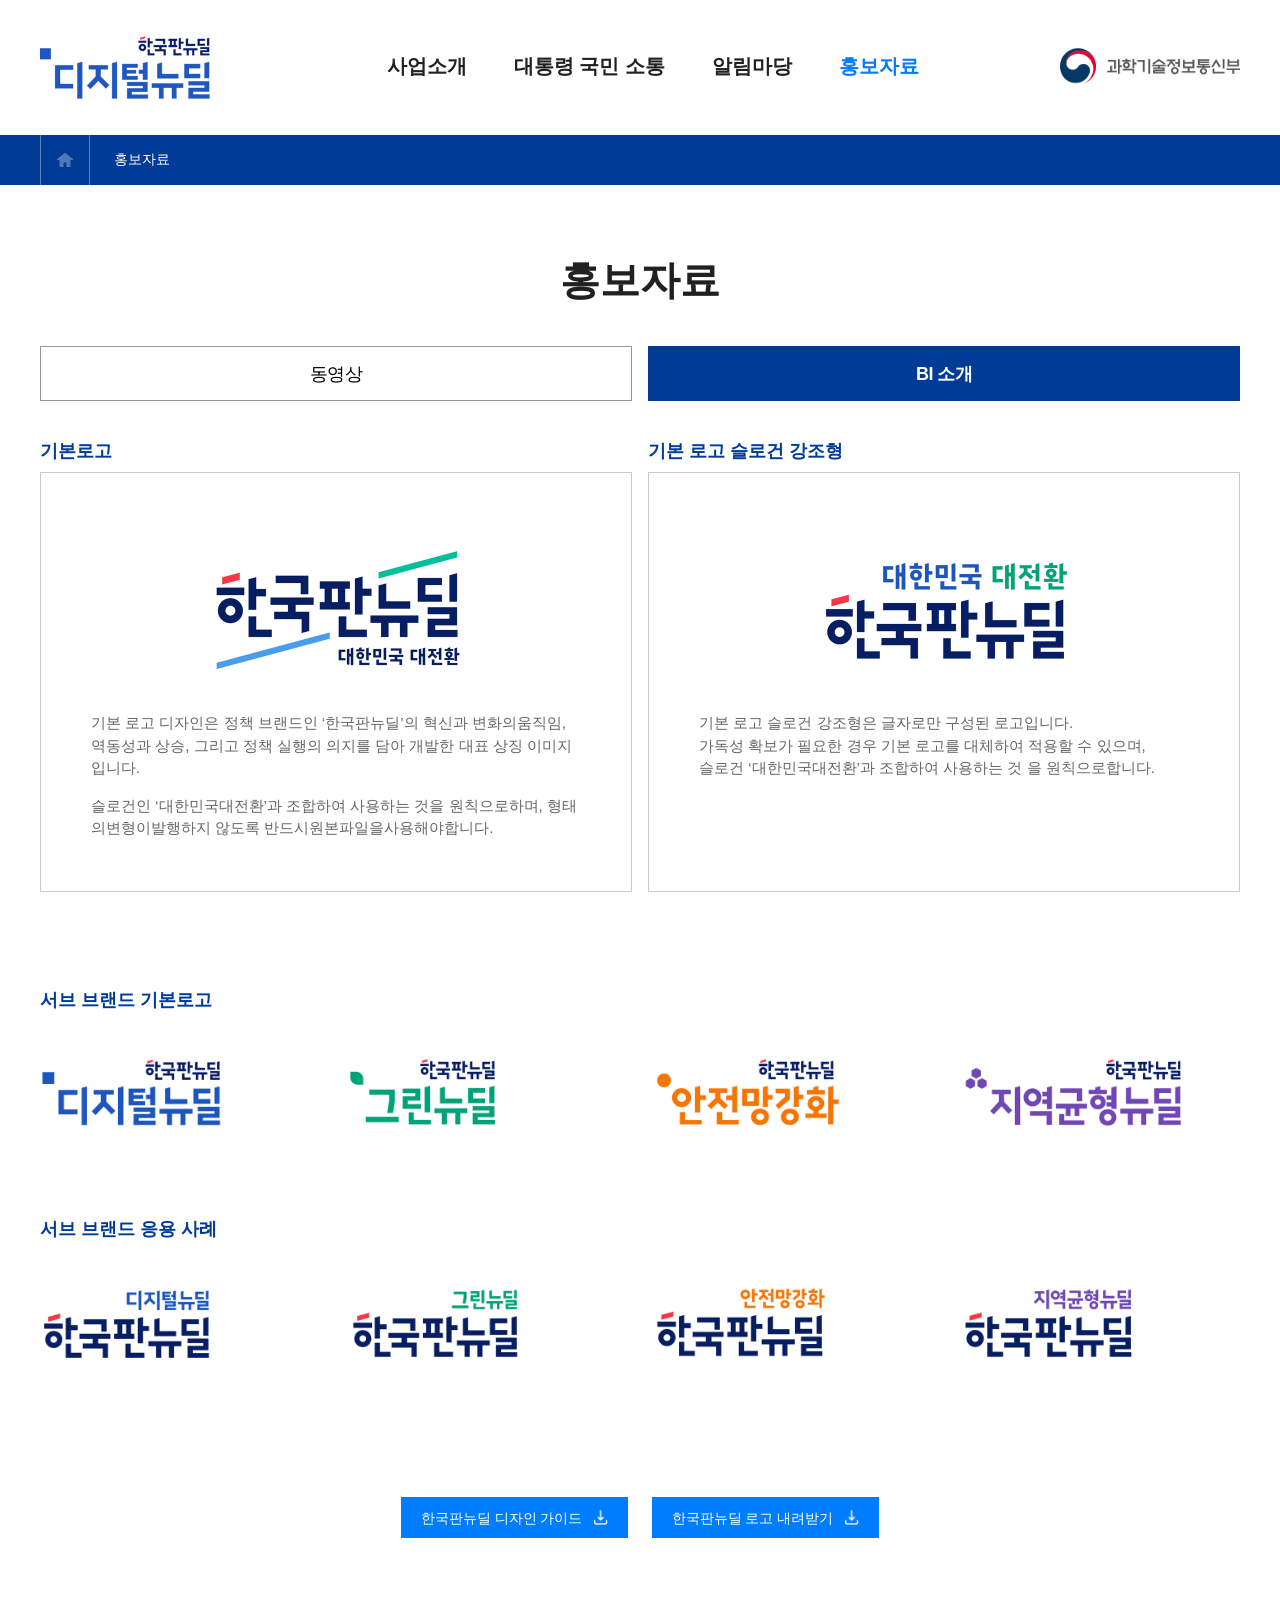
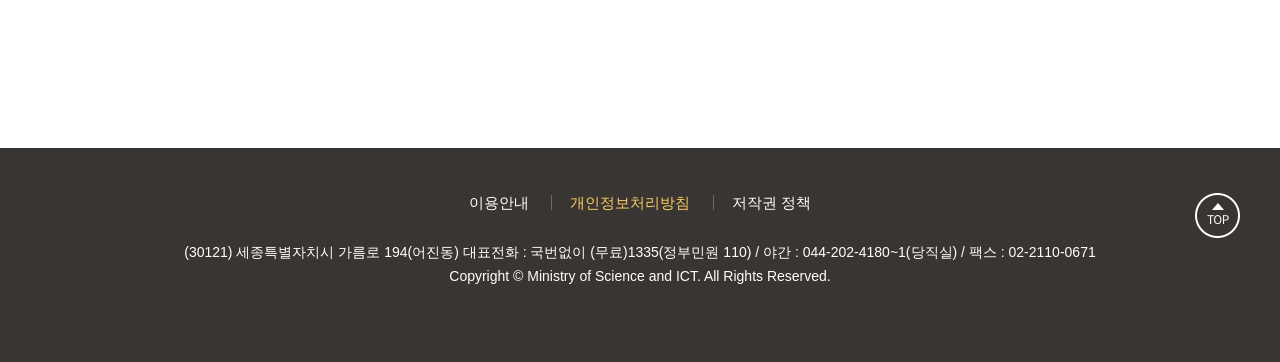
<file: bi.html>
<!doctype html>
<html lang="ko">
<head>
    <meta charset="UTF-8">
    <meta name="viewport" content="width=device-width, user-scalable=no, initial-scale=1.0, maximum-scale=1.0, minimum-scale=1.0">
    <meta http-equiv="X-UA-Compatible" content="ie=edge">
    <title>BI소개 - 디지털 뉴딜</title>
    <link rel="stylesheet" type="text/css" href="./asset/css/bootstrap.min.css">
    <link rel="stylesheet" type="text/css" href="./asset/css/style.css">
    <link rel="shortcut icon" type="image/x-icon" href="/favicon.ico?3">
    <script src="./asset/js/jquery-2.2.4.min.js"></script>
    <script src="./asset/js/ui.js"></script>
    <!-- Global site tag (gtag.js) - Google Analytics -->
    <script async src="https://www.googletagmanager.com/gtag/js?id=G-2LGJS4L4Q6"></script>
    <script>
        window.dataLayer = window.dataLayer || [];
        function gtag(){dataLayer.push(arguments);}
        gtag('js', new Date());
        gtag('config', 'G-2LGJS4L4Q6');
    </script>
</head>
<body>
<header id="header">
    <div class="wrap_center area_gnb">
        <h1>
            <a href=""><!-- [D] 홈으로 -->
                <img src="./asset/images/img_logo_v202012.png" alt="한국판뉴딜 디지털뉴딜 로고">
            </a>
        </h1>
        <button type="button" class="btn_drawer" aria-label="메뉴"></button>
        <nav id="nav">
            <button type="button" class="close" aria-label="닫기"></button>
            <a href="" class="logo"><!-- [D] 홈으로 -->
                <img src="./asset/images/img_logo_v202012.png" width="70" alt="한국판뉴딜 디지털뉴딜 로고">
            </a>
            <a href="" class="link">사업소개</a>
            <a href="" class="link">대통령 국민 소통</a>
            <a href="" class="link">알림마당</a>
            <a href="" class="link _active">홍보자료</a><!-- [D] 해당 페이지에서 _active 클래스 추가 -->
            <div class="relate">
                <a href="https://www.msit.go.kr/" target="_blank"><img src="./asset/images/img_logo_msit.png" class="msit" width="110" alt="과학기술정보통신부"></a>
            </div>
        </nav>
        <div class="area_relate">
            <a href="https://www.msit.go.kr/" target="_blank">
                <img src="./asset/images/img_logo_msit.png" class="msit" alt="과학기술정보통신부">
            </a>
        </div>
    </div>
</header>
<!-- // #header -->

<div id="content" tabindex="-1">
    <div class="location">
        <div class="wrap_center">
            <a href="javascript:;" class="home" aria-label="home"><span class="blind">홈</span></a><!-- [D] 메인페이지로 이동 -->
            <span class="text">홍보자료</span>
        </div>
    </div>
    <div class="wrap_center">
        <h2 class="tit_content">홍보자료</h2>

        <ul class="nav nav-tabs nav-space2" role="tablist">
            <li class="nav-item nav-half">
                <a class="nav-link" href="" role="tab" aria-selected="true">동영상</a>
            </li>
            <li class="nav-item nav-half">
                <a class="nav-link active" href="" role="tab" aria-selected="false">BI 소개<span class="blind">선택됨</span></a>
            </li>
        </ul>

        <div class="row row_16">
            <div class="col-sm">
                <h3 class="tit_h3">기본로고</h3>
                <div class="box_bi">
                    <div class="area_logo">
                        <img src="./asset/images/img_bi_1.png" class="img_1" alt="" />
                    </div>
                    <p class="txt">
                        기본 로고 디자인은 정책 브랜드인 ‘한국판뉴딜’의 혁신과 변화의움직임,<br />
                        역동성과 상승, 그리고 정책 실행의 의지를 담아 개발한 대표 상징 이미지입니다.
                    </p>
                    <p class="txt">
                        슬로건인 ‘대한민국대전환’과 조합하여 사용하는 것을 원칙으로하며,
                        형태의변형이발행하지 않도록 반드시원본파일을사용해야합니다.
                    </p>
                </div>
            </div>
            <div class="col-sm">
                <h3 class="tit_h3">기본 로고 슬로건 강조형</h3>
                <div class="box_bi">
                    <div class="area_logo">
                        <img src="./asset/images/img_bi_2.png" class="img_2" alt="" />
                    </div>
                    <p class="txt">
                        기본 로고 슬로건 강조형은 글자로만 구성된 로고입니다.<br />
                        가독성 확보가 필요한 경우 기본 로고를 대체하여 적용할 수 있으며,<br />
                        슬로건 ‘대한민국대전환’과 조합하여 사용하는 것 을 원칙으로합니다.
                    </p>
                </div>
            </div>
        </div><!-- // .row -->

        <h3 class="tit_h3 margin">서브 브랜드 기본로고</h3>
        <div class="row row_sub">
            <div class="col-sm">
                <div class="row area_sublogo">
                    <div class="col-sm">
                        <img src="./asset/images/img_bi_3.png" class="img_3" alt="" />
                    </div>
                    <div class="col-sm">
                        <img src="./asset/images/img_bi_4.png" class="img_4" alt="" />
                    </div>
                </div>
            </div>
            <div class="col-sm">
                <div class="row area_sublogo">
                    <div class="col-sm">
                        <img src="./asset/images/img_bi_5.png" class="img_5" alt="" />
                    </div>
                    <div class="col-sm">
                        <img src="./asset/images/img_bi_6.png" class="img_6" alt="" />
                    </div>
                </div>
            </div>
        </div><!-- // .row -->

        <h3 class="tit_h3 margin">서브 브랜드 응용 사례</h3>
        <div class="row row_sub">
            <div class="col-sm">
                <div class="row area_sublogo">
                    <div class="col-sm">
                        <img src="./asset/images/img_bi_7.png" class="img_7" alt="" />
                    </div>
                    <div class="col-sm">
                        <img src="./asset/images/img_bi_8.png" class="img_8" alt="" />
                    </div>
                </div>
            </div>
            <div class="col-sm">
                <div class="row area_sublogo">
                    <div class="col-sm">
                        <img src="./asset/images/img_bi_9.png" class="img_9" alt="" />
                    </div>
                    <div class="col-sm">
                        <img src="./asset/images/img_bi_10.png" class="img_10" alt="" />
                    </div>
                </div>
            </div>
        </div><!-- // .row -->

        <div class="area_download_button">
            <a href="" class="btn_m_blue_download">한국판뉴딜 디자인 가이드<i class="icon_downlad"></i></a>
            <a href="" class="btn_m_blue_download">한국판뉴딜 로고 내려받기<i class="icon_downlad"></i></a>
        </div>


    </div>
</div>
<!-- // #content -->

<footer id="footer">
    <div class="wrap_center">
        <button type="button" class="btn_top" aria-label="TOP"><span class="blind">맨위로 이동</span></button>
        <div class="area_list">
            <ul>
                <li><a href="https://www.msit.go.kr/web/msipContents/contents.do?mId=MTA3Mw==" target="_blank">이용안내</a></li>
                <li><a href="https://www.msit.go.kr/web/msipContents/contents.do?mId=MTA3NA==" class="yellow" target="_blank">개인정보처리방침</a></li>
                <li><a href="https://www.msit.go.kr/web/msipContents/contents.do?mId=MTA4NA==" target="_blank">저작권 정책</a></li>
            </ul>
        </div>
        <div class="area_address">
            <ul>
                <li>(30121) 세종특별자치시 가름로 194(어진동) 대표전화 : 국번없이 (무료)1335(정부민원 110)</li>
                <li>/ 야간 : 044-202-4180~1(당직실)</li>
                <li>/ 팩스 : 02-2110-0671</li>
                <li class="copyright">Copyright © Ministry of Science and ICT. All Rights Reserved.</li>
            </ul>
        </div>
    </div>
</footer>

<script>
    $(function() {
        $('.area_content a[target="_self"]').addClass('link').attr('target','_blank');
    });
</script>
</body>
</html>
</file>
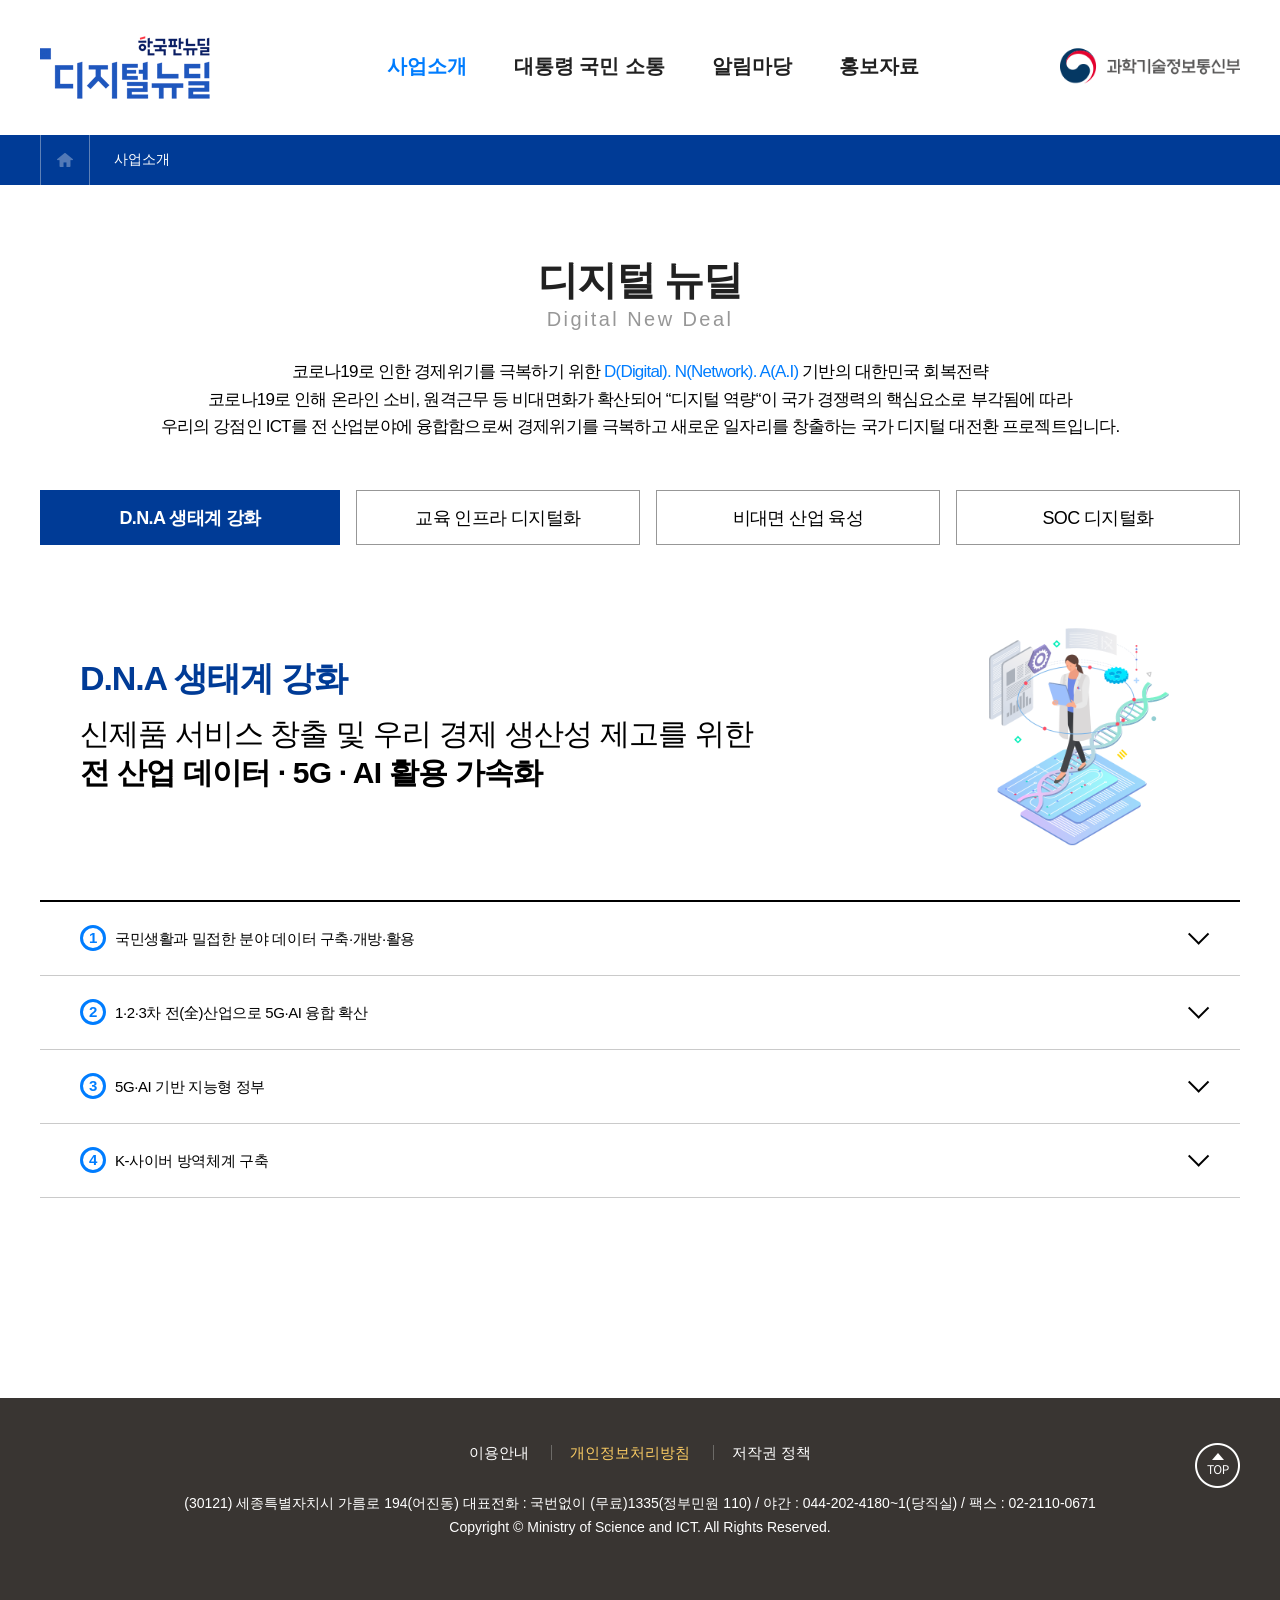
<file: introduce.html>
<!doctype html>
<html lang="ko">
<head>
    <meta charset="UTF-8">
    <meta name="viewport" content="width=device-width, user-scalable=no, initial-scale=1.0, maximum-scale=1.0, minimum-scale=1.0">
    <meta http-equiv="X-UA-Compatible" content="ie=edge">
    <title>사업소개 - 디지털 뉴딜</title>
    <link rel="stylesheet" type="text/css" href="./asset/css/bootstrap.min.css">
    <link rel="stylesheet" type="text/css" href="./asset/css/style.css">
    <link rel="shortcut icon" type="image/x-icon" href="/favicon.ico?3">
    <script src="./asset/js/jquery-2.2.4.min.js"></script>
    <script src="./asset/js/popper.min.js"></script>
    <script src="./asset/js/bootstrap.min.js"></script>
    <script src="./asset/js/ui.js"></script>
    <!-- Global site tag (gtag.js) - Google Analytics -->
    <script async src="https://www.googletagmanager.com/gtag/js?id=G-2LGJS4L4Q6"></script>
    <script>
        window.dataLayer = window.dataLayer || [];
        function gtag(){dataLayer.push(arguments);}
        gtag('js', new Date());
        gtag('config', 'G-2LGJS4L4Q6');
    </script>
</head>
<body>
<div id="skipnavigation">
    <ul>
        <li><a href="#content">본문 바로가기</a></li>
    </ul>
</div>
<header id="header">
    <div class="wrap_center area_gnb">
        <h1>
            <a href=""><!-- [D] 홈으로 -->
                <img src="./asset/images/img_logo_v202012.png" alt="한국판뉴딜 디지털뉴딜 로고">
            </a>
        </h1>
        <button type="button" class="btn_drawer" aria-label="메뉴"></button>
        <nav id="nav">
            <button type="button" class="close" aria-label="닫기"></button>
            <a href="" class="logo"><!-- [D] 홈으로 -->
                <img src="./asset/images/img_logo_v202012.png" width="70" alt="한국판뉴딜 디지털뉴딜 로고">
            </a>
            <a href="" class="link _active">사업소개</a><!-- [D] 해당 페이지에서 _active 클래스 추가 -->
            <a href="" class="link">대통령 국민 소통</a>
            <a href="" class="link">알림마당</a>
            <a href="" class="link">홍보자료</a>
            <div class="relate">
                <a href="https://www.msit.go.kr/" target="_blank"><img src="./asset/images/img_logo_msit.png" class="msit" width="110" alt="과학기술정보통신부"></a>
            </div>
        </nav>
        <div class="area_relate">
            <a href="https://www.msit.go.kr/" target="_blank">
                <img src="./asset/images/img_logo_msit.png" class="msit" alt="과학기술정보통신부">
            </a>
        </div>
    </div>
</header>
<!-- // #header -->

<div id="content" tabindex="-1">
    <div class="location">
        <div class="wrap_center">
            <a href="javascript:;" class="home" aria-label="home"><span class="blind">홈</span></a><!-- [D] 메인페이지로 이동 -->
            <span class="text">사업소개</span>
        </div>
    </div>
    <div class="wrap_center">
        <div class="area_tit">
            <h2 class="tit">디지털 뉴딜</h2>
            <p class="tit_sub">Digital New Deal</p>
            <p class="txt break">
                코로나19로 인한 경제위기를 극복하기 위한 <span class="font_blue">D(Digital). N(Network). A(A.I)</span> 기반의 대한민국 회복전략<br>
                코로나19로 인해 온라인 소비, 원격근무 등 비대면화가 확산되어 “디지털 역량“이 국가 경쟁력의 핵심요소로 부각됨에 따라<br>
                우리의 강점인 ICT를 전 산업분야에 융합함으로써 경제위기를 극복하고 새로운 일자리를 창출하는 국가 디지털 대전환 프로젝트입니다.
            </p>
        </div>

        <ul class="nav nav-tabs" id="myTab" role="tablist">
            <li class="nav-item nav-item-01">
                <a class="nav-link active" data-toggle="tab" href="#tab_1" role="tab" aria-selected="true">D.N.A 생태계 강화<span class="blind">선택됨</span></a>
            </li>
            <li class="nav-item nav-item-02">
                <a class="nav-link" data-toggle="tab" href="#tab_2" role="tab" aria-selected="false">교육 인프라 디지털화</a>
            </li>
            <li class="nav-item nav-item-03">
                <a class="nav-link" data-toggle="tab" href="#tab_3" role="tab" aria-selected="false">비대면 산업 육성</a>
            </li>
            <li class="nav-item nav-item-04">
                <a class="nav-link" data-toggle="tab" href="#tab_4" role="tab" aria-selected="false">SOC 디지털화</a>
            </li>
        </ul>
        <div class="tab-content">
            <div class="tab-pane fade show active" id="tab_1" role="tabpanel">
                <div class="box_intro slider_l slider_long box_l">
                    <div class="bg1">
                        <div class="inner">
                            <h3>D.N.A 생태계 강화</h3>
                            <p class="txt" style="display: none">
                                디지털 신제품 서비스 창출 및 우리경제의 생산성 제고를 위해<br />
                                전 산업의 데이터 5G, AI 융합을 가속화
                            </p>
                            <p class="txt">
                                신제품 서비스 창출 및 우리 경제 생산성 제고를 위한<br />
                                <strong>전 산업 데이터 &middot; 5G &middot; AI 활용 가속화</strong>
                            </p>
                        </div>
                    </div>
                </div><!-- // .box_intro -->

                <div class="accordion" id="accordion_1">
                    <div>
                        <button type="button" class="btn_num no1" data-toggle="collapse" data-target="#collapseOne" aria-expanded="false">국민생활과 밀접한 분야 데이터 구축&middot;개방&middot;활용</button>
                        <div id="collapseOne" class="collapse" data-parent="#accordion_1">
                            <div class="box_list">
                                <ul class="list_dash">
                                    <li><a href="#" data-toggle="modal" data-target="#modal_1">공공데이터 개방, 공동 빅데이터 분석 시스템 구축</a></li>
                                    <li><a href="#" data-toggle="modal" data-target="#modal_2">제조 데이터 수집·분석, AI 전문인력 네트워크 지원</a></li>
                                    <li><a href="#" data-toggle="modal" data-target="#modal_3">소재 연구데이터 플랫폼 구축</a></li>
                                    <li><a href="#" data-toggle="modal" data-target="#modal_4">바이오 빅데이터 조기 구축</a></li>
                                    <li><a href="#" data-toggle="modal" data-target="#modal_5">공공기관 의료데이터 활용 개방형 플랫폼 확대 개편</a></li>
                                    <li><a href="#" data-toggle="modal" data-target="#modal_6">바이오 연구데이터 수집·제공, 바이오 데이터 관리 인력 양성</a></li>
                                    <li><a href="#" data-toggle="modal" data-target="#modal_7">한국어-외국어·점자 말뭉치 빅데이터 구축</a></li>
                                    <li><a href="#" data-toggle="modal" data-target="#modal_8">관광 빅데이터 구축·분석</a></li>
                                    <li><a href="#" data-toggle="modal" data-target="#modal_9">축산업 정보 연계·통합관리 플랫폼 구축</a></li>
                                    <li><a href="#" data-toggle="modal" data-target="#modal_10">119빅데이터 운영·분석</a></li>
                                    <li><a href="#" data-toggle="modal" data-target="#modal_11">데이터 경제 활성화를 위한 법적 기반 마련 및 제도 개선 I</a></li>
                                    <li><a href="#" data-toggle="modal" data-target="#modal_11_1">데이터 경제 활성화를 위한 법적 기반 마련 및 제도 개선 II</a></li>
                                    <li><a href="#" data-toggle="modal" data-target="#modal_12">마이데이터 활용 활성화</a></li>
                                    <li><a href="#" data-toggle="modal" data-target="#modal_13">빅데이터 플랫폼 추가 구축</a></li>
                                    <li><a href="#" data-toggle="modal" data-target="#modal_14">바우처 제공 등 데이터 거래·유통 활성화</a></li>
                                    <li><a href="#" data-toggle="modal" data-target="#modal_15">데이터 플랫폼 연계, 데이터 거래 가이드라인 마련</a></li>
                                    <li><a href="#" data-toggle="modal" data-target="#modal_16">AI 학습용 데이터 구축</a></li>
                                    <li><a href="#" data-toggle="modal" data-target="#modal_17">AI 학습용 데이터 가공 바우처 제공</a></li>
                                    <li><a href="#" data-toggle="modal" data-target="#modal_18">디지털집현전 통합 플랫폼 구축</a></li>
                                </ul>
                            </div><!--// .box_list -->
                        </div><!--// .collapse -->
                    </div>

                    <div>
                        <button type="button" class="btn_num no2" data-toggle="collapse" data-target="#collapseTwo" aria-expanded="false">1&middot;2&middot;3차 전(全)산업으로 5G&middot;AI 융합 확산</button>
                        <div id="collapseTwo" class="collapse" data-parent="#accordion_1">
                            <div class="box_list">
                                <ul class="list_dash">
                                    <li><a href="#" data-toggle="modal" data-target="#modal_19">공연·관광 등 실감콘텐츠 제작 및‘XR 융합 프로젝트’추진</a></li>
                                    <li><a href="#" data-toggle="modal" data-target="#modal_20">스마트 박물관·미술관 구축, 예술·음악 등 융합서비스 개발지원</a></li>
                                    <li><a href="#" data-toggle="modal" data-target="#modal_21">자율주행기술 개발, 테스트베드 고도화, 모빌리티서비스 실증 I</a></li>
                                    <li><a href="#" data-toggle="modal" data-target="#modal_21_1">자율주행기술 개발, 테스트베드 고도화, 모빌리티서비스 실증 II</a></li>
                                    <li><a href="#" data-toggle="modal" data-target="#modal_22">자율운항선박 핵심기술 개발·검증·실증 추진</a></li>
                                    <li><a href="#" data-toggle="modal" data-target="#modal_23">5G 비대면 융합서비스 모델 개발 및 공공선도 적용</a></li>
                                    <li><a href="#" data-toggle="modal" data-target="#modal_24">스마트공장 보급 및 로봇설비 구축지원</a></li>
                                    <li><a href="#" data-toggle="modal" data-target="#modal_25">스마트공장 도입 자금·보증</a></li>
                                    <li><a href="#" data-toggle="modal" data-target="#modal_26">지능형 건축설계</a></li>
                                    <li><a href="#" data-toggle="modal" data-target="#modal_27">스마트건설기술 개발</a></li>
                                    <li><a href="#" data-toggle="modal" data-target="#modal_28">AI 홈서비스 보급</a></li>
                                    <li><a href="#" data-toggle="modal" data-target="#modal_29">첨단제조로봇 실증장비 구축, 수요 맞춤형 AI로봇 개발·보급</a></li>
                                    <li><a href="#" data-toggle="modal" data-target="#modal_30">AI 기반 중환자 모니터링시스템 구축</a></li>
                                    <li><a href="#" data-toggle="modal" data-target="#modal_31">스포츠 AI코칭서비스 개발 및 온라인 미디어 예술활동 지원 등</a></li>
                                    <li><a href="#" data-toggle="modal" data-target="#modal_32">농업현장 실증 고도화, 차세대 융합·원천기술 개발, 첨단 무인자동화 농업시범단지 조성</a></li>
                                    <li><a href="#" data-toggle="modal" data-target="#modal_33">양식클러스터 조성, 혁신기술 개발 및 청정어장 재생</a></li>
                                    <li><a href="#" data-toggle="modal" data-target="#modal_34">‘AI+X 7대 프로젝트’추진</a></li>
                                    <li><a href="#" data-toggle="modal" data-target="#modal_35">ICT 기반 환경영향평가 기술개발사업</a></li>
                                    <li><a href="#" data-toggle="modal" data-target="#modal_36">실전형 과학화훈련장 구축 및 가상 교육·훈련체계로 전환</a></li>
                                    <li><a href="#" data-toggle="modal" data-target="#modal_37">AI 윤리기준 수립, 포괄적 네거티브 규제 로드맵 마련 및 법제 정비</a></li>
                                    <li><a href="#" data-toggle="modal" data-target="#modal_38">비대면 스타트업·벤처 발굴·지원 디지털 혁신기업 육성 추진</a></li>
                                    <li><a href="#" data-toggle="modal" data-target="#modal_39">스마트 대한민국 펀드 조성</a></li>
                                    <li><a href="#" data-toggle="modal" data-target="#modal_40">비대면 제품·서비스, 디지털 인프라 분야 우대보증</a></li>
                                    <li><a href="#" data-toggle="modal" data-target="#modal_41">데이터 기반 혁신창업 및 스타트업 맞춤형 지원 강화</a></li>
                                    <li><a href="#" data-toggle="modal" data-target="#modal_42">6G 통신 핵심기술 개발 지원</a></li>
                                    <li><a href="#" data-toggle="modal" data-target="#modal_43">차세대 AI 등 AI 핵심원천 기술개발</a></li>
                                    <li><a href="#" data-toggle="modal" data-target="#modal_44">차세대 지능형 반도체 기술개발</a></li>
                                    <li><a href="#" data-toggle="modal" data-target="#modal_45">홀로그램 기술개발</a></li>
                                    <li><a href="#" data-toggle="modal" data-target="#modal_46">비대면 및 MEC 기술개발</a></li>
                                    <li><a href="#" data-toggle="modal" data-target="#modal_47">AI 솔루션 구매 바우처 제공</a></li>
                                    <li><a href="#" data-toggle="modal" data-target="#modal_48">데이터·AI 기반 R&D 지원</a></li>
                                    <li><a href="#" data-toggle="modal" data-target="#modal_49">스마트서비스 솔루션 구축</a></li>
                                    <li><a href="#" data-toggle="modal" data-target="#modal_50">중소기업 혁신기술 개발 지원</a></li>
                                    <li><a href="#" data-toggle="modal" data-target="#modal_51">디지털 금융산업 및 혁신사업자 육성</a></li>
                                    <li><a href="#" data-toggle="modal" data-target="#modal_52">디지털금융 이용자 보호체계 확립</a></li>
                                    <li><a href="#" data-toggle="modal" data-target="#modal_53">디지털금융거래 인프라 구축</a></li>
                                    <li><a href="#" data-toggle="modal" data-target="#modal_54">디지털 금융보안 강화</a></li>
                                </ul>
                            </div>
                        </div>
                    </div>

                    <div>
                        <button type="button" class="btn_num no3" data-toggle="collapse" data-target="#collapseThree" aria-expanded="false">5G&middot;AI 기반 지능형 정부</button>
                        <div id="collapseThree" class="collapse" data-parent="#accordion_1">
                            <div class="box_list">
                                <ul class="list_dash">
                                    <li><a href="#" data-toggle="modal" data-target="#modal_55">모바일 신분증 등 All-Digital 민원처리 구현</a></li>
                                    <li><a href="#" data-toggle="modal" data-target="#modal_56">부동산 종합공부시스템, 건축물 생애이력 관리</a></li>
                                    <li><a href="#" data-toggle="modal" data-target="#modal_57">국가보조금 맞춤형 안내, 지능형 연금복지 통합 플랫폼 등 시스템 구축·고도화</a></li>
                                    <li><a href="#" data-toggle="modal" data-target="#modal_58">차세대자동차관리정보시스템 구축, 국토교통 데이터 활용 기반 마련, 교통안전정보관리시스템 고도화</a></li>
                                    <li><a href="#" data-toggle="modal" data-target="#modal_59">국가 지진정보 통합관리를 통한 지진조기경보체계 개선 및 기상빅데이터 기반 기상융합서비스 개발</a></li>
                                    <li><a href="#" data-toggle="modal" data-target="#modal_60">블록체인 시범사업 추진</a></li>
                                    <li><a href="#" data-toggle="modal" data-target="#modal_61">블록체인 확산사업 추진</a></li>
                                    <li><a href="#" data-toggle="modal" data-target="#modal_62">5G기반 정부업무망 고도화</a></li>
                                    <li><a href="#" data-toggle="modal" data-target="#modal_63">5G 인프라 민간투자 확대 인센티브 마련</a></li>
                                    <li><a href="#" data-toggle="modal" data-target="#modal_64">행정‧공공기관 정보시스템 클라우드 전면 전환</a></li>
                                    <li><a href="#" data-toggle="modal" data-target="#modal_65">클라우드 서비스 개발 지원</a></li>
                                    <li><a href="#" data-toggle="modal" data-target="#modal_66">중소기업에 클라우드 바우처 제공</a></li>
                                    <li><a href="#" data-toggle="modal" data-target="#modal_67">국립중앙도서관 소장물 디지털 DB 구축</a></li>
                                    <li><a href="#" data-toggle="modal" data-target="#modal_68">국제 학술저널 구독 확대</a></li>
                                    <li><a href="#" data-toggle="modal" data-target="#modal_69">디지털서비스 전문계약 제도 도입</a></li>
                                </ul>
                            </div>
                        </div>
                    </div>

                    <div>
                        <button type="button" class="btn_num no4" data-toggle="collapse" data-target="#collapseFour" aria-expanded="false">K-사이버 방역체계 구축</button>
                        <div id="collapseFour" class="collapse" data-parent="#accordion_1">
                            <div class="box_list">
                                <ul class="list_dash">
                                    <li><a href="#" data-toggle="modal" data-target="#modal_70">중소기업 보안 컨설팅 및 보안 제품·서비스 지원</a></li>
                                    <li><a href="#" data-toggle="modal" data-target="#modal_71">보안 위협정보 탐지 및 빅데이터 분석 시스템 구축·운영</a></li>
                                    <li><a href="#" data-toggle="modal" data-target="#modal_72">정보보호 관리체계(ISMS) 인증제 운영 내실화</a></li>
                                    <li><a href="#" data-toggle="modal" data-target="#modal_73">중소기업 서비스(웹사이트) SW 보안진단 및 기술지원</a></li>
                                    <li><a href="#" data-toggle="modal" data-target="#modal_74">개방형 보안취약점 분석플랫폼 구축</a></li>
                                    <li><a href="#" data-toggle="modal" data-target="#modal_75">민간 전문가 활용 SW보안 취약점 발굴·신고 체계 활성화</a></li>
                                    <li><a href="#" data-toggle="modal" data-target="#modal_76">개인용 PC의 보안진단·점검 지원</a></li>
                                    <li><a href="#" data-toggle="modal" data-target="#modal_77">공공·민간서비스 시스템(SW) 선제 점검</a></li>
                                    <li><a href="#" data-toggle="modal" data-target="#modal_78">주요 웹사이트 심층 보안모니터링 실시</a></li>
                                    <li><a href="#" data-toggle="modal" data-target="#modal_79">4대 분야 보안기술 적용 시범사업 추진</a></li>
                                    <li><a href="#" data-toggle="modal" data-target="#modal_80">AI 보안 유망기업 발굴 및 사업화 지원</a></li>
                                    <li><a href="#" data-toggle="modal" data-target="#modal_81">5대 분야별 보안모델 현장 배포 및 ‘보안리빙랩’ 운영 고도화</a></li>
                                    <li><a href="#" data-toggle="modal" data-target="#modal_82">양자암호통신 인프라 구축</a></li>
                                    <li><a href="#" data-toggle="modal" data-target="#modal_83">IoT 제품 공공구매 촉진 및 보안인증 취득 지원</a></li>
                                </ul>
                            </div>
                        </div>
                    </div>
                </div><!-- // .accordion -->
            </div><!-- // .tab-pane -->

            <div class="tab-pane fade" id="tab_2" role="tabpanel">
                <div class="box_intro slider_l slider_long box_l">
                    <div class="bg2">
                        <div class="inner">
                            <h3>교육 인프라 디지털화</h3>
                            <p class="txt" style="display: none">
                                전국 초중고 &middot; 대학 &middot; 직업훈련기관의 온/온프라인<br />
                                융합학습 환경조성을 위해<br />디지털 인프라 기반 구축 및<br />
                                교육콘텐츠 확충 추진
                            </p>
                            <p class="txt">
                                전국 초중고 &middot; 대학 &middot; 직업훈련기관의<br />
                                온-오프라인 융합학습 환경조성을 위해<br />
                                <strong>디지털 인프라 기반 구축 및 교육콘텐츠 확충 추진</strong>
                            </p>
                        </div>
                    </div>
                </div><!-- // .box_intro -->

                <div class="accordion" id="accordion_2">
                    <div>
                        <button type="button" class="btn_num no5" data-toggle="collapse" data-target="#collapseFive" aria-expanded="false">모든 초중고에 디지털 기반 교육 인프라 조성</button>
                        <div id="collapseFive" class="collapse" data-parent="#accordion_2">
                            <div class="box_list">
                                <ul class="list_dash">
                                    <li><a href="#" data-toggle="modal" data-target="#modal_84">초중교 교실 고성능 WiFi 구축</a></li>
                                    <li><a href="#" data-toggle="modal" data-target="#modal_85">교원 노후 PC 교체</a></li>
                                    <li><a href="#" data-toggle="modal" data-target="#modal_86">온라인 교과서 시범사업 운영(교육용 태블릿 PC 지원)</a></li>
                                    <li><a href="#" data-toggle="modal" data-target="#modal_87">자율적 온라인 교과서 채택 단계적 허용</a></li>
                                    <li><a href="#" data-toggle="modal" data-target="#modal_88">K-에듀 통합 플랫폼 구축</a></li>
                                    <li><a href="#" data-toggle="modal" data-target="#modal_89">공공 온라인학습관리시스템(LMS) 고도화</a></li>
                                    <li><a href="#" data-toggle="modal" data-target="#modal_90">초중등 원격수업의 정규수업 인정 근거 강화</a></li>
                                    <li><a href="#" data-toggle="modal" data-target="#modal_91">원격수업 운영제도 기반 마련</a></li>
                                    <li><a href="#" data-toggle="modal" data-target="#modal_92">(가칭) 원격교육기본법 제정 추진</a></li>
                                    <li><a href="#" data-toggle="modal" data-target="#modal_93">학교의 저작물 이용범위 확대 기반 마련</a></li>
                                    <li><a href="#" data-toggle="modal" data-target="#modal_94">학교 간 온라인 공동교육과정 활성화</a></li>
                                    <li><a href="#" data-toggle="modal" data-target="#modal_95">‘학교복합시설 운영·관리 가이드라인’ 마련</a></li>
                                </ul>
                            </div><!--// .box_list -->
                        </div><!--// .collapse -->
                    </div>

                    <div>
                        <button type="button" class="btn_num no6" data-toggle="collapse" data-target="#collapseSix" aria-expanded="false">전국 대학 &middot; 직업훈련기관 온라인 교육 강화</button>
                        <div id="collapseSix" class="collapse" data-parent="#accordion_2">
                            <div class="box_list">
                                <ul class="list_dash">
                                    <li><a href="#" data-toggle="modal" data-target="#modal_96">국립대학 정보통신(ICT) 고도화</a></li>
                                    <li><a href="#" data-toggle="modal" data-target="#modal_97">대학 원격교육지원센터 지정·운영</a></li>
                                    <li><a href="#" data-toggle="modal" data-target="#modal_98">국․공립 교원양성대학 미래교육센터 설치</a></li>
                                    <li><a href="#" data-toggle="modal" data-target="#modal_99">대학의 원격수업 제한 비율 폐지 및 이수학점 상한 완화</a></li>
                                    <li><a href="#" data-toggle="modal" data-target="#modal_100">한국형 온라인 공개강좌(K-MOOC) 우수콘텐츠 확대 및 운영체계 혁신 K-MOOC 플랫폼 강좌 유료서비스 도입</a></li>
                                    <li><a href="#" data-toggle="modal" data-target="#modal_101">공공 스마트 직업훈련 플랫폼(STEP) 고도화 및 콘텐츠 확대</a></li>
                                    <li><a href="#" data-toggle="modal" data-target="#modal_102">민간 직업훈련기관 교육과정 온라인 전환 촉진</a></li>
                                    <li><a href="#" data-toggle="modal" data-target="#modal_103">온라인교육 매치업(Match業) 교육과정 확대</a></li>
                                </ul>
                            </div><!--// .box_list -->
                        </div><!--// .collapse -->
                    </div>
                </div><!--// .accordion -->
            </div>

            <div class="tab-pane fade" id="tab_3" role="tabpanel">
                <div class="box_intro slider_l slider_long box_l">
                    <div class="bg3">
                        <div class="inner">
                            <h3>비대면 산업 육성</h3>
                            <p class="txt" style="display: none">
                                의료 &middot; 근무 &middot; 비즈니스 등 국민생활과 밀접한 분야의 비대면 인프라<br />
                                구축을 통해 비대면 산업이 성장할 수 있는 토대 마련
                            </p>
                            <p class="txt">
                                안전하고 편리한 국민생활을 위한<br />
                                <strong>SOC 핵심 인프라 디지털화, 도시 &middot; 산단 &middot; 물류 등 스마트화</strong>
                            </p>
                        </div>
                    </div>
                </div><!-- // .box_intro -->

                <div class="accordion" id="accordion_3">
                    <div>
                        <button type="button" class="btn_num no7" data-toggle="collapse" data-target="#collapseSeven" aria-expanded="false">스마트 의료 및 돌봄 인프라 구축</button>
                        <div id="collapseSeven" class="collapse" data-parent="#accordion_3">
                            <div class="box_list">
                                <ul class="list_dash">
                                    <li><a href="#" data-toggle="modal" data-target="#modal_104">디지털 기반 스마트 의료 인프라 구축(스마트병원)</a></li>
                                    <li><a href="#" data-toggle="modal" data-target="#modal_105">호흡기전담클리닉 설치 및 화상진료장비 지원</a></li>
                                    <li><a href="#" data-toggle="modal" data-target="#modal_106">AI 정밀진단 SW 개발·실증</a></li>
                                    <li><a href="#" data-toggle="modal" data-target="#modal_107">전자의무기록(EMR) 프로그램 표준화 지원</a></li>
                                    <li><a href="#" data-toggle="modal" data-target="#modal_108">맞춤형 건강관리서비스 제공 보건소 모바일 헬스케어 확대</a></li>
                                    <li><a href="#" data-toggle="modal" data-target="#modal_109">경증만성질환자 대상 웨어러블기기 보급 및 질환관리</a></li>
                                    <li><a href="#" data-toggle="modal" data-target="#modal_110">건강취약계층 IoT ·AI 활용 디지털 돌봄 시범사업 추진</a></li>
                                    <li><a href="#" data-toggle="modal" data-target="#modal_111">어르신·장애인을 위한 돌봄로봇 4종 개발</a></li>
                                    <li><a href="#" data-toggle="modal" data-target="#modal_112">비대면의료 제도화 추진</a></li>
                                    <li><a href="#" data-toggle="modal" data-target="#modal_113">재택의료 건강보험 수가 시범사업 확대</a></li>
                                    <li><a href="#" data-toggle="modal" data-target="#modal_114">혁신의료기술 평가 대상 확대</a></li>
                                    <li><a href="#" data-toggle="modal" data-target="#modal_115">재외국민 대상 비대면 진료특례 적용</a></li>
                                </ul>
                            </div><!--// .box_list -->
                        </div><!--// .collapse -->
                    </div>

                    <div>
                        <button type="button" class="btn_num no8" data-toggle="collapse" data-target="#collapseEight" aria-expanded="false">중소기업 원격근무 확산</button>
                        <div id="collapseEight" class="collapse" data-parent="#accordion_3">
                            <div class="box_list">
                                <ul class="list_dash">
                                    <li><a href="#" data-toggle="modal" data-target="#modal_116">중소기업 대상 원격근무 솔루션 바우처 지원</a></li>
                                    <li><a href="#" data-toggle="modal" data-target="#modal_117">중소벤처기업 밀집 주요거점에 공동활용 화상회의실 구축</a></li>
                                    <li><a href="#" data-toggle="modal" data-target="#modal_118">(가칭)재택·원격근무 가이드라인 제정</a></li>
                                    <li><a href="#" data-toggle="modal" data-target="#modal_119">공공부문 표준 원격근무 가이드라인 제정</a></li>
                                    <li><a href="#" data-toggle="modal" data-target="#modal_120">디지털 워크 기술개발 지원</a></li>
                                </ul>
                            </div><!--// .box_list -->
                        </div><!--// .collapse -->
                    </div>

                    <div>
                        <button type="button" class="btn_num no8" data-toggle="collapse" data-target="#collapseNine" aria-expanded="false">소상공인 온라인 비즈니스 지원</button>
                        <div id="collapseNine" class="collapse" data-parent="#accordion_3">
                            <div class="box_list">
                                <ul class="list_dash">
                                    <li><a href="#" data-toggle="modal" data-target="#modal_121">소상공인 온라인 시장 진출 지원</a></li>
                                    <li><a href="#" data-toggle="modal" data-target="#modal_122">소상공인 대상 구독경제 시범사업 추진</a></li>
                                    <li><a href="#" data-toggle="modal" data-target="#modal_123">스마트기술 적용 소상공인 상점·공방 구축</a></li>
                                    <li><a href="#" data-toggle="modal" data-target="#modal_124">소상공인 대상 상권정보시스템 고도화</a></li>
                                </ul>
                            </div><!--// .box_list -->
                        </div><!--// .collapse -->
                    </div>
                </div><!--// .accordion -->
            </div>
            <div class="tab-pane fade" id="tab_4" role="tabpanel">
                <div class="box_intro slider_l slider_long box_l">
                    <div class="bg4">
                        <div class="inner">
                            <h3>SOC 디지털화</h3>
                            <p class="txt" style="display:none;">
                                안전하고 편리한 국민생활을 위한 SOC핵심 인프라 디지털화와<br />
                                도시 &middot; 산단 &middot; 물류 등 스마트화로 인한 연관 산업경쟁력 제고
                            </p>
                            <p class="txt">
                                의료 &middot; 근무 &middot; 직업훈련 등 국민생활과 밀접한 분야의<br />
                                비대면 인프라 구축을 통해<br />
                                <strong>비대면 산업이 성장할 수 있는 토대 마련</strong>
                            </p>
                        </div>
                    </div>
                </div><!-- // .box_intro -->

                <div class="accordion" id="accordion_4">
                    <div>
                        <button type="button" class="btn_num no10" data-toggle="collapse" data-target="#collapseTen" aria-expanded="false">스마트 의료 및 돌봄 인프라 구축</button>
                        <div id="collapseTen" class="collapse" data-parent="#accordion_4">
                            <div class="box_list">
                                <ul class="list_dash">
                                    <li><a href="#" data-toggle="modal" data-target="#modal_125">차세대지능형교통시스템(C-ITS) 구축</a></li>
                                    <li><a href="#" data-toggle="modal" data-target="#modal_126">자율차 제작ㆍ성능검증․보험 및 보안체계 마련</a></li>
                                    <li><a href="#" data-toggle="modal" data-target="#modal_127">IoT센서 설치 및 철도무선망 구축, 선로무인검측시스템 도입</a></li>
                                    <li><a href="#" data-toggle="modal" data-target="#modal_128">공항에 비대면 생체인식시스템 조기 구축</a></li>
                                    <li><a href="#" data-toggle="modal" data-target="#modal_129">원거리 도서지역 국가어항에 스마트 기술을 활용한   유지관리 체계 시범 구축·운영</a></li>
                                    <li><a href="#" data-toggle="modal" data-target="#modal_130">수치표고모형 구축 및 고해상도 영상지도 작성</a></li>
                                    <li><a href="#" data-toggle="modal" data-target="#modal_131">차량 자율주행 핵심 인프라인 정밀도로지도 구축</a></li>
                                    <li><a href="#" data-toggle="modal" data-target="#modal_132">지하구조물의 3D 통합지도 마련 등 지능형 관리시스템 구축</a></li>
                                    <li><a href="#" data-toggle="modal" data-target="#modal_133">항만 물류 자동화 테스트베드 등 디지털관리체계 구축</a></li>
                                    <li><a href="#" data-toggle="modal" data-target="#modal_134">정보 활용·보호간 균형잡힌 보안관리기준 마련</a></li>
                                    <li><a href="#" data-toggle="modal" data-target="#modal_135">정밀도로지도 제작용 점군데이터의 온라인 제공 허용</a></li>
                                    <li><a href="#" data-toggle="modal" data-target="#modal_136">국가하천 배수시설 자동․원격제어 시스템 조기구축 및 실시간 모니터링 체계 구축</a></li>
                                    <li><a href="#" data-toggle="modal" data-target="#modal_137">국가관리 저수지 원격 수문제어 시스템 구축 및 계측기 설치</a></li>
                                    <li><a href="#" data-toggle="modal" data-target="#modal_138">국가관리댐 스마트 안전관리체계 구축</a></li>
                                    <li><a href="#" data-toggle="modal" data-target="#modal_139">재해위험지역 조기경보 시스템 구축</a></li>
                                    <li><a href="#" data-toggle="modal" data-target="#modal_140">둔치주차장 차량 침수위험 신속 알림시스템 구축</a></li>
                                    <li><a href="#" data-toggle="modal" data-target="#modal_141">재난관리자원 통합관리시스템 구축</a></li>
                                    <li><a href="#" data-toggle="modal" data-target="#modal_142">지능형 산림재해관리시스템 구축</a></li>
                                    <li><a href="#" data-toggle="modal" data-target="#modal_143">「재난 및 안전관리 기본법」 등 관련법령 제‧개정</a></li>
                                </ul>
                            </div><!--// .box_list -->
                        </div><!--// .collapse -->
                    </div>

                    <div>
                        <button type="button" class="btn_num no11" data-toggle="collapse" data-target="#collapseEleven" aria-expanded="false">도시 &middot; 산단의 공간 디지털 혁신</button>
                        <div id="collapseEleven" class="collapse" data-parent="#accordion_4">
                            <div class="box_list">
                                <ul class="list_dash">
                                    <li><a href="#" data-toggle="modal" data-target="#modal_144">스마트시티 통합플랫폼 기반구축</a></li>
                                    <li><a href="#" data-toggle="modal" data-target="#modal_145">스마트시티 솔루션 확산</a></li>
                                    <li><a href="#" data-toggle="modal" data-target="#modal_146">스마트시티 국가시범도시 구축 지원</a></li>
                                    <li><a href="#" data-toggle="modal" data-target="#modal_147">통합관제센터, 물류자원공유 플랫폼 확충</a></li>
                                    <li><a href="#" data-toggle="modal" data-target="#modal_148">시뮬레이션센터 및 표준제조혁신공정모듈 구축</a></li>
                                    <li><a href="#" data-toggle="modal" data-target="#modal_149">설비관리·품질예측 등 솔루션 제공 혁신데이터센터 구축</a></li>
                                    <li><a href="#" data-toggle="modal" data-target="#modal_150">스마트제조 혁신인력 양성사업 추진</a></li>
                                    <li><a href="#" data-toggle="modal" data-target="#modal_151">노후산단 유해화학물질 유·누출 원격 모니터링</a></li>
                                </ul>
                            </div><!--// .box_list -->
                        </div><!--// .collapse -->
                    </div>

                    <div>
                        <button type="button" class="btn_num no12" data-toggle="collapse" data-target="#collapseTwelve" aria-expanded="false">스마트 물류체계 구축</button>
                        <div id="collapseTwelve" class="collapse" data-parent="#accordion_4">
                            <div class="box_list">
                                <ul class="list_dash">
                                    <li><a href="#" data-toggle="modal" data-target="#modal_152">중소기업 공동 활용 스마트 공동 물류센터 조성</a></li>
                                    <li><a href="#" data-toggle="modal" data-target="#modal_153">E-Commerce 스마트 물류단지 조성 및 노후 물류기지 디지털화</a></li>
                                    <li><a href="#" data-toggle="modal" data-target="#modal_154">스마트 물류센터 인증제 도입 및 정책금융 프로그램 지원</a></li>
                                    <li><a href="#" data-toggle="modal" data-target="#modal_155">항만 배후단지 스마트 공동물류센터 조성</a></li>
                                    <li><a href="#" data-toggle="modal" data-target="#modal_156">항만 통합 블록체인 플랫폼 표준화 및 주요항만 확산</a></li>
                                    <li><a href="#" data-toggle="modal" data-target="#modal_157">스마트항만 운용을 위한 재직자 교육 및 신규인력 양성체계 구축</a></li>
                                    <li><a href="#" data-toggle="modal" data-target="#modal_158">물류센터·항만·세관 등 공공·민간데이터 통합관리 및 수출입 물류 통합 디지털 플랫폼 구축 검토</a></li>
                                    <li><a href="#" data-toggle="modal" data-target="#modal_159">농산물 등 소비촉진을 위한 공공급식 통합플랫폼 구축</a></li>
                                    <li><a href="#" data-toggle="modal" data-target="#modal_160">축산물 온라인 경매 플랫폼 구축</a></li>
                                    <li><a href="#" data-toggle="modal" data-target="#modal_161">로봇, IoT 활용 스마트 물류기술 R&D 추진</a></li>
                                    <li><a href="#" data-toggle="modal" data-target="#modal_162">디지털 물류시범도시 조성 및 디지털 물류서비스 실증</a></li>
                                </ul>
                            </div><!--// .box_list -->
                        </div><!--// .collapse -->
                    </div>
                </div><!--// .accordion -->

            </div>
        </div>
    </div>
</div>
<!-- // #content -->

<footer id="footer">
    <div class="wrap_center">
        <button type="button" class="btn_top" aria-label="TOP"><span class="blind">맨위로 이동</span></button>
        <div class="area_list">
            <ul>
                <li><a href="https://www.msit.go.kr/web/msipContents/contents.do?mId=MTA3Mw==" target="_blank">이용안내</a></li>
                <li><a href="https://www.msit.go.kr/web/msipContents/contents.do?mId=MTA3NA==" class="yellow" target="_blank">개인정보처리방침</a></li>
                <li><a href="https://www.msit.go.kr/web/msipContents/contents.do?mId=MTA4NA==" target="_blank">저작권 정책</a></li>
            </ul>
        </div>
        <div class="area_address">
            <ul>
                <li>(30121) 세종특별자치시 가름로 194(어진동) 대표전화 : 국번없이 (무료)1335(정부민원 110)</li>
                <li>/ 야간 : 044-202-4180~1(당직실)</li>
                <li>/ 팩스 : 02-2110-0671</li>
                <li class="copyright">Copyright © Ministry of Science and ICT. All Rights Reserved.</li>
            </ul>
        </div>
    </div>
</footer>

<!-- 테스트 브라우저 : 크롬, IE11 -->
<!--
    테스트 케이스
    - 팝업이 잘 뜨는가?
    - 팝업이 잘 닫히는가?
    - 깨지는 곳이 있는가?
 -->
<!-- 화면 실시간 반영 : live-server (https://jeffrey-oh.tistory.com/64) -->
<div class="modal fade modal_default" id="modal_1" tabindex="-1" role="dialog" aria-hidden="true">
    <div class="modal-dialog modal-lg modal-dialog-centered" role="document">
        <div class="modal-content">
            <button type="button" class="btn__close" data-dismiss="modal" aria-label="Close"></button>
            <div class="modal-body">
                <strong class="tit">공공데이터 개방, 공동 빅데이터 분석 시스템 구축</strong>
                <strong class="tit2">개요</strong>
                <ul class="list_dot">
                    <li>포스트코로나 시대 공공데이터 개방과 품질개선 가속화를 통해 데이터 경제를 선도하고 데이터 분야 청년일자리를 창출</li>
                    <li>각 기관이 개별 빅데이터시스템을 구축하지 않고도 타 기관 데이터와 연계‧분석할 수 있는 공동 빅데이터 분석 시스템 구축</li>
                </ul>
                <strong class="tit2">주요내용</strong>
                <ul class="list_dot">
                    <li>
                        공공데이터 14.2만개 전면개방 및 품질개선 가속화
                        <ul class="list_dash">
                            <li>중앙‧지방‧공공기관에 ‘공공데이터 청년 인턴’을 배치하여 공공데이터 개방·품질개선·빅데이터 업무를 지원</li>
                        </ul>
                    </li>
                    <li>범정부적으로 공동활용 가능한 빅데이터 분석 시스템 구축
                        <ul class="list_dash">
                            <li>클라우드 기반 구축으로 기관별 빅데이터 분석 인프라를 신속 제공 및 최신 AI분석도구 등 첨단 분석환경을 구축하여 상호 공유</li>
                        </ul>
                    </li>
                </ul>
            </div>
        </div>
    </div>
</div>

<div class="modal fade modal_default" id="modal_2" tabindex="-1" role="dialog" aria-hidden="true">
    <div class="modal-dialog modal-lg modal-dialog-centered" role="document">
        <div class="modal-content">
            <button type="button" class="btn__close" data-dismiss="modal" aria-label="Close"></button>
            <div class="modal-body">
                <strong class="tit">제조 데이터 수집 분석, AI 전문인력 네트워크 지원</strong>
                <strong class="tit2">개요</strong>
                <ul class="list_dot">
                    <li>중소기업의 제조데이터 수집·분석을 통한 공정‧품질 개선과 제품개발을 지원하는 데이터 인프라 구축</li>
                </ul>
                <strong class="tit2">주요내용</strong>
                <ul class="list_dot">
                    <li>
                        전문가, 기업지원 서비스, 인프라를 연결하여 스마트공장의 AI 활용을 가속하는 민간 클라우드 기반의 AI 중소벤처 제조 플랫폼(KAMP*) 구축
                        <p class="txt mt-10">* Korea AI Manufacturing Platform(~‘22년)</p>
                        <ul class="list_dash">
                            <li>
                                (인프라 구축·운영) 민간 클라우드를 활용하여 고성능컴퓨팅 자원 제공 및 창업·벤처기업의 AI 분석·활용을 지원하는 플랫폼 기능개발
                                <p class="txt mt-10">* 민간 클라우드 사업자, SW 개발사업자, 운영기관(KAIST)이 협업하여 플랫폼 구축</p>
                            </li>
                        </ul>
                        <ul class="list_dash">
                            <li>(전문가 네트워크) AI 문제해결 및 제조 노하우 전수를 위해 중소 제조기업에 출연연･대학 등 AI･공정전문가의 컨설팅·멘토링 지원</li>
                        </ul>
                        <ul class="list_dash">
                            <li>(기업지원 서비스) 제조현장 검증·적용을 통해 기업별 최적 AI 솔루션 선별 및 AI 학습에 적합한 고품질 제조 데이터셋 개발·지원</li>
                        </ul>
                    </li>

                </ul>
                <!-- <p class="txt">일반 텍스트</p>-->
                <!-- <p class="txt mt-10">간격이 필요한 경우</p>-->
            </div>
        </div>
    </div>
</div>
<div class="modal fade modal_default" id="modal_3" tabindex="-1" role="dialog" aria-hidden="true">
    <div class="modal-dialog modal-lg modal-dialog-centered" role="document">
        <div class="modal-content">
            <button type="button" class="btn__close" data-dismiss="modal" aria-label="Close"></button>
            <div class="modal-body">
                <strong class="tit">소재 연구데이터 플랫폼 구축</strong>
                <strong class="tit2">개요</strong>
                <ul class="list_dot">
                    <li>소재 개발기간 단축 및 효율성 제고를 위한 소재 연구데이터 수집‧관리‧활용 플랫폼 구축</li>
                </ul>
                <strong class="tit2">주요내용</strong>
                <ul class="list_dot">
                    <li>
                        <p class="txt mt-10">소재 연구데이터가 체계적으로 수집‧관리되고, 全 소재 R&D 영역에 보급‧확산되어 활용되는 소재 연구데이터 플랫폼 구축‧운영</p>
                    </li>
                </ul>
                <ul class="list_dot">
                    <li>
                        <p class="txt mt-10">분석, 예측 및 인공지능 기술 개발</p>
                    </li>
                </ul>
                <ul class="list_dot">
                    <li>
                        <p class="txt mt-10">3대 응용분야별 소재 연구데이터와 인공지능 기술 연계에 의한 데이터 기반 신소재 탐색‧설계 기술 개발</p>
                    </li>
                </ul>
                <ul class="list_dot">
                    <li>
                        <p class="txt mt-10">플랫폼을 중심으로 한 소재연구 생태계 형성을 위한 제도적 지원, 지속발전 동력확보를 위한 인력양성 및 글로벌 네트워크 형성</p>
                    </li>
                </ul>
                <!-- <p class="txt">일반 텍스트</p>-->
                <!-- <p class="txt mt-10">간격이 필요한 경우</p>-->
            </div>
        </div>
    </div>
</div>
<div class="modal fade modal_default" id="modal_4" tabindex="-1" role="dialog" aria-hidden="true">
    <div class="modal-dialog modal-lg modal-dialog-centered" role="document">
        <div class="modal-content">
            <button type="button" class="btn__close" data-dismiss="modal" aria-label="Close"></button>
            <div class="modal-body">
                <strong class="tit">바이오 빅데이터 조기 구축</strong>
                <strong class="tit2">개요</strong>
                <ul class="list_dot">
                    <li>
                        임상정보·유전체 데이터 등 100만명 바이오 빅데이터를 조기 구축*하여, 정밀의료 기반 신약·의료기기 등 관련 연구에 활용
                        <p class="txt mt-10">* 기존 10년 계획(’20∼’29, 2+8년)을 앞당겨 조기 구축 추진</p>
                        <p class="txt mt-10">* (추진원칙) ① 자발적 참여 및 동의 기반의 바이오 빅데이터 구축, ② 안전한 데이터 관리·보안 체계 마련, ③ 유전체 연구 및 맞춤 의료기술 연구 활성화 </p>
                    </li>
                </ul>
                <strong class="tit2">주요내용</strong>
                <ul class="list_dot">
                    <li>
                        <p class="txt mt-10">(대상자 구성) 환자 40만명(희귀질환, 암 및 중증난치질환) 및 일반인 60만명(건강인, 만성질환 포함)으로 총 100만명급 규모</p>
                    </li>
                </ul>
                <ul class="list_dot">
                    <li>
                        <p class="txt mt-10">수집대상 정보) 임상정보, 유전체 데이터, 생체시료(혈액, 소변 등)</p>
                        <p class="txt mt-10">※ 대상 질환, 환자 규모, 분석방법, 분석비용, 활용체계, 모집 시기 등에 대하여 의료계·학계·산업계 등 의견 수렴과 심층 논의 과정을 통해 결정 예정 </p>
                    </li>
                </ul>

                <!-- <p class="txt">일반 텍스트</p>-->
                <!-- <p class="txt mt-10">간격이 필요한 경우</p>-->
            </div>
        </div>
    </div>
</div>
<div class="modal fade modal_default" id="modal_5" tabindex="-1" role="dialog" aria-hidden="true">
    <div class="modal-dialog modal-lg modal-dialog-centered" role="document">
        <div class="modal-content">
            <button type="button" class="btn__close" data-dismiss="modal" aria-label="Close"></button>
            <div class="modal-body">
                <strong class="tit">공공기관 의료데이터 활용 개방형 플랫폼 확대 개편</strong>
                <strong class="tit2">개요</strong>
                <ul class="list_dot">
                    <li>
                        공공기관*에서 분절적으로 보유한 보건의료 빅데이터를 연계·가명처리하여 보건의료정책 개선 등 공익적 연구 지원하는 개방형 플랫폼 구축·운영(’18~)
                        <p class="txt mt-10">* (연계기관) 국민건강보험공단, 건강보험심사평가원, 질병관리본부, 국립암센터 총 4곳</p>
                        <ul class="list_dash">
                            <li>
                                개인정보 보호법 개정(8.5. 시행)에 따라, 통계 작성, 과학적 연구 및 공익적 기록보존 등으로 활용범위 확대 및 연계기관 추가 추진
                            </li>
                        </ul>
                    </li>
                </ul>
                <strong class="tit2">주요내용</strong>
                <ul class="list_dot">
                    <li>
                        공공기관* 보유 데이터를 내부망(행정망)을 통해 안전하게 연계 및 결합, 가명처리 지원
                        <p class="txt mt-10">* 시범사업계획에 따라 4개 공공기관만 연계하였으나, 법 개정에 따라 기관 확대 추진</p>
                        <ul class="list_dash">
                            <li>
                                외부환경과 분리된 폐쇄환경 분석공간(건보공단·심평원 소재)을 통해 연구자의 데이터 분석 지원(시범사업 중에는 분석 결과만 반출 가능)
                            </li>
                        </ul>
                    </li>
                </ul>
            </div>
        </div>
    </div>
</div>
<div class="modal fade modal_default" id="modal_6" tabindex="-1" role="dialog" aria-hidden="true">
    <div class="modal-dialog modal-lg modal-dialog-centered" role="document">
        <div class="modal-content">
            <button type="button" class="btn__close" data-dismiss="modal" aria-label="Close"></button>
            <div class="modal-body">
                <strong class="tit">바이오 연구데이터 수집・제공, 바이오 데이터 관리 인력 양성</strong>
                <strong class="tit2">개요</strong>
                <ul class="list_dot">
                    <li>
                        바이오 R&D 혁신 촉진을 통한 국가 경쟁력 제고 및 새로운 일자리 창출을 위하여 바이오 디지털 뉴딜을 추진
                        <ul class="list_dash">
                            <li>
                                바이오 연구데이터의『수집→활용』을 위한 국가 생태계 조성
                            </li>
                        </ul>
                        <ul class="list_dash">
                            <li>
                                기존 데이터 디지털 전환 및 바이오 데이터 엔지니어 양성
                            </li>
                        </ul>
                    </li>
                </ul>
                <strong class="tit2">주요내용</strong>
                <ul class="list_dot">
                    <li>
                        정부 R&D를 통해 생산되는 바이오 연구 데이터*를 범부처적으로 통합 수집‧제공하는 ‘데이터 스테이션’ 조성
                        <p class="txt mt-10">* 생화학분석, 이미지(영상), 임상 및 전임상, 유전체, 분자구조, 표현형 정보, 화학반응 등</p>
                        <ul class="list_dash">
                            <li>
                                연구자들이 정부 R&D를 통해 생산한 데이터(旣보유+신규 데이터)를 ‘데이터 스테이션’에 등록하도록 의무화하고 이행여부를 평가에 반영
                            </li>
                        </ul>
                    </li>
                </ul>
                <ul class="list_dot">
                    <li>
                        <p class="txt mt-10">산재된 데이터 시범 수집 및 데이터 정제・가공・분석 인력양성을 위한 청년 인재 발굴․육성</p>
                        <ul class="list_dash">
                            <li>
                                참여 인력들이 데이터 정제에서 혁신연구 지원 단계까지 경력경로를 개척해 갈 수 있도록 교육 프로그램 신설
                            </li>
                        </ul>
                    </li>
                </ul>
                <!-- <p class="txt">일반 텍스트</p>-->
                <!-- <p class="txt mt-10">간격이 필요한 경우</p>-->
            </div>
        </div>
    </div>
</div>
<div class="modal fade modal_default" id="modal_7" tabindex="-1" role="dialog" aria-hidden="true">
    <div class="modal-dialog modal-lg modal-dialog-centered" role="document">
        <div class="modal-content">
            <button type="button" class="btn__close" data-dismiss="modal" aria-label="Close"></button>
            <div class="modal-body">
                <strong class="tit">한국어-외국어·점자 말뭉치 빅데이터 구축</strong>
                <strong class="tit2">개요</strong>
                <ul class="list_dot">
                    <li>
                        인공지능(AI) 기술 활용할 한국어-외국어·점자 말뭉치 빅데이터 구축을 지원하여 통번역앱 등 개발에 활용하고 관련 언어 산업 진흥 기반 마련
                    </li>
                </ul>
                <strong class="tit2">주요내용</strong>
                <ul class="list_dot">
                    <li>
                        한국어-외국어 말뭉치 빅데이터 구축
                        <ul class="list_dash">
                            <li>
                                한류와 한국 기업 진출이 활성화된 신남방, 신북방 지역의 언어* 빅데이터 구축으로 언어 산업의 신한류 성장 동력 확보
                                <p class="txt mt-10">* 15개 국가: 인도, 인도네시아, 베트남, 필리핀, 태국, 말레이시아, 캄보디아, 미얀마, 브르나이, 라오스, 러시아, 키르키즈스탄, 카자흐스탄, 우즈베키스탄, 투르크메니스탄</p>
                            </li>
                        </ul>
                    </li>
                </ul>
                <ul class="list_dot">
                    <li>
                        <p class="txt mt-10">한국어-점자 말뭉치 빅데이터 구축</p>
                        <ul class="list_dash">
                            <li>
                                인공지능(AI) 기술 활용한 점자의 자동통번역을 지원함으로써 시각장애인과 일반인의 소통을 원활하게 하고 해당 분야 언어 산업 기반 조성
                            </li>
                        </ul>
                    </li>
                </ul>

                <!-- <p class="txt">일반 텍스트</p>-->
                <!-- <p class="txt mt-10">간격이 필요한 경우</p>-->
            </div>
        </div>
    </div>
</div>
<div class="modal fade modal_default" id="modal_8" tabindex="-1" role="dialog" aria-hidden="true">
    <div class="modal-dialog modal-lg modal-dialog-centered" role="document">
        <div class="modal-content">
            <button type="button" class="btn__close" data-dismiss="modal" aria-label="Close"></button>
            <div class="modal-body">
                <strong class="tit">관광 빅데이터 구축·분석</strong>
                <strong class="tit2">개요</strong>
                <ul class="list_dot">
                    <li>
                        민간, 공공, 관광객이 체감할 수 있는 관광 빅데이터 서비스 제공을 통해 관광객 행태를 시의성 있게 파악하고, 민간 관광분야 일자리 창출
                    </li>
                </ul>
                <strong class="tit2">주요내용</strong>
                <ul class="list_dot">
                    <li>
                        (수집) 관광 활동(국내외 여행자의 관광지 이동-체류-소비-체험 활동 등) 및 관광서비스 제공(관광지 제공 콘텐츠, 서비스, 시설, 업체 등)과 관련된 공공 및 민간 데이터
                    </li>
                </ul>
                <ul class="list_dot">
                    <li>
                        (분석) 데이터 수요자별 맞춤형 관광 데이터 분석 및 예측
                    </li>
                </ul>
                <ul class="list_dot">
                    <li>
                        (제공) 데이터 수요자별(관광객, 민간업계, 공공분야) 맞춤형 ‘데이터 기반 관광특화 분석서비스’ 적시 제공
                        <p class="txt mt-10">▴(관광객) 개인 맞춤형 관광지 추천 및 관광 정보 제공(‘여행예보’ 서비스) </p>
                        <p class="txt mt-10">▴(민간업계) 관광기업·예비벤처에 여행자 행태 정보 및 관광지 POI 제공(Tour API 및 웹포털) </p>
                        <p class="txt mt-10">▴(공공분야) 지역별 관광 경쟁력 진단 분석 제공</p>
                    </li>
                </ul>
                <!-- <p class="txt">일반 텍스트</p>-->
                <!-- <p class="txt mt-10">간격이 필요한 경우</p>-->
            </div>
        </div>
    </div>
</div>
<div class="modal fade modal_default" id="modal_9" tabindex="-1" role="dialog" aria-hidden="true">
    <div class="modal-dialog modal-lg modal-dialog-centered" role="document">
        <div class="modal-content">
            <button type="button" class="btn__close" data-dismiss="modal" aria-label="Close"></button>
            <div class="modal-body">
                <strong class="tit">축산업 정보 연계·통합관리 플랫폼 구축</strong>
                <strong class="tit2">개요</strong>
                <ul class="list_dot">
                    <li>
                        기관별로 고유 목적에 따라 별도 관리·운영*중인 축산농장 정보를 연계·통합하여 축산정책, 방역 및 환경관리에 효과적으로 활용
                        <p class="txt mt-10">* 축산물품질평가원(이력관리시스템), 지자체(새올행정시스템), 농림축산검역본부(방역통합시스템), 축산환경관리원(분뇨전자인계시스템) 등</p>
                    </li>
                </ul>
                <strong class="tit2">주요내용</strong>
                <ul class="list_dot">
                    <li>
                        기관별로 분산되어 있는 축산농장 관련 정보를 연계·통합하여 축산정책, 방역, 환경 담당자들이 공유할 수 있도록 포털 서비스를 제공
                    </li>
                </ul>
                <ul class="list_dot">
                    <li>
                        축산농장 관련 통계를 제공하고 연계·통합한 정보를 기반으로 축산정책, 환경관리, 가축방역 등에 필요한 응용 서비스를 개발하여 제공
                    </li>
                </ul>
                <!-- <p class="txt">일반 텍스트</p>-->
                <!-- <p class="txt mt-10">간격이 필요한 경우</p>-->
            </div>
        </div>
    </div>
</div>
<div class="modal fade modal_default" id="modal_10" tabindex="-1" role="dialog" aria-hidden="true">
    <div class="modal-dialog modal-lg modal-dialog-centered" role="document">
        <div class="modal-content">
            <button type="button" class="btn__close" data-dismiss="modal" aria-label="Close"></button>
            <div class="modal-body">
                <strong class="tit">119빅데이터 운영·분석</strong>
                <strong class="tit2">개요</strong>
                <ul class="list_dot">
                    <li>
                        소방빅데이터 시스템‧분석을 기반으로 재난·안전 분야에 적용, 선제적 예방정책 수립과 과학적 현장 대응으로 국민의 삶의 질 향상에 기여
                    </li>
                </ul>
                <strong class="tit2">주요내용</strong>
                <ul class="list_dot">
                    <li>
                        (빅데이터 기반 선제적 소방정책 수립) 건축물의 심층‧고층화 등으로 발생하는 다양한 재난 유형에 대해 빅데이터를 활용한 재난 위험분석과 재난 발생 가능성 등을 사전 분석하여 선제적 소방정책 수립
                    </li>
                </ul>
                <ul class="list_dot">
                    <li>
                        <p class="txt mt-10">(과학적 현장대응을 위한 재난현장 실시간 분석) 재난현장에 대한 신고내용, 주변 환경, 규모, 종류, 유사 사례 등에 대한 분석 및 자료를 실시간 제공으로 재난 현장 대응력 향상 지원</p>
                    </li>
                </ul>

                <!-- <p class="txt">일반 텍스트</p>-->
                <!-- <p class="txt mt-10">간격이 필요한 경우</p>-->
            </div>
        </div>
    </div>
</div>
<div class="modal fade modal_default" id="modal_11" tabindex="-1" role="dialog" aria-hidden="true">
    <div class="modal-dialog modal-lg modal-dialog-centered" role="document">
        <div class="modal-content">
            <button type="button" class="btn__close" data-dismiss="modal" aria-label="Close"></button>
            <div class="modal-body">
                <strong class="tit">데이터 경제 활성화를 위한 법적 기반 마련 및 제도 개선 I</strong>
                <strong class="tit2">개요</strong>
                <ul class="list_dot">
                    <li>
                        데이터 활용 촉진과 개인정보보호 간의 조화라는 데이터 3법 개정취지에 부합하도록 후속 시행령 개정 및 가이드라인 제정
                    </li>
                </ul>
                <strong class="tit2">주요내용</strong>
                <ul class="list_dot">
                    <li>
                        안전하고 효율적인 빅데이터 활용 및 데이터 결합, 데이터 산업 육성을 위한 ｢신용정보의 이용 및 보호에 관한 법률｣ 하위법령 개정
                    </li>
                </ul>
                <ul class="list_dot">
                    <li>
                        <p class="txt mt-10">개정 법령에 따른 데이터 활용에 있어 산업계 등의 혼란을 최소화할 수 있도록 관련 가이드라인 및 해설서 마련·제공</p>
                    </li>
                </ul>

                <!-- <p class="txt">일반 텍스트</p>-->
                <!-- <p class="txt mt-10">간격이 필요한 경우</p>-->
            </div>
        </div>
    </div>
</div>
<div class="modal fade modal_default" id="modal_11_1" tabindex="-1" role="dialog" aria-hidden="true">
    <div class="modal-dialog modal-lg modal-dialog-centered" role="document">
        <div class="modal-content">
            <button type="button" class="btn__close" data-dismiss="modal" aria-label="Close"></button>
            <div class="modal-body">
                <strong class="tit">데이터 경제 활성화를 위한 법적 기반 마련 및 제도 개선 II</strong>
                <strong class="tit2">개요</strong>
                <ul class="list_dot">
                    <li>
                        「개인정보 보호법(이하 개보법)」 개정 취지에 맞게 유관 법령들의 정합성 제고, 입법 미비사항·중장기 과제 등에 대한 추가 연구·검토를 거쳐 “2차 데이터 3법” 제·개정 추진
                    </li>
                </ul>
                <strong class="tit2">주요내용</strong>
                <ul class="list_dot">
                    <li>
                        「개보법」 내용·취지에 맞춰 타부처 소관 법령 개정
                        <ul class="list_dash">
                            <li>
                                「생명윤리법」, 「의료법」, 규제 샌드박스 관련 법령 등 개정된「개보법」과 상이한 용어·절차 등을 가진 법령을 발굴하여 개선
                            </li>
                        </ul>
                    </li>
                </ul>
                <ul class="list_dot">
                    <li>
                        <p class="txt mt-10">’(가칭) 2차 데이터 3법‘ 제개정 추진</p>
                        <ul class="list_dash">
                            <li>
                                (개보법 개정) 현행법상 온·오프라인 규제의 비일관성 개선, 형사벌 중심의 제재방식 개선 및 동의제도 합리화 등 검토
                            </li>
                        </ul>
                        <ul class="list_dash">
                            <li>
                                (위치정보법 개정) 개인위치정보 보호 기능을 방통위에서 개보위로 이관하고 법체계를 정비하여 중복규제 방지, 혼란 해소
                            </li>
                        </ul>
                        <ul class="list_dash">
                            <li>
                                (개인영상정보보호법 제정) 이동형 영상촬영기기 확대 추세 및 영상정보 오남용 우려가 큰 상황을 반영하여 독립된 법률 마련
                            </li>
                        </ul>
                    </li>
                </ul>


            </div>
        </div>
    </div>
</div>

<div class="modal fade modal_default" id="modal_12" tabindex="-1" role="dialog" aria-hidden="true">
    <div class="modal-dialog modal-lg modal-dialog-centered" role="document">
        <div class="modal-content">
            <button type="button" class="btn__close" data-dismiss="modal" aria-label="Close"></button>
            <div class="modal-body">
                <strong class="tit">마이데이터 활용 활성화</strong>
                <strong class="tit2">개요</strong>
                <ul class="list_dot">
                    <li>
                        개인의 자기정보결정권을 통해 정보주체의 동의하에 개인데이터를 안전하게 활용할 수 있는 본인정보 활용지원(MyData) 사업 추진
                    </li>
                </ul>
                <ul class="list_dot">
                    <li>
                        공공부문 마이데이터 추진으로 국민이 공공기관 방문없이 언제어디서나 편리하게 정부서비스를 이용할 수 있는 디지털 기반 비대면 서비스 확대
                        <p class="txt mt-10">※ 본인정보 조회‧다운로드(22년 180종), 활용 API서비스(22년 50개)</p>
                    </li>
                </ul>
                <strong class="tit2">주요내용</strong>
                <ul class="list_dot">
                    <li>
                        (공공부문 마이데이터 포털) 정보주체가 본인정보를 요청하고, 행정․공공기관, 민간 등에 데이터를 안심하고 실시간 제공할 수 있는 정부대표 창구 기능 구현
                        <p class="txt mt-10">* 공공‧민간 서비스 활용을 위한 본인데이터 제공 API* 플랫폼 구축 및 꾸러미 데이터 API 구현(`20 : 24개 → `21 : 35개 → `22 : 50개)</p>
                    </li>
                </ul>
                <ul class="list_dot">
                    <li>
                        <p class="txt mt-10">분산된 개인데이터를 정보주체 중심으로 통합·관리·활용할 수 있는 ‘마이데이터 플랫폼(PDS)’ 중심의 실증서비스 지원</p>
                        <ul class="list_dash">
                            <li>
                                의료, 금융, 교통, 생활, 소상공인 등 다양한 분야의 국민체감형 실증서비스 발굴*을 통해 전 산업의 마이데이터 확산 지원
                                <p class="txt mt-10">* 9개 분야, 17개 실증서비스 발굴(‘19~’20) </p>
                            </li>
                        </ul>
                    </li>
                </ul>
                <ul class="list_dot">
                    <li>
                        공공부문 마이데이터 확대 방안 수립 등 중장기 로드맵 마련
                    </li>
                </ul>

                <!-- <p class="txt">일반 텍스트</p>-->
                <!-- <p class="txt mt-10">간격이 필요한 경우</p>-->
            </div>
        </div>
    </div>
</div>
<div class="modal fade modal_default" id="modal_13" tabindex="-1" role="dialog" aria-hidden="true">
    <div class="modal-dialog modal-lg modal-dialog-centered" role="document">
        <div class="modal-content">
            <button type="button" class="btn__close" data-dismiss="modal" aria-label="Close"></button>
            <div class="modal-body">
                <strong class="tit">빅데이터 플랫폼 추가 구축</strong>
                <strong class="tit2">개요</strong>
                <ul class="list_dot">
                    <li>
                        분야별 빅데이터 플랫폼 구축 및 빅데이터 센터 육성을 통해 데이터 축적·유통을 활성화하고 데이터 거래 기반 마련
                    </li>
                </ul>

                <strong class="tit2">주요내용</strong>
                <ul class="list_dot">
                    <li>
                        ‘20년 추경으로 빅데이터 플랫폼 추가 구축
                        <ul class="list_dash">
                            <li>
                                ’19년에 구축한 10개* 플랫폼과 ‘빅데이터 플랫폼 통합 데이터지도(www.bigdata-map.kr)’를 중심으로 연계
                            </li>
                        </ul>
                        <p class="txt mt-10"> * 금융, 환경, 문화, 교통, 헬스케어, 유통, 통신, 중소기업, 지역경제, 산림 분야</p>
                    </li>
                </ul>
                <ul class="list_dot">
                    <li>
                        <p class="txt mt-10">‘25년까지 빅데이터 플랫폼 30개 구축(누적)</p>
                    </li>
                </ul>

                <!-- <p class="txt">일반 텍스트</p>-->
                <!-- <p class="txt mt-10">간격이 필요한 경우</p>-->
            </div>
        </div>
    </div>
</div>
<div class="modal fade modal_default" id="modal_14" tabindex="-1" role="dialog" aria-hidden="true">
    <div class="modal-dialog modal-lg modal-dialog-centered" role="document">
        <div class="modal-content">
            <button type="button" class="btn__close" data-dismiss="modal" aria-label="Close"></button>
            <div class="modal-body">
                <strong class="tit">빅데이터 플랫폼 추가 구축</strong>
                <strong class="tit2">개요</strong>
                <ul class="list_dot">
                    <li>
                        중소기업, 소상공인 등 데이터 구매‧가공 바우처 지원 및 데이터 가명처리·결합 지원을 통해 데이터 거래·유통 활성화
                    </li>
                </ul>

                <strong class="tit2">주요내용</strong>
                <ul class="list_dot">
                    <li>
                        (데이터 바우처) 데이터 활용이 어려운 중소기업·소상공인·예비창업자 등을 대상으로 구매·가공 서비스를 바우처 형식으로 지원(8,400건, ~‘25년)
                        <ul class="list_dash">
                            <li>
                                부처 및 분야별* 전문기관과 협력을 통해 다양한 산업별로 데이터 활용 수요 발굴 및 각 분야 중소기업의 혁신 지원
                            </li>
                        </ul>
                        <p class="txt mt-10"> * 금융, 환경, 문화, 교통, 헬스, 유통, 통신, 농수산, 제조, 공공, 교육, 보건, 고용 분야 등</p>
                    </li>
                </ul>
                <ul class="list_dot">
                    <li>
                        <p class="txt mt-10">(가명처리·결합) 분야별 데이터 가명 처리 절차를 마련하고 중소기업, 스타트업 등의 데이터 가명 처리, 데이터 결합을 체계적으로 지원</p>
                        <ul class="list_dash">
                            <li>
                                데이터 활용을 위한 사전 컨설팅, 데이터 가공(가명처리 등), 적정성 평가단 운영, 법률 자문, 데이터 결합 수수료 등 지원
                            </li>
                        </ul>
                    </li>
                </ul>
                <!-- <p class="txt">일반 텍스트</p>-->
                <!-- <p class="txt mt-10">간격이 필요한 경우</p>-->
            </div>
        </div>
    </div>
</div>
<div class="modal fade modal_default" id="modal_15" tabindex="-1" role="dialog" aria-hidden="true">
    <div class="modal-dialog modal-lg modal-dialog-centered" role="document">
        <div class="modal-content">
            <button type="button" class="btn__close" data-dismiss="modal" aria-label="Close"></button>
            <div class="modal-body">
                <strong class="tit">데이터 플랫폼 연계, 데이터 거래 가이드라인 마련</strong>
                <strong class="tit2">개요</strong>
                <ul class="list_dot">
                    <li>
                        데이터 거래·활용 활성화를 위해 빅데이터 플랫폼 간 연계를 강화하고, 데이터 거래 지원을 위한 세부 가이드라인 마련 및 통합 데이터 거래소 필요성 등 연구 추진
                    </li>
                </ul>

                <strong class="tit2">주요내용</strong>
                <ul class="list_dot">
                    <li>
                        (데이터지도) 이용자가 한 곳에서 빅데이터 플랫폼 데이터를 통합 검색하고 쉽게 소재를 찾을 수 있도록 통합 데이터지도* 서비스 제공(‘20.3~)
                        <p class="txt mt-10"> * 빅데이터 플랫폼 통합 데이터지도 : www.bigdata-map.kr</p>
                    </li>
                </ul>
                <ul class="list_dot">
                    <li>
                        <p class="txt mt-10">(가이드라인) 데이터 상품 거래 시 활용할 수 있는 거래 지원 세부 가이드라인(가격·품질·법률) 개발*(’20.6~11) 및 통합 데이터거래소 필요성 등에 관한 연구**(’20.8~12) 추진</p>
                        <p class="txt mt-10"> * ‘데이터 거래 지원 가이드라인 개발 및 거래 촉진 방안’ 연구 </p>
                        <p class="txt mt-10"> ** ‘데이터 통합 거래를 위한 환경 분석 및 추진 방안’ 연구  </p>
                    </li>
                </ul>
                <!-- <p class="txt">일반 텍스트</p>-->
                <!-- <p class="txt mt-10">간격이 필요한 경우</p>-->
            </div>
        </div>
    </div>
</div>
<div class="modal fade modal_default" id="modal_16" tabindex="-1" role="dialog" aria-hidden="true">
    <div class="modal-dialog modal-lg modal-dialog-centered" role="document">
        <div class="modal-content">
            <button type="button" class="btn__close" data-dismiss="modal" aria-label="Close"></button>
            <div class="modal-body">
                <strong class="tit">AI 학습용 데이터 구축</strong>
                <strong class="tit2">개요</strong>
                <ul class="list_dot">
                    <li>
                        중소·벤처기업 등의 인공지능(AI) 응용서비스 개발 활성화를 위해 AI 학습용 데이터 대규모 구축·개방
                    </li>
                </ul>

                <strong class="tit2">주요내용</strong>
                <ul class="list_dot">
                    <li>
                        AI 성능 향상 및 지능화 제품ㆍ서비스 개발을 위해서는 기계가 이해할 수 형태로 가공된 대규모 AI 학습용 데이터 필요
                        <ul class="list_dash">
                            <li>
                                특히, 중소·벤처기업 및 스타트업들은 대량의 AI 학습용 데이터를 자체 구축하기에는 많은 인력과 시간이 소요되어 어려움 호소
                            </li>
                        </ul>
                        <p class="txt mt-10">→ 중소·벤처기업 등의 인공지능(AI) 응용서비스 개발 활성화를 위해 AI 학습용 데이터 대규모 구축·개방</p>
                    </li>
                </ul>
                <ul class="list_dot">
                    <li>
                        <p class="txt mt-10">그동안(’17～’19년) 21종 4,650만건을 구축하고 민간에서 활용하도록 ‘AI 허브*’ 개방</p>
                        <p class="txt mt-10"> * AI 학습용 데이터를 포함하여 고성능 컴퓨팅, AI SW 알고리즘 등 AI 개발 핵심 인프라 지원</p>
                        <ul class="list_dash">
                            <li>
                                ’20년에는 예산을 대폭 확대하여 상반기부터 20종을 구축 중이며, 추경(3차) 반영으로 150종 추가 추진 중
                            </li>
                        </ul>
                    </li>
                </ul>
                <ul class="list_dot">
                    <li>
                        <p class="txt mt-10">’25년까지 AI 학습용 데이터 1,300종 구축(누적)</p>
                    </li>
                </ul>
                <!-- <p class="txt">일반 텍스트</p>-->
                <!-- <p class="txt mt-10">간격이 필요한 경우</p>-->
            </div>
        </div>
    </div>
</div>
<div class="modal fade modal_default" id="modal_17" tabindex="-1" role="dialog" aria-hidden="true">
    <div class="modal-dialog modal-lg modal-dialog-centered" role="document">
        <div class="modal-content">
            <button type="button" class="btn__close" data-dismiss="modal" aria-label="Close"></button>
            <div class="modal-body">
                <strong class="tit">AI 학습용 데이터 가공 바우처 제공</strong>
                <strong class="tit2">개요</strong>
                <ul class="list_dot">
                    <li>
                        AI‧데이터 활용 수요 증가에 부응하고, 포스트 코로나 시대 일자리 창출을 위해 중소기업 등을 대상으로 맞춤형 AI데이터 가공 서비스 지원
                    </li>
                </ul>

                <strong class="tit2">주요내용</strong>
                <ul class="list_dot">
                    <li>
                        (AI가공 확대) 중소기업‧스타트업 등 AI 활용률 제고를 위해 AI 가공바우처 지속 확대(‘20년 887개→’25년 1,600개)
                        <p class="txt mt-10">※ 금융, 환경 등 분야별 중앙부처, 전문기관과 협력을 통해 분야별 다양한 수요 발굴</p>
                    </li>
                </ul>
                <ul class="list_dot">
                    <li>
                        <p class="txt mt-10">(일자리창출) 일자리 창출효과가 큰 크라우드 소싱* 방식의 AI데이터 가공서비스(공급기업 매칭) 신청을 유도</p>
                        <p class="txt mt-10">* 누구든지 많은 인력이 참여하여 데이터에 라벨링을 붙여 AI용 데이터를 만드는 가공 방식</p>
                    </li>
                </ul>
                <!-- <p class="txt">일반 텍스트</p>-->
                <!-- <p class="txt mt-10">간격이 필요한 경우</p>-->
            </div>
        </div>
    </div>
</div>
<div class="modal fade modal_default" id="modal_18" tabindex="-1" role="dialog" aria-hidden="true">
    <div class="modal-dialog modal-lg modal-dialog-centered" role="document">
        <div class="modal-content">
            <button type="button" class="btn__close" data-dismiss="modal" aria-label="Close"></button>
            <div class="modal-body">
                <strong class="tit">디지털집현전 통합 플랫폼 구축</strong>
                <strong class="tit2">개요</strong>
                <ul class="list_dot">
                    <li>
                        국가의 모든 지식정보와 교육콘텐츠를 연계ㆍ활용하고, 민간 포털에서 검색이 가능한 통합․개방형 플랫폼(디지털집현전*) 추진
                        <p class="txt mt-10">* 누구나 쉽게 지식정보에 접근할 수 있고, 지식공유·확산이 가능한 온라인 통합 플랫폼(한국판 뉴딜, ‘20.7월)</p>
                    </li>
                </ul>

                <strong class="tit2">주요내용</strong>
                <ul class="list_dot">
                    <li>
                        국가지식정보 검색·활용이 가능한 통합 플랫폼 구축
                        <ul class="list_dash">
                            <li>
                                과학기술, 교육학술, 역사문화, 경제사회 등 주요 분야별로 국가에서 생산·관리 중인 국가지식정보를 연계하여 검색 및 활용
                            </li>
                        </ul>
                        <p class="txt mt-10">※ (Science On)과학기술정보연구원, (RISS)교육학술정보원, (문화포털)문화정보원 등</p>
                    </li>
                </ul>
                <ul class="list_dot">
                    <li> <p class="txt mt-10">비대면 교육 콘텐츠 연계 이용체계 구축</p>
                        <ul class="list_dash">
                            <li>
                                산재되고 분산된 교육콘텐츠를 통합하여 학교에서 평생교육까지 생애 전주기에 걸친 온라인 교육콘텐츠 종합 검색 제공
                            </li>
                        </ul>
                        <p class="txt mt-10">※ K-MOOC 등 국내‧외 대학 및 공공의 온라인 강좌플랫폼 교육 콘텐츠 등 연계</p>
                    </li>
                </ul>
                <ul class="list_dot">
                    <li> <p class="txt mt-10">AI기반 맞춤형 지식 제공 및 교육 콘텐츠 지원</p>
                        <ul class="list_dash">
                            <li>
                                AI, 빅데이터를 활용하여 이용자의 상황과 니즈에 맞는 맞춤형 지식정보 및 교육 콘텐츠 검색·추천 서비스 제공
                            </li>
                        </ul>
                        <p class="txt mt-10">※ 이용자의 검색키워드를 이해하고 필요한 핵심정보와 연관정보를 맞춤형 제공</p>
                    </li>
                </ul>
                <!-- <p class="txt">일반 텍스트</p>-->
                <!-- <p class="txt mt-10">간격이 필요한 경우</p>-->
            </div>
        </div>
    </div>
</div>

<div class="modal fade modal_default" id="modal_19" tabindex="-1" role="dialog" aria-hidden="true">
    <div class="modal-dialog modal-lg modal-dialog-centered" role="document">
        <div class="modal-content">
            <button type="button" class="btn__close" data-dismiss="modal" aria-label="Close"></button>
            <div class="modal-body">
                <strong class="tit">공연·관광 등 실감콘텐츠 제작 및‘XR 융합 프로젝트’추진</strong>
                <strong class="tit2">개요</strong>
                <ul class="list_dot">
                    <li>
                        <p class="txt mt-10">XR(VR‧AR) 적용효과가 큰 공공‧산업 분야를 선정하고, 정부주도의 대규모 선도프로젝트를 통해 산업 생산성 혁신 및 공공서비스 개선</p>
                    </li>
                </ul>
                <ul class="list_dot">
                    <li>
                        <p class="txt mt-10"> (온라인 K-Pop공연) 기존 공연에 5G, 실감 기술 등을 결합하여 차별화된 비대면 공연 제작 지원, 새로운 온라인 비즈니스 모델 모색</p>
                    </li>
                </ul>
                <ul class="list_dot">
                    <li>
                        <p class="txt mt-10"> (실감콘텐츠 제작) 문화(문화유산 포함), 체육, 관광 자원 등을 활용한 고품질 실감콘텐츠를 발굴·육성, 실감콘텐츠 시장 활성화 및 수요 창출 </p>
                    </li>
                </ul>

                <strong class="tit2">주요내용</strong>
                <ul class="list_dot">
                    <li>
                        (XR 융합 프로젝트) 공공·산업 핵심분야 대규모 ‘XR 트랜스포메이션 프로젝트*’ 추진(교육훈련‧의료‧제조 3개 분야)
                        <p class="txt mt-10">
                            * XR 트랜스포메이션 : 범용기술인 VR, AR, MR 등 실감기술(XR)을 공공, 산업에 적용하여 경제, 사회적 가치 창출
                        </p>
                    </li>
                </ul>
                <ul class="list_dot">
                    <li>
                        <p class="txt mt-10">(비대면 실감콘텐츠 제작지원) VR‧AR을 활용한 비대면 핵심분야(원격 회의, 협업, 유통‧전시 등) 실감콘텐츠 제작 지원(26개 과제)</p>
                    </li>
                </ul>
                <ul class="list_dot">
                    <li>
                        <p class="txt mt-10">(온라인 K-Pop공연) ▴온라인 K-Pop 공연 제작·중계 전문 스튜디오 조성(‘21년 1개소), ▴5G, 실감 기술 등을 결합한 온라인 K-Pop 공연 제작 지원(’21년 중소형공연 20회, 대형공연 12회)  </p>
                    </li>
                </ul>
                <ul class="list_dot">
                    <li>
                        (실감콘텐츠 제작) ▴실감콘텐츠 분야 민간업계 대상 실감콘텐츠 제작 지원(‘20년 20여개), ▴국립문화시설* 소장 문화자원 등 활용, 공공향유형 실감콘텐츠 제작 및 보급(‘20년 20여종)
                        <p class="txt mt-10">* 국립박물관, 국립현대미술관, 국립민속박물관, 국립한글박물관, 국립중앙도서관 등 </p>
                    </li>
                </ul>

                <!-- <p class="txt">일반 텍스트</p>-->
                <!-- <p class="txt mt-10">간격이 필요한 경우</p>-->
            </div>
        </div>
    </div>
</div>
<div class="modal fade modal_default" id="modal_20" tabindex="-1" role="dialog" aria-hidden="true">
    <div class="modal-dialog modal-lg modal-dialog-centered" role="document">
        <div class="modal-content">
            <button type="button" class="btn__close" data-dismiss="modal" aria-label="Close"></button>
            <div class="modal-body">
                <strong class="tit">스마트 박물관·미술관 구축, 예술·음악 등 융합서비스 개발지원</strong>
                <strong class="tit2">개요</strong>
                <ul class="list_dot">
                    <li>
                        <p class="txt mt-10">(스마트 뮤지엄) 전시안내서비스 스마트화, 빅데이터를 활용한 관람 행태 분석 고도화</p>
                    </li>
                </ul>
                <ul class="list_dot">
                    <li>
                        <p class="txt mt-10"> (교육용 게임콘텐츠 개발) 교육의 효과를 높이기 위해 게임을 활용한 콘텐츠 개발</p>
                    </li>
                </ul>
                <ul class="list_dot">
                    <li>
                        <p class="txt mt-10"> (ICT-음악 융복합 서비스) 첨단기술을 접목한 음악 융복합 콘텐츠 및 서비스 개발</p>
                    </li>
                </ul>
                <ul class="list_dot">
                    <li>
                        <p class="txt mt-10"> (온라온 동영상 서비스) 영상독립제작사 등을 대상으로 대형 드라마 및 시리즈물 제작 지원</p>
                    </li>
                </ul>

                <strong class="tit2">주요내용</strong>
                <ul class="list_dot">
                    <li>
                        (스마트 뮤지엄) 맞춤형 전시안내서비스 및 빅데이터를 활용한 관람객 분석 고도화
                    </li>
                </ul>
                <ul class="list_dot">
                    <li>
                        <p class="txt mt-10">(교육용 게임콘텐츠 개발) PC, 모바일 등 다양한 플랫폼에서 사용가능하고, 교과과정과 연계한 교육용 게임콘텐츠 개발  </p>
                        <p class="txt mt-10">* 단순한 조작 등으로 수업에 맞게 수정 가능한 형태로 개발</p>
                    </li>
                </ul>
                <ul class="list_dot">
                    <li>
                        <p class="txt mt-10">(ICT-음악 융복합 서비스) ICT 기술을 음악과 접목한 융복합 프로젝트</p>
                    </li>
                </ul>
                <ul class="list_dot">
                    <li>
                        <p class="txt mt-10">외국 대형 OTT에 비해 열악한 국내 OTT 활성화 및 제작사 중심의 방송콘텐츠 생태계 조성을 위한 우수 콘텐츠 발굴 지원</p>
                    </li>
                </ul>
                <!-- <p class="txt">일반 텍스트</p>-->
                <!-- <p class="txt mt-10">간격이 필요한 경우</p>-->
            </div>
        </div>
    </div>
</div>
<div class="modal fade modal_default" id="modal_21" tabindex="-1" role="dialog" aria-hidden="true">
    <div class="modal-dialog modal-lg modal-dialog-centered" role="document">
        <div class="modal-content">
            <button type="button" class="btn__close" data-dismiss="modal" aria-label="Close"></button>
            <div class="modal-body">
                <strong class="tit">자율주행기술 개발, 테스트베드 고도화, 모빌리티서비스 실증 I</strong>
                <strong class="tit2">개요</strong>
                <ul class="list_dot">
                    <li>
                        <p class="txt mt-10">자율주행차 상용화 기반 조성을 위한 테스트베드(K-City) 고도화 및 자율주행 모빌리티서비스 실증 추진</p>
                    </li>
                </ul>
                <ul class="list_dot">
                    <li>
                        <p class="txt mt-10"> 완전자율주행 상용화를 촉진을 위한 국토부·과기정통부·산업부·경찰청 등 범부처* R&D(자율주행 기술개발 혁신사업) 추진</p>
                    </li>
                </ul>

                <strong class="tit2">주요내용</strong>
                <ul class="list_dot">
                    <li>
                        (K-City 고도화) Lv.4 맞춤형 시험시설 구축 등 2단계 고도화(’19~’21)를 거쳐 Lv.4+ 자율차 대비 고속·조향·도로환경 시설 구축 등 고도화 3단계 사업(’22~), 자동차 보안센터·대응체계 구축(’21~) 계획
                    </li>
                </ul>
                <ul class="list_dot">
                    <li>
                        <p class="txt mt-10">(자율주행 모빌리티서비스 시범사업) 자율주행 기업 보조(공모)를 통해 자율주행 차량-인프라 결합형 통합 실증지원 추진</p>
                        <ul class="list_dash">
                            <li>
                                ’25년까지 유·무인 차량 서비스, 대중교통서비스 및 화물군집주행을 포함하여 총 10개소 이상의 서비스 실증지원 계획
                            </li>
                        </ul>
                    </li>
                </ul>
                <ul class="list_dot">
                    <li>
                        <p class="txt mt-10">(자율주행 기술개발 혁신사업) Lv.4 상용화 기반 마련을 위해 다부처 참여형 연구 추진(자동차·ICT·도로교통·제도 등, ’21~’27)</p>
                    </li>
                </ul>
            </div>
        </div>
    </div>
</div>

<div class="modal fade modal_default" id="modal_21_1" tabindex="-1" role="dialog" aria-hidden="true">
    <div class="modal-dialog modal-lg modal-dialog-centered" role="document">
        <div class="modal-content">
            <button type="button" class="btn__close" data-dismiss="modal" aria-label="Close"></button>
            <div class="modal-body">
                <strong class="tit">자율주행기술 개발, 테스트베드 고도화, 모빌리티서비스 실증 II</strong>
                <strong class="tit2">개요</strong>
                <ul class="list_dot">
                    <li>
                        <p class="txt mt-10">글로벌 자율주행 기술 강국으로 진입하기 위한 자율주행 차량융합 기술 개발과 자율주행 생태계 구축 지원</p>
                    </li>
                </ul>

                <strong class="tit2">주요내용</strong>
                <ul class="list_dot">
                    <li>
                        <p class="txt mt-10">사고발생 0% 수준의 레벨4 수준의 자율주행기술 확보를 위해 자율주행 컴퓨팅 기술 등 7대 중점분야 차량융합 신기술 개발 추진</p>
                        <p class="txt mt-10">* 자율주행 차량용 컴퓨팅 기술, 인지예측 센싱기술, 부품 및 시스템 평가 기술, N2N 협력형 제어기술, 자율주행-탑승자 상호작용 기술, 안전 설계 기술, 차량플랫폼 기술</p>
                    </li>
                </ul>
                <ul class="list_dot">
                    <li>
                        <p class="txt mt-10">자율주행 글로벌 기술 선점과 경쟁력 확보를 위한 산업 생태계 구축을 위해 표준 및 시험 체계 개발 지원</p>
                    </li>
                </ul>

                <!-- <p class="txt">일반 텍스트</p>-->
                <!-- <p class="txt mt-10">간격이 필요한 경우</p>-->
            </div>
        </div>
    </div>
</div>

<div class="modal fade modal_default" id="modal_22" tabindex="-1" role="dialog" aria-hidden="true">
    <div class="modal-dialog modal-lg modal-dialog-centered" role="document">
        <div class="modal-content">
            <button type="button" class="btn__close" data-dismiss="modal" aria-label="Close"></button>
            <div class="modal-body">
                <strong class="tit">자율운항선박 핵심기술 개발·검증·실증 추진</strong>
                <strong class="tit2">개요</strong>
                <ul class="list_dot">
                    <li>
                        <p class="txt mt-10">자율운항선박 핵심기술(운항자율+기관자동화, 운항자율+시스템자율)을 개발하고 체계적인 실증을 통한 조기 상용화 기반 마련</p>
                    </li>
                </ul>

                <strong class="tit2">주요내용</strong>
                <ul class="list_dot">
                    <li>
                        (기술개발) 선원에 의해 운항되던 선박에 자율운항 지능형 시스템을 탑재하여 인적과실에 의한 해양사고 저감 및 운항효율 극대화
                        <ul class="list_dash">
                            <li>
                                AI·센싱기술 등을 접목하여 시스템을 통한 자율적인 상황 인지 - 판단 - 조치가 가능한 자율운항선박 관련 기술개발
                            </li>
                        </ul>
                    </li>
                </ul>

                <div class="table-responsive">
                    <table class="table table-bordered">
                        <tbody>
                        <tr>
                            <td>❶ (지능형 항해시스템) 충돌·사고방지, 상황인식, 최적항로 의사결정 등 자율운항 시스템 개발</td>
                        </tr>
                        <tr>
                            <td>❷ (기관 자동화시스템) 핵심 기관 시스템 성능 모니터링 및 고장 예측·진단 기술개발</td>
                        </tr>
                        <tr>
                            <td>❸ (성능실증센터·실증) 자율운항선박 성능실증센터 구축 및 지능형 항해시스템·기관 자동화시스템 등 실증, Track Record 확보</td>
                        </tr>
                        <tr>
                            <td>❹ (운용기술·표준화) 원격관리, 안전운항, 사고대응 등 자율운항선박 운용기술 개발 및 국제 표준화 활동 연계 추진</td>
                        </tr>
                        </tbody>
                    </table>
                </div>

                <ul class="list_dot">
                    <li>
                        <p class="txt mt-10">(실증 및 표준화) 자율운항선박 핵심기술(기관자동, 운항자율) 개발 및 성능실증을 위한 센터 구축, 국제표준 선도 및 상용화 기반 마련</p>
                    </li>
                </ul>

                <!-- <p class="txt">일반 텍스트</p>-->
                <!-- <p class="txt mt-10">간격이 필요한 경우</p>-->
            </div>
        </div>
    </div>
</div>
<div class="modal fade modal_default" id="modal_23" tabindex="-1" role="dialog" aria-hidden="true">
    <div class="modal-dialog modal-lg modal-dialog-centered" role="document">
        <div class="modal-content">
            <button type="button" class="btn__close" data-dismiss="modal" aria-label="Close"></button>
            <div class="modal-body">
                <strong class="tit">5G 비대면 융합서비스 모델 개발 및 공공선도 적용</strong>
                <strong class="tit2">개요</strong>
                <ul class="list_dot">
                    <li>
                        <p class="txt mt-10">5G 융합서비스 도입을 통한 공공부문 디지털 전환 촉진 및 민간 5G 산업 생태계 조기 구축과 관련 일자리 창출</p>
                    </li>
                </ul>

                <strong class="tit2">주요내용</strong>
                <ul class="list_dot">
                    <li>
                        모바일 엣지컴퓨팅 기반의 5G 융합서비스 모델을 발굴하여 주요 공공부문에 선도 적용 및 서비스 제공(’20년 5개 이상)
                        <ul class="list_dash">
                            <li>
                                ➊국민적 관심이 높은 서비스, ➋비대면 지원 서비스, ➌산업적 파급효과가 큰 서비스 분야를 중심으로 5G 융합서비스 모델 발굴
                            </li>
                        </ul>
                        <ul class="list_dash">
                            <li>
                                MEC 컴퓨팅 장비(서버·스토리지 등)·SW 및 관련 디바이스, 5G 네트워크 장비(5G 기지국(스몰셀), 라우터 등) 등 인프라 구축을 병행 추진하여 5G 융합서비스 구현 및 공공 선도 적용
                            </li>
                        </ul>
                    </li>
                </ul>
                <!-- <p class="txt">일반 텍스트</p>-->
                <!-- <p class="txt mt-10">간격이 필요한 경우</p>-->
            </div>
        </div>
    </div>
</div>
<div class="modal fade modal_default" id="modal_24" tabindex="-1" role="dialog" aria-hidden="true">
    <div class="modal-dialog modal-lg modal-dialog-centered" role="document">
        <div class="modal-content">
            <button type="button" class="btn__close" data-dismiss="modal" aria-label="Close"></button>
            <div class="modal-body">
                <strong class="tit">스마트공장 보급 및 로봇설비 구축지원</strong>
                <strong class="tit2">개요</strong>
                <ul class="list_dot">
                    <li>
                        <p class="txt mt-10">중소·중견제조기업의 경쟁력 제고를 위해 스마트공장, 로봇설비 등 도입·구축 지원</p>
                    </li>
                </ul>

                <strong class="tit2">주요내용</strong>
                <ul class="list_dot">
                    <li>
                        (스마트공장 구축 및 고도화) 국내 중소·중견 제조기업에 적합한 다양한 형태의 스마트공장* 도입 및 고도화 등을 지원하여 스마트 생산방식을 확산하고, 한국 제조업의 글로벌 경쟁력 향상
                        <p class="txt mt-10">* 제품기획․설계, 제조․공정, 유통․판매 등 전과정을 ICT로 통합하여 최소 비용·시간으로 고객맞춤형 제품을 생산하는 공장</p>

                        <ul class="list_dash">
                            <li>
                                AI·5G 중심의 고도화된 스마트공장에 정부 재원을 집중 투입하도록 현행 스마트공장 보급사업을 개편하여 지원체계 강화
                            </li>
                        </ul>
                    </li>
                </ul>
                <ul class="list_dot">
                    <li>
                        <p class="txt mt-10">(로봇활용제조혁신) 스마트공장과 함께 생산성을 제고 할 수 있는 협업로봇 등을 연계지원하여 국내 제조 생태계 기반 강화</p>

                        <ul class="list_dash">
                            <li>
                                로봇도입을 통한 공정 자동화로 스마트공장 수준을 고도화하고 비대면경제 활성화 촉진
                            </li>
                        </ul>
                    </li>
                </ul>
                <!-- <p class="txt">일반 텍스트</p>-->
                <!-- <p class="txt mt-10">간격이 필요한 경우</p>-->
            </div>
        </div>
    </div>
</div>
<div class="modal fade modal_default" id="modal_25" tabindex="-1" role="dialog" aria-hidden="true">
    <div class="modal-dialog modal-lg modal-dialog-centered" role="document">
        <div class="modal-content">
            <button type="button" class="btn__close" data-dismiss="modal" aria-label="Close"></button>
            <div class="modal-body">
                <strong class="tit">스마트공장 도입 자금·보증</strong>
                <strong class="tit2">개요</strong>
                <ul class="list_dot">
                    <li>
                        <p class="txt mt-10">스마트공장 구축사업 全과정(신청 및 선정단계)에서 ‘도입기업’과 ‘공급기업’의 자금조달 지원</p>
                    </li>
                </ul>

                <strong class="tit2">주요내용</strong>
                <ul class="list_dot">
                    <li>
                        (보증대상) 스마트공장 도입기업, 공급기업 구분하여 지원
                        <ul class="list_dash">
                            <li>
                                (도입기업) 혁신성장산업을 영위하면서 “❶정부 등의 스마트공장보급사업 참여기업”, “❷정부의 스마트공장구축 확인 기업” 및 “❸자체구축 스마트공장 판별표상 요건 충족 기업”
                            </li>
                        </ul>
                        <ul class="list_dash">
                            <li>
                                (공급기업) 혁신성장산업을 영위하면서 “❶정부 등의 스마트공장보급사업 참여기업” 또는 “❷정부가 공급기업으로 인정하는 기업”
                            </li>
                        </ul>
                    </li>
                </ul>
                <ul class="list_dot">
                    <li>
                        <p class="txt mt-10">(우대사항) 보증비율(90~100%) 및 보증료(최대 0.5%p 감면) 우대</p>
                    </li>
                </ul>
                <!-- <p class="txt">일반 텍스트</p>-->
                <!-- <p class="txt mt-10">간격이 필요한 경우</p>-->
            </div>
        </div>
    </div>
</div>
<div class="modal fade modal_default" id="modal_26" tabindex="-1" role="dialog" aria-hidden="true">
    <div class="modal-dialog modal-lg modal-dialog-centered" role="document">
        <div class="modal-content">
            <button type="button" class="btn__close" data-dismiss="modal" aria-label="Close"></button>
            <div class="modal-body">
                <strong class="tit">지능형 건축설계</strong>
                <strong class="tit2">개요</strong>
                <ul class="list_dot">
                    <li>
                        <p class="txt mt-10">건축설계 산업의 글로벌 경쟁력 향상과 양질의 일자리 창출 및 건축행정 혁신을 위해 AI 기반 지능형 건축설계 기술개발 추진</p>
                    </li>
                </ul>

                <strong class="tit2">주요내용</strong>
                <ul class="list_dot">
                    <li>
                        설계지식 빅데이터 구축, 지능형 계획설계 제안 기술 등 정형 건축물의 계획설계 지원 설계자동화 기술개발
                    </li>
                </ul>
                <ul class="list_dot">
                    <li>
                        <p class="txt mt-10">지능형 상세설계 도구, 설계 최적화, 설계도서 생성자동화 기술 등 설계 생산성 향상을 위한 지능형 상세설계 자동화 기술 개발</p>
                    </li>
                </ul>
                <ul class="list_dot">
                    <li>
                        <p class="txt mt-10">지능형 상세설계 도구, 설계 최적화, 설계도서 생성자동화 기술 등 설계 생산성 향상을 위한 지능형 상세설계 자동화 기술 개발</p>
                    </li>
                </ul>

                <!-- <p class="txt">일반 텍스트</p>-->
                <!-- <p class="txt mt-10">간격이 필요한 경우</p>-->
            </div>
        </div>
    </div>
</div>
<div class="modal fade modal_default" id="modal_27" tabindex="-1" role="dialog" aria-hidden="true">
    <div class="modal-dialog modal-lg modal-dialog-centered" role="document">
        <div class="modal-content">
            <button type="button" class="btn__close" data-dismiss="modal" aria-label="Close"></button>
            <div class="modal-body">
                <strong class="tit">스마트건설기술 개발</strong>
                <strong class="tit2">개요</strong>
                <ul class="list_dot">
                    <li>
                        <p class="txt mt-10">인구감소·고령화에 대비해 건설의 생산성·안전성을 개선하기 위한 스마트건설 핵심기술 개발 추진 필요</p>
                    </li>
                </ul>

                <strong class="tit2">주요내용</strong>
                <ul class="list_dot">
                    <li>
                        3D 디지털 설계모델을 플랫폼으로 활용, 데이터기반 장비 자동화, 현장안전 첨단관리 등 스마트건설 R&D사업
                        <p class="txt mt-10">* 기간 : `20~`25년 / 수행 : 한국도로공사 외 125개 기업</p>
                    </li>
                </ul>


                <!-- <p class="txt">일반 텍스트</p>-->
                <!-- <p class="txt mt-10">간격이 필요한 경우</p>-->
            </div>
        </div>
    </div>
</div>
<div class="modal fade modal_default" id="modal_28" tabindex="-1" role="dialog" aria-hidden="true">
    <div class="modal-dialog modal-lg modal-dialog-centered" role="document">
        <div class="modal-content">
            <button type="button" class="btn__close" data-dismiss="modal" aria-label="Close"></button>
            <div class="modal-body">
                <strong class="tit">AI 홈서비스 보급</strong>
                <strong class="tit2">개요</strong>
                <ul class="list_dot">
                    <li>
                        <p class="txt mt-10">스마트시티 주거공간에 적용하기 위한 지능을 갖춘 스마트하우징(AI홈) 플랫폼과 융합서비스를 개발(스마트시티 실증 포함) </p>
                    </li>
                </ul>

                <strong class="tit2">주요내용</strong>
                <ul class="list_dot">
                    <li>
                        스마트시티 주거공간에 적용하기 위한 지능을 갖춘 스마트하우징(AI홈) 플랫폼과 융합서비스를 개발 및 실증
                        <ul class="list_dash">
                            <li>
                                (실증확대) 생활데이터 기반의 다양한 AI홈서비스(예 : 수면ㆍ건강ㆍ무인배송 등)를 발굴, 스마트시티 대규모 실증을 통해 개방형 생태계 구축
                            </li>
                        </ul>
                        <ul class="list_dash">
                            <li>
                                (서비스융합) 주거안전, 쾌적, 편리 등 스마트홈 서비스가 상호 결합되어 실행될 수 있는 온디맨드형 AI홈 플랫폼 개발 및 확산 지원
                            </li>
                        </ul>
                    </li>
                </ul>


                <!-- <p class="txt">일반 텍스트</p>-->
                <!-- <p class="txt mt-10">간격이 필요한 경우</p>-->
            </div>
        </div>
    </div>
</div>
<div class="modal fade modal_default" id="modal_29" tabindex="-1" role="dialog" aria-hidden="true">
    <div class="modal-dialog modal-lg modal-dialog-centered" role="document">
        <div class="modal-content">
            <button type="button" class="btn__close" data-dismiss="modal" aria-label="Close"></button>
            <div class="modal-body">
                <strong class="tit">첨단제조로봇 실증장비 구축, 수요 맞춤형 AI로봇 개발·보급</strong>
                <strong class="tit2">개요</strong>
                <ul class="list_dot">
                    <li>
                        <p class="txt mt-10">(첨단제조로봇 실증장비 구축) 첨단제조로봇의 5G기술 호환성 및  S/W 안전성 평가 체계 구축을 통한 제조업 경쟁력 강화 </p>
                    </li>
                </ul>
                <ul class="list_dot">
                    <li>
                        <p class="txt mt-10">(수요 맞춤형 AI로봇 개발·보급) 문제해결형 솔루션 중심 서비스 로봇 활용모델과 제조업종 표준공정모델 개발 및 보급 </p>
                    </li>
                </ul>

                <strong class="tit2">주요내용</strong>
                <ul class="list_dot">
                    <li>
                        (5G 첨단제조로봇) 5G 커넥티드 제조로봇(협동로봇 시스템, 자율주행 모바일로봇, 모바일 매니퓰레이터 등)의 대표공정 실증 평가체계 구축
                    </li>
                </ul>
                <ul class="list_dot">
                    <li>
                        <p class="txt mt-10">(서비스로봇 활용모델) 서비스 분야별(5개) 수요자 중심의 맞춤형 서비스로봇 솔루션 개발과 활용모델(22개)을 개발하고 보급‧실증 </p>
                    </li>
                </ul>
                <ul class="list_dot">
                    <li>
                        <p class="txt mt-10">(제조업종 표준공정모델) 화학(생필품), 의약품(바이오) 등 로봇활용이 저조한 업종을 중심으로 로봇활용 표준공정모델(47개) 개발 및 보급‧실증</p>
                    </li>
                </ul>


                <!-- <p class="txt">일반 텍스트</p>-->
                <!-- <p class="txt mt-10">간격이 필요한 경우</p>-->
            </div>
        </div>
    </div>
</div>
<div class="modal fade modal_default" id="modal_30" tabindex="-1" role="dialog" aria-hidden="true">
    <div class="modal-dialog modal-lg modal-dialog-centered" role="document">
        <div class="modal-content">
            <button type="button" class="btn__close" data-dismiss="modal" aria-label="Close"></button>
            <div class="modal-body">
                <strong class="tit">AI 기반 중환자 모니터링시스템 구축</strong>
                <strong class="tit2">개요</strong>
                <ul class="list_dot">
                    <li>
                        <p class="txt mt-10">다기관 참여의 한국형 중환자 특화 데이터셋(K-MIMIC*)을 구축하고, 이를 활용한 AI 기반 중환자 CDSS 개발 및 실증연구</p>
                        <p class="txt mt-10">* MIMIC(Medical Information Mart for Intensive Care) : 미국 NIH의 후원을 받아 학계, 산업계, 의료계가 협력하여 구축한 미국의 중환자실 데이터셋</p>
                    </li>
                </ul>


                <strong class="tit2">주요내용</strong>
                <ul class="list_dot">
                    <li>
                        한국형 중환자 특화 데이터셋(K-MIMIC) 구축
                        <ul class="list_dash">
                            <li>
                                다기관이 참여하여 중환자 기본 모니터링 및 심장·호흡기 데이터 등을 토대로 한국인 중환자 특화 데이터셋(K-MIMIC) 구축 및 플랫폼* 개발
                                <p class="txt mt-10">* 다기관을 통해 확보된 중환자 데이터를 수집·저장·공유·분석이 가능한 플랫폼</p>
                            </li>
                        </ul>
                    </li>
                </ul>
                <ul class="list_dot">
                    <li>
                        <p class="txt mt-10">AI 기반 중환자 CDSS 개발 및 실증연구</p>
                        <ul class="list_dash">
                            <li>
                                중환자의 예후 예측·중증도 평가·조기경보시스템(early warning system) 등 AI 기반의 CDSS* 개발 및 실증연구
                                <p class="txt mt-10">* 임상 의사 결정 지원시스템(Clinical Decision Support System) : 환자 진료에 있어 진단·치료·처방 등 의사 결정을 지원해주는 의료정보 기술시스템
                                </p>
                            </li>
                        </ul>
                    </li>
                </ul>
                <!-- <p class="txt">일반 텍스트</p>-->
                <!-- <p class="txt mt-10">간격이 필요한 경우</p>-->
            </div>
        </div>
    </div>
</div>
<div class="modal fade modal_default" id="modal_31" tabindex="-1" role="dialog" aria-hidden="true">
    <div class="modal-dialog modal-lg modal-dialog-centered" role="document">
        <div class="modal-content">
            <button type="button" class="btn__close" data-dismiss="modal" aria-label="Close"></button>
            <div class="modal-body">
                <strong class="tit">스포츠 AI코칭서비스 개발 및 온라인 미디어 예술활동 지원 등</strong>
                <strong class="tit2">개요</strong>
                <ul class="list_dot">
                    <li>
                        <p class="txt mt-10">‘디지털 소통’, ‘과학적 운동 관리’ 등의 수요를 기술적 뒷받침, 스포츠 신성장 동력 발굴</p>
                    </li>
                </ul>
                <ul class="list_dot">
                    <li>
                        <p class="txt mt-10">온라인분야 예술작품 창‧제작 활동 지원 및 비대면 향유환경 구축 등</p>
                    </li>
                </ul>


                <strong class="tit2">주요내용</strong>
                <ul class="list_dot">
                    <li>
                        (스포츠산업 혁신기반 조성) AI, 5G 기술 기반 초실감·몰입형 스포츠 관람·참여 서비스 기술 개발(‘21년 신규, 8개 과제)
                    </li>
                </ul>
                <ul class="list_dot">
                    <li>
                        <p class="txt mt-10">(비대면 스포츠 코칭시장 육성) 민간체육시설업자의 비대면 코칭 시장 진입을 위한 B2C 플랫폼, 사업전환 지원, 인력양성</p>
                    </li>
                </ul>
                <ul class="list_dot">
                    <li>
                        <p class="txt mt-10">(온라인 미디어 예술활동) 미디어 활용을 통한 비대면 형태의 예술 창·제작 지원 및 온라인 예술활동을 위한 예술인 역량강화 지원</p>
                    </li>
                </ul>
                <ul class="list_dot">
                    <li>
                        <p class="txt mt-10">(다양한 국내외 전시) 박물관 온라인 전시 콘텐츠 및 문화재 해설 제작</p>
                    </li>
                </ul>

                <!-- <p class="txt">일반 텍스트</p>-->
                <!-- <p class="txt mt-10">간격이 필요한 경우</p>-->
            </div>
        </div>
    </div>
</div>
<div class="modal fade modal_default" id="modal_32" tabindex="-1" role="dialog" aria-hidden="true">
    <div class="modal-dialog modal-lg modal-dialog-centered" role="document">
        <div class="modal-content">
            <button type="button" class="btn__close" data-dismiss="modal" aria-label="Close"></button>
            <div class="modal-body">
                <strong class="tit">농업현장 실증 고도화, 차세대 융합·원천기술 개발, 첨단 무인자동화 농업시범단지 조성</strong>
                <strong class="tit2">개요</strong>
                <ul class="list_dot">
                    <li>
                        <p class="txt mt-10">농업 생산 디지털화를 위해 현장 실증·고도화 및 차세대 융합·원천기술 119개 과제 개발, 첨단 무인 자동화 농업시범단지* 조성</p>
                        <p class="txt mt-10">* 자율주행 무인트랙터, 농업용 드론·로봇 등 첨단 농기계를 이용한 농업생산단지</p>
                    </li>
                </ul>

                <ul class="list_dot">
                    <li>
                        <p class="txt mt-10">첨단 무인자동화 농업생산 시범단지 조성(’20~‘23)</p>
                        <ul class="list_dash">
                            <li>
                                자동 관·배수 시설 및 자율주행 무인 트랙터, 농업용 로봇 등 첨단 농기계를 이용한 무인·자동화 농업생산 시범단지 조성
                            </li>
                        </ul>
                        <p class="txt mt-10">  * 전남농업기술원 시험포(50ha)
                    </li>
                </ul>


                <strong class="tit2">주요내용</strong>
                <ul class="list_dot">
                    <li>
                        <p class="txt mt-10">스마트팜 다부처 혁신기술개발 사업(‘21~’27)</p>
                        <ul class="list_dash">
                            <li>
                                농업분야 2세대 스마트팜의 현장 적용·확산을 위한 기술 고도화 및 현장 실증 연구와 지능형 3세대 스마트팜 구현을 위한 융합·원천 기술 개발 지원
                            </li>
                        </ul>
                        <p class="txt mt-10">* 2개 내역사업, 10개 전략과제, 35개 추진과제, 119개 세부과제로 구성</p>
                    </li>
                </ul>

                <ul class="list_dot">
                    <li>
                        <p class="txt mt-10">첨단 무인자동화 농업생산 시범단지 조성(’20~‘23)</p>
                        <ul class="list_dash">
                            <li>
                                자동 관·배수 시설 및 자율주행 무인 트랙터, 농업용 로봇 등 첨단 농기계를 이용한 무인·자동화 농업생산 시범단지 조성
                            </li>
                        </ul>
                        <p class="txt mt-10">* 전남농업기술원 시험포(50ha)
                    </li>
                </ul>

                <!-- <p class="txt">일반 텍스트</p>-->
                <!-- <p class="txt mt-10">간격이 필요한 경우</p>-->
            </div>
        </div>
    </div>
</div>
<div class="modal fade modal_default" id="modal_33" tabindex="-1" role="dialog" aria-hidden="true">
    <div class="modal-dialog modal-lg modal-dialog-centered" role="document">
        <div class="modal-content">
            <button type="button" class="btn__close" data-dismiss="modal" aria-label="Close"></button>
            <div class="modal-body">
                <strong class="tit">양식클러스터 조성, 혁신기술 개발 및 청정어장 재생</strong>
                <strong class="tit2">개요</strong>
                <ul class="list_dot">
                    <li>
                        <p class="txt mt-10">전통 양식업을 데이터·AI 기술이 융합된 첨단 디지털산업으로 혁신하고, 오염·노후된 양식해역을 청정해역으로 재생 및 지능형 관리시스템 구축</p>
                    </li>
                </ul>
                <strong class="tit2">주요내용</strong>
                <ul class="list_dot">
                    <li>
                        <p class="txt mt-10">(아쿠아팜 4.0) 양식생산과 종자·사료·기자재 제조 등 양식관련 산업을 디지털 데이터로 연계·지능화된 차세대양식시스템 개발</p>
                        <p class="txt mt-10">* 해수·과기·산업부 공동추진(’21~‘27)</p>
                    </li>
                </ul>

                <ul class="list_dot">
                    <li>
                        <p class="txt mt-10">스마트양식 인프라) 스마트양식 기술을 실증할 수 있는 테스트베드와 연관 산업이 집적된 스마트양식 클러스터 조성</p>
                    </li>
                </ul>

                <ul class="list_dot">
                    <li>
                        <p class="txt mt-10">(생산환경 관리) 과밀·노후화된 어장을 스마트기술을 통해 청정어장으로 개선하고, 어장 생산력 유지를 위한 차세대 환경관리시스템 구축</p>
                    </li>
                </ul>

                <!-- <p class="txt">일반 텍스트</p>-->
                <!-- <p class="txt mt-10">간격이 필요한 경우</p>-->
            </div>
        </div>
    </div>
</div>
<div class="modal fade modal_default" id="modal_34" tabindex="-1" role="dialog" aria-hidden="true">
    <div class="modal-dialog modal-lg modal-dialog-centered" role="document">
        <div class="modal-content">
            <button type="button" class="btn__close" data-dismiss="modal" aria-label="Close"></button>
            <div class="modal-body">
                <strong class="tit">‘AI+X 7대 프로젝트’추진</strong>
                <strong class="tit2">개요</strong>
                <ul class="list_dot">
                    <li>
                        <p class="txt mt-10">의료·국방 등의 분야에서 기 구축된 데이터를 안전하게 학습·활용하여 AI를 조기에 개발·도입하는 등 국민체감 성과 창출</p>
                    </li>
                </ul>
                <strong class="tit2">주요내용</strong>
                <ul class="list_dot">
                    <li>
                        <p class="txt mt-10">(전략분야 AI융합) 감염병, 의료, 치안 등 경제적 파급효과와 국민 체감도가 높은 7대 전략 분야 ‘AI+X 프로젝트*’를 추경사업으로 추진</p>
                        <p class="txt mt-10">* ①신종감염병 예후·예측, ②의료영상 판독·진료, ③범죄 예방·대응, ④해안경비·지뢰탐지, ⑤불법복제품 판독, ⑥지역 특화산업 품질관리, ⑦산업단지 에너지효율화</p>
                    </li>
                </ul>

                <ul class="list_dot">
                    <li>
                        <p class="txt mt-10">(국민 체감도 제고) 개인정보 및 민감정보의 안전한 학습 환경(실증랩) 제공 및 경쟁형 사업* 추진하여 성과 극대화</p>
                        <p class="txt mt-10">* 동일한 사업을 다수의 AI기업이 경쟁적으로 수행하고, 결과에 따라 계속·탈락을 결정하는 형태로 추진</p>
                    </li>
                </ul>



                <!-- <p class="txt">일반 텍스트</p>-->
                <!-- <p class="txt mt-10">간격이 필요한 경우</p>-->
            </div>
        </div>
    </div>
</div>
<div class="modal fade modal_default" id="modal_35" tabindex="-1" role="dialog" aria-hidden="true">
    <div class="modal-dialog modal-lg modal-dialog-centered" role="document">
        <div class="modal-content">
            <button type="button" class="btn__close" data-dismiss="modal" aria-label="Close"></button>
            <div class="modal-body">
                <strong class="tit">ICT 기반 환경영향평가 기술개발사업</strong>
                <strong class="tit2">개요</strong>
                <ul class="list_dot">
                    <li>
                        <p class="txt mt-10">데이터·AI 기반의 객관적이고 표준화된 환경영향 예측·평가 및 의사결정 지원 기술개발을 통한 환경영향평가 서비스 고도화</p>
                    </li>
                </ul>
                <strong class="tit2">주요내용</strong>
                <ul class="list_dot">
                    <li>
                        <p class="txt mt-10">환경영향평가 누적 데이터 통합관리 및 예측·평가 기술 개발</p>
                        <ul class="list_dash">
                            <li>
                                그 간의 환경영향평가 자료를 수집·가공하고 사업 전후로 비교 분석하여, 데이터 기반의 환경영향 예측·평가 서비스 개발
                            </li>

                        </ul>
                    </li>
                </ul>

                <ul class="list_dot">
                    <li>
                        <p class="txt mt-10">시·공간 표출 정보에 기반한 환경영향평가 의사결정검토 모델 연구</p>
                        <ul class="list_dash">
                            <li>
                                인공지능과 수치계산 기반으로 구현한 알고리즘과 지리정보 및 건물정보모델링 가시화를 통해, 이해관계자에 최적의 의사결정 지원
                            </li>

                        </ul>
                    </li>
                </ul>



                <!-- <p class="txt">일반 텍스트</p>-->
                <!-- <p class="txt mt-10">간격이 필요한 경우</p>-->
            </div>
        </div>
    </div>
</div>
<div class="modal fade modal_default" id="modal_36" tabindex="-1" role="dialog" aria-hidden="true">
    <div class="modal-dialog modal-lg modal-dialog-centered" role="document">
        <div class="modal-content">
            <button type="button" class="btn__close" data-dismiss="modal" aria-label="Close"></button>
            <div class="modal-body">
                <strong class="tit">실전형 과학화훈련장 구축 및 가상 교육·훈련체계로 전환</strong>
                <strong class="tit2">개요</strong>
                <ul class="list_dot">
                    <li>
                        <p class="txt mt-10">전통적인 군사 훈련방법을 4차산업 기술 등 첨단과학기술을 활용한 과학적 훈련방법으로 전환</p>
                    </li>
                </ul>
                <strong class="tit2">주요내용</strong>
                <ul class="list_dot">
                    <li>
                        <p class="txt mt-10">(모의훈련 과학화) AR·VR에 기반한 가상전장 환경에서 모의훈련을 실시하여 전통적 훈련방식이 갖는 시·공간적 한계 극복</p>
                        <ul class="list_dash">
                            <li>
                                가상공간에서 소부대 단위로 정밀사격/전술/지휘통제훈련이 가능한 ‘소부대 과학화 전술훈련체계’ 구축
                            </li>

                        </ul>
                        <ul class="list_dash">
                            <li>
                                가상공간에서 강하훈련 절차 및 훈련지형, 우발상황 조치요령 등을 숙달할 수 있는 ‘특전사 VR 강하 훈련체계’ 구축 등
                            </li>

                        </ul>
                    </li>
                </ul>

                <ul class="list_dot">
                    <li>
                        <p class="txt mt-10">(실전훈련 과학화) 실전훈련시 훈련통제 및 결과분석이 가능한 과학화 훈련장을 구축하여 기존 훈련 대비 안전성을 보장하고, 정확한 데이터에 기반하여 훈련성과를 분석</p>
                        <ul class="list_dash">
                            <li>
                                GPS 기반 과학화표적 장치를 활용한 실사격 훈련체계 마련
                            </li>

                        </ul>
                        <ul class="list_dash">
                            <li>
                                영상분석장치를 활용한 훈련통제, 전투행동 및 훈련성과 분석 등
                            </li>

                        </ul>
                    </li>
                </ul>



                <!-- <p class="txt">일반 텍스트</p>-->
                <!-- <p class="txt mt-10">간격이 필요한 경우</p>-->
            </div>
        </div>
    </div>
</div>
<div class="modal fade modal_default" id="modal_37" tabindex="-1" role="dialog" aria-hidden="true">
    <div class="modal-dialog modal-lg modal-dialog-centered" role="document">
        <div class="modal-content">
            <button type="button" class="btn__close" data-dismiss="modal" aria-label="Close"></button>
            <div class="modal-body">
                <strong class="tit">AI 윤리기준 수립, 포괄적 네거티브 규제 로드맵 마련 및 법제 정비</strong>
                <strong class="tit2">개요</strong>
                <ul class="list_dot">
                    <li>
                        <p class="txt mt-10">AI 활용 확산에 따른 경제·사회 전반의 패러다임 변화에 대응을 위해 법제도·윤리 기반을 마련하고, 범국가적 정비 방향을 제시</p>
                    </li>
                </ul>
                <strong class="tit2">주요내용</strong>
                <ul class="list_dot">
                    <li>
                        <p class="txt mt-10">(AI 윤리) 주요국 및 국제기구의 AI 윤리규범 비교·분석을 통해 글로벌 기준과 정합성을 갖춘 한국형 AI 윤리 기준 마련 추진</p>
                        <ul class="list_dash">
                            <li>
                                AI 윤리 정책의 수용성·전문성 확보를 위해 학계, 산업계 등 민간전문가로 구성된 AI 윤리 연구반 구성·운영(‘20.4~)
                            </li>
                        </ul>
                    </li>
                </ul>
                <ul class="list_dot">
                    <li>
                        <p class="txt mt-10">(AI 법제 마련) AI 시대를 맞아 지능정보화 촉진을 위한 국가적 대응방향을 제시하는 지능정보화기본법 및 하위법령 마련(’20.12.10 시행)</p>
                        <ul class="list_dash">
                            <li>
                                AI 법제정비단을 구성·운영(‘20.3~)하여 분야별* 선제적 법제정비(안) 마련
                                <p class="txt mt-10">* 권리·책임(데이터, 지식재산권, 책임), 경제·산업(알고리즘 규제와 영업비밀, 금융, 플랫폼사업), 사회·문화(노동, 의료, 복지) </p>
                            </li>
                        </ul>
                    </li>
                </ul>
                <ul class="list_dot">
                    <li>
                        <p class="txt mt-10">(규제 로드맵 마련) AI 기술 및 산업 발전에 대비하여 ‘先허용-後규제’ 원칙하에 규제개선 사항을 발굴하여 이를 바탕으로 로드맵 수립  </p>
                    </li>
                </ul>



                <!-- <p class="txt">일반 텍스트</p>-->
                <!-- <p class="txt mt-10">간격이 필요한 경우</p>-->
            </div>
        </div>
    </div>
</div>
<div class="modal fade modal_default" id="modal_38" tabindex="-1" role="dialog" aria-hidden="true">
    <div class="modal-dialog modal-lg modal-dialog-centered" role="document">
        <div class="modal-content">
            <button type="button" class="btn__close" data-dismiss="modal" aria-label="Close"></button>
            <div class="modal-body">
                <strong class="tit">비대면 스타트업·벤처 발굴·지원 디지털 혁신기업 육성 추진</strong>
                <strong class="tit2">개요</strong>
                <ul class="list_dot">
                    <li>
                        <p class="txt mt-10">코로나19를 계기로 부각된 주요 비대면 분야 중심으로 유망 스타트업을 발굴하여 집중 육성하는 프로그램 신설 추진</p>
                    </li>
                </ul>
                <strong class="tit2">주요내용</strong>
                <ul class="list_dot">
                    <li>
                        <p class="txt mt-10">의료, 교육, 소비·물류 등 코로나19 이후 주목받는 주요 비대면 분야 유망 스타트업을 발굴하여 사업화, 마케팅 등을 패키지 지원</p>
                        <ul class="list_dash">
                            <li>
                                분야별 소관부처의 기술·시장 전문성*과 중기부 창업정책의 전문성 간 시너지 극대화를 위해 부처 협업방식으로 지원
                                <p class="txt mt-10">* 【의료】 식약처, 복지부 【교육】 교육부, 산업부 【소비·물류】 농림부, 국토부, 금융위【기반기술】 특허청, 【지역컨텐츠 ICT】 과기부 등</p>
                            </li>
                        </ul>
                    </li>
                </ul>
                <!-- <p class="txt">일반 텍스트</p>-->
                <!-- <p class="txt mt-10">간격이 필요한 경우</p>-->
            </div>
        </div>
    </div>
</div>
<div class="modal fade modal_default" id="modal_39" tabindex="-1" role="dialog" aria-hidden="true">
    <div class="modal-dialog modal-lg modal-dialog-centered" role="document">
        <div class="modal-content">
            <button type="button" class="btn__close" data-dismiss="modal" aria-label="Close"></button>
            <div class="modal-body">
                <strong class="tit">스마트 대한민국 펀드 조성</strong>
                <strong class="tit2">개요</strong>
                <ul class="list_dot">
                    <li>
                        <p class="txt mt-10">포스트코로나에 대비하여 대한민국의 디지털 경제 전환에 집중 투자하는 대표 펀드를 조성, 일자리창출 및 글로벌시장 선점 뒷받침</p>
                    </li>
                </ul>
                <strong class="tit2">주요내용</strong>
                <ul class="list_dot">
                    <li>
                        <p class="txt mt-10">(조성방안) ’20~’25년 6년간 「스마트대한민국펀드」 6조원 이상 조성</p>
                        <ul class="list_dash">
                            <li>
                                정부 40%, 민간 부문 60% 내외로 매칭하여 펀드 조성
                            </li>
                        </ul>
                    </li>
                </ul>
                <ul class="list_dot">
                    <li>
                        <p class="txt mt-10">(중점 투자분야) 비대면·바이오·그린뉴딜 분야 스타트업·벤처기업</p>
                    </li>
                </ul>
                <div class="table-responsive">
                    <table class="table table-bordered">
                        <tbody>
                        <tr>
                            <td>▸ (비대면) 정보통신기술, 인공지능 또는 빅데이터 기술 등을 활용하여 제품 또는 서비스의 전달을 비대면(非對面)화하여 경영효율화 또는 이용자의 편의성을 제고하는 기업<br />
                                ▸ (바이오) 진단, 백신, 치료제, 의료기기 등 바이오 헬스케어 기업<br />
                                ▸ (그린뉴딜) 그린제품, 대체에너지, 업사이클링 등 그린 벤처기업</td>
                        </tr>
                        </tbody>
                    </table>
                </div>
                <!-- <p class="txt">일반 텍스트</p>-->
                <!-- <p class="txt mt-10">간격이 필요한 경우</p>-->
            </div>
        </div>
    </div>
</div>
<div class="modal fade modal_default" id="modal_40" tabindex="-1" role="dialog" aria-hidden="true">
    <div class="modal-dialog modal-lg modal-dialog-centered" role="document">
        <div class="modal-content">
            <button type="button" class="btn__close" data-dismiss="modal" aria-label="Close"></button>
            <div class="modal-body">
                <strong class="tit">비대면 제품·서비스, 디지털 인프라 분야 우대보증</strong>
                <strong class="tit2">개요</strong>
                <ul class="list_dot">
                    <li>
                        <p class="txt mt-10">Post-코로나 시대 대응을 위해 비대면·디지털 분야 중소벤처기업 집중 육성을 위한 우대지원 프로그램</p>
                    </li>
                </ul>
                <strong class="tit2">주요내용</strong>
                <ul class="list_dot">
                    <li>
                        <p class="txt mt-10">(보증대상) 비대면·디지털 분야 기술을 개발하고 이를 사업화하는 기업</p>
                    </li>
                </ul>
                <ul class="list_dot">
                    <li>
                        <p class="txt mt-10">(우대사항) 비대면 기업 및 디지털 기업을 대상으로, 핵심기업과 일반기업으로 구분하여 우대지원</p>
                    </li>
                </ul>

                <div class="table-responsive">
                    <strong class="tit_table"></strong>
                    <table class="table table-bordered">
                        <caption>비대면 제품·서비스, 디지털 인프라 분야 우대보증  –  구분, Track 1(핵심), Track 2(일반)으로 구성</caption>
                        <thead>
                        <tr>
                            <th scope="col">구분</th>
                            <th scope="col">Track 1(핵심)</th>
                            <th scope="col">Track 2(일반)</th>
                        </tr>
                        </thead>
                        <tbody>
                        <tr>
                            <td>지원대상</td>
                            <td>◊ 비대면 기업<br />
                                ◊ 디지털 기업으로 BBB등급 이상</td>
                            <td>-<br />
                                ◊ 디지털 기업으로 B등급 이상</td>
                        </tr>
                        <tr>
                            <td>우대지원</td>
                            <td>
                                ◊ 보증비율 95% 이내<br />
                                ◊ 보증료율 0.3% 감면<br />
                            </td>
                            <td>
                                ◊ 보증비율 90% 이내<br />
                                ◊ 보증료율 0.2% 감면<br />
                            </td>
                        </tr>
                        <tr>
                            <td>추가 인센티브</td>
                            <td>
                                ◊  운전자금보증금액 사정특례 확대 (1억 → 2억) <br />
                                ◊ 본부장 → 영업점장(저촉보증 제외)<br />
                                ◊ 기술평가등급 CCC등급 같은기업당 1억원이하 영업점장 전결
                            </td>
                            <td>
                                -
                            </td>
                        </tr>
                        </tbody>
                    </table>
                </div>
                <!-- <p class="txt">일반 텍스트</p>-->
                <!-- <p class="txt mt-10">간격이 필요한 경우</p>-->
            </div>
        </div>
    </div>
</div>

<div class="modal fade modal_default" id="modal_41" tabindex="-1" role="dialog" aria-hidden="true">
    <div class="modal-dialog modal-lg modal-dialog-centered" role="document">
        <div class="modal-content">
            <button type="button" class="btn__close" data-dismiss="modal" aria-label="Close"></button>
            <div class="modal-body">
                <strong class="tit">데이터 기반 혁신창업 및 스타트업 맞춤형 지원 강화</strong>
                <strong class="tit2">개요</strong>
                <ul class="list_dot">
                    <li>데이터 기반 혁신창업 및 스타트업에 대한 맞춤형 지원 강화</li>
                </ul>
                <strong class="tit2">주요내용</strong>
                <ul class="list_dot">
                    <li>데이터 분야 혁신창업 아이디어를 보유한 예비창업자에 사업화 자금을 우선 배정(‘21, 50개사)하고, 창업교육, 멘토링 등 초기 창업사업화 단계 지원</li>
                    <li>TIPS운영사(엔젤투자-보육전문회사) 선정 시, 데이터 분야 중점 투자사에 대해 가점 확대 등 우대 지원 추진
                        <ul class="list_dash">
                            <li>데이터 분야 중점 투자사의 TIPS참여를 유도하여, 데이터 분야 기반 우수기술창업의 발굴‧투자‧보육을 지원</li>
                        </ul>
                    </li>
                </ul>
            </div>
        </div>
    </div>
</div>
<div class="modal fade modal_default" id="modal_42" tabindex="-1" role="dialog" aria-hidden="true">
    <div class="modal-dialog modal-lg modal-dialog-centered" role="document">
        <div class="modal-content">
            <button type="button" class="btn__close" data-dismiss="modal" aria-label="Close"></button>
            <div class="modal-body">
                <strong class="tit">6G 통신 핵심기술 개발 지원</strong>
                <strong class="tit2">개요</strong>
                <ul class="list_dot">
                    <li>미래 네트워크 주도권을 선점하고 코로나19 이후 비대면‧디지털화에 대응하기 위해 5G의 한계를 뛰어넘는 6G에 대한 준비를 본격 추진</li>
                </ul>
                <strong class="tit2">주요내용</strong>
                <ul class="list_dot">
                    <li>
                        (6G 핵심기술개발) 5G 대비 50배 빠른 속도 등 도전적‧선도적 수준으로 당장의 민간 투자가 어려운 6G 원천기술 조기 확보(’21~’25년, 6대 분야)
                    </li>
                </ul>

                <div class="table-responsive">
                    <strong class="tit_table">6G R&D 6대 중점분야</strong>
                    <table class="table table-bordered">
                        <caption>6G R&D 6대 중점분야 구분에 따른 핵심기술  –  구분, 초성능, 초대역, 초정밀, 초공간, 초지능, 초신뢰로 구성</caption>
                        <thead>
                        <tr>
                            <th scope="col">구분 </th>
                            <th scope="col">초성능</th>
                            <th scope="col">초대역</th>
                            <th scope="col">초정밀</th>
                            <th scope="col">초공간</th>
                            <th scope="col">초지능</th>
                            <th scope="col">초신뢰</th>
                        </tr>
                        </thead>
                        <tbody>
                        <tr>
                            <td>6G 특징</td>
                            <td>1Tbps급 전송속도(5G대비 50배)</td>
                            <td>100~300㎓ 주파수도 활용(1Tbps급 전송속도실현)</td>
                            <td>5G 대비지연시간을 1/10로 단축</td>
                            <td>지원고도를 지상 10km로 확대 (저궤도위성을 통한 플라잉카, 드론 수용 등)</td>
                            <td>네트워크(NW) 전구간에AI 적용(코어망+무선구간)</td>
                            <td>설계 단계부터 보안기술 내재화(Embedded)</td>
                        </tr>
                        <tr>
                            <td>5G와 비교</td>
                            <td>5G속도는 20Gbps급</td>
                            <td>5G는 100㎓ 이하 주파수만 활용</td>
                            <td>5G 지연시간은  무선 1ms, 유선 수십ms*1ms=1/1000초</td>
                            <td>5G 지원고도는지상 120m 수준</td>
                            <td>5G는 NW일부분에 AI 적용(코어망 일부)</td>
                            <td>5G는 보안기능 선택적 추가(Add-On)</td>
                        </tr>
                        </tbody>
                    </table>

                    <ul class="list_dash">
                        <li>6G 표준화 단계별 전략적 선제연구(IP R&D)를 통해 표준특허를 선점하고, 6G 핵심부품‧장비의 국산화 개발에 활용할 시작품(HW‧SW) 개발</li>
                    </ul>

                </div><!-- // .table-responsive -->

            </div>
        </div>
    </div>
</div>
<div class="modal fade modal_default" id="modal_43" tabindex="-1" role="dialog" aria-hidden="true">
    <div class="modal-dialog modal-lg modal-dialog-centered" role="document">
        <div class="modal-content">
            <button type="button" class="btn__close" data-dismiss="modal" aria-label="Close"></button>
            <div class="modal-body">
                <strong class="tit">차세대 AI 등 AI 핵심원천 기술개발</strong>
                <strong class="tit2">개요</strong>
                <ul class="list_dot">
                    <li>글로벌 AI 시장 선도를 위한 기술적 기반 제공을 위해 차세대 AI 등 AI 핵심원천기술개발 지원</li>
                </ul>
                <strong class="tit2">주요내용</strong>
                <ul class="list_dot">
                    <li>(차세대 인공지능) 現 AI의 한계를 극복할 수 있는 혁신적인 AI 기술을 선점하기 위한 차세대 AI 핵심원천기술개발 추진 중
                        <ul class="list_dash">
                            <li>차세대 AI R&D 예타 사업을 기획하고, 사전 브릿지사업(차세대인공지능핵심원천기술개발사업)을 통해 기술개발 공백 방지</li>
                        </ul>
                    </li>
                    <li>(인공지능산업원천기술개발) 민간의 창의적인 기술적·사회적 문제해결 방법론을 도출하기 위한 AI 챌린지 대회 개최 및 후속연구비 지원</li>

                </ul>
            </div>
        </div>
    </div>
</div>
<div class="modal fade modal_default" id="modal_44" tabindex="-1" role="dialog" aria-hidden="true">
    <div class="modal-dialog modal-lg modal-dialog-centered" role="document">
        <div class="modal-content">
            <button type="button" class="btn__close" data-dismiss="modal" aria-label="Close"></button>
            <div class="modal-body">
                <strong class="tit">차세대 지능형 반도체 기술개발</strong>
                <strong class="tit2">개요</strong>
                <ul class="list_dot">
                    <li>AI·데이터 생태계의 핵심기반인 ‘AI 반도체’ 본격 육성을 통해, ‘AI 강국’ 실현 기반 구축 및 반도체 산업의 새로운 도약 견인</li>
                    <li>AI 생태계의 핵심 경쟁력이 될 차세대 지능형 반도체 선제적 개발</li>
                </ul>
                <strong class="tit2">주요내용</strong>
                <ul class="list_dot">
                    <li> (핵심기술개발) AI 반도체 혁신적 설계, 저전력 신소자 등 핵심 기술 확보 및 연산과 저장 기능을 통합한 신개념 PIM 반도체* 개발 * Processing-In-Memory : CPU 중심 → 뇌구조와 같은 메모리 중심 컴퓨팅 전환

                        <ul class="list_dash">
                            <li>①연산속도 향상을 위한 설계기술,<br /> ②전력소모 감소를 위한 미래소자,<br /> ③미세공정을 위한 장비·공정기술 개발에 집중 투자(‘20-’29)</li>
                        </ul>
                    </li>
                    <li>(혁신기업육성) AI 반도체 시장에 도전하는 유망기업(팹리스, IP)을 초기부터 발굴하여 집중 육성하는 맞춤형 지원체계 구축*<br />* “AI 반도체 혁신기업 집중육성” 신설(’21), “AI 반도체 응용기술개발” 지원 확대 등</li>

                </ul>
            </div>
        </div>
    </div>
</div>
<div class="modal fade modal_default" id="modal_45" tabindex="-1" role="dialog" aria-hidden="true">
    <div class="modal-dialog modal-lg modal-dialog-centered" role="document">
        <div class="modal-content">
            <button type="button" class="btn__close" data-dismiss="modal" aria-label="Close"></button>
            <div class="modal-body">
                <strong class="tit">홀로그램 기술개발</strong>
                <strong class="tit2">개요</strong>
                <ul class="list_dot">
                    <li>홀로그램 콘텐츠 핵심원천기술개발과 사업화 실증을 통한 조기 사업화로 홀로그램 산업 생태계 조성 및 산업화 기반 마련</li>
                </ul>
                <strong class="tit2">주요내용</strong>
                <ul class="list_dot">
                    <li>(핵심기술개발) 홀로그램 콘텐츠 획득, 처리, 가시화와 관련된 생성, 프린팅, 고속렌더링, 광재현 등 5대 핵심기술개발</li>
                    <li>(사업화실증) 문화유산, 상용차, 팩토리 등 홀로그램 핵심기술을 활용한 사업화 실증 추진(’22∼’27년)</li>
                </ul>
            </div>
        </div>
    </div>
</div>
<div class="modal fade modal_default" id="modal_46" tabindex="-1" role="dialog" aria-hidden="true">
    <div class="modal-dialog modal-lg modal-dialog-centered" role="document">
        <div class="modal-content">
            <button type="button" class="btn__close" data-dismiss="modal" aria-label="Close"></button>
            <div class="modal-body">
                <strong class="tit">비대면 및 MEC 기술개발</strong>
                <strong class="tit2">개요</strong>
                <ul class="list_dot">
                    <li>코로나19로 인한 비대면 서비스 확산 및 디지털 전환 가속화 등에 따른 비대면 비즈니스 특화 핵심기술 및 MEC 기술 개발</li>
                </ul>
                <strong class="tit2">주요내용</strong>
                <ul class="list_dot">
                    <li>(비대면) 비대면 비즈니스에 필요한 특화기술 개발 및 사업화 지원
                        <ul class="list_dash">
                            <li>(기술개발) 비대면 비즈니스 특화기술 및 서비스 연계‧응용 기술 개발</li>
                            <li>(R&D 바우처) 비대면 관련 기업의 기술고도화‧사업화 지원 </li>
                        </ul>
                    </li>
                </ul>
                <ul class="list_dot">
                    <li>(MEC) 초저지연 서비스 제공을 위해 산업 현장에 구축되어 데이터 처리 분산화를 지원하는 엣지컴퓨팅 시스템 기술개발
                        <ul class="list_dash">
                            <li>실시간 데이터 처리(컴퓨팅)·저장(스토리지) 및 자원 제어·관리(SW) 등</li>
                        </ul>
                    </li>
                </ul>
            </div>
        </div>
    </div>
</div>
<div class="modal fade modal_default" id="modal_47" tabindex="-1" role="dialog" aria-hidden="true">
    <div class="modal-dialog modal-lg modal-dialog-centered" role="document">
        <div class="modal-content">
            <button type="button" class="btn__close" data-dismiss="modal" aria-label="Close"></button>
            <div class="modal-body">
                <strong class="tit">AI 솔루션 구매 바우처 제공</strong>
                <strong class="tit2">개요</strong>
                <ul class="list_dot">
                    <li>AI 기술 적용이 필요한 수요기업에게 바우처를 발급하고, 바우처를 활용하여 원하는 공급기업을 통해 AI 솔루션을 제공받게 함으로써 AI 활용과 확산 촉진</li>
                </ul>
                <strong class="tit2">주요내용</strong>
                <ul class="list_dot">
                    <li>AI 솔루션을 구매하여 자사 제품·서비스 등에 활용하고자 하는 국내 중소·벤처기업 바우처 지원(최대 3억원)</li>
                    <li>(공모 및 선정) 총 475개 과제가 접수되어 서류평가를 거친 300개를 대상으로 5일간 발표평가를 진행하였고 최종 210개 과제 선정
                        <ul class="list_dash">
                            <li>지원대상 기업 366개(수요기업 210개, 공급기업 156개)</li>
                        </ul>
                    </li>
                </ul>
            </div>
        </div>
    </div>
</div>
<div class="modal fade modal_default" id="modal_48" tabindex="-1" role="dialog" aria-hidden="true">
    <div class="modal-dialog modal-lg modal-dialog-centered" role="document">
        <div class="modal-content">
            <button type="button" class="btn__close" data-dismiss="modal" aria-label="Close"></button>
            <div class="modal-body">
                <strong class="tit">데이터·AI 기반 R&D 지원</strong>
                <strong class="tit2">개요</strong>
                <ul class="list_dot">
                    <li>①업종간·업종내 문제해결형 협업 컨소시엄 구성 및 공동 R&D비용 지원, ②컨소시엄간 연계를 위한 협업지원센터 구축</li>
                </ul>
                <strong class="tit2">주요내용</strong>
                <ul class="list_dot">
                    <li>(컨소시엄 R&D) 밸류체인상 유사문제에 직면한 중소·중견기업대상 협업 컨소시엄 구성 → 데이터·AI기반 공통문제해결을 위한 R&D 비용지원
                        <ul class="mt-10">
                            <li>* (이종 산업 간 협업) 건설기계 제조업, 건설업 간 협업을 통해 건설기계 성능·효율성 제고 및 유지보수를 통한 건설업 생산성 향상</li>
                            <li>* (동종 산업 간 협업) 뿌리산업, 에너지 발전소, LNGC 선박 등 공정 내 다수 기업이 참여하는 협업을 통해 에너지효율 최적화, 생산성 향상, 제품 성능 향상 등 추진</li>
                        </ul>
                    </li>
                    <li>(협업지원센터) 업종·기업간 데이터 매칭 서비스를 통한 연계 및 AI 모듈 개발 등 공통인프라 개발·적용을 통한 컨소시엄 연계·확산</li>
                </ul>
            </div><!-- // .table-responsive -->

        </div>
    </div>
</div>
<div class="modal fade modal_default" id="modal_49" tabindex="-1" role="dialog" aria-hidden="true">
    <div class="modal-dialog modal-lg modal-dialog-centered" role="document">
        <div class="modal-content">
            <button type="button" class="btn__close" data-dismiss="modal" aria-label="Close"></button>
            <div class="modal-body">
                <strong class="tit">스마트서비스 솔루션 구축</strong>
                <strong class="tit2">개요</strong>
                <ul class="list_dot">
                    <li>스마트서비스 솔루션 1,350개사 구축 및 실감콘텐츠, SW 코딩 등 중소기업 혁신기술 170개 과제 개발 지원</li>
                </ul>
                <strong class="tit2">주요내용</strong>
                <ul class="list_dot">
                    <li> (스마트서비스) 디지털·비대면 경제로의 신속한 전환 촉진을 위해 첨단 ICT를 활용한 중소기업 서비스 혁신(스마트서비스化) 지원
                        <ul class="list_dash">
                            <li>디지털·비대면 경제 관련분야를 중심으로 기업혁신, 온라인경제, 공공 분야 솔루션* 구축 지원(50% 이내, 최대 6천만원)<br />* 비대면스마트워크, 로봇자동화, 물류·고객관리, 온라인의료·교육, 업종공통솔루션 등</li>
                        </ul>
                    </li>
                </ul>
            </div>
        </div>
    </div>
</div>
<div class="modal fade modal_default" id="modal_50" tabindex="-1" role="dialog" aria-hidden="true">
    <div class="modal-dialog modal-lg modal-dialog-centered" role="document">
        <div class="modal-content">
            <button type="button" class="btn__close" data-dismiss="modal" aria-label="Close"></button>
            <div class="modal-body">
                <strong class="tit">중소기업 혁신기술 개발 지원</strong>
                <strong class="tit2">개요</strong>
                <ul class="list_dot">
                    <li>디지털 경제로의 전환에 필요한 요소기술 및 방역체계 개선을 위한 유망중소·벤처기업 발굴 및 혁신기술개발 지원</li>
                </ul>
                <strong class="tit2">주요내용</strong>
                <ul class="list_dot">
                    <li> 창업기업 및 중소기업 대상으로 비대면 산업에 대한 선제적 대응을 위해 비대면 품목과 관련한 기술개발 자금 지원
                    </li>
                </ul>
            </div>
        </div>
    </div>
</div>
<div class="modal fade modal_default" id="modal_51" tabindex="-1" role="dialog" aria-hidden="true">
    <div class="modal-dialog modal-lg modal-dialog-centered" role="document">
        <div class="modal-content">
            <button type="button" class="btn__close" data-dismiss="modal" aria-label="Close"></button>
            <div class="modal-body">
                <strong class="tit">디지털 금융산업 및 혁신사업자 육성</strong>
                <strong class="tit2">개요</strong>
                <ul class="list_dot">
                    <li>국민들께 글로벌 수준의 디지털 금융서비스를 제공할 수 있도록 규제개선 등을 통해 디지털 금융산업 및 혁신사업자를 육성</li>
                </ul>
                <strong class="tit2">주요내용</strong>

                <ul class="list_dot">
                    <li>(MyPayment* 도입) 고객 자금 보유 없이 결제·송금 지시만 받아 전달하는 업종 신설 → 디지털금융의 최소 단위(Small License)<br />* EU는 ｢지급결제산업지침｣ 개정(PSD2)을 통해 `18.1월부터 기도입</li>
                    <li>(종합지급결제사업자* 도입) 간편결제·송금 등 외에 계좌 기반 서비스도 제공하는 플랫폼 사업자 → 유니콘 등장 촉진<br />* EUㆍ영국ㆍ싱가포르는 종합 서비스 사업자로서 PI(Payment Institution) 등을 기도입</li>
                    <li>(진입규제 완화) 최소자본금을 인하(5~50억원 → 3~20억원)하고 규모별 자본금 추가 인하 → 창업 활성화 및 양질의 일자리 창출</li>
                    <li>(소액 후불결제 허용) 전자금융업자에 제한적 후불결제 허용(30만원) → 금융소외계층(사회초년생, 주부 등)의 금융 편의성, 이력 축적 기여</li>
                    <li>(선불수단 한도 상향) 1회 충전한도를 최대 500만원(현행 200만원, `08년 도입)으로 상향 → 결제 가능범위(전자제품, 여행상품 등) 확대</li>
                </ul>
            </div>
        </div>
    </div>
</div>
<div class="modal fade modal_default" id="modal_52" tabindex="-1" role="dialog" aria-hidden="true">
    <div class="modal-dialog modal-lg modal-dialog-centered" role="document">
        <div class="modal-content">
            <button type="button" class="btn__close" data-dismiss="modal" aria-label="Close"></button>
            <div class="modal-body">
                <strong class="tit">디지털금융 이용자 보호체계 확립</strong>
                <strong class="tit2">개요</strong>
                <ul class="list_dot">
                    <li>디지털금융의 거래규모가 급증*하고 플랫폼 비즈니스 등 다양한 형태로 나타남에 따라 선진국 수준의 이용자 보호체계를 마련<br />* (일평균 거래규모) 간편결제 : `16년 255억원 → `19년 1,656억원(6.5배 증가)간편송금 : `16년  71억원 → `19년 2,177억원(30.6배 증가)</li>
                </ul>
                <strong class="tit2">주요내용</strong>
                <ul class="list_dot">
                    <li>(고객자금 보호) 선불충전금에 대해 은행 등 외부 신탁·예치 또는 지급보증보험 가입 의무화 → 美·日과 동일 수준 보호</li>
                    <li>(플랫폼 영업행위 규율) 핀테크-금융회사 연계·제휴·광고 및 AI 등 신기술 활용시 행위 규제* 확립 → 금융플랫폼 이용자 보호<br />* 네이버통장, 카카오페이증권 등 이용자 오인 방지, AI의 공정성·윤리성 확보 등</li>
                    <li>(사업자 책임 강화) 전자금융사고시 금융회사의 책임을 제한된 범위에서 이용자가 지시하지 않은 거래*로 확대 → 국민 재산권 보호
                        <p class="mt-10">* (EU, 美, 濠) 무권한거래(Unauthorized Transaction) 전반에 대해 원칙적 배상책임 부과</p>
                        <p class="mt-10">※ (국정과제)“소비자가 안심하고 전자금융거래를 이용할 수 있도록 전자금융사고 발생시 금융회사의 배상책임을 확대하는 방안 마련”</p>
                    </li>
                </ul>
            </div>
        </div>
    </div>
</div>
<div class="modal fade modal_default" id="modal_53" tabindex="-1" role="dialog" aria-hidden="true">
    <div class="modal-dialog modal-lg modal-dialog-centered" role="document">
        <div class="modal-content">
            <button type="button" class="btn__close" data-dismiss="modal" aria-label="Close"></button>
            <div class="modal-body">
                <strong class="tit">디지털금융거래 인프라 구축</strong>
                <strong class="tit2">개요</strong>
                <ul class="list_dot">
                    <li>금융회사의 디지털 전환, 핀테크·빅테크의 금융업 진출 등 급변하는 디지털 금융환경에 맞는 글로벌 수준의 인프라 구축</li>
                </ul>
                <strong class="tit2">주요내용</strong>
                <ul class="list_dot">
                    <li>(오픈뱅킹·디지털청산제도 법제화) 기관간 협약으로 운영 중인 오픈뱅킹·청산제도의 법적 근거 마련 → BIS·IMF 권고사항</li>
                    <li>(인증·신원확인 개선) 공인인증제 폐지로 금융 분야에서 안전한 인증·신원확인이 활용되는 체계 마련 → 혁신적 인증서비스 등장</li>
                    <li>(보호범위 확대) 국외 사업자에 대한 역외적용 규정 신설 및 전자금융거래 범위* 확대 → 디지털 금융산업 및 이용자 보호 강화 <br />* (기존) 비대면 거래 → (개선) 태블릿 이용 창구거래 등 디지털 방식의 금융거래</li>
                    <li>(빅테크 대응 강화) 빅테크의 디지털금융 진출 대비 관리체계* 마련 및 금융권·빅테크간 규제차익 점검 → 금융안정·공정경쟁 유도<br />* 빅테크의 외부청산 의무화, 합병·영업양수 사전 인가제 도입, 고객자금 보호 강화 등</li>
                </ul>
            </div>
        </div>
    </div>
</div>
<div class="modal fade modal_default" id="modal_54" tabindex="-1" role="dialog" aria-hidden="true">
    <div class="modal-dialog modal-lg modal-dialog-centered" role="document">
        <div class="modal-content">
            <button type="button" class="btn__close" data-dismiss="modal" aria-label="Close"></button>
            <div class="modal-body">
                <strong class="tit">디지털 금융보안 강화</strong>
                <strong class="tit2">개요</strong>
                <ul class="list_dot">
                    <li>포스트 코로나에 맞는 디지털 금융보안에 대한 관리·감독 체계를 확립하고, 민간·공공을 아우르는 사이버 리스크 통제 체계를 정립<br/>* 금융권 사이버공격 대응건수 : (`16.) 37만건 → (`19.) 275만건
                    </li>
                </ul>
                <strong class="tit2">주요내용</strong>
                <ul class="list_dot">
                    <li>
                        (제3자 리스크 관리) 클라우드 사업자 등 IT아웃소싱에 대한감독·검사 근거 마련 → 제3자 리스크(Third Party Risk) 관리 강화
                    </li>
                    <li>
                        (민간 거버넌스 구축) 리스크 관리 거버넌스* 구축, 정보보호최고책임자 권한 및 이사회 책임 강화 → 전사적(全社的) 보안 관리<br />* ①현업·정보화(IT) 부서, ②정보보호ㆍ준법감시, ③내부감사의 3단계에 걸친 내부통제 리스크 관리체계 구축 의무화(영국 금융청(FSA)이 고안한 조직모델)
                    </li>
                    <li>
                        (포스트코로나 대비) 금융회사의 업무지속계획*을 금융인프라기관까지 확대, 망분리 규제도 단계적 합리화 → 안전한 디지털 전환<br />* (Business Continuity Plan) 재해재난 상황에서 업무를 유지·복구·재개하기 위한 대응계획
                    </li>
                    <li>(사이버 안보 확립) 민·관 위기대응 훈련을 정례화하고 침해사고 대응, 정보 공유 등 금융보안원 역할 강화 → 위기대응체계 마련</li>
                </ul>
            </div>
        </div>
    </div>
</div>
<div class="modal fade modal_default" id="modal_55" tabindex="-1" role="dialog" aria-hidden="true">
    <div class="modal-dialog modal-lg modal-dialog-centered" role="document">
        <div class="modal-content">
            <button type="button" class="btn__close" data-dismiss="modal" aria-label="Close"></button>
            <div class="modal-body">
                <strong class="tit">모바일 신분증 등 All-Digital 민원처리 구현</strong>
                <strong class="tit2">개요</strong>
                <ul class="list_dot">
                    <li>플라스틱 신분증의 문제점을 해결하고 오프라인과 온라인에서 신원확인 목적으로 다양하게 활용할 수 있는 디지털 신분증 도입</li>
                </ul>
                <strong class="tit2">주요내용</strong>
                <ul class="list_dot">
                    <li>
                        온‧오프라인에서 활용 가능한 모바일 신분증 도입
                        <ul class="list_dash">
                            <li>오프라인 대면 신원확인과 온라인 비대면 신원확인에 모두 사용이 가능하도록 시스템 구축 및 제도 개선</li>
                        </ul>

                    <li>중앙집중형에서 자기주권형으로 패러다임 전환
                        <ul class="list_dash">
                            <li>정부는 신분증을 발급하여 공신력을 부여하되, 개인의 사용 및 검증 과정에는 개입하지 않도록 하여 사생활 침해 및 감시사회 우려 해소<br />＊개인 선택에 따라 플라스틱 신분증과 모바일 신분증 병행 사용</li>
                        </ul>
                    <li>모바일 신분증 공통 플랫폼 구축
                        <ul class="list_dash">
                            <li>공무원증, 운전면허증, 복지카드 등을 탑재할 공통 플랫폼 및 앱 개발</li>
                        </ul>
                    </li>
                </ul>
            </div>
        </div>
    </div>
</div>
<div class="modal fade modal_default" id="modal_56" tabindex="-1" role="dialog" aria-hidden="true">
    <div class="modal-dialog modal-lg modal-dialog-centered" role="document">
        <div class="modal-content">
            <button type="button" class="btn__close" data-dismiss="modal" aria-label="Close"></button>
            <div class="modal-body">
                <strong class="tit">부동산 종합공부시스템, 건축물 생애이력 관리</strong>
                <strong class="tit2">개요</strong>
                <ul class="list_dot">
                    <li>부동산 공부*를 블록체인 데이터로 공유하고, 건축물 점검이력 등**은 건축물 단위로 통합·관리하여 비대면 서비스 및 맞춤행정 제공<br/>* 토지(임야)대장, 건축물대장, 부동산종합증명서, 등기사항전부증명서 등<br/>** 건축물 일반현황, 층별 사용현황 및 소방, 전기, 가스 등 점검 정보 등 </li>
                </ul>
                <strong class="tit2">주요내용</strong>
                <ul class="list_dot">
                    <li>
                        (부동산 시스템) 부동산 거래 시 국민, 공공기관, 금융기관 등이 블록체인 기반의 부동산 공부를 투명하고 빠르게 열람·활용하는 체계 구축
                        <ul class="list_dash">
                            <li>블록체인 부동산종합공부시스템을 구축하고, 관련 시스템과 연계하여 부동산 공부의 기관간 실시간 공유를 통한 기관 방문 최소화</li>
                        </ul>
                    </li>
                    <li>(건축물 생애이력) 건축물의 사용승인 이후부터 해체될 때까지 기관별로 분산되었던 점검이력 등을 건축물 단위로 통합 관리
                        <ul class="list_dash">
                            <li>시스템을 통해 관리자는 건축물의 유지관리 상태를 확인·관리하고, 지자체는 점검기관 등재·지정, 점검대상 통보 등 건축물 관리 효율화 </li>
                        </ul>
                    </li>
                </ul>


            </div>
        </div>
    </div>
</div>
<div class="modal fade modal_default" id="modal_57" tabindex="-1" role="dialog" aria-hidden="true">
    <div class="modal-dialog modal-lg modal-dialog-centered" role="document">
        <div class="modal-content">
            <button type="button" class="btn__close" data-dismiss="modal" aria-label="Close"></button>
            <div class="modal-body">
                <strong class="tit">국가보조금 맞춤형 안내, 지능형 연금복지 통합 플랫폼 등 시스템 구축·고도화</strong>
                <strong class="tit2">개요</strong>
                <ul class="list_dot">
                    <li>정부24에서 한번 로그인으로 수혜서비스를 확인하고 신청할 수 있는 서비스 체계 구축</li>
                    <li>국민의 복지체감도를 획기적으로 향상시킬 수 있도록 최신 IT 기술을 활용해 기존 사회보장정보시스템을 전면 재구축</li>
                </ul>
                <strong class="tit2">주요내용</strong>
                <ul class="list_dot">
                    <li>
                        국민이 개별 웹사이트를 일일이 방문할 필요없이 중앙부처·지자체 등의 수혜서비스(현금·현물 등)를 ‘정부24’에서 확인·신청할 수 있도록 구축

                    </li>
                    <li>개인‧가구특성 등을 직접 입력할 필요가 없이 정부가 보유한 개인정보 등을 행정정보공동이용을 통해 확인<br/>※ 주민등록정보(거주지, 성별 등), 가구특성(기초수급자, 장애인, 한부모, 유공자 등), 소득재산정보(건보료, 공적급여 등)를 행정정보공동이용시스템 통해 연계

                    </li>
                    <li>정보취약계층의 경우(송파세모녀·노인 등) 지자체 공무원 및 사회복지사 등이 수혜서비스를 안내하도록 제도개선 및 체계 마련
                    </li>
                    <li>개인의 상황과 선정기준에 대한 빅데이터 분석을 통해 개인별로 받을 수 있는 복지서비스를 찾아서 안내하는 “복지멤버십(가칭)” 도입<br/>* 가구특성, 소득·재산 공적자료 등을 주기적으로 분석하여 개인·가구별로 수급 가능한 복지서비스를 찾아 신청을 유도
                    </li>
                    <li>복지사업 신청 간소화를 통해 온라인 신청사업 확대, 신청 서식 간소화, 신청 창구 다변화* 등 통해 복지사업 신청의 편의성 제고
                    </li>
                </ul>

            </div>
        </div>
    </div>
</div>
<div class="modal fade modal_default" id="modal_58" tabindex="-1" role="dialog" aria-hidden="true">
    <div class="modal-dialog modal-lg modal-dialog-centered" role="document">
        <div class="modal-content">
            <button type="button" class="btn__close" data-dismiss="modal" aria-label="Close"></button>
            <div class="modal-body">
                <strong class="tit">차세대자동차관리정보시스템 구축, 국토교통 데이터 활용 기반 마련, 교통안전정보관리시스템 고도화</strong>
                <strong class="tit2">개요</strong>
                <ul class="list_dot">
                    <li>국토교통 분야의 정보 시스템 고도화 등을 통한 비대면공공서비스 및 대국민 정보 제공 확대</li>
                </ul>
                <strong class="tit2">주요내용</strong>
                <ul class="list_dot">
                    <li>
                        (차세대 자동차관리정보시스템) 자동차 온라인 등록 사무를 확대하고, 자동차 생애주기에 맞춘 검사․정비, 세금 등 맞춤형 정보 제공 강화
                    </li>
                    <li>
                        (국토교통 데이터 통합채널 구축) 국토교통분야 데이터 통합 관리 및 개방을 통해 정책담당자와 일반국민이 활용할 수 있는 시스템 구축                    </li>
                    <li>
                        (교통안전정보관리시스템) ｢국토교통 중장기 개방 전략 수립 연구용역｣으로 조사된 데이터를 바탕으로 개방목록·개방계획(‘20~’24) 수립                    </li>
                </ul>

            </div>
        </div>
    </div>
</div>

<div class="modal fade modal_default" id="modal_59" tabindex="-1" role="dialog" aria-hidden="true">
    <div class="modal-dialog modal-lg modal-dialog-centered" role="document">
        <div class="modal-content">
            <button type="button" class="btn__close" data-dismiss="modal" aria-label="Close"></button>
            <div class="modal-body">
                <strong class="tit">국가 지진정보 통합관리를 통한 지진조기경보체계 개선 및 기상빅데이터 기반 기상융합서비스 개발</strong>
                <strong class="tit2">개요</strong>
                <ul class="list_dot">
                    <li>지진에 따른 피해 최소화와 신속한 지진정보 전달을 위해 차세대 지진조기경보서비스 체계로 전환 추진</li>
                    <li>다분야 의사결정 지원을 위해 기상빅데이터 기반 기상융합서비스 개발</li>
                </ul>
                <strong class="tit2">주요내용</strong>
                <ul class="list_dot">
                    <li>
                        (지진조기경보) 범부처 지진관측자료 공동활용 및 5G 등 새로운 IT 기술환경 기반 전송체계 도입으로 차별화된 지진정보* 제공<br/>* 구체적인 행동요령, 지역별 영향정도 등 실질적 도움이 되는 지진문자서비스
                    </li>
                    <li>(데이터 융합) 기상과 다양한 분야의 데이터를 융합한 맞춤형 기상융합서비스* 개발과 클라우드 기반의 기상기후 빅데이터 분석플랫폼 운영<br/>* (예) CCTV 영상분석 기반 전국 주요도로 위험기상정보 제공                    </li>
                </ul>
            </div>
        </div>
    </div>
</div>
<div class="modal fade modal_default" id="modal_60" tabindex="-1" role="dialog" aria-hidden="true">
    <div class="modal-dialog modal-lg modal-dialog-centered" role="document">
        <div class="modal-content">
            <button type="button" class="btn__close" data-dismiss="modal" aria-label="Close"></button>
            <div class="modal-body">
                <strong class="tit">블록체인 시범사업 추진</strong>
                <strong class="tit2">개요</strong>
                <ul class="list_dot">
                    <li>블록체인 기술의 조기 적용·확산 및 공공 서비스 혁신을 위한 시범사업 추진, 비대면 경제 기반기술 마련(95건, ’21~’25(5년)×연간 19건)<br/>※ 블록체인은 데이터에 투명성, 불변성의 가치를 부여하여 신뢰기반 사회실현에 기여</li>
                </ul>
                <strong class="tit2">주요내용</strong>
                <ul class="list_dot">
                    <li>
                        민간의 혁신적 아이디어를 적극적으로 반영하기 위해 기존에 공공·민간으로 구분된 시범사업을 통합 운영(’21년 10건)<br/>* (예) 농축산물 유통 관리, 디지털 증거 관리, 중고자동차 이력 관리
                    </li>
                    <li>
                        제도적 어려움으로 서비스하기 어렵거나 전국 확산이 용이한 과제에 대해 부산 규제자유특구 내에서 실증 추진(’21년 4건)
                    </li>
                    <li>
                        사람의 자격증명을 넘어 전자계약, 사물(IoT) 제어 등 혁신적 분산신원증명(DID) 서비스를 발굴하기 위한 시범사업 추진(‘21년 5건)
                    </li>
                </ul>
            </div>
        </div>
    </div>
</div>
<div class="modal fade modal_default" id="modal_61" tabindex="-1" role="dialog" aria-hidden="true">
    <div class="modal-dialog modal-lg modal-dialog-centered" role="document">
        <div class="modal-content">
            <button type="button" class="btn__close" data-dismiss="modal" aria-label="Close"></button>
            <div class="modal-body">
                <strong class="tit">블록체인 확산사업 추진</strong>
                <strong class="tit2">개요</strong>
                <ul class="list_dot">
                    <li>국민체감도가 높고 성과창출이 가능한 집중 추진분야 선정하여 확산사업 추진, 신기술 도입 효과 극대화(25건, ’21~’25(5년)×연간 5건)<br/>※ 블록체인은 데이터에 투명성, 불변성의 가치를 부여하여 신뢰기반 사회실현에 기여</li>
                </ul>
                <strong class="tit2">주요내용</strong>
                <ul class="list_dot">
                    <li>
                        블록체인 기술 적용의 장점을 잘 발휘할 수 있는 신뢰 강화, 비대면 경제, 효율성 제고에 기여할 수 있는 분야 중심으로 전면 도입
                    </li>
                </ul>
                <div class="table-responsive">
                    <strong class="tit_table">‘21년 7대 확산 과제</strong>
                    <table class="table table-bordered">
                        <caption>21년 7대 확산 과제 각 분야에 따른 주요 내용 - 분야, 주요 내용으로 구성</caption>
                        <thead>
                        <tr>
                            <th scope="col">분야</th>
                            <th scope="col">주요 내용</th>

                        </tr>
                        </thead>
                        <tbody>
                        <tr>
                            <td>① 온라인 투표 [신뢰강화]</td>
                            <td>· 온라인 투표의 신뢰성 향상과 비밀투표 보장 </td>
                        </tr>
                        <tr>
                            <td>② 기  부 [신뢰강화]</td>
                            <td>· 기부금 모집과 수혜자 분배까지 전 과정을 투명하게 관리</td>
                        </tr>
                        <tr>
                            <td>③사회복지 [신뢰강화]</td>
                            <td>· 복지급여 중복 수급 방지를 위해 기관간 투명한 정보 공유 </td>
                        </tr>
                        <tr>
                            <td>④ 신재생에너지 [비대면]</td>
                            <td>· 신재생에너지 공급인증서(REC) 통합 관리체계 확산  </td>
                        </tr>
                        <tr>
                            <td>⑤ 금  융 [비대면]</td>
                            <td>· 규제자유특구(부산)와 연계하여 지역 디지털화폐 도입 </td>
                        </tr>
                        <tr>
                            <td>⑥ 부동산 거래 [효율성] </td>
                            <td>· 복잡한 부동산 업무에 스마트 컨트랙트를 활용하여 원스톱 서비스 구현</td>
                        </tr>
                        <tr>
                            <td>⑦ 우  정 [효율성]</td>
                            <td>· 우체국 우편·예금·보험의 고객관리 체계 통합, 민간 서비스 연계 기반 마련 </td>
                        </tr>

                        </tbody>
                    </table>
                </div><!-- // .table-responsive -->
                <p class="mt-10">※ 블록체인 적용의 효과성이 높은 확산 과제를 지속적으로 추가 발굴 예정</p>
            </div>
        </div>
    </div>
</div>
<div class="modal fade modal_default" id="modal_62" tabindex="-1" role="dialog" aria-hidden="true">
    <div class="modal-dialog modal-lg modal-dialog-centered" role="document">
        <div class="modal-content">
            <button type="button" class="btn__close" data-dismiss="modal" aria-label="Close"></button>
            <div class="modal-body">
                <strong class="tit">5G기반 정부업무망 고도화</strong>
                <strong class="tit2">개요</strong>
                <ul class="list_dot">
                    <li>초연결·초고속이 가능한 5G 기술을 국가통신망에 적용하여 사무실 내 유선기반의 PC 접속환경을 무선망으로 개선한 “Smart Office” 구현</li>
                    <li>유선 기반의 사무실 업무환경을 5G 모바일 환경으로 개선하기 위해 관련 기술과 보안성 등 실증</li>

                </ul>
                <strong class="tit2">주요내용</strong>
                <ul class="list_dot">

                    <li>(시범도입) 5G기술을 국가망에 적용하여 보안성, 통신품질을 검증하기 위한 실증사업(‘20년 5개, ’21년 10개)을 추진하여 사무환경 개선 가능성 검토
                        <ul class="list_dash">
                            <li>PC~5G망 접속을 위한 전용 접속 장치 및 솔루션 개발 도입</li>
                            <li>5G를 이용한 업무망 접속방식(안정성, 통신품질) 실증</li>
                        </ul>
                    </li>
                    <li>(5G확산) 실증사업에서 검증된 결과를 토대로 전 부처 확산을 위한 ISP를 수립하고 25년까지 4개 정부청사(39개 부처) 및 지자체 도입 추진</li>
                    <li>현재 유선 네트워크 기반의 사무실 내 업무환경을 5G 모바일 환경으로 개선하기 위해 관련 기술과 보안성 등을 실증
                        <ul class="list_dash">
                            <li>유선 기반 2개의 Desk-Top PC(내부망용, 외부망용)를 내외부망 겸용 모바일 기기(노트북, 태블릿 등)로 교체→모바일 업무환경 구현 실증
                                <p class="mt-10">※ 과기정통부의 실증 결과를 행안부가 ’21년 수립할 5G 국가망 ISP 수립시 활용</p>
                            </li>
                        </ul>
                    </li>
                </ul>


            </div>
        </div>
    </div>
</div>
<div class="modal fade modal_default" id="modal_63" tabindex="-1" role="dialog" aria-hidden="true">
    <div class="modal-dialog modal-lg modal-dialog-centered" role="document">
        <div class="modal-content">
            <button type="button" class="btn__close" data-dismiss="modal" aria-label="Close"></button>
            <div class="modal-body">
                <strong class="tit">5G 인프라 민간투자 확대 인센티브 마련</strong>
                <strong class="tit2">개요</strong>
                <ul class="list_dot">
                    <li>세계 최초 5G 상용화(‘19.4월)를 기회로 ’22년까지 5G 전국망 조기 구축을 위한 세제지원 등 ‘민간 투자 마중물’ 지원 방안 추진</li>
                </ul>
                <strong class="tit2">주요내용</strong>
                <ul class="list_dot">

                    <li>(경쟁적 투자 촉진) 5G 품질평가, 공공기관 경영평가를 통한 투자 촉진

                        <ul class="list_dash">
                            <li>(5G 통신품질평가) 5G 품질에 대한 객관적인 정보를 제공하여, 품질․투자 경쟁 유도 (‘20년 2회 실시⋅23년까지 평가 범위 단계적 확대)</li>
                            <li>(경영평가 반영)「공공기관 경영평가」시 5G 기지국을 구축하여 5G 서비스가 사용 가능한 공공기관(340개)에 가점을 부여</li>
                        </ul>
                    </li>
                    <li>(민간 투자지원) 5G 투자 세액공제(기재부), 무선국 등록면허세 감면(행안부), 공동주택 설치제도 개선(국토부) 등을 통해 투자 유도 추진

                        <ul class="list_dash">
                            <li>(세액 공제) ’20년 현재 수도권 2%, 비수도권 최대 3% 투자 세액공제(’20년 限) → 세액공제 유지(~’22년: 전국망 구축목표)․확대</li>
                            <li>(등록면허세 감면) ‘21년부터 구축되는 5G 무선국 중 과밀억제권역 외 지역 무선국에 대해 ‘23년까지 50% 감면(행안부 지방세특례제한법 개정 중)
                                <br/>* 서울특별시, 인천광역시, 의정부시, 구리시, 남양주시, 성남시, 고양시 등 수도권 16개 시 지역</li>
                            <li>(공동주택 설치 촉진) ’19.7월 공동주택에 중계기 설치시 입주민 3분의 2이상 동의 규정 신설(주택법시행령)</li>
                        </ul>
                    </li>
                    <li>5G 무선국의 등록면허세 50% 감면 신설 건의</li>
                </ul>


            </div>
        </div>
    </div>
</div>
<div class="modal fade modal_default" id="modal_64" tabindex="-1" role="dialog" aria-hidden="true">
    <div class="modal-dialog modal-lg modal-dialog-centered" role="document">
        <div class="modal-content">
            <button type="button" class="btn__close" data-dismiss="modal" aria-label="Close"></button>
            <div class="modal-body">
                <strong class="tit">행정‧공공기관 정보시스템 클라우드 전면 전환</strong>
                <strong class="tit2">개요</strong>
                <ul class="list_dot">
                    <li>디지털 기반 혁신성장, 코로나19 이후 비대면 환경 대응을 위해 기관별 소규모 전산환경을 클라우드 통합운영환경으로 전면 전환</li>
                </ul>
                <strong class="tit2">주요내용</strong>
                <ul class="list_dot">
                    <li>
                        행정‧공공기관이 소규모 전산실에서 자체 운영 중인 정보시스템을 민간 또는 공공클라우드센터로 ’25년까지 전면 이전‧통합
                    </li>
                </ul>
            </div>
        </div>
    </div>
</div>
<div class="modal fade modal_default" id="modal_65" tabindex="-1" role="dialog" aria-hidden="true">
    <div class="modal-dialog modal-lg modal-dialog-centered" role="document">
        <div class="modal-content">
            <button type="button" class="btn__close" data-dismiss="modal" aria-label="Close"></button>
            <div class="modal-body">
                <strong class="tit">클라우드 서비스 개발 지원</strong>
                <strong class="tit2">개요</strong>
                <ul class="list_dot">
                    <li>5개 분야별로 클라우드 인프라(1개)･서비스(10개) 기업을 선정하여 컨소시엄을 구성하고, 해당 클라우드 서비스의 고도화·확산 지원</li>
                </ul>
                <strong class="tit2">주요내용</strong>
                <div class="table-responsive">
                    <table class="table table-bordered">
                        <caption>5개 분야별 클라우드 서비스 각 구분에 따른 주요내용 - 구분, 주요내용으로 구성</caption>
                        <colgroup>
                            <col style="width: 25%">
                            <col>
                        </colgroup>
                        <thead>
                        <tr>
                            <th scope="col">구분</th>
                            <th scope="col">주요내용</th>
                        </tr>
                        </thead>
                        <tbody>
                        <tr>
                            <td>제조 자동화</td>
                            <td>기계 부품조립 및 정밀가공 분야의 데이터·AI 기반 부품·소재부문 생산공정 지능화·자동화를 지원하는 클라우드 서비스</td>
                        </tr>
                        <tr>
                            <td>물류</td>
                            <td>물류 프로세스(제품 공급자→PIcking→물류센터 이송→센터 내 분배 및 배차→고객출고)의 미니멈  컨택트를 위한 클라우드 서비스</td>
                        </tr>
                        <tr>
                            <td>헬스케어</td>
                            <td>의료기관 내 대면 최소화 지원 및 개인의 질병예방·만성질환 관리를 위한 생활 속 디지털 의료지원 및 헬스케어 클라우드 서비스</td>
                        </tr>
                        <tr>
                            <td>비대면 복지</td>
                            <td>중앙부처, 지자체, 공공기관 등 공공부문이 대국민을 대상으로 국민 맞춤형 서비스(주민 편의 서비스, 사회문제 해결 서비스 등)를 제공하는데 이용 가능한 클라우드 기반의 비대면 복지 서비스 제공</td>
                        </tr>
                        <tr>
                            <td>교육</td>
                            <td>초·중·고, 대학, 평생교육기관 등 다양한 교육기관이 안전하고 탄력적으로 활용 가능한 클라우드 기반의 교육 서비스 제공 </td>
                        </tr>
                        </tbody>
                    </table>
                </div><!-- // .table-responsive -->


            </div>
        </div>
    </div>
</div>
<div class="modal fade modal_default" id="modal_66" tabindex="-1" role="dialog" aria-hidden="true">
    <div class="modal-dialog modal-lg modal-dialog-centered" role="document">
        <div class="modal-content">
            <button type="button" class="btn__close" data-dismiss="modal" aria-label="Close"></button>
            <div class="modal-body">
                <strong class="tit">중소기업에 클라우드 바우처 제공</strong>
                <strong class="tit2">개요</strong>
                <ul class="list_dot">
                    <li>국내 중소기업을 대상으로 업무환경의 디지털 전환을 위한 클라우드 서비스 도입 컨설팅 및 전환 이용료(바우처) 지원</li>
                </ul>
                <strong class="tit2">주요내용</strong>
                <ul class="list_dot">
                    <li>
                        (클라우드 도입 컨설팅) 개별 기업의 업무환경을 분석하여 최적의 클라우드 서비스 도입 방안을 마련
                    </li>
                    <li>
                        (기존 시스템의 클라우드 전환) 기업이 보유한 시스템을 민간클라우드로 전환하기 위해 필요한 데이터 변환, 신규 SW 도입 등 지원
                    </li>
                    <li>
                        (클라우드 이용료) 기업의 인프라･SW서비스 등의 민간클라우드 이용료를 한시적(최대 1년)으로 지원
                    </li>
                </ul>
            </div>
        </div>
    </div>
</div>
<div class="modal fade modal_default" id="modal_67" tabindex="-1" role="dialog" aria-hidden="true">
    <div class="modal-dialog modal-lg modal-dialog-centered" role="document">
        <div class="modal-content">
            <button type="button" class="btn__close" data-dismiss="modal" aria-label="Close"></button>
            <div class="modal-body">
                <strong class="tit">국립중앙도서관 소장물 디지털 DB 구축</strong>
                <strong class="tit2">개요</strong>
                <ul class="list_dot">
                    <li>국가문헌의 대규모 디지털화 및 변환을 통한 지식문화콘텐츠 보존 및 공유기반 구축 * 추진근거 : 「도서관법」제19조1항, 제44조, 「저작권법 」제31조</li>
                </ul>
                <strong class="tit2">주요내용</strong>
                <ul class="list_dot">

                    <li>국립중앙도서관 소장자료 등 국가문헌의 대규모 본문 이미지 스캔, 목차 및 메타데이터 입력을 통한 양질의 원문DB 구축
                        <ul class="list_dash">
                            <li>구축현황 : 133만책 / 디지털화 대상* 427만책, 구축율 31%(‘19.12.)<br/>※ 소장자료 중 귀중자료, 산화·훼손 등으로 인한 우선구축 자료 디지털화(전체 소장자료 약 18%)</li>
                        </ul>
                    </li>
                    <li>구축 원문DB의 내용 검색이 가능한 텍스트 기반구축
                        <ul class="list_dash">
                            <li>구축 DB의 텍스트 인식 PDF 파일변환을 통한 본문 검색서비스 제공 및 빅데이터 분석활용</li>
                        </ul>
                    </li>
                </ul>


            </div>
        </div>
    </div>
</div>
<div class="modal fade modal_default" id="modal_68" tabindex="-1" role="dialog" aria-hidden="true">
    <div class="modal-dialog modal-lg modal-dialog-centered" role="document">
        <div class="modal-content">
            <button type="button" class="btn__close" data-dismiss="modal" aria-label="Close"></button>
            <div class="modal-body">
                <strong class="tit">국제 학술저널 구독 확대</strong>
                <strong class="tit2">개요</strong>
                <ul class="list_dot">
                    <li>모든 연구자들이 공평하게 학술연구정보에 자유롭게 접근할 수 있는 포용적 연구환경 구축 및 지식정보의 격차 완화<br/>※ 기존 대학라이선스(전자정보 이용권) 사업의 지원 확대를 통해 추진</li>
                </ul>
                <strong class="tit2">주요내용</strong>
                <ul class="list_dot">

                    <li>(대학라이선스 확대 추진) 학생·연구자가 학술 연구정보를 자유롭게 활용할 수 있도록 대학라이선스(국가차원의 전자정보 이용권) 구독 확대
                        <ul class="list_dash">
                            <li>대학에서 수요가 높은 학술DB* 등을 국가와 대학이 대응투자(30:70)하여 지원<br/>※ 구독대학의 연구자는 언제든지 논문 이용가능, 비구독 대학은 일정시간 무료 이용 가능</li>
                            <li>세계적 수준의 교육·연구 수행을 위해 세계 5대 출판사(Elsevier, Wiley, Springer 등)의 핵심 전자저널** 확보<br/>* 일반저널 : (’20) 38종 → (’21) 46종 → (’25) 76종<br/>** 핵심저널 : (’20) 1종 → (’21) 2종 → (’25) 5종</li>
                        </ul>
                    </li>
                </ul>

            </div>
        </div>
    </div>
</div>
<div class="modal fade modal_default" id="modal_69" tabindex="-1" role="dialog" aria-hidden="true">
    <div class="modal-dialog modal-lg modal-dialog-centered" role="document">
        <div class="modal-content">
            <button type="button" class="btn__close" data-dismiss="modal" aria-label="Close"></button>
            <div class="modal-body">
                <strong class="tit">디지털서비스 전문계약 제도 도입</strong>
                <strong class="tit2">개요</strong>
                <ul class="list_dot">
                    <li>｢디지털정부혁신 추진계획(‘19.10, 국무회의)｣에 공공부문의 디지털서비스 이용 활성화를 위한 디지털서비스 전문계약 신설 발표
                        <br/>※ 현행 계약제도는 물품·용역발주에 따른 ‘소유’ 중심 계약으로, 계약에 수개월 소요되어 긴급 수요 발생 시 신속 도입 곤란</li>
                </ul>
                <strong class="tit2">주요내용</strong>
                <ul class="list_dot">

                    <li>민간 디지털서비스 도입이 용이한 제도적 환경 마련

                        <ul class="list_dash">
                            <li>공공부문이 서비스를 도입･이용할 때 근거가 되는 적법한 제도(디지털서비스 정의, 디지털서비스 전문위원회 구성･운영 근거 등)마련
                            </li>
                            <li>디지털서비스 전문위원회를 설치하여 공공에서 이용하기 적합한 서비스를 객관적으로 선정하고, 디지털서비스 등록, 검색, 계약이 가능한 디지털서비스 전문시스템을 마련
                            </li>
                        </ul>
                    </li>
                </ul>

            </div>
        </div>
    </div>
</div>
<div class="modal fade modal_default" id="modal_70" tabindex="-1" role="dialog" aria-hidden="true">
    <div class="modal-dialog modal-lg modal-dialog-centered" role="document">
        <div class="modal-content">
            <button type="button" class="btn__close" data-dismiss="modal" aria-label="Close"></button>
            <div class="modal-body">
                <strong class="tit">중소기업 보안 컨설팅 및 보안 제품·서비스 지원</strong>
                <strong class="tit2">개요</strong>
                <ul class="list_dot">
                    <li>비대면 서비스 활성화 기반 마련을 위해 ICT중소기업 대상 정보보호 종합컨설팅 및 보안제품·클라우드 보안서비스 제공 등</li>
                </ul>
                <strong class="tit2">주요내용</strong>
                <ul class="list_dot">
                    <li>
                        (컨설팅 및 제품도입 지원) 보안에 관심·투자의향을 가진 기업의 보안강화를 위해 컨설팅 기반의 보안 제품 도입 비용 등 투자 지원
                    </li>
                    <li>
                        (클라우드 보안 지원) 보안에 취약한 영세·중소기업도 사이버 안전망에 편입될 수 있도록 필수 항목 위주로 클라우드 보안 서비스 제공
                    </li>

                </ul>

                <div class="table-responsive">

                    <table class="table table-bordered">
                        <caption>영세 중소기업 지원대상 및 지원내용 - 구분, 정보보호 관심·투자기업(ICT중소기업), 영세 중소기업으로 구성</caption>
                        <colgroup>
                            <col style="width:20%">
                            <col />
                            <col />
                        </colgroup>
                        <thead>
                        <tr>
                            <th scope="col">구분</th>
                            <th scope="col">정보보호 관심·투자기업(ICT중소기업)</th>
                            <th scope="col">영세 중소기업</th>
                        </tr>
                        </thead>
                        <tbody>
                        <tr>
                            <td>지원대상</td>
                            <td>3,300개(~‘25년)<br/>(정보화 전담부서 보유기업)</td>
                            <td>3,350개(~‘25년)<br/>(PC 보유기업)</td>
                        </tr>
                        <tr>
                            <td>지원내용</td>
                            <td>정보보호 종합컨설팅 결과를 바탕으로 보안 시스템(APT 장비 등) 고도화 지원</td>
                            <td>보안에 취약한 중소기업 대상으로 필수 서비스 중심 클라우드 보안서비스 제공<br/>(취약점검, 웹·이메일 보안 등)</td>
                        </tr>
                        </tbody>
                    </table>
                </div><!-- // .table-responsive -->


            </div>
        </div>
    </div>
</div>
<div class="modal fade modal_default" id="modal_71" tabindex="-1" role="dialog" aria-hidden="true">
    <div class="modal-dialog modal-lg modal-dialog-centered" role="document">
        <div class="modal-content">
            <button type="button" class="btn__close" data-dismiss="modal" aria-label="Close"></button>
            <div class="modal-body">
                <strong class="tit">보안 위협정보 탐지 및 빅데이터 분석 시스템 구축·운영</strong>
                <strong class="tit2">개요</strong>
                <ul class="list_dot">
                    <li>고도화·지능화된 사이버공격에 대한 선제적 탐지 및 방어를 위한 빅데이터·AI 기반 사이버 위협정보를 가공하여 민간에 개방 추진</li>
                </ul>
                <strong class="tit2">주요내용</strong>
                <ul class="list_dot">
                    <li>
                        (학습데이터 구축) 비대면, 보안분야內 빅데이터·AI기반의 학습용 데이터셋 구축
                    </li>
                    <li>
                        (비대면·정보개방) 사이버보안빅데이터센터 원격접속을 통한 웹서비스 분석환경 제공 등 사이버보안 빅데이터 활용 환경 개선
                    </li>
                    <li>
                        (혁신 기술·아이디어) 사이버보안 빅데이터 온라인 교육과정 개발 및 빅데이터·AI기반 챌린지·공모전 대회 수행
                    </li>
                </ul>
            </div>
        </div>
    </div>
</div>
<div class="modal fade modal_default" id="modal_72" tabindex="-1" role="dialog" aria-hidden="true">
    <div class="modal-dialog modal-lg modal-dialog-centered" role="document">
        <div class="modal-content">
            <button type="button" class="btn__close" data-dismiss="modal" aria-label="Close"></button>
            <div class="modal-body">
                <strong class="tit">정보보호 관리체계(ISMS) 인증제 운영 내실화</strong>
                <strong class="tit2">개요</strong>
                <ul class="list_dot">
                    <li> 기업 맞춤형 정보보호 역량 제고 및 정보보호 인증 부담완화를 위해 정보보호 관리체계(ISMS) 인증제* 운영 내실화(정보통신망법 개정)
                        <p class="mt-10">*기업이 주요 정보자산을 보호하기 위해 수립·운영하는 정보보호 관리체계(ISMS; Information Security Management System)가 적정한지 과학기술정보통신부가 심사·인증하는 제도</p>
                    </li>
                </ul>
                <strong class="tit2">주요내용</strong>
                <ul class="list_dot">

                    <li>클라우드·교육·의료 등 분야별 맞춤형 점검항목을 개발하여 정보보호 사각지대를 해소하고,
                        <ul class="list_dash">
                            <li>분야별 관계기관의 정보보호 제도와 ISMS 인증 간 상호인정을 추진하여, 기업이 실질적으로 느끼는 정보보호 규제 중복을 해소</li>
                        </ul>
                    </li>
                    <li>
                        표준화된 증빙서류 양식과 ISMS 구축 가이드라인을 제작하여 불필요한 비용 소모 없이 기업 스스로 ISMS 인증을 준비할 수 있는 환경 조성
                    </li>
                </ul>


            </div>
        </div>
    </div>
</div>
<div class="modal fade modal_default" id="modal_73" tabindex="-1" role="dialog" aria-hidden="true">
    <div class="modal-dialog modal-lg modal-dialog-centered" role="document">
        <div class="modal-content">
            <button type="button" class="btn__close" data-dismiss="modal" aria-label="Close"></button>
            <div class="modal-body">
                <strong class="tit">중소기업 서비스(웹사이트) SW 보안진단 및 기술지원</strong>
                <strong class="tit2">개요</strong>
                <ul class="list_dot">
                    <li>｢소프트웨어산업 진흥법｣개정(‘20.5.20)에 따라 민간부문 소프트웨어 개발보안 제도 운영 및 진흥을 위한 추진체계 마련</li>
                </ul>
                <strong class="tit2">주요내용</strong>
                <ul class="list_dot">

                    <li>중소 SW개발업체 대상 SW개발보안 진단
                        <ul class="list_dash">
                            <li>개발보안 역량(인식, 기술력 등)이 부족한 중소 SW개발업체를 대상으로 진단서비스 제공</li>
                            <li>중소 SW개발업체에 대한 SW개발보안 적용을 위한 진단 방법론 개발</li>
                        </ul>
                    </li>
                    <li>SW개발보안 기술개발, 진단체계 구축, 전문인력 양성
                        <ul class="list_dash">
                            <li>개발보안 역량(인식, 기술력 등)이 부족한 중소 SW개발업체를 대상으로 진단서비스 제공</li>
                            <li>전문적인 SW개발보안 진단을 위한 SW개발보안 진단체계 구축 및 운영</li>
                            <li>SW개발보안 분야의 전문성 향상을 위한 전문교육 및 전문가 양성</li>
                        </ul>
                    </li>
                </ul>


            </div>
        </div>
    </div>
</div>
<div class="modal fade modal_default" id="modal_74" tabindex="-1" role="dialog" aria-hidden="true">
    <div class="modal-dialog modal-lg modal-dialog-centered" role="document">
        <div class="modal-content">
            <button type="button" class="btn__close" data-dismiss="modal" aria-label="Close"></button>
            <div class="modal-body">
                <strong class="tit">개방형 보안취약점 분석플랫폼 구축</strong>
                <strong class="tit2">개요</strong>
                <ul class="list_dot">
                    <li>신규 보안위협에 신속대응하기 위해 민간기업의 솔루션제품이 설치된 분석환경을 제공하고 보안취약점 사전 발굴이 가능한 분석체계 구축</li>
                </ul>
                <strong class="tit2">주요내용</strong>
                <ul class="list_dot">

                    <li>민간 보안전문가에게 분석대상 솔루션이 설치된 클라우드 기반의 분석환경을 제공하고, SW 신고포상제와 연계한 신규 취약점(제로데이) 발굴체계 마련
                        <ul class="list_dash">
                            <li>분석플랫폼은 다수의 보안전문가가 접속하여 취약점을 발굴하기 때문에 보안사고 방지를 위한 보안솔루션 도입 및 강화된 모니터링체계 구축
                                <p class="mt-10">▪ 기업환경에서 사용하는 내부망 전용 솔루션을 포함한 다양한 제품에 대해 민간 집단지성(보안전문가)을 통해 보안취약점 분석가능</p>
                            </li>
                        </ul>
                    </li>
                    <li>
                        다양한 정보공유채널(C-TAS 등)과 연계한 신규취약점 접수 수집 및 정보전파를 통해 민간기업 제품 취약점 패치에 활용
                    </li>
                </ul>


            </div>
        </div>
    </div>
</div>
<div class="modal fade modal_default" id="modal_75" tabindex="-1" role="dialog" aria-hidden="true">
    <div class="modal-dialog modal-lg modal-dialog-centered" role="document">
        <div class="modal-content">
            <button type="button" class="btn__close" data-dismiss="modal" aria-label="Close"></button>
            <div class="modal-body">
                <strong class="tit">민간 전문가 활용 SW보안 취약점 발굴·신고 체계 활성화</strong>
                <strong class="tit2">개요</strong>
                <ul class="list_dot">
                    <li>비대면 서비스 등 사회적으로 이슈되어 이용량이 급증하는 소프트웨어에 대한 신규 취약점 발굴 및 취약점 긴급점검, 조치가 가능한 체계 구축 마련</li>
                </ul>
                <strong class="tit2">주요내용</strong>
                <ul class="list_dot">

                    <li>분기별 운영하는 신규취약점 SW 신고포상제를 확대하여 유행하는 소프트웨어를 대상으로 상시적 운영을 통한 유연한 신고포상제 운영 지원
                        <ul class="list_dash">
                            <li>분석플랫폼은 다수의 보안전문가가 접속하여 취약점을 발굴하기 때문에 보안사고 방지를 위한 보안솔루션 도입 및 강화된 모니터링체계 구축</li>
                        </ul>
                    </li>
                    <li>원격회의, 재택근무, 온라인 교육 등 침해사고로 인한 국민의 직접적 피해 발생이 우려되는 비대면 서비스 대상 보안취약점 긴급 점검
                        <ul class="list_dash">
                            <li>해킹에 악용될 수 있는 기술적 취약점 및 서비스 운영환경 보안 등 점검</li>
                        </ul>
                    </li>
                </ul>


            </div>
        </div>
    </div>
</div>
<div class="modal fade modal_default" id="modal_76" tabindex="-1" role="dialog" aria-hidden="true">
    <div class="modal-dialog modal-lg modal-dialog-centered" role="document">
        <div class="modal-content">
            <button type="button" class="btn__close" data-dismiss="modal" aria-label="Close"></button>
            <div class="modal-body">
                <strong class="tit">개인용 PC의 보안진단·점검 지원</strong>
                <strong class="tit2">개요</strong>
                <ul class="list_dot">
                    <li>비대면 업무·생활의 확산에 따라 사이버 공격 노출 및 피해 최소화를 위한 대국민 PC 대상 원격보안점검 서비스 제공</li>
                </ul>
                <strong class="tit2">주요내용</strong>
                <ul class="list_dot">
                    <li>사이버 공격의 위협에 노출 또는 피해를 입은 대국민 PC에 대해 원격에서 전문가의 보안점검 및 실시간 조치체계 구축
                        <ul class="list_dash">
                            <li>(지원대상) 온라인 수업, 재택근무 등 인터넷을 이용하는 대한민국 국민</li>
                            <li>(지원내용) 비대면 업무·생활의 확산에 따라 사이버 공격 노출 및 피해 최소화를 위한 이용자PC 대상 원격 보안진단 체계 구축</li>
                        </ul>
                        <p class="mt-10">▪ 진단내용 : 백신 설치, 필수 보안점검 항목 진단 및 PC보안상태 점검, 비대면 서비스 안전한 이용 안내 등</p>
                        <p class="mt-10">▪ 진단절차 : 보호나라 홈페이지, ☎118 등을 통해 이용자의 원격 보안점검 신청•접수</p>
                    </li>
                </ul>
            </div>
        </div>
    </div>
</div>
<div class="modal fade modal_default" id="modal_77" tabindex="-1" role="dialog" aria-hidden="true">
    <div class="modal-dialog modal-lg modal-dialog-centered" role="document">
        <div class="modal-content">
            <button type="button" class="btn__close" data-dismiss="modal" aria-label="Close"></button>
            <div class="modal-body">
                <strong class="tit">공공·민간서비스 시스템(SW) 선제 점검</strong>
                <strong class="tit2">개요</strong>
                <ul class="list_dot">
                    <li>교통·에너지·재난관리 등 국민 생활과 밀접한 디지털 인프라의 SW 오작동 문제 등을 선제적으로 진단하여 국민 안전 확보에 기여</li>
                </ul>
                <strong class="tit2">주요내용</strong>
                <ul class="list_dot">
                    <li>
                        (진단 대상) 공공기관 또는 민간기업이 개발, 운영하는 안전 관련* 시스템(SW) (’20년 150건)<br/>* 자동차, 전력, 재난관리, 생활안전, 사회질서, 보건의료, 환경 등
                        (진단 내용) 3대 영역 8대 진단항목 중 기관(업)이 필요로 하는 항목
                    </li>
                    <li>
                        (진단 내용) 3대 영역 8대 진단항목 중 기관(업)이 필요로 하는 항목
                    </li>

                </ul>

                <div class="table-responsive">

                    <table class="table table-bordered">
                        <caption>3대 영역 8개 진단항목 중 필요로 하는 항목 - 진단영역, 진단항목, 주요내용으로 구성</caption>
                        <colgroup>
                            <col style="width: 26%">
                            <col style="width: 20%">
                            <col>
                        </colgroup>
                        <thead>
                        <tr>
                            <th scope="col">진단영역</th>
                            <th scope="col">진단항목</th>
                            <th scope="col">주요내용</th>

                        </tr>
                        </thead>
                        <tbody>
                        <tr>
                            <td rowspan="3">시스템(SW) 안전성</td>
                            <td>품질</td>
                            <td>테스트를 통해 SW기능 정확성, 데이터 정합성 등 직접 결함 진단</td>
                        </tr>
                        <tr>
                            <td>소스코드</td>
                            <td>소스코드 정적분석을 통한 잠재 결함, 복잡도 등 진단</td>
                        </tr>
                        <tr>
                            <td>안전기능</td>
                            <td>돌발상황 대비한 안전 요구사항 진단, 표준 GAP 분석 등 진단</td>
                        </tr>
                        <tr>
                            <td rowspan="3">운영기반 안전성</td>
                            <td>DBMS</td>
                            <td>DBMS 서버의 운영상태, 저장공간, 응답시간 등 진단</td>
                        </tr>
                        <tr>
                            <td>WEB/WAS</td>
                            <td>WEB/WAS 서버의 운영상태, 세션관리, 설정 최적화 등 진단</td>
                        </tr>
                        <tr>
                            <td>구조</td>
                            <td>서비스 구동 상태, 이중화, 용량, 성능 등 진단</td>
                        </tr>

                        <tr>
                            <td rowspan="2">프로세스 안전성</td>
                            <td>프로세스</td>
                            <td>시스템 구축 단계별 활동 식별 및 프로세스 수준 진단</td>
                        </tr>
                        <tr>
                            <td>운영유지보수</td>
                            <td>운영/유지보수 체계 적절성, 유지보수 활동 적정성 등 진단</td>
                        </tr>
                        </tbody>
                    </table>
                </div><!-- // .table-responsive -->


            </div>
        </div>
    </div>
</div>
<div class="modal fade modal_default" id="modal_78" tabindex="-1" role="dialog" aria-hidden="true">
    <div class="modal-dialog modal-lg modal-dialog-centered" role="document">
        <div class="modal-content">
            <button type="button" class="btn__close" data-dismiss="modal" aria-label="Close"></button>
            <div class="modal-body">
                <strong class="tit">주요 웹사이트 심층 보안모니터링 실시</strong>
                <strong class="tit2">개요</strong>
                <ul class="list_dot">
                    <li>비대면 서비스 활성화에 따른 홈페이지를 통한 악성코드 유포를 대비, 대국민 피해 예방을 위해 국내 주요 홈페이지 점검 강화 필요</li>
                </ul>
                <strong class="tit2">주요내용</strong>
                <ul class="list_dot">
                    <li>
                        국내 전체 홈페이지(400만개) 대상 메인페이지 및 일부 하위페이지*를 점검하고 있으나, 하위페이지를 통한 악성코드 유포가 지속 탐지<br/>* 홈페이지 점검 시 메인 페이지 및 임의의 5개 하위 페이지를 선정하여 점검 중(4회/日)<br/>※ ’19년 탐지건 기준 7,733건 중 6,011건(78%)이 하위페이지로 확인
                    </li>
                    <li>방문자 수가 많은 파급력 높은 홈페이지 및 침해사고 이력이 있는 홈페이지(약 2만개)에 대한 전체 페이지를 점검하는 집중점검 체계 구축<br/>※ 파급력이 큰 주요 홈페이지(6,000여개) 및 최근 5년간 침해사고 이력이 있는 홈페이지(14,000여개)
                        <ul class="list_dash">
                            <li>장기적으로 국내 전체 홈페이지 점검 주기와 동일한 주기로 점검하기 위해 단계적 점검 주기 단축(1회/日→4회/日)<br/>※ ’21년: 1회/日 → ’22년: 2회/日 → ’23년: 3회/日 → ’24년: 4회/日</li>
                        </ul>
                    </li>
                </ul>

            </div>
        </div>
    </div>
</div>
<div class="modal fade modal_default" id="modal_79" tabindex="-1" role="dialog" aria-hidden="true">
    <div class="modal-dialog modal-lg modal-dialog-centered" role="document">
        <div class="modal-content">
            <button type="button" class="btn__close" data-dismiss="modal" aria-label="Close"></button>
            <div class="modal-body">
                <strong class="tit">4대 분야 보안기술 적용 시범사업 추진</strong>
                <strong class="tit2">개요</strong>
                <ul class="list_dot">
                    <li>블록체인·생채인식·5G 등 신기술을 적용하여 제품·서비스 개발단계부터 보안기능이 내재된 비대면 서비스 시범사업 추진</li>
                </ul>
                <strong class="tit2">주요내용</strong>
                <ul class="list_dot">
                    <li>비대면 서비스 기업ㆍ기관의 컨소시엄 형태로 지원하고 전문가 심사위원회를 통해 선정, 매칭펀드(75%~50%) 방식으로 추진</li>
                    <li>범정부적으로 공동활용 가능한 빅데이터 분석 시스템 구축
                        <ul class="list_dash">
                            <li>클라우드 기반 구축으로 기관별 빅데이터 분석 인프라를 신속 제공 및 최신 AI분석도구 등 첨단 분석환경을 구축하여 상호 공유</li>
                        </ul>
                    </li>
                </ul>


                    <strong class="tit_table mt-10">비대면 산업 보안내재화 시범사업(예시)</strong>
                    <table class="table table-bordered">
                        <caption>비대면 산업 보안내재화 시범사업(예시) - 구분, 비대면 진료, 비대면 교육, 비대면 근무, 상거래로 구성</caption>
                        <thead>
                        <tr>
                            <th scope="col">구분</th>
                            <th scope="col">비대면 진료</th>
                            <th scope="col">비대면 교육</th>
                            <th scope="col">비대면 근무</th>
                            <th scope="col">상거래</th>
                        </tr>
                        </thead>
                        <tbody>
                        <tr>
                            <td>보안특징</td>
                            <td>강력한 개인정보보호</td>
                            <td>학생·교사 등이 쉽게 적용 가능</td>
                            <td>언제·어디서나 동일한 보안수준</td>
                            <td>편리한 인증기술</td>
                        </tr>
                        <tr>
                            <td>보안기술(예)</td>
                            <td>개인정보암호화(DID*․생체인증, 블록체인, 데이터유출방지)</td>
                            <td>PC 보안(시스템 접근통제, 디도스 대응 등)</td>
                            <td>클라우드 보안,가상사설망(VPN),디바이스 보안 등</td>
                            <td>간편 보안인증(생체인증, 공개키(PKI) 기반 인증, 네트워크 접근제어 등)</td>
                        </tr>
                        </tbody>


                    </table>
                    <p class="txt">* DID(Decentralized IDentity) 제3의 기관의 개입 없이 자격/신원확인이 가능</p>



            </div>

        </div>
    </div>
</div>
<div class="modal fade modal_default" id="modal_80" tabindex="-1" role="dialog" aria-hidden="true">
    <div class="modal-dialog modal-lg modal-dialog-centered" role="document">
        <div class="modal-content">
            <button type="button" class="btn__close" data-dismiss="modal" aria-label="Close"></button>
            <div class="modal-body">
                <strong class="tit">AI 보안 유망기업 발굴 및 사업화 지원</strong>
                <strong class="tit2">개요</strong>
                <ul class="list_dot">
                    <li>미래 新산업 보안기술(AI)을 보유한 정보보호 기업을 집중 육성하여 AI 보안산업 활성화 및 AI 보안위협 대응‧복원력 강화(5년간 60개社)
                        <p class="mt-10">※ AI기반 산업의 급성장에 따른 보안 위협은 파급력이 매우 커, 국가안보 및 국민생명, 경제전반에 유래 없는 직접적 피해를 초래할 것</p>
                    </li>
                </ul>
                <strong class="tit2">주요내용</strong>
                <ul class="list_dot">
                    <li>
                        ①기업 발굴→②타당성 결정*→③시제품 개발→④제품 제작**→⑤제품 상용화→⑥해외진출 등 유망 보안기업 단계별 집중 지원
                        <p class="mt-10">* 시뮬레이션 등을 통해 평가 후, 사업의 성장성 및 타당성 검증을 통해 지원기업 선정(30→15개社)</p>
                        <p class="mt-10">** 공공 및 민간기업의 수요처 발굴 및 연계 등 판로개척 지원 강화</p>
                        <p class="txt mt-10">※ AI 활용에 따른 보안 위협이 큰 분야인 국방, 의료, 금융, 교통, 제조 등 우선 추진 </p>
                    </li>
                </ul>
            </div>
        </div>
    </div>
</div>


<div class="modal fade modal_default" id="modal_81" tabindex="-1" role="dialog" aria-hidden="true">
    <div class="modal-dialog modal-lg modal-dialog-centered" role="document">
        <div class="modal-content">
            <button type="button" class="btn__close" data-dismiss="modal" aria-label="Close"></button>
            <div class="modal-body">
                <strong class="tit">5대 분야별 보안모델 현장 배포 및 ‘보안리빙랩’ 운영 고도화</strong>
                <strong class="tit2">개요</strong>
                <ul class="list_dot">
                    <li>5G+ 5대 핵심서비스별 보안위협 진단을 통해 신산업 분야의 보안 레퍼런스가 될 보안모델* 개발(’20년~) 및 산업현장 적용·고도화(’21년~)
                        <p class="mt-10">* 보안모델 :  현존하는 보안위협과 향후 발생 가능한 보안위협을 대응할 수 있는 기술, 방안 제시</p>
                    </li>
                </ul>
                <strong class="tit2">주요내용</strong>
                <ul class="list_dot">
                    <li>5대 핵심서비스별 보안위협 진단을 통해 개발(’20년)하는 서비스별 공통적용이 가능한 보안모델의 산업현장 적용·검증으로 보안모델 고도화 (2단계 추진)
                        <ul class="list_dash">
                            <li>(보안모델 실증) 보안모델(’20년)의 산업현장 적용을 통해 미비점을 사전 검토하여 우수 적용사례를 발굴하여 500개 산업현장에 배포·적용(’22년~)</li>
                            <!-- table + image -->
                            <li>(보안 리빙랩 고도화) 융합서비스 핵심기기의 보안성 강화를 위한 보안성 시험 도구와 절차를 제공하는 민간 참여형 보안 시험 환경으로 융합산업 주무 부처 및 유관기관과 협력하여 융합산업 현장에 운영ㆍ고도화 </li>
                        </ul>
                    </li>
                </ul>
            </div>
        </div>
    </div>
</div>

<div class="modal fade modal_default" id="modal_82" tabindex="-1" role="dialog" aria-hidden="true">
    <div class="modal-dialog modal-lg modal-dialog-centered" role="document">
        <div class="modal-content">
            <button type="button" class="btn__close" data-dismiss="modal" aria-label="Close"></button>
            <div class="modal-body">
                <strong class="tit">양자암호통신 인프라 구축</strong>
                <strong class="tit2">개요</strong>
                <ul class="list_dot">
                    <li>비대면(언택트) 확산에 맞춰 공공‧민간 통신망에 보안성이 뛰어난 양자암호통신 기술을 시범 적용하여 차세대 기술 및 관련 시장 육성</li>
                </ul>
                <strong class="tit2">주요내용</strong>
                <ul class="list_dot">
                    <li>개인정보와 산업기밀 등 보호가 필요한 공공·민간분야 통신망에 양자암호통신 시범망 등 구축을 지원
                        <ul class="list_dash">
                            <li>(공공분야) 국정원과 함께 양자암호통신망을 시범 구축하고, 보안성·안전성을 검증</li>
                            <li>(민간분야) 의료기관, 산업체 등 민간에 대해서는 도입 희망기관을 중심으로 시범구축하고 성능을 검증하여 레퍼런스 확보 추진</li>
                        </ul>
                    </li>
                </ul>
            </div>
        </div>
    </div>
</div>

<div class="modal fade modal_default" id="modal_83" tabindex="-1" role="dialog" aria-hidden="true">
    <div class="modal-dialog modal-lg modal-dialog-centered" role="document">
        <div class="modal-content">
            <button type="button" class="btn__close" data-dismiss="modal" aria-label="Close"></button>
            <div class="modal-body">
                <strong class="tit">IoT 제품 공공구매 촉진 및 보안인증 취득 지원</strong>
                <strong class="tit2">개요</strong>
                <ul class="list_dot">
                    <li>사물인터넷(IoT) 제품의 보안내재화 지원을 통한 보안성이 높은 제품의 수요를 창출하고 공공 분야의 도입 확대</li>
                </ul>
                <strong class="tit2">주요내용</strong>
                <ul class="list_dot">
                    <li>사물인터넷(IoT) 제품의 보안성을 강화하기 위하여 보안인증을 취득하도록 컨설팅·시험·인증 지원
                        <p class="mt-10">※ (IoT 보안인증) IoT 제품 및 연동 모바일앱이 일정 수준의 보안을 갖추었는지 시험하여 기준 충족 시 시험검증기관(KISA)이 인증서를 발급해주는 제도</p>
                    </li>
                </ul>
            </div>
        </div>
    </div>
</div>

<div class="modal fade modal_default" id="modal_84" tabindex="-1" role="dialog" aria-hidden="true">
    <div class="modal-dialog modal-lg modal-dialog-centered" role="document">
        <div class="modal-content">
            <button type="button" class="btn__close" data-dismiss="modal" aria-label="Close"></button>
            <div class="modal-body">
                <strong class="tit">초중교 교실 고성능 WiFi 구축</strong>
                <strong class="tit2">개요</strong>
                <ul class="list_dot">
                    <li>에듀테크를 활용한 교수학습 혁신 촉진, 유사시 즉각 전면 원격 교육 체제로 전환이 가능하도록 초·중등학교 무선환경(WiFi) 구축</li>
                </ul>
                <strong class="tit2">주요내용</strong>
                <ul class="list_dot">
                    <li>17개 시도교육청 소관 교내 일반 학습공간에서 ICT 활용 교수·학습이 가능하도록 일반 교실(19.7만실)에 기가급 무선환경(Wi-fi) 구축(~`21)</li>
                </ul>
            </div>
        </div>
    </div>
</div>

<div class="modal fade modal_default" id="modal_85" tabindex="-1" role="dialog" aria-hidden="true">
    <div class="modal-dialog modal-lg modal-dialog-centered" role="document">
        <div class="modal-content">
            <button type="button" class="btn__close" data-dismiss="modal" aria-label="Close"></button>
            <div class="modal-body">
                <strong class="tit">교원 노후 PC 교체</strong>
                <strong class="tit2">개요</strong>
                <ul class="list_dot">
                    <li>코로나19 대응 학습공백을 최소화를 위한 온·오프라인 수업지원과 에듀테크를 활용한 교수학습 혁신 촉진 관련 교원 노후기자재 보급</li>
                </ul>
                <strong class="tit2">주요내용</strong>
                <ul class="list_dot">
                    <li>17개 시도교육청 소속 교원들의 노후된 유선망 중심 기자재(데스크톱 PC 등)를 최신기종의 노트북(20.3만대) 등으로 교체하여 화상·원격수업의 질 제고</li>
                </ul>
            </div>
        </div>
    </div>
</div>

<div class="modal fade modal_default" id="modal_86" tabindex="-1" role="dialog" aria-hidden="true">
    <div class="modal-dialog modal-lg modal-dialog-centered" role="document">
        <div class="modal-content">
            <button type="button" class="btn__close" data-dismiss="modal" aria-label="Close"></button>
            <div class="modal-body">
                <strong class="tit">온라인 교과서 시범사업 운영(교육용 태블릿 PC 지원)</strong>
                <strong class="tit2">개요</strong>
                <ul class="list_dot">
                    <li>태블릿PC로 디지털 콘텐츠(e-book, PDF 등)를 활용하고 온·오프라인 융합 교육 모델을 개발･확산하는 ‘온라인 교과서 시범사업’ 실시
                        <p class="mt-10">※ (’20,下∼’22년) 매년 선도학교 400교에 태블릿 PC 8만대 보급(총 1,200교, 24만대)</p>
                    </li>
                </ul>
                <strong class="tit2">주요내용</strong>
                <ul class="list_dot">
                    <li>(시범서비스) 민간･공공콘텐츠 등 다양한 교육콘텐츠를 저작권 등의 걱정 없이 활용할 수 있는 ｢온라인 콘텐츠 활용 서비스｣ 시범 활용
                        <ul class="list_dash">
                            <li>저작도구 및 통합 뷰어가 연계된 서비스를 시범 활용하여 다양한 교육콘텐츠를 편집･재구성 및 제작하거나 활용･공유</li>
                        </ul>
                    </li>
                    <li>(교수·학습 유형 개발) 온라인 콘텐츠를 활용한 교수·학습 유형* 개발 및 거점 학교 역할 수행
                        <p class="mt-10">* (A형: 교수·학습 유형 개발) ➀원격수업형 ➁등교+원격수업 병행형 ➂등교수업형<br>&nbsp;&nbsp;(B형: 거점학교 역할 수행) ➀교원역량 강화형 ➁우수사례 발굴·공유형</p>
                    </li>
                </ul>
            </div>
        </div>
    </div>
</div>

<div class="modal fade modal_default" id="modal_87" tabindex="-1" role="dialog" aria-hidden="true">
    <div class="modal-dialog modal-lg modal-dialog-centered" role="document">
        <div class="modal-content">
            <button type="button" class="btn__close" data-dismiss="modal" aria-label="Close"></button>
            <div class="modal-body">
                <strong class="tit">자율적 온라인 교과서 채택 단계적 허용</strong>
                <strong class="tit2">개요</strong>
                <ul class="list_dot">
                    <li>코로나-19에서 축적한 교사들의 전문성･자율성을 기반으로 디지털 콘텐츠를 활용한 온라인 교과서 도입･활성화를 통해 온･오프라인 융합교육 환경에서 교과서를 유연하게 활용하고 고교학점제(학교장 과목 개설 확대) 등 학교 교육과정의 다양화 지원</li>
                </ul>
                <strong class="tit2">주요내용</strong>
                <ul class="list_dot">
                    <li>교과서 개발‧제공 방식을 다양화하고, 학교 여건에 따라 자율 선택할 수 있도록 법령 정비* 등 제도 개선 추진
                        <p class="mt-10">* 온라인 교과서 정의 및 편찬·심사, 가격 산정 기준, 지원시스템 근거 등 법적 근거 마련</p>
                        <ul class="list_dash">
                            <li>(형식의 다양화) 지식 수명 주기가 짧은 디지털 사회의 특성을 반영하여 고정된 지식을 담은 기존 서책형 교과서에서 벗어나 영상, PDF, e-book 등 교과서 개발‧제공 형식을 다양화</li>
                            <li>(사용의 자율화) 학교 교육과정 및 학교급, 교과목 특성 등을 고려하여 서책형･온라인 교과서 등 여건에 맞는 교과서를 선택･사용할 수 있도록 단위학교의 자율성 보장</li>
                        </ul>
                    </li>
                </ul>
            </div>
        </div>
    </div>
</div>

<div class="modal fade modal_default" id="modal_88" tabindex="-1" role="dialog" aria-hidden="true">
    <div class="modal-dialog modal-lg modal-dialog-centered" role="document">
        <div class="modal-content">
            <button type="button" class="btn__close" data-dismiss="modal" aria-label="Close"></button>
            <div class="modal-body">
                <strong class="tit">K-에듀 통합 플랫폼 구축</strong>
                <strong class="tit2">개요</strong>
                <ul class="list_dot">
                    <li>흩어져 있는 콘텐츠․학습관리시스템(LMS)․학습도구 등을 하나로 연결하여 제공하고, 빅데이터․AI 기반 학습분석을 통한 자기 주도적 학습체계를 지원하는 플랫폼 구축</li>
                </ul>
                <strong class="tit2">주요내용</strong>
                <ul class="list_dot">
                    <li>(개방형 유통) 공공․민간․교원이 제작한 교육콘텐츠․학습관리시스템․학습도구 등이 플랫폼 내 표준을 기반으로 자유롭게 유통
                        <p class="mt-10">※ 「학습자원연결어 지도」를 기반으로 교육콘텐츠 검색․분류체계를 만들어, 수업 단계별 적합한 콘텐츠를 검색할 수 있도록 지원</p>
                    </li>
                    <li>(학습관리 고도화) LMS․학습도구 등을 학교별로 자유롭게 조합․활용하도록 하고, 나이스(NEIS) 학적정보를 바탕으로 온․오프라인 학습 결과를 체계적으로 관리
                        <p class="mt-10">※ 한 번의 로그인으로 LMS 및 학습도구 등이 사용 가능하도록 하되, 개인정보보호․정보보안 등을 고려한 안전한 인증체계 마련</p>
                    </li>
                    <li>(자기주도 학습체계 지원) 학습활동 관련 데이터(학습자 특성, 학습시간, 출결, 소통 등)를 AI․빅데이터 기반으로 분석하여 학습자의 흥미․수준을 고려한 교육콘텐츠 제공
                        <p class="mt-10">※ 장기적으로 학습자 분석 정보를 평가에 활용할 수 있도록 제도개선 병행</p>
                    </li>
                </ul>
            </div>
        </div>
    </div>
</div>

<div class="modal fade modal_default" id="modal_89" tabindex="-1" role="dialog" aria-hidden="true">
    <div class="modal-dialog modal-lg modal-dialog-centered" role="document">
        <div class="modal-content">
            <button type="button" class="btn__close" data-dismiss="modal" aria-label="Close"></button>
            <div class="modal-body">
                <strong class="tit">공공 온라인학습관리시스템(LMS) 고도화</strong>
                <strong class="tit2">개요</strong>
                <ul class="list_dot">
                    <li>쌍방향 화상수업, 토론, 과제 공유 등 상호 소통형 원격수업을 지원할 수 있도록 공공 학습관리시스템(온라인클래스, e학습터) 기능 확충</li>
                </ul>
                <strong class="tit2">주요내용</strong>
                <ul class="list_dot">
                    <li>코로나19로 인한 전면 원격수업 실시 과정에서 요구된 공공 LMS에 대한 다양한 기능개선 사항 지원
                        <ul class="list_dash">
                            <li>(e학습터) 화상수업솔루션 연계, 동영상 인코딩 솔루션 도입, 강좌 예약, 플레이어 구간 반복 등 기능 개선</li>
                            <li>(온라인클래스) 화상수업솔루션 연계, 클래스 생성, 변경 관리기능 강화, 1:1 채팅, 사용자 수에 따른 자원 활당 등 기능개선</li>
                        </ul>
                    </li>
                </ul>
            </div>
        </div>
    </div>
</div>

<div class="modal fade modal_default" id="modal_90" tabindex="-1" role="dialog" aria-hidden="true">
    <div class="modal-dialog modal-lg modal-dialog-centered" role="document">
        <div class="modal-content">
            <button type="button" class="btn__close" data-dismiss="modal" aria-label="Close"></button>
            <div class="modal-body">
                <strong class="tit">초중등 원격수업의 정규수업 인정 근거 강화</strong>
                <strong class="tit2">개요</strong>
                <ul class="list_dot">
                    <li>초․중등 원격수업을 정규수업으로 명확화하는 법 개정 추진</li>
                </ul>

                <div class="table-responsive">
                    <strong class="tit_table">현행 법령</strong>
                    <table class="table table-bordered">
                        <tbody>
                        <tr>
                            <td>▪ 「초･중등교육법」제24조(수업 등) ② 수업은 주간․전일제를 원칙으로 한다. 다만, 법령이나 학칙으로 정하는 바에 따라 야간수업, 계절수업, 시간제수업 또는 방송․통신수업 등을 할 수 있다.<br>
                                ▪ 「초･중등교육법 시행령」제48조(수업운영방법 등) ④ 학교의 장은 교육상 필요한 경우에는 원격수업 등 정보통신매체를 이용하여 수업을 운영할 수 있다. 이 경우 교육 대상, 수업 운영 방법 등에 관하여 필요한 사항은 교육감이 정한다.</td>
                        </tr>
                        </tbody>
                    </table>
                </div><!-- // .table-responsive -->


                <strong class="tit2">주요내용</strong>
                <ul class="list_dot">
                    <li>학교의 장이 실시하는 원격수업을 정규수업으로 인정하는 법적 근거 강화 필요</li>
                    <li>교육 대상, 수업 운영 방법 등에 관련된 사항은 법령 또는 교육부장관이 정하도록* 「초･중등교육법」개정** 추진
                        <p class="mt-10">* 「초‧중등교육법 시행령」 및 교육부 훈령(학교생활기록 작성 및 관리지침), 원격수업에 대한 지침(운영 지침, 출결‧평가‧기록 가이드라인 등)</p>
                        <p class="mt-10">** &lt; 「초･중등교육법」일부 개정추진(’20.하, 정부 입법) &gt;</p>
                        <div class="table-responsive">
                            <table class="table table-bordered">
                                <tbody>
                                <tr>
                                    <td>▪ 법 제24조(수업 등) ③ 학교의 장은 교육상 필요한 경우에는 법령이나 교육부 장관이 정하는 바에 따라 원격수업 등 방송･정보통신 매체를 이용한 수업을 실시할 수 있다.</td>
                                </tr>
                                </tbody>
                            </table>
                        </div><!-- // .table-responsive -->
                    </li>
                </ul>
            </div>
        </div>
    </div>
</div>

<div class="modal fade modal_default" id="modal_91" tabindex="-1" role="dialog" aria-hidden="true">
    <div class="modal-dialog modal-lg modal-dialog-centered" role="document">
        <div class="modal-content">
            <button type="button" class="btn__close" data-dismiss="modal" aria-label="Close"></button>
            <div class="modal-body">
                <strong class="tit">원격수업 운영제도 기반 마련</strong>
                <strong class="tit2">개요</strong>
                <ul class="list_dot">
                    <li>미래 교육 패러다임 변화에 대응하여 원격수업 운영제도 기반 마련</li>
                </ul>
                <div class="table-responsive">
                    <table class="table table-bordered">
                        <tbody>
                        <tr>
                            <td>▪ 학습상황에 맞게 유연하게 적용 가능한 원격수업운영기준* 마련<br>
                                (초중등학교 교육과정(교육부 고시) 개정(~`20.12월))<br>
                                <p class="mt-10">* 일상수업 및 감염병, 지진 등 재난상황 등에서 활용 가능한 수업운영 기준</p></td>
                        </tr>
                        </tbody>
                    </table>
                </div><!-- // .table-responsive -->

                <strong class="tit2">주요내용</strong>
                <ul class="list_dot">
                    <li>학습상황에 맞게 유연하게 적용 가능한 원격수업을 운영하기 위한 제도적 기반 조성</li>
                    <li>원격수업 경험을 토대로 국가수준 교육과정 개선 방안 정책 연구 추진(KICE) : ’20.8월 ~
                        <div class="table-responsive">
                            <table class="table table-bordered">
                                <tbody>
                                <tr>
                                    <td>‣ 원격수업의 수업량, 이수기준, 이수가능 범위 및 평가 관리 등<br>
                                        ‣ 원격수업 관리위원회, 지원방안<br>
                                        ‣ 원격수업과 관련된 정보보호에 관한 사항, 외부콘텐츠 사용 및 인정 기준 등</td>
                                </tr>
                                </tbody>
                            </table>
                        </div><!-- // .table-responsive -->
                        <p class="mt-10">※ 정책연구 및 현장 의견수렴 ⇢  시안마련  ⇢  공청회 ⇢ 행정예고 ⇢ 고시(`20.12월)</p>
                    </li>
                </ul>
            </div>
        </div>
    </div>
</div>

<div class="modal fade modal_default" id="modal_92" tabindex="-1" role="dialog" aria-hidden="true">
    <div class="modal-dialog modal-lg modal-dialog-centered" role="document">
        <div class="modal-content">
            <button type="button" class="btn__close" data-dismiss="modal" aria-label="Close"></button>
            <div class="modal-body">
                <strong class="tit">(가칭) 원격교육기본법 제정 추진</strong>
                <strong class="tit2">개요</strong>
                <ul class="list_dot">
                    <li>4차 산업혁명에 따른 디지털 전환 및 코로나19로 인한 전면 원격교육 경험 등으로 새로운 교수학습법* 등 미래교육으로의 전환 요구 증대
                        <p class="mt-10">* 온‧오프라은 융합 교육(blended), 거꾸로 학습(flipped) 등</p>
                        <ul class="list_dash">
                            <li>원격교육의 활성화 및 내실화 지원 등을 위한 법적 근거 마련을 위해 「(가칭)원격교육기본법」 제정 검토 및 추진</li>
                        </ul>
                    </li>
                </ul>
                <strong class="tit2">주요내용</strong>
                <ul class="list_dot">
                    <li>원격교육 활성화 및 내실화를 위한 관련 용어의 개념 정의, 적용 대상(기관, 이해관계자 등) 및 추진체계 등 주요 사항에 대한 근거 마련 </li>
                    <li>교수학습법 운영 방법, 학교 지원 사항, 에듀테크 산업 활성화 등 원격교육 운영 관련 주요 사항 규정</li>
                    <li>「초‧중등교육법」, 「이러닝산업법」 등 기존 관련 법률과의 입법체계 검토 등을 통해 법안의 실효성 확보</li>
                </ul>
            </div>
        </div>
    </div>
</div>

<div class="modal fade modal_default" id="modal_93" tabindex="-1" role="dialog" aria-hidden="true">
    <div class="modal-dialog modal-lg modal-dialog-centered" role="document">
        <div class="modal-content">
            <button type="button" class="btn__close" data-dismiss="modal" aria-label="Close"></button>
            <div class="modal-body">
                <strong class="tit">학교의 저작물 이용범위 확대 기반 마련</strong>
                <strong class="tit2">개요</strong>
                <ul class="list_dot">
                    <li>교사가 저작물 걱정 없이 원격수업에 저작물을 활용‧재구성할 수 있도록 저작물의 이용범위 확대, 자유로운 이용 환경 조성</li>
                </ul>
                <strong class="tit2">주요내용</strong>
                <ul class="list_dot">
                    <li>교원의 수업목적 저작물 이용 실태조사(‘20.8.10~21.) 결과를 바탕으로 문체부 등 관계기관과 충분한 소통을 통해 저작권 관련 정책 개선 추진
                        <ul class="list_dash">
                            <li>저작권 전담 지원 기관을 지정하고 저작권 상담 인력을 확보하여 즉각적·효과적 지원 체제 마련</li>
                            <li>학교에서 이용 가능한 저작물 이용 범위‧방법 확대 방안 등을 담은 ‘교육목적 저작물 이용 가이드라인(문체부 지침)’ 개정 협의(’20.하~)</li>
                        </ul>
                    </li>
                </ul>
            </div>
        </div>
    </div>
</div>

<div class="modal fade modal_default" id="modal_94" tabindex="-1" role="dialog" aria-hidden="true">
    <div class="modal-dialog modal-lg modal-dialog-centered" role="document">
        <div class="modal-content">
            <button type="button" class="btn__close" data-dismiss="modal" aria-label="Close"></button>
            <div class="modal-body">
                <strong class="tit">학교 간 온라인 공동교육과정 활성화</strong>
                <strong class="tit2">개요</strong>
                <ul class="list_dot">
                    <li>고교학점제 도입 등 미래 교육환경 변화에 따라 학생의 다양한 과목 수요에 능동적으로 대처하기 위해 학교 간 공동교육과정* 활성화 추진
                        <p class="mt-10">* 소인수 선택 및 심화과목 등에 대해 ‘교실온닷’ 플랫폼 등을 활용하여 복수의 고교가 실시간 쌍방향 온라인 공동교육과정 운영(’20. 340개 과목 3,366명 수강)</p>
                    </li>
                </ul>
                <strong class="tit2">주요내용</strong>
                <ul class="list_dot">
                    <li>지역학교 간 학사일정 조정 등을 통해 정규수업시간 내 공동교육과정을 개설*하여 학생의 실질적인 과목 선택권 보장
                        <p class="mt-10">* 고교학점제 도입 기반 조성을 위해 고교학점제 선도지구(’20. 24개 지구) 운영</p>
                    </li>
                    <li>신(新) 산업기술 및 제2외국어 영역 등 희망 학생이 적거나 지도교사 확보가 어려운 과목에 대해 교육청 간 공동교육과정 개설
                        <p class="mt-10">* 시도별 과목수요 사전조사 등에 따른 주관교육청 및 개설과목 선정‧운영</p>
                    </li>
                </ul>
            </div>
        </div>
    </div>
</div>

<div class="modal fade modal_default" id="modal_95" tabindex="-1" role="dialog" aria-hidden="true">
    <div class="modal-dialog modal-lg modal-dialog-centered" role="document">
        <div class="modal-content">
            <button type="button" class="btn__close" data-dismiss="modal" aria-label="Close"></button>
            <div class="modal-body">
                <strong class="tit">‘학교복합시설 운영·관리 가이드라인’ 마련</strong>
                <strong class="tit2">개요</strong>
                <ul class="list_dot">
                    <li>학생·지역주민이 함께 이용 가능한 학교복합시설 설치를 활성화하고 사업의 원활한 추진을 위하여 학교복합시설 운영·관리 가이드라인 마련</li>
                </ul>
                <strong class="tit2">주요내용</strong>
                <ul class="list_dot">
                    <li>학교시설 복합화 사업 추진 시 쟁점사항인 시설물의 소유 및 관리·운영주체, 안전사고 등에 따른 책임소재 등을 해소하여 학교시설복합화 활성화 추진</li>
                    <li>또한, 제정된 현행 법률은 설치·운영관리 절차 등의 명확한 근거조항 부재와 구체적인 운영사항에 대한 법령 위임 근거도 미비한 상황
                        <p class="mt-10">※ 주차장, 학교복합시설 등 학교시설 개방과 관련하여 학교와 지방자치단체와의 쟁점 지속</p>
                        <ul class="list_dash">
                            <li>기관별 역할·책무, 사업추진절차 등에 대해 보다 구체화하는 내용으로 개정하여 사업의 실행력 확보</li>
                        </ul>
                    </li>
                </ul>
            </div>
        </div>
    </div>
</div>

<div class="modal fade modal_default" id="modal_96" tabindex="-1" role="dialog" aria-hidden="true">
    <div class="modal-dialog modal-lg modal-dialog-centered" role="document">
        <div class="modal-content">
            <button type="button" class="btn__close" data-dismiss="modal" aria-label="Close"></button>
            <div class="modal-body">
                <strong class="tit">국립대학 정보통신(ICT) 고도화</strong>
                <strong class="tit2">개요</strong>
                <ul class="list_dot">
                    <li>국립대학의 노후 전산장비 교체 및 전산망 확충(5G 전산망 구축, 유무선인프라 고도화 등) 지원으로 정보시스템 운영 효율화</li>
                </ul>
                <strong class="tit2">주요내용</strong>
                <ul class="list_dot">
                    <li>(첨단 디지털 장비 구축) 서버, 스토리지 등 전산장비를 대학별로 구축하는 것은 사용자 부담의 원칙 등 국가재정투자방향과 배치되어 예산 반영 제외되고, ‘민간 클라우드 컴퓨팅 이용’ 비용으로 ‘공공요금 및 제세’로 일부 반영</li>
                    <li>(고속 전산망 구축) 원격교육, 가상현실(VR) 등 교육ㆍ연구 활동 지원을 위한 5G 수준의 고속 통신 전산망 구축 및 노후 전산망 교체 지원</li>
                </ul>
            </div>
        </div>
    </div>
</div>

<div class="modal fade modal_default" id="modal_97" tabindex="-1" role="dialog" aria-hidden="true">
    <div class="modal-dialog modal-lg modal-dialog-centered" role="document">
        <div class="modal-content">
            <button type="button" class="btn__close" data-dismiss="modal" aria-label="Close"></button>
            <div class="modal-body">
                <strong class="tit">대학 원격교육지원센터 지정·운영</strong>
                <strong class="tit2">개요</strong>
                <ul class="list_dot">
                    <li>대학의 원격교육 활성화를 위한 공동활용 지원, 권역별 대학원격교육지원센터 지정·운영(10개소)을 통한 대학의 원격교육의 질 제고</li>
                </ul>
                <strong class="tit2">주요내용</strong>
                <ul class="list_dot">
                    <li>전국 10개 권역별*로 ‘대학원격교육지원센터’(이하 권역센터) 설치하고 권역 내 대학․전문대학 등을 연계‧지원하는 허브 역할 수행
                        <p class="mt-10">* 수도권/대구·경북/강원/충북/대전·충남/전북/광주·전남/제주/부산/울산·경남</p>
                    </li>
                    <li>공동활용 학습관리시스템(LMS), 원격수업 제작 스튜디오, 공동활용 강의 콘텐츠 개발・활용, 대학 원격교육 컨설팅 지원</li>
                    <li>KERIS를 중앙 대학원격교육지원센터로 활용하여 권역센터의 안정적 운영 지원 및 총괄 기능 수행</li>
                </ul>
            </div>
        </div>
    </div>
</div>

<div class="modal fade modal_default" id="modal_98" tabindex="-1" role="dialog" aria-hidden="true">
    <div class="modal-dialog modal-lg modal-dialog-centered" role="document">
        <div class="modal-content">
            <button type="button" class="btn__close" data-dismiss="modal" aria-label="Close"></button>
            <div class="modal-body">
                <strong class="tit">국․공립 교원양성대학 미래교육센터 설치</strong>
                <strong class="tit2">개요</strong>
                <ul class="list_dot">
                    <li>교원양성대학 예비교원의 원격교육 역량을 강화하여 미래 교육 체제에 맞는 교원을 양성</li>
                </ul>
                <strong class="tit2">주요내용</strong>
                <ul class="list_dot">
                    <li>미래교육센터 선정 ․ 지원 등 인프라 구축
                        <ul class="list_dash">
                            <li>원격 수업 실습 및 교육용 콘텐츠 제작․공유 인프라 조성, 원격 교육 연구 개발․지원</li>
                        </ul>
                    </li>
                    <li>예비교원의 원격교육역량 및 현장 역량 강화
                        <ul class="list_dash">
                            <li>원격교육 역량 강화 교원양성과정 운영 지원, 학교 현장과 연계한 교원양성과정 운영 지원, 미래형 수업 혁신 역량 제고 및 현장 경험 공유</li>
                        </ul>
                    </li>
                    <li>학교 현장의 교육격차 해소 지원 및 협력 네트워크 구축․성과 확산
                        <ul class="list_dash">
                            <li>학습 결손 예방 원격 멘토링 지원, 학습자 맞춤형 방과후 학교 프로그램 지원, 권역별 원격교육 협력 네트워크 구축 등</li>
                        </ul>
                    </li>
                </ul>
            </div>
        </div>
    </div>
</div>

<div class="modal fade modal_default" id="modal_99" tabindex="-1" role="dialog" aria-hidden="true">
    <div class="modal-dialog modal-lg modal-dialog-centered" role="document">
        <div class="modal-content">
            <button type="button" class="btn__close" data-dismiss="modal" aria-label="Close"></button>
            <div class="modal-body">
                <strong class="tit">대학의 원격수업 제한 비율 폐지 및 이수학점 상한 완화</strong>
                <strong class="tit2">개요</strong>
                <ul class="list_dot">
                    <li>현행 ｢일반대학의 원격수업 운영 기준｣을 개선하여 대학의 원격수업 활성화 및 자발적인 질 관리 유도</li>
                </ul>
                <strong class="tit2">주요내용</strong>
                <ul class="list_dot">
                    <li>대학 학칙에 근거한 원격수업 운영 기반 마련
                        <ul class="list_dash">
                            <li>원격교육 질 담보를 위한 최소 기준을 제시하고, 대학별 학칙에 따라 원격수업을 운영할 수 있는 근거 마련
                                <p class="mt-10">※ ｢일반대학의 원격수업 운영에 관한 훈령｣ 제정 </p>
                            </li>
                            <li>훈령 제정에 따라 기존의 ｢일반대학 원격수업 운영기준｣ 폐지</li>
                        </ul>
                    </li>
                    <li>원격수업 개설 제한 폐지 및 이수학점 비율 상한 대폭 완화
                        <ul class="list_dash">
                            <li>모든 학위과정에 대해 원격수업 교과목 학점 수 개설 제한 비율(20%)을 폐지하고 대학 자율로 개설학점 수를 정할 수 있도록 허용</li>
                            <li>학위취득에 필요한 모든 학점을 원격수업을 통해 이수하는 경우를 제외하고는, 그 범위를 대학 자율로 결정</li>
                        </ul>
                    </li>
                </ul>
            </div>
        </div>
    </div>
</div>

<div class="modal fade modal_default" id="modal_100" tabindex="-1" role="dialog" aria-hidden="true">
    <div class="modal-dialog modal-lg modal-dialog-centered" role="document">
        <div class="modal-content">
            <button type="button" class="btn__close" data-dismiss="modal" aria-label="Close"></button>
            <div class="modal-body">
                <strong class="tit">한국형 온라인 공개강좌(K-MOOC) 우수콘텐츠 확대 및 운영체계 혁신 K-MOOC 플랫폼 강좌 유료서비스 도입</strong>
                <strong class="tit2">개요</strong>
                <ul class="list_dot">
                    <li>고등교육기관 등의 우수강좌를 온라인으로 공개하여 고등교육에 대한 평생교육 수요 확대에 부응하고, 대학의 교수·학습 혁신 촉진</li>
                </ul>
                <strong class="tit2">주요내용</strong>
                <ul class="list_dot">
                    <li>(유망강좌 개발) 유망분야(AI·로봇), 희소분야(특수외국어 등) 등 새로운 주제와 다양한 형태(AR·VR, 마이크로 강좌)의 질 높은 콘텐츠 개발
                        <p class="mt-10">※ (K-MOOC 강좌 누적 수) (’20) 885개 → (‘25) 2,045개</p>
                    </li>
                    <li>(차세대 플랫폼 구축) AI·빅데이터 기반 개인 맞춤형 강좌 추천, 다양한 교수법(가상실습, 대화형 학습 등) 구현 가능한 플랫폼 구축</li>
                    <li>(글로벌 콘텐츠 확보) 해외 무크와 협력하여 4차 산업혁명 분야 등 해외 유수 대학 석학 강좌를 국내 학습자가 학습할 수 있도록 제공</li>
                    <li>(유료화 서비스 도입) 지속 가능한 K-MOOC 생태계 조성을 위해 단계적으로 유료화 모델 발굴 및 수수료 근거 마련</li>
                </ul>
            </div>
        </div>
    </div>
</div>

<div class="modal fade modal_default" id="modal_101" tabindex="-1" role="dialog" aria-hidden="true">
    <div class="modal-dialog modal-lg modal-dialog-centered" role="document">
        <div class="modal-content">
            <button type="button" class="btn__close" data-dismiss="modal" aria-label="Close"></button>
            <div class="modal-body">
                <strong class="tit">공공 스마트 직업훈련 플랫폼(STEP) 고도화 및 콘텐츠 확대</strong>
                <strong class="tit2">개요</strong>
                <ul class="list_dot">
                    <li>강의실 중심의 직업훈련을 시공간 제약 없이 맞춤형 학습이 가능한 스마트 혼합훈련으로 전환하도록 온라인 훈련 인프라 구축‧운영
                        <p class="mt-10">※ 훈련의 시‧공간적 제약을 해소해 수요자 접근성을 제고하고 새로운 훈련방식 도입에 용이한 스마트 직업훈련 플랫폼(STEP) 구축(’19.10월) 및 운영</p>
                    </li>
                </ul>
                <strong class="tit2">주요내용</strong>
                <ul class="list_dot">
                    <li>양질의 온라인 직업능력개발 서비스 제공을 위한 스마트 직업훈련 플랫폼(STEP) 고도화* 및 공공 콘텐츠 개발 확대**
                        <p class="mt-10">* 실시간 쌍방향 강의 시스템, AI·빅데이터 기반 맞춤형 훈련 시스템 등 6종(15식)</p>
                        <p class="mt-10">** 공공 콘텐츠 개발 규모(신규 공급): (‘20)110개 → (‘21)220개 → (‘22~)330개</p>
                    </li>
                    <li>민간 훈련기관의 스마트혼합훈련 등 새로운 교수·설계 훈련기법 도입 지원을 위한 STEP LMS(온라인 강의실) 등 인프라 지원 확대*
                        <p class="mt-10">* 온라인 강의실 지원규모(누적): (‘20)60개소 → (‘21)200개소 → (‘22~)350개소</p>
                        <ul class="list_dash">
                            <li>‘20.下 스마트 혼합훈련기관 49개소 선정하여 LMS 지원(‘20.7월)</li>
                        </ul>
                    </li>
                </ul>
            </div>
        </div>
    </div>
</div>

<div class="modal fade modal_default" id="modal_102" tabindex="-1" role="dialog" aria-hidden="true">
    <div class="modal-dialog modal-lg modal-dialog-centered" role="document">
        <div class="modal-content">
            <button type="button" class="btn__close" data-dismiss="modal" aria-label="Close"></button>
            <div class="modal-body">
                <strong class="tit">민간 직업훈련기관 교육과정 온라인 전환 촉진</strong>
                <strong class="tit2">개요</strong>
                <ul class="list_dot">
                    <li>강의실 중심의 집합훈련 방식에서 원격방식 전환 유도를 위해 훈련기관 컨설팅 제공 및 비용 지원</li>
                </ul>
                <strong class="tit2">주요내용</strong>
                <ul class="list_dot">
                    <li>민간 직업훈련기관이 기존의 훈련과정을 원격훈련으로 전환할 수 있도록 훈련 설계·운영 지원을 위한 현장 컨설팅 제공</li>
                    <li>민간 우수 직업훈련기관(585개소) 대상으로 온라인 학습관리시스템(LMS) 임대비용 지원</li>
                    <li>직업훈련기관 교·강사 대상 원격훈련 설계·교수법 등 역량강화 교육 실시(年 3만명)
                        <p class="mt-10">* 총 850명의 훈련교·강사 대상으로 ‘혼합훈련 설계 및 운영’ 및 ‘혼합훈련 운영 및 성과관리’ 교육 추진(7.23, 7.24, 7.30)</p>
                    </li>
                </ul>
            </div>
        </div>
    </div>
</div>

<div class="modal fade modal_default" id="modal_103" tabindex="-1" role="dialog" aria-hidden="true">
    <div class="modal-dialog modal-lg modal-dialog-centered" role="document">
        <div class="modal-content">
            <button type="button" class="btn__close" data-dismiss="modal" aria-label="Close"></button>
            <div class="modal-body">
                <strong class="tit">온라인교육 매치업(Match業) 교육과정 확대</strong>
                <strong class="tit2">개요</strong>
                <ul class="list_dot">
                    <li>4차 산업혁명 분야 대표기업과 교육기관이 컨소시엄을 구성하여 해당분야 온라인 기반 교육과정 및 직무능력인증평가 모델 개발·운영</li>
                </ul>
                <strong class="tit2">주요내용</strong>
                <ul class="list_dot">
                    <li>(교육과정 확대) 매년 운영분야를 확대하여 다양한 교육과정 및 직문능력인증평가 모델 개발
                        <p class="mt-10">* 교육과정(누적) : (‘18년) 3개 분야 12개 →(’19년) 6개 분야 24개→(‘20년) 8개 분야 32개</p>
                    </li>
                    <li>(활용기업 확대) 경제5단체 등 유관단체 대상 매치업 홍보강화, 매치업 활용기업 신청 접수창구를 상시운영하되, 적정규모 활용기업 유치</li>
                </ul>
            </div>
        </div>
    </div>
</div>

<div class="modal fade modal_default" id="modal_104" tabindex="-1" role="dialog" aria-hidden="true">
    <div class="modal-dialog modal-lg modal-dialog-centered" role="document">
        <div class="modal-content">
            <button type="button" class="btn__close" data-dismiss="modal" aria-label="Close"></button>
            <div class="modal-body">
                <strong class="tit">디지털 기반 스마트 의료 인프라 구축(스마트병원)</strong>
                <strong class="tit2">개요</strong>
                <ul class="list_dot">
                    <li>환자안전 강화, 감염위험 최소화 및 의료진 업무부담 경감 등 목적을 위해 스마트병원 선도 모델을 개발하고 효과를 검증</li>
                </ul>
                <strong class="tit2">주요내용</strong>
                <ul class="list_dot">
                    <li>입원환자 실시간 모니터링, 의료기관 간 협진이 가능한 5G, IoT 등 ICT 기술을 도입한 스마트병원 확산(총 18개)
                        <p class="mt-10">* (‘20년 3차 추경) 3개 → (’21~25년) 매년 3개 핵심과제 선정</p>
                    </li>
                    <li>’20년에는 감염병 대응과정에서 발생한 문제점을 개선할 수 있는 과제를 의료기관이 자유롭게 제안*하고 3개 이상 의료기관 선정
                        <ul class="list_dash">
                            <li>예시과제(원격중환자실, 감염관리, 자원관리)와 의료기관의 자체 아이디어를 종합해 기획</li>
                        </ul>
                    </li>
                </ul>
            </div>
        </div>
    </div>
</div>

<div class="modal fade modal_default" id="modal_105" tabindex="-1" role="dialog" aria-hidden="true">
    <div class="modal-dialog modal-lg modal-dialog-centered" role="document">
        <div class="modal-content">
            <button type="button" class="btn__close" data-dismiss="modal" aria-label="Close"></button>
            <div class="modal-body">
                <strong class="tit">호흡기전담클리닉 설치 및 화상진료장비 지원</strong>
                <strong class="tit2">개요</strong>
                <ul class="list_dot">
                    <li>(호흡기전담클리닉) 감염 예방 시설 등을 갖추고 코로나19와 증상 구분이 어려운 호흡기·발열 환자를 진료하는 클리닉 설치·운영</li>
                    <li>(화상진료장비) 의원급 의료기관의 전화상담·처방 참여유인 제공, 온라인 진료 품질 제고를 위해 화상진료장비 지원</li>
                </ul>
                <strong class="tit2">주요내용</strong>
                <ul class="list_dot">
                    <li>(호흡기전담클리닉) 감염 예방 시설·장비 보강 등 소요 비용을 1억원 지원하고 일반의료기관 대비 높은 진료수가 적용
                        <ul class="list_dash">
                            <li>인구수 등 고려하여 설치하되 운영형태, 시설규모 등은 지자체 판단</li>
                        </ul>
                    </li>
                    <li>(화상진료장비) 의원급 의료기관(5,000개소)에 화상진료장비* 지원
                        <p class="mt-10">* 모니터, 웹캠, 스피커‧마이크 등</p>
                    </li>
                </ul>
            </div>
        </div>
    </div>
</div>

<div class="modal fade modal_default" id="modal_106" tabindex="-1" role="dialog" aria-hidden="true">
    <div class="modal-dialog modal-lg modal-dialog-centered" role="document">
        <div class="modal-content">
            <button type="button" class="btn__close" data-dismiss="modal" aria-label="Close"></button>
            <div class="modal-body">
                <strong class="tit">AI 정밀진단 SW 개발·실증</strong>
                <strong class="tit2">개요</strong>
                <ul class="list_dot">
                    <li>간질환, 폐암, 당뇨 등 12개 질환별 의료진의 진료·진단을 지원하는 AI 의료 SW 개발·실증(닥터앤서 2.0) 추진
                        <p class="mt-10">* 닥터앤서 1.0(’18～’20) : 치매 등 8개 질환별 AI 의료 SW 개발</p>
                    </li>
                </ul>
                <strong class="tit2">주요내용</strong>
                <ul class="list_dot">
                    <li>폐암, 간질환 등 12개 질환의 진단을 지원하는 AI 의료 SW 24개 개발, 의료기관 임상시험을 통한 안전성 및 임상효과 검증
                        <ul class="list_dash">
                            <li>(대상 질환 선정) 국민 체감도가 높은 1차 병원 및 2·3차 병원에서 AI 진료·진단 지원 수요가 높은 12개 질환 및 24개 SW 선정
                                <p class="mt-10">* 1차병원 및 2·3차병원 의료진 수요 기반 12개 대상질환 선정, 24개 AI SW개발</p>
                            </li>
                            <li>(ICT+의료 융합) ICT 기술을 의료분야에 융합하여 진단 정확도 개선, 의료진의 부담 경감 등을 통해 의료 서비스의 질 개선 및 신시장 창출</li>
                        </ul>
                    </li>
                </ul>
            </div>
        </div>
    </div>
</div>

<div class="modal fade modal_default" id="modal_107" tabindex="-1" role="dialog" aria-hidden="true">
    <div class="modal-dialog modal-lg modal-dialog-centered" role="document">
        <div class="modal-content">
            <button type="button" class="btn__close" data-dismiss="modal" aria-label="Close"></button>
            <div class="modal-body">
                <strong class="tit">전자의무기록(EMR) 프로그램 표준화 지원</strong>
                <strong class="tit2">개요</strong>
                <ul class="list_dot">
                    <li>환자안전*을 위한 EMR 필수기능을 갖추도록 컨소시엄(의료기관 + EMR 업체) 대상으로 EMR 제품 개발비 지원
                        <p class="mt-10">* 감염병 관리, 약물 부작용 정보, 과거병력, 가족력 등</p>
                    </li>
                </ul>
                <strong class="tit2">주요내용</strong>
                <ul class="list_dot">
                    <li>컨소시엄별* EMR제품 개선 및 인증 획득, 현장 활용 조건으로 5개월간 제품 개발비 등 보조
                        <p class="mt-10">* 의원용 EMR 제품 및 의원, 병원용 EMR 제품 및 병원, 종합병원용 EMR 제품 및 종합병원 </p>
                    </li>
                </ul>
            </div>
        </div>
    </div>
</div>

<div class="modal fade modal_default" id="modal_108" tabindex="-1" role="dialog" aria-hidden="true">
    <div class="modal-dialog modal-lg modal-dialog-centered" role="document">
        <div class="modal-content">
            <button type="button" class="btn__close" data-dismiss="modal" aria-label="Close"></button>
            <div class="modal-body">
                <strong class="tit">맞춤형 건강관리서비스 제공 보건소 모바일 헬스케어 확대</strong>
                <strong class="tit2">개요</strong>
                <ul class="list_dot">
                    <li>스마트폰을 활용한 맞춤형 건강관리(모바일 헬스케어)로 국민의 건강관리 수요 충족과 보건소 기능 강화</li>
                </ul>
                <strong class="tit2">주요내용</strong>
                <ul class="list_dot">
                    <li>(대상) 환자는 아니나, 검진 결과 혈압·혈당이 높거나, 복부비만 등 만성질환 위험요인이 있어 보건소 건강관리를 희망하는 사람</li>
                    <li>(서비스) 건강검진결과를 활용하여 보건소에서 모바일 기반으로 생활습관 개선 및 건강관리 지원
                        <p class="mt-10">* 상담 ⇒ 건강관리계획 설정 ⇒ 생활습관·건강정보 전송(모바일 앱) ⇒ 모니터링, 자가 건강관리 지원 및 교육·상담 등 피드백(모바일 앱)</p>
                    </li>
                </ul>
            </div>
        </div>
    </div>
</div>

<div class="modal fade modal_default" id="modal_109" tabindex="-1" role="dialog" aria-hidden="true">
    <div class="modal-dialog modal-lg modal-dialog-centered" role="document">
        <div class="modal-content">
            <button type="button" class="btn__close" data-dismiss="modal" aria-label="Close"></button>
            <div class="modal-body">
                <strong class="tit">경증만성질환자 대상 웨어러블기기 보급 및 질환관리</strong>
                <strong class="tit2">개요</strong>
                <ul class="list_dot">
                    <li>경증 만성질환자인 고혈압·당뇨병 환자에게 웨어러블 형태의 활동량 자가측정기기를 지원하여 만성질환 관리 강화</li>
                </ul>
                <strong class="tit2">주요내용</strong>
                <ul class="list_dot">
                    <li>‘일차의료 만성질환관리 시범사업’ 참여 고혈압·당뇨병 환자에게 블루투스 기능이 탑재된 활동량* 자가측정기기 지원
                        <p class="mt-10">* 걸음수, 운동시간, 운동거리, 칼로리 소모량, 심박수 등 </p>
                        <ul class="list_dash">
                            <li>’20년 추경을 통해 6만명 지원 후 연차적으로 ’25년까지 총 20만명 지원
                                <p class="mt-10">* ’20. 6만명 → ’21. 5만명(누적11만명) → ’22. 6만명(누적 17만명) → ’23. 1만명(누적18만명) → ’24. 1만명(누적19만명) → ’25. 1만명(누적 20만명) </p>
                            </li>
                        </ul>
                    </li>
                    <li>환자는 활동량을 측정결과를 앱, 문자 등을 통해 의원에 전송, 의원은 측정결과를 확인하여 생활습관 개선 등 환자관리 실시</li>
                </ul>
            </div>
        </div>
    </div>
</div>

<div class="modal fade modal_default" id="modal_110" tabindex="-1" role="dialog" aria-hidden="true">
    <div class="modal-dialog modal-lg modal-dialog-centered" role="document">
        <div class="modal-content">
            <button type="button" class="btn__close" data-dismiss="modal" aria-label="Close"></button>
            <div class="modal-body">
                <strong class="tit">건강취약계층 IoT ·AI 활용 디지털 돌봄 시범사업 추진</strong>
                <strong class="tit2">개요</strong>
                <ul class="list_dot">
                    <li>코로나19 등 감염병 위험이 높은 취약계층* 돌봄 공백 방지를 위해 IoTㆍAI 기술 등을 접목한 디지털 비대면 돌봄서비스 제공 추진
                        <p class="mt-10">* 노인, 장애인(시설 입소자 포함) 및 의료 격오지 거주자 등</p>
                    </li>
                </ul>
                <strong class="tit2">주요내용</strong>
                <ul class="list_dot">
                    <li>(어르신 IOT 건강관리) 코로나19로 인해 건강관리가 어려운 어르신 대상으로, 비대면 활력(혈압․혈당 등) 측정* 및 보건소 모니터링 실시(’20년 30개 지자체 2만명)
                        <p class="mt-10">* 블루투스 기반 ICT 기기를 어르신에게 제공, 비대면 자가측정하여 보건소에 제공</p>
                    </li>
                    <li>(노인・장애인 집단거주시설 IOT 돌봄) 감염병 등에 취약한 노인・장애인 집단거주시설에 호흡ㆍ맥박ㆍ활동감지 센서 등을 설치하여 안전모니터링(‘20년 100개소, 0.5만명)</li>
                </ul>
            </div>
        </div>
    </div>
</div>

<div class="modal fade modal_default" id="modal_111" tabindex="-1" role="dialog" aria-hidden="true">
    <div class="modal-dialog modal-lg modal-dialog-centered" role="document">
        <div class="modal-content">
            <button type="button" class="btn__close" data-dismiss="modal" aria-label="Close"></button>
            <div class="modal-body">
                <strong class="tit">어르신·장애인을 위한 돌봄로봇 4종 개발</strong>
                <strong class="tit2">개요</strong>
                <ul class="list_dot">
                    <li>노인‧장애인의 신체활동과 간호‧간병인의 업무지원 및 로봇신시장 창출을 위한 돌봄로봇 4종* 개발
                        <p class="mt-10">* 식사보조, 이승보조, 배설보조, 욕창예방 및 자세변환</p>
                    </li>
                    <li>돌봄 관련 문제에 대해 패키지형(기술개발, 중개연구, 현장실증, 제도개선)으로 해결하는 기술 및 서비스모델 개발사업(‘19∼’22년)</li>
                </ul>
                <strong class="tit2">주요내용</strong>
                <ul class="list_dot">
                    <li>(돌봄로봇 중개연구) 돌봄로봇(이승, 욕창예방·자세변환, 배설, 식사) 구현을 위한 기술개선, 시험검사, 돌봄현장 적용을 중심의 중개연구</li>
                    <li>(돌봄로봇 서비스모델 개발) 중증장애인·거동불편노인 스마트스페이스 기반 중개 및 서비스모델연구, 돌봄로봇 가이드라인 및 안전평가기준 연구</li>
                    <li>(돌봄부담분석 연구) 돌봄로봇을 이용한 돌봄제공자의 신체부담경감, 돌봄시간 단축, 업무 간소화 등 돌봄부담분석 및 사회적가치 연구</li>
                    <li>수행과제 현황
                        <div class="table-responsive">
                            <table class="table table-bordered">
                                <caption>돌봄로봇 4종 개발 수행과제 현황 - 과제명, 사업기간, 개발내용으로 구성</caption>
                                <thead>
                                <tr>
                                    <th scope="col">과제명</th>
                                    <th scope="col">사업기간</th>
                                    <th scope="col">개발내용</th>
                                </tr>
                                </thead>
                                <tbody>
                                <tr>
                                    <td>설치가 용이한 지능형 다관절 식사보조 로봇 개발</td>
                                    <td>‘19.04.01~‘21.12.31</td>
                                    <td>팔 이용이 어려워 혼자서 식사를 할 수 없는 고령자 및 장애인의 식사를 보조해줄 수 있으며, 개인, 병원, 요양원 등에 설치가 용이한 로봇 개발</td>
                                </tr>
                                <tr>
                                    <td>사람중심 스마트 양팔 이승 보조로봇 개발</td>
                                    <td>‘19.04.01~‘21.12.31</td>
                                    <td>자력에 의해 이동이 불가능한 대상자의 안전을 보장하면서 편안한 이승을 보조할 수 있고, 단독 사용자가 직관적인 동작으로 기기를 조작하여 이승작업을 수행할 수 있는 로봇 개발</td>
                                </tr>
                                <tr>
                                    <td>배설처리 핵심기능 최적화 및 소독을 포함한 유지관리 편이성이 향상된 스마트 배설케어 돌봄로봇 개발</td>
                                    <td>‘19.04.01~‘21.12.31</td>
                                    <td>대변과 소변을 구분하여 자동감지, 다양한 형태의 배설물 흡입/세척, 신체배설기관부(항문/요두부) 세정, 국부 환경관리, 주기적 세척/소독을 자동화 처리가 가능한 로봇 개발</td>
                                </tr>
                                <tr>
                                    <td>인공지능 기반  욕창예방을 위한 자율형 침대 로봇 개발</td>
                                    <td>‘19.04.01~‘21.12.31</td>
                                    <td>와상 사용자의 욕창을 예방하기 위해 사용자의 상황인지 및 데이터 분석을 통해 자율 동작하여 사용자의 자세변환 및 욕창예방 동작을 능동적으로 지원하는 침대형태의 로봇개발</td>
                                </tr>
                                </tbody>
                            </table>
                        </div><!-- // .table-responsive -->
                    </li>
                </ul>
            </div>
        </div>
    </div>
</div>

<div class="modal fade modal_default" id="modal_112" tabindex="-1" role="dialog" aria-hidden="true">
    <div class="modal-dialog modal-lg modal-dialog-centered" role="document">
        <div class="modal-content">
            <button type="button" class="btn__close" data-dismiss="modal" aria-label="Close"></button>
            <div class="modal-body">
                <strong class="tit">비대면의료 제도화 추진</strong>
                <strong class="tit2">개요</strong>
                <ul class="list_dot">
                    <li>코로나19 등 감염병 위기 상황 대응, 의료 사각지대 해소 등보건의료적 목적으로 비대면 의료 제도화 추진</li>
                </ul>
                <strong class="tit2">주요내용</strong>
                <ul class="list_dot">
                    <li>코로나19 감염병 위기 상황에서 한시적 허용한 전화상담‧처방 등 비대면진료의 효용성‧안전성 검토</li>
                    <li>의료계 등 이해관계자, 전문가 등과 사회적 합의를 거쳐 보건복지부를 중심으로 비대면의료 제도화 추진
                        <ul class="list_dash">
                            <li>감염병 위기 상황 및 도서‧벽지 등 의료취약지, 격오지 군부대, 원양선박 등 특수지 등을 중심으로 제도화 방향 검토</li>
                        </ul>
                    </li>
                    <li>환자 안전, 의료사고 책임, 상급병원 쏠림 등 의료계의 우려사항에 대한 보완방안 마련</li>
                </ul>
            </div>
        </div>
    </div>
</div>

<div class="modal fade modal_default" id="modal_113" tabindex="-1" role="dialog" aria-hidden="true">
    <div class="modal-dialog modal-lg modal-dialog-centered" role="document">
        <div class="modal-content">
            <button type="button" class="btn__close" data-dismiss="modal" aria-label="Close"></button>
            <div class="modal-body">
                <strong class="tit">재택의료 건강보험 수가 시범사업 확대</strong>
                <strong class="tit2">개요</strong>
                <ul class="list_dot">
                    <li>환자가 집에서도 필요한 의료서비스를 충분히 제공받을 수 있도록 재택의료 건강보험 수가 시범사업 지속 확대</li>
                </ul>
                <strong class="tit2">주요내용</strong>
                <ul class="list_dot">
                    <li>(대상) 거동불편으로 의료기관 방문이 어렵거나 고혈압·당뇨병 등 만성질환으로 상시적 관리가 필요한 환자</li>
                    <li>(내용) ▴대면진료 사이 주기적 확인 및 상담 등 비대면 관리, ▴내원 시 질환관리·기기사용 등 교육·상담 등에 건강보험 수가 적용</li>
                    <li>(현황) 복막투석 환자(’19.12월)부터 분만취약지 임신부(’20.6월)까지 6개 질환군·환자군 대상 재택의료 건강보험 수가 시범사업 시행
                        <p class="mt-10">* ▴’19.12.16일 복막투석, 만성질환관리 수가개선 ▴’20.1.1일 1형 당뇨, 정신질환자 </p>
                        <p class="mt-10">&nbsp;&nbsp;▴’20.5.25일 가정용 인공호흡기 환자 ▴’20.6.30일 분만취약지 임신부</p>
                    </li>
                </ul>
            </div>
        </div>
    </div>
</div>

<div class="modal fade modal_default" id="modal_114" tabindex="-1" role="dialog" aria-hidden="true">
    <div class="modal-dialog modal-lg modal-dialog-centered" role="document">
        <div class="modal-content">
            <button type="button" class="btn__close" data-dismiss="modal" aria-label="Close"></button>
            <div class="modal-body">
                <strong class="tit">혁신의료기술 평가 대상 확대</strong>
                <strong class="tit2">개요</strong>
                <ul class="list_dot">
                    <li>디지털치료제, 정밀의료 등 혁신적 신의료기술에 대해 조기시장 진입이 가능토록 혁신의료기술 평가 대상에 포함·확대
                        <p class="mt-10">* 임상문헌 중심의 평가 외에 기술의 혁신성·잠재성 등을 추가로 고려하여, 안전성이 확보된 경우 조기 시장진입 지원</p>
                    </li>
                </ul>
                <strong class="tit2">주요내용</strong>
                <ul class="list_dot">
                    <li>혁신의료기술 평가 대상*에 디지털치료제, 정밀의료 등 포함
                        <p class="mt-10">* 現 6개 분야(로봇, 3D프린팅, 이식형장치, VR·AR 나노기술, AI) 대상</p>
                    </li>
                </ul>
            </div>
        </div>
    </div>
</div>

<div class="modal fade modal_default" id="modal_115" tabindex="-1" role="dialog" aria-hidden="true">
    <div class="modal-dialog modal-lg modal-dialog-centered" role="document">
        <div class="modal-content">
            <button type="button" class="btn__close" data-dismiss="modal" aria-label="Close"></button>
            <div class="modal-body">
                <strong class="tit">재외국민 대상 비대면 진료특례 적용</strong>
                <strong class="tit2">개요</strong>
                <ul class="list_dot">
                    <li>비대면 진료 서비스를 통해 언어‧의료 접근성 등의 어려움으로 현지 의료서비스 이용에 애로를 겪는 재외국민 보호
                        <ul class="list_dash">
                            <li>특히, 코로나19 팬데믹으로 건강을 위협받고 있는 해외 근로자 및 가족을 보호하는데 크게 기여할 것으로 기대</li>
                        </ul>
                    </li>
                </ul>
                <strong class="tit2">주요내용</strong>
                <ul class="list_dot">
                    <li>의료기관이 근로자, 유학생, 관광객 등 재외국민 대상으로 온라인 플랫폼을 활용, 진단‧자문‧예후관리 등 비대면 진료서비스 제공
                        <p class="mt-10">* 재외국민은 국민건강보험법 제54조에 따라 보험급여대상에서 제외되는 만큼, 하기 서비스는 비급여로 진행</p>
                        <ul class="list_dash">
                            <li>➀환자-의료인간 전화, 화상통화 등을 통해 증상에 대한 상담, 일반의약품 안내, 처방전 발급, ②국외(현지) 의료기관에서 받은 1차 진단에 대한 2차 소견 등 비대면 진료 서비스 제공</li>
                        </ul>
                    </li>
                </ul>
            </div>
        </div>
    </div>
</div>

<div class="modal fade modal_default" id="modal_116" tabindex="-1" role="dialog" aria-hidden="true">
    <div class="modal-dialog modal-lg modal-dialog-centered" role="document">
        <div class="modal-content">
            <button type="button" class="btn__close" data-dismiss="modal" aria-label="Close"></button>
            <div class="modal-body">
                <strong class="tit">중소기업 대상 원격근무 솔루션 바우처 지원</strong>
                <strong class="tit2">개요</strong>
                <ul class="list_dot">
                    <li>포스트 코로나 시대, 중소‧벤처기업의 스마트‧디지털화 촉진을 위해 화상회의, 온라인 교육 등 비대면 서비스 활용 및 보급 확산을 통해 원격근무 활성화 지원 </li>
                </ul>
                <strong class="tit2">주요내용</strong>
                <ul class="list_dot">
                    <li>(대상) 중소‧벤처기업 16만개사 (‘20년 8만개사, ’21년 8만개사)</li>
                    <li>(비대면 온라인 서비스) 재택근무, 화상회의, 온라인 교육, 클라우드 활용 등 비대면 온라인 서비스 지원</li>
                    <li>(정보 보안 시스템) 클라우드 등 ICT 기반의 온라인 업무의 추진 및 영업비밀 보호를 위해 네트워트 보안만 구축 지원</li>
                    <li>(컨설팅) 원격근무 도입 관련 자문서비스 제공</li>
                </ul>
            </div>
        </div>
    </div>
</div>

<div class="modal fade modal_default" id="modal_117" tabindex="-1" role="dialog" aria-hidden="true">
    <div class="modal-dialog modal-lg modal-dialog-centered" role="document">
        <div class="modal-content">
            <button type="button" class="btn__close" data-dismiss="modal" aria-label="Close"></button>
            <div class="modal-body">
                <strong class="tit">중소벤처기업 밀집 주요거점에 공동활용 화상회의실 구축</strong>
                <strong class="tit2">개요</strong>
                <ul class="list_dot">
                    <li>중소벤처기업 밀집 주요거점에 공동활용 화상회의시스템 구축</li>
                </ul>
                <strong class="tit2">주요내용</strong>
                <ul class="list_dot">
                    <li>중소기업 밀집 주요거점인 지식산업센터, 테크노파크, 창업보육 센터, 창경센터, 중소기업지원센터 등 일반형 구축 (1,562개소)
                        <ul class="list_dash">
                            <li>영상장비, 음향장비, 화상회의 솔루션 등 지원</li>
                        </ul>
                    </li>
                    <li>대규모 수출상담회 및 국제행사 지원 등 지역 거점 역할 수행이 가능한 곳에는 확장형 화상회의실 구축 지원 (5개소 이내)
                        <ul class="list_dash">
                            <li>다수의 고해상도 모니터, 화상카메라, 고음질 음향시스템 지원</li>
                        </ul>
                    </li>
                </ul>
            </div>
        </div>
    </div>
</div>

<div class="modal fade modal_default" id="modal_118" tabindex="-1" role="dialog" aria-hidden="true">
    <div class="modal-dialog modal-lg modal-dialog-centered" role="document">
        <div class="modal-content">
            <button type="button" class="btn__close" data-dismiss="modal" aria-label="Close"></button>
            <div class="modal-body">
                <strong class="tit">(가칭)재택·원격근무 가이드라인 제정</strong>
                <strong class="tit2">개요</strong>
                <ul class="list_dot">
                    <li>민간의 재택·원격근무 운영 내실화 및 근로자 보호 기반 마련을 위해 ‘(가칭) 재택·원격근무 가이드라인’ 제정</li>
                </ul>
                <strong class="tit2">주요내용</strong>
                <ul class="list_dot">
                    <li>재택·원격근무 촉진과 근로자 보호를 위한 법적 쟁점의 검토와 해결방안 구체화</li>
                    <li>재택·원격근무 정의 및 유형, 도입 방법, 복무규율 등 관리 방안, 고용주·근로자의 책무, 차별적 처우 금지 등 일반원칙적 내용 마련</li>
                </ul>
            </div>
        </div>
    </div>
</div>

<div class="modal fade modal_default" id="modal_119" tabindex="-1" role="dialog" aria-hidden="true">
    <div class="modal-dialog modal-lg modal-dialog-centered" role="document">
        <div class="modal-content">
            <button type="button" class="btn__close" data-dismiss="modal" aria-label="Close"></button>
            <div class="modal-body">
                <strong class="tit">공공부문 표준 원격근무 가이드라인 제정</strong>
                <strong class="tit2">개요</strong>
                <ul class="list_dot">
                    <li>포스트 코로나 시대를 대비하여 재택근무의 효율성을 높이기 위한 ‘표준 원격근무 가이드라인’ 마련</li>
                </ul>
                <strong class="tit2">주요내용</strong>
                <ul class="list_dot">
                    <li>효율적인 재택근무를 위한 근무 시간‧장소 운용, 의사소통 및 업무 보고‧공유, 업무실적‧복무 관리, 보안유지 방식 등 규정</li>
                    <li>재택근무자와 관리자가 지켜야할 내용을 나누어 규정하여 원격근무 가이드라인의 효용성 제고
                        <p class="mt-10">※ 국가공무원 재택근무 이용현황 : (’18.1월~5월) 173명 → (’19.1월~5월) 213명 → (’20.1월~5월) 47,644명</p>
                    </li>
                </ul>
            </div>
        </div>
    </div>
</div>

<div class="modal fade modal_default" id="modal_120" tabindex="-1" role="dialog" aria-hidden="true">
    <div class="modal-dialog modal-lg modal-dialog-centered" role="document">
        <div class="modal-content">
            <button type="button" class="btn__close" data-dismiss="modal" aria-label="Close"></button>
            <div class="modal-body">
                <strong class="tit">디지털 워크 기술개발 지원</strong>
                <strong class="tit2">개요</strong>
                <ul class="list_dot">
                    <li>기존 원격근무에 첨단 디지털 신기술을 접목하여 일하는 공간 및 방식을 혁신하는 ｢디지털 워크｣ 기술개발
                        <p class="mt-10">※ 디지털 워크(Digital Work): 기존 원격근무에 첨단 디지털 신기술을 접목하여 “일하는 공간” 뿐만 아니라 “일하는 방식”을 혁신</p>
                    </li>
                </ul>
                <strong class="tit2">주요내용</strong>
                <ul class="list_dot">
                    <li>다자간 영상회의 품질 향상 기술, 디지털워크 협업을 위한 분산형 컴퓨팅 기반 상호인증·보안기술 및 업무관리 SW 등 개발</li>
                </ul>
                <div class="table-responsive">
                    <table class="table table-bordered">
                        <caption>디지털 워크 지원 분야에 따른 주요 내용 - 지원 분양, 주요 내용으로 구성</caption>
                        <thead>
                        <tr>
                            <th scope="col">지원 분야</th>
                            <th scope="col">주요 내용</th>
                        </tr>
                        </thead>
                        <tbody>
                        <tr>
                            <td>다자간 영상회의 품질 향상 기술</td>
                            <td>ㅇ 다수가 참여하는 다양한 영상회의 환경에 대해 AI 기반 주변 환경 적응형 잡음/어쿠스틱 에코/하울링 동시 제거 기술 개발</td>
                        </tr>
                        <tr>
                            <td>원격 디지털 워크 협업을 위한 통합 비즈니스 플랫폼 기술</td>
                            <td>ㅇ 분산 컴퓨팅 기반의 실시간 데이터 공유 기술을 적용한 대용량 문서 및 데이터 공유 기술 개발(상호 인증, 보안성 강화 등)</td>
                        </tr>
                        <tr>
                            <td>작업 인지 기반 공동 업무 자동화 관리 소프트웨어 기술</td>
                            <td>ㅇ AI기술을 접목하여 데이터 기반 의사결정을 수행하도록 사용자의 원격 작업을 지원하기 위한 자동화 소프트웨어 기술 개발</td>
                        </tr>
                        </tbody>
                    </table>
                </div><!-- // .table-responsive -->
            </div>
        </div>
    </div>
</div>


<div class="modal fade modal_default" id="modal_121" tabindex="-1" role="dialog" aria-hidden="true">
    <div class="modal-dialog modal-lg modal-dialog-centered" role="document">
        <div class="modal-content">
            <button type="button" class="btn__close" data-dismiss="modal" aria-label="Close"></button>
            <div class="modal-body">
                <strong class="tit">소상공인 온라인 시장 진출 지원</strong>
                <strong class="tit2">개요</strong>
                <ul class="list_dot">
                    <li>비대면 소비 확산에 대응하여 소상공인의 안정적인 온라인 시장 진출 지원</li>
                </ul>
                <strong class="tit2">주요내용</strong>
                <ul class="list_dot">
                    <li>소상공인 대상 온라인 기획전․쇼핑몰․라이브커머스 입점 및 상품개선 컨설팅 등 지원*
                        <p class="mt-10">* ’25년까지 소상공인 32만명 지원(전체 소상공인의 10% 수준)</p>
                        <ul class="list_dash">
                            <li>e-커머스 교육, 소상공인 전담셀러 및 크리에이터 매칭, 콘텐츠 제작, 온라인 채널(홈쇼핑, 인터넷몰, 라이브커머스, O2O 등) 입점 등</li>
                        </ul>
                    </li>
                </ul>
            </div>
        </div>
    </div>
</div>

<div class="modal fade modal_default" id="modal_122" tabindex="-1" role="dialog" aria-hidden="true">
    <div class="modal-dialog modal-lg modal-dialog-centered" role="document">
        <div class="modal-content">
            <button type="button" class="btn__close" data-dismiss="modal" aria-label="Close"></button>
            <div class="modal-body">
                <strong class="tit">소상공인 대상 구독경제 시범사업 추진</strong>
                <strong class="tit2">개요</strong>
                <ul class="list_dot">
                    <li>구독경제 사업을 통한 정기 판로확보로 소상공인 적기 배송, 자금 안정에 기여 및 온라인 시장 진출 지원</li>
                </ul>
                <strong class="tit2">주요내용</strong>
                <ul class="list_dot">
                    <li>소상공인 제품 정기구독을 위한 ‘전산시스템’ 구축 및 물류 인프라 임차</li>
                    <li>‘가치삽시다’ 플랫폼 내 구독경제관 운영
                        <ul class="list_dash">
                            <li>(입점지원) 상품발굴 후 온라인 제품판매를 위한 품질인증과 패키지 지원을 통해 구매고객 제품 신뢰 제고</li>
                            <li>(프로모션) 소상공인 제품 판매 활성화 이벤트 홍보</li>
                            <li>(정기배송) 정기구독을 위한 소상공인 배송 지원</li>
                        </ul>
                    </li>
                </ul>
            </div>
        </div>
    </div>
</div>

<div class="modal fade modal_default" id="modal_123" tabindex="-1" role="dialog" aria-hidden="true">
    <div class="modal-dialog modal-lg modal-dialog-centered" role="document">
        <div class="modal-content">
            <button type="button" class="btn__close" data-dismiss="modal" aria-label="Close"></button>
            <div class="modal-body">
                <strong class="tit">스마트기술 적용 소상공인 상점·공방 구축</strong>
                <strong class="tit2">개요</strong>
                <ul class="list_dot">
                    <li>코로나19이후 급속한 소비·유통환경의 디지털 전환에 대응하여 소상공인의 경영혁신 기반 구축 및 사업장·제조설비 등 스마트화 지원</li>
                </ul>
                <strong class="tit2">주요내용</strong>
                <ul class="list_dot">
                    <li>(스마트상점) 소상공인 밀집 상권을 스마트시범상가로 지정하여 스마트미러, 서빙로봇 등 스마트상점 기술 집중도입 지원(~‘20.12)</li>
                    <li>(스마트공방) 소규모 제조업(10인미만)을 영위하는 소공인을 대상으로, 포스트 코로나 대비 스마트기술(IoT, AI 등) 도입 및 기존 수작업 위주 제조 공정 개선(부분 자동화, 생산관리시스템 도입 등)을 지원</li>
                </ul>
            </div>
        </div>
    </div>
</div>

<div class="modal fade modal_default" id="modal_124" tabindex="-1" role="dialog" aria-hidden="true">
    <div class="modal-dialog modal-lg modal-dialog-centered" role="document">
        <div class="modal-content">
            <button type="button" class="btn__close" data-dismiss="modal" aria-label="Close"></button>
            <div class="modal-body">
                <strong class="tit">소상공인 대상 상권정보시스템 고도화</strong>
                <strong class="tit2">개요</strong>
                <ul class="list_dot">
                    <li>AI 기반 매출예측ㆍ마케팅 전략 등 소상공인 경영에 필수적인 서비스 제공을 위한 상권정보시스템 고도화</li>
                </ul>
                <strong class="tit2">주요내용</strong>
                <ul class="list_dot">
                    <li>(데이터 확충) 실시간 데이터 수급체계 마련 및 경영 관련 데이터 확보
                        <p class="mt-10">* POS사 여신금융협회 간 데이터 수급체계 구축, 배달DB 확보 등</p>
                    </li>
                    <li>(서비스 고도화) AI 기술을 활용하여 소상공인 맞춤형 서비스 강화
                        <p class="mt-10">* 희망 출점지 질문을 토대로 유사 입지(고객특성, 유동인구 등) 분석, 매출 시계열에 따른 예상 매출 추세, 맞춤형 경영 컨설팅 서비스 등</p>
                    </li>
                    <li>(인프라 구축) AI·클라우드 기반의 상권정보 빅데이터 환경 구축
                        <p class="mt-10">* 가상화 시스템 도입, 하둡 SW를 활용한 빅데이터 분석 환경 구축 등</p>
                    </li>
                </ul>
            </div>
        </div>
    </div>
</div>

<div class="modal fade modal_default" id="modal_125" tabindex="-1" role="dialog" aria-hidden="true">
    <div class="modal-dialog modal-lg modal-dialog-centered" role="document">
        <div class="modal-content">
            <button type="button" class="btn__close" data-dismiss="modal" aria-label="Close"></button>
            <div class="modal-body">
                <strong class="tit">차세대지능형교통시스템(C-ITS) 구축</strong>
                <strong class="tit2">개요</strong>
                <ul class="list_dot">
                    <li>교통사고 예방과 자율주행 상용화를 지원하기 위해 주요 구간에 차세대지능형교통시스템(C-ITS*) 구축
                        <p class="mt-10">* Cooperative Intelligent Transport System : 자동차 間 또는 자동차와 교통인프라 間 상호 통신을 통해 안전ㆍ편리함을 추구하는 차세대 지능형 교통시스템</p>
                    </li>
                </ul>
                <strong class="tit2">주요내용</strong>
                <ul class="list_dot">
                    <li>수도권, 광역시권, 주요 간선도로 등 통행량이 많은 주요 구간을 중심으로 ‘25년까지 C-ITS 구축 추진
                        <ul class="list_dash">
                            <li>일반국도와 고속도로를 연계하여 구축계획을 수립함으로써 안전․교통편의․물류효율 등 대국민 서비스 효과 극대화</li>
                        </ul>
                    </li>
                </ul>
                <div class="table-responsive">
                    <strong class="tit_table">* 연도별 C-ITS 구축계획 (단위 : km)</strong>
                    <table class="table table-bordered">
                        <caption>연도별 C-ITS 구축계획 - 구분, 계, 수도권, 광역권, 주요간선, 잔여구간으로 구성</caption>
                        <thead>
                        <tr>
                            <th scope="col" rowspan="2">구 분</th>
                            <th scope="col" rowspan="2">계</th>
                            <th scope="col">수도권</th>
                            <th scope="col">광역권</th>
                            <th scope="col">주요간선</th>
                            <th scope="col" colspan="2">잔여구간</th>
                        </tr>
                        <tr>
                            <th scope="col">∼’21년</th>
                            <th scope="col">’22년</th>
                            <th scope="col">’23년</th>
                            <th scope="col">’24년</th>
                            <th scope="col">’25년</th>
                        </tr>
                        </thead>
                        <tbody>
                        <tr>
                            <td>계</td>
                            <td>18,058</td>
                            <td>1,210</td>
                            <td>2,902</td>
                            <td>3,800</td>
                            <td>3,898</td>
                            <td>6,248</td>
                        </tr>
                        <tr>
                            <td>일반국도</td>
                            <td>13,983</td>
                            <td>400</td>
                            <td>1,547</td>
                            <td>3,228</td>
                            <td>3,229</td>
                            <td>5,579</td>
                        </tr>
                        <tr>
                            <td>고속도로</td>
                            <td>4,075</td>
                            <td>810</td>
                            <td>1,355</td>
                            <td>572</td>
                            <td>669</td>
                            <td>669</td>
                        </tr>
                        </tbody>
                    </table>
                </div><!-- // .table-responsive -->
            </div>
        </div>
    </div>
</div>

<div class="modal fade modal_default" id="modal_126" tabindex="-1" role="dialog" aria-hidden="true">
    <div class="modal-dialog modal-lg modal-dialog-centered" role="document">
        <div class="modal-content">
            <button type="button" class="btn__close" data-dismiss="modal" aria-label="Close"></button>
            <div class="modal-body">
                <strong class="tit">자율차 제작ㆍ성능검증․보험 및 보안체계마련</strong>
                <strong class="tit2">개요</strong>
                <ul class="list_dot">
                    <li>자율주행자동차의 제작 및 운행을 위한 제도 마련</li>
                </ul>
                <strong class="tit2">주요내용</strong>
                <ul class="list_dot">
                    <li>(제작) 안전한 자율주행차 제작을 위한 안전기준, 차량의 안전기준 적합여부 등을 평가하기 위한 시행세칙 마련
                        <ul class="list_dash">
                            <li>Lv.3 안전기준·시행세칙은 시행중(’20.7.1~)이며, 국제기준 동향 및 관련 연구개발에 맞춰 안전기준·시행세칙 제·개정 추진</li>
                        </ul>
                    </li>
                    <li>(운행) 소비자가 안심하고 자율주행차를 운행할 수 있도록 관련 보험제도 및 보안체계 마련
                        <ul class="list_dash">
                            <li>자동차손배법 개정(’20.4)을 통해 Lv.3 보험제도를 마련했으며, 향후 자동차 보안기준(’22) 및 Lv.4 보험제도 제정 추진</li>
                        </ul>
                    </li>
                </ul>
            </div>
        </div>
    </div>
</div>

<div class="modal fade modal_default" id="modal_127" tabindex="-1" role="dialog" aria-hidden="true">
    <div class="modal-dialog modal-lg modal-dialog-centered" role="document">
        <div class="modal-content">
            <button type="button" class="btn__close" data-dismiss="modal" aria-label="Close"></button>
            <div class="modal-body">
                <strong class="tit">IoT센서 설치 및 철도무선망 구축, 선로무인검측시스템 도입</strong>
                <strong class="tit2">개요</strong>
                <ul class="list_dot">
                    <li>IoT센서, 디지털 등 4차산업 기술을 접목한 원격감시, 자동검측 등 스마트 유지관리체계 전환 및 철도전용통신망 구축 필요
                        <ul class="list_dash">
                            <li>운행선에서 인력이 점검, 보수하여 사고위험 상존 및 장애파악ㆍ원인분석 등에 한계, 아날로그 통신방식으로 다자ㆍ대용량 통신 곤란</li>
                        </ul>
                    </li>

                </ul>
                <strong class="tit2">주요내용</strong>
                <ul class="list_dot">
                    <li>(전기설비 IoT) 변전설비 등에 IoT센서를 부착하여 실시간 상태진단 및 데이터분석을 통한 수명예측, 데이터 통합관리 등 추진
                        <p class="mt-10">* (사업물량/기간) 일반ㆍ고속철도 30,055개소 / ‘20∼’23년</p>
                    </li>
                    <li>(LTE-R 구축) 관제센터, 이동중인 열차, 유지보수자 등 다자간 대용량 데이터(영상, 음성, Data)통신이 가능한 4세대 무선 통신시스템 구축
                        <p class="mt-10">* (사업물량/기간) 일반철도 3,241km / ‘19∼’27년</p>
                    </li>
                    <li>(선로검측시스템) 영업열차에 검측장치를 탑재하여 열차가 운행하면서 시설물 검측ㆍ분석 수행, 전체 노선 확대를 위해 8대 도입 추진
                        <p class="mt-10">* (사업물량/기간) 차상검측장비 8대 / ‘20∼’22년</p>
                    </li>
                </ul>
            </div>
        </div>
    </div>
</div>

<div class="modal fade modal_default" id="modal_128" tabindex="-1" role="dialog" aria-hidden="true">
    <div class="modal-dialog modal-lg modal-dialog-centered" role="document">
        <div class="modal-content">
            <button type="button" class="btn__close" data-dismiss="modal" aria-label="Close"></button>
            <div class="modal-body">
                <strong class="tit">공항에 비대면 생체인식시스템 조기 구축</strong>
                <strong class="tit2">개요</strong>
                <ul class="list_dot">
                    <li>항공기 탑승권·신분증·지문·얼굴 등을 하나로 결합(One-ID)한 생체인식시스템을 전국 15개 공항에 구축하여 비대면 탑승수속절차 마련</li>
                </ul>
                <strong class="tit2">주요내용</strong>
                <ul class="list_dot">
                    <li>인천국제공항공사 및 한국공항공사가 자체사업비로 시행하는 스마트공항 구축사업에 국고지원을 통해 사업성과를 조기에 달성
                        <ul class="list_dash">
                            <li>‘25년 완료예정인 생체인식시스템을 ’22년까지 조기 구축하여 탑승수속절차를 비대면으로 간소화하는 등 국민편의 제고</li>
                        </ul>
                    </li>
                </ul>
            </div>
        </div>
    </div>
</div>

<div class="modal fade modal_default" id="modal_129" tabindex="-1" role="dialog" aria-hidden="true">
    <div class="modal-dialog modal-lg modal-dialog-centered" role="document">
        <div class="modal-content">
            <button type="button" class="btn__close" data-dismiss="modal" aria-label="Close"></button>
            <div class="modal-body">
                <strong class="tit">원거리 도서지역 국가어항에 스마트 기술을 활용한   유지관리 체계 시범 구축·운영</strong>
                <strong class="tit2">개요</strong>
                <ul class="list_dot">
                    <li>도서지역 국가어항(3개항) 시설에 ICT, IoT 등 4차산업 기반기술을 활용한 스마트 안전·유지관리 시스템 구축을 통해 선제적 대응 체계 마련</li>
                </ul>
                <strong class="tit2">주요내용</strong>
                <ul class="list_dot">
                    <li>원거리 도서지역 국가어항 시설에 원격 안전·유지관리 체계 구축</li>
                </ul>

                <div class="table-responsive">
                    <strong class="tit_table">도서지역 스마트 어항 유지관리체계 구축</strong>
                    <table class="table table-bordered">
                        <caption>도서지역 스마트 어항 현재, 구축 후 설명 - As-is, To-be로 구성</caption>
                        <thead>
                        <tr>
                            <th scope="col">As-Is</th>
                            <th scope="col"></th>
                            <th scope="col">To-Be</th>
                        </tr>
                        </thead>
                        <tbody>
                        <tr>
                            <td>•(안전) CCTV로 이용자 안전사고 감시</td>
                            <td rowspan="2">➜</td>

                            <td>•(안전관리) 지능형CCTV 영상분석을 통해 이용자 안전사고 및 안전시설물 (차막이시설, 안전난간 등) 관리로 통합적 안전관리체계</td>
                        </tr>

                        <tr>
                            <td>•(시설물) 방파제, 부두 등을 반기별 안전점검(육안점검)</td>
                            <td>•(계측관리) 광학기기, 센서 기반 실시간 시설물  관리로 선제적 유지관리체계</td>
                        </tr>
                        </tbody>
                    </table>
                </div><!-- // .table-responsive -->
            </div>
        </div>
    </div>
</div>

<div class="modal fade modal_default" id="modal_130" tabindex="-1" role="dialog" aria-hidden="true">
    <div class="modal-dialog modal-lg modal-dialog-centered" role="document">
        <div class="modal-content">
            <button type="button" class="btn__close" data-dismiss="modal" aria-label="Close"></button>
            <div class="modal-body">
                <strong class="tit">수치표고모형 구축 및 고해상도 영상지도 작성</strong>
                <strong class="tit2">개요</strong>
                <ul class="list_dot">
                    <li>디지털 트윈국토 실현의 핵심자료인 3D 공간정보를 전국 구축하여, 他정보 융·복합을 통한 스마트시티, 드론 등 신산업 활성화 기여</li>
                </ul>
                <!-- 이미지 -->
                <strong class="tit2">주요내용</strong>
                <ul class="list_dot">
                    <li>(수치표고모형) 전국 고정밀(1m) 수치표고모형 조기 구축(~‘22년), ’23년부터 전국토 지속 갱신</li>
                    <li>(영상지도) 도심지(12㎝) 매년 구축, 비도심지(25㎝) 격년 구축(~‘22년)</li>
                </ul>
            </div>
        </div>
    </div>
</div>

<div class="modal fade modal_default" id="modal_131" tabindex="-1" role="dialog" aria-hidden="true">
    <div class="modal-dialog modal-lg modal-dialog-centered" role="document">
        <div class="modal-content">
            <button type="button" class="btn__close" data-dismiss="modal" aria-label="Close"></button>
            <div class="modal-body">
                <strong class="tit">차량 자율주행 핵심 인프라인 정밀도로지도 구축</strong>
                <strong class="tit2">개요</strong>
                <ul class="list_dot">
                    <li>미래차 경쟁력 향상* 및 자율주행차 상용화 촉진 지원을 위해 자율주행 필수 인프라인 정밀도로지도 제작</li>
                </ul>
                <div class="table-responsive">
                    <table class="table table-bordered">
                        <tbody>
                        <tr>
                            <td>≪2030 미래차 산업 발전전략(국토부 등 7개 기관, ‘19.10.15)≫<br>
                                - (3대전략) 친환경차 기술력 및 국내보급 가속화, 완전자율주행 제도·인프라 완비 등<br>
                                - (정밀도로지도) ’19년 고속국도 → ’24년 국도ㆍ주요도심 → ’30년 전국도로 11만㎞ 구축
                            </td>
                        </tr>
                        </tbody>
                    </table>
                </div><!-- // .table-responsive -->
                <strong class="tit2">주요내용</strong>
                <ul class="list_dot">
                    <li>전국 일반국도 약 13,980km 구축(~’22)</li>
                    <li>지방도 C-ITS 설치구간 약 8,130km 구축(~’24)</li>
                    <li>전국 4차로 이상 지방도･군도 등 약 4,500km 구축(~’25)</li>
                    <li>｢자율주행차법｣ 제7조에 따른 자율주행 시범지구(매년 100km) 구축(’21~)</li>
                </ul>
            </div>
        </div>
    </div>
</div>

<div class="modal fade modal_default" id="modal_132" tabindex="-1" role="dialog" aria-hidden="true">
    <div class="modal-dialog modal-lg modal-dialog-centered" role="document">
        <div class="modal-content">
            <button type="button" class="btn__close" data-dismiss="modal" aria-label="Close"></button>
            <div class="modal-body">
                <strong class="tit">지하구조물의 3D 통합지도 마련 등 지능형 관리시스템 구축</strong>
                <strong class="tit2">개요</strong>
                <ul class="list_dot">
                    <li>대구 지하철 가스 폭발(‘95) 등 지하시설물 사고를 계기로 안전관리 강화를 위해 ’지하시설물 전산화 사업‘ 추진 중(’98∼)</li>
                    <li>시설물 노후화로 데이터 축적이 미비한 기반시설(지하공동구)에 무인이동로봇, 인공지능 등 지능정보기술을 접목하여 스마트 안전 관리체계 구축</li>
                </ul>
                <strong class="tit2">주요내용</strong>
                <ul class="list_dot">
                    <li>(상·하수도 전산화 보조) 주요 도로에 매설된 상·하수도 정보의 전자도면화(2D) 사업에 국비 지원(市 50%, 郡 60% / ‘98∼)</li>
                    <li>(지하시설물 통합DB 구축) 지자체·유관기관에서 관리하는 6종*의 지하시설물 정보(2D)를 통합한 DB 구축(‘09∼)
                        <p class="mt-10">* 상수도, 하수도, 가스, 열수송, 전력, 통신 등</p>
                    </li>
                    <li>(지하공간통합지도 구축) 지하시설물(6종), 구조물(6종), 지반(3종) 등 15종의 정보를 통합한 3차원 지하지도 구축(‘15∼)</li>
                    <li>지하공동구 24시간 모니터링을 위한 IoT 센서·지능형 로봇(내부)·지능형 CCTV(내‧외부) 등 데이터 수집 인프라 구축
                        <ul class="list_dash">
                            <li>수집된 데이터를 통한 종합관제 가능한 AI 기반 안전관리 플랫폼 구축</li>
                        </ul>
                    </li>
                    <li>데이터의 수집·저장·가공·분석을 위한 통합데이터 플랫폼 구축
                        <ul class="list_dash">
                            <li>보안에 직접적인 영향이 없는 범위 내에서 데이터 및 API를 공개하여, 이상 상황 발생 시 신속한 경고·대피 등 시민안전 서비스 개발에 활용</li>
                        </ul>
                    </li>
                </ul>
            </div>
        </div>
    </div>
</div>

<div class="modal fade modal_default" id="modal_133" tabindex="-1" role="dialog" aria-hidden="true">
    <div class="modal-dialog modal-lg modal-dialog-centered" role="document">
        <div class="modal-content">
            <button type="button" class="btn__close" data-dismiss="modal" aria-label="Close"></button>
            <div class="modal-body">
                <strong class="tit">항만 물류 자동화 테스트베드 등 디지털관리체계 구축</strong>
                <strong class="tit2">개요</strong>
                <ul class="list_dot">
                    <li>디지털·자동화 기반의 ①스마트항만 테스트베드를 시범구축하고, ②기존 항만시설의 실시간 상태 모니터링을 위한 디지털관리체계 구축</li>
                </ul>
                <strong class="tit2">주요내용</strong>
                <ul class="list_dot">
                    <li>안벽(선박→안벽), 이송(안벽→야드), 야드(적재·보관)영역에 대한 자동화 항만을 국내기술로 구축·운영하여, 관련 국내 기술경쟁력 확보</li>
                    <li>전국 무역항(29개) 지하시설물 등에 IoT 기반 계측센서를 부착하여, 가스(기름)누출, 지반침하, 균열 등의 실시간 모니터링 체계 구축
                        <p class="mt-10">* 전국 31개 무역항 중 지하시설물이 미미한 서울항, 경인항 제외</p>
                    </li>
                </ul>
            </div>
        </div>
    </div>
</div>

<div class="modal fade modal_default" id="modal_134" tabindex="-1" role="dialog" aria-hidden="true">
    <div class="modal-dialog modal-lg modal-dialog-centered" role="document">
        <div class="modal-content">
            <button type="button" class="btn__close" data-dismiss="modal" aria-label="Close"></button>
            <div class="modal-body">
                <strong class="tit">정보 활용·보호간 균형잡힌 보안관리기준 마련</strong>
                <strong class="tit2">개요</strong>
                <ul class="list_dot">
                    <li>｢디지털 국토｣실현을 위해 3차원 국토 공간정보의 활용과 보호간 균형잡힌 보안관리 기준 마련 필요</li>
                </ul>
                <strong class="tit2">주요내용</strong>
                <ul class="list_dot">
                    <li>3차원 국토공간정보 공개 수준 결정을 위해 산업계 의견을 수렴하여, 정보 활용ㆍ보호간 균형잡힌 보안관리기준 마련 등
                        <div class="table-responsive">
                            <table class="table table-bordered">
                                <tbody>
                                <tr>
                                    <td>(현행) 국토부 장관은 보안관리규정 제ㆍ개정 시 국정원장과 협의<br>
                                        (개선) 국토부 장관은 보안관리규정 제ㆍ개정 시 산업계 의견을 수렴하여 국정원장과 협의하고, 필요시 전문가 자문단을 구성하여 의견수렴
                                    </td>
                                </tr>
                                </tbody>
                            </table>
                        </div><!-- // .table-responsive -->
                    </li>
                </ul>
            </div>
        </div>
    </div>
</div>

<div class="modal fade modal_default" id="modal_135" tabindex="-1" role="dialog" aria-hidden="true">
    <div class="modal-dialog modal-lg modal-dialog-centered" role="document">
        <div class="modal-content">
            <button type="button" class="btn__close" data-dismiss="modal" aria-label="Close"></button>
            <div class="modal-body">
                <strong class="tit">정밀도로지도 제작용 점군데이터의 온라인 제공 허용</strong>
                <strong class="tit2">개요</strong>
                <ul class="list_dot">
                    <li>자율차 상용화 등 민간의 서비스 개발에 필요한 정밀도로지도 제작용 점군데이터의 온라인 제공*이 가능하도록 허용
                        <p class="mt-10">* 현재는 보안성검토를 거쳐 국가안보상 요인이 없는 경우 오프라인으로만 제공</p>
                    </li>
                </ul>
                <strong class="tit2">주요내용</strong>
                <ul class="list_dot">
                    <li>(데이터 암호화) 암호화 기술개발을 적용한 3차원 지도를 온라인을 통해 필요 기업에게 제공·유통할 수 있도록 추진
                        <ul class="list_dash">
                            <li>정밀도로지도 데이터의 온라인 제공을 우선적으로 추진</li>
                        </ul>
                    </li>
                    <li>(클라우드 전환) 온라인 제공, 다자간․실시간․양방향 유통이 가능하도록 클라우드 방식 도입을 고려하여 추진
                        <ul class="list_dash">
                            <li>(단기) 국토정보플랫폼(지리원), 브이월드(국토부)를 통해 암호화된 데이터를 인증기업에 제공하고, 클라우드 기반 플랫폼 전환 준비</li>
                            <li>(장기) 네트워크 보안 등 해킹 대책을 마련, 클라우드 기반 플랫폼 전면 도입 운영, 제작․유통의 인적 개입 최소화 및 실시간 유통</li>
                        </ul>
                    </li>
                </ul>
            </div>
        </div>
    </div>
</div>

<div class="modal fade modal_default" id="modal_136" tabindex="-1" role="dialog" aria-hidden="true">
    <div class="modal-dialog modal-lg modal-dialog-centered" role="document">
        <div class="modal-content">
            <button type="button" class="btn__close" data-dismiss="modal" aria-label="Close"></button>
            <div class="modal-body">
                <strong class="tit">국가하천 배수시설 자동․원격제어 시스템 조기구축 및 실시간 모니터링 체계 구축</strong>
                <strong class="tit2">개요</strong>
                <ul class="list_dot">
                    <li>전국 73개 국가하천 배수시설에 대한 자동·원격제어 시스템 및 全 국가하천(3,600km) 대상 실시간 모니터링 체계 구축</li>
                </ul>
                <strong class="tit2">주요내용</strong>
                <ul class="list_dot">
                    <li>기존 마을이장 등 비전문 인력이 현장에서 직접 개폐하던 배수시설을 하천 수위에 따라 자동 개폐하고 상황실에서도 원격제어하도록 구축
                        <ul class="list_dash">
                            <li>배수시설에 수위계․현장제어반․영상설비 등을 설치하고 시설물을 보수․보강, 통신망 구축과 시군구 상황실에도 원격시스템을 구축
                                <p class="mt-10">* (대상) 73개 국가하천 수문․통문 3,580개, (기간) ‘20～‘22, (시행주체)  시군구</p>
                            </li>

                        </ul>
                    </li>
                    <li>현장을 직접 방문하여 관리하던 하천관리방식에 더해 전국 국가하천에 하천관리용 CCTV를 설치하여 실시간으로 하천관리를 모니터링
                        <p class="mt-10">* (대상) 73개 국가하천 3,600km, (기간) ‘21～‘22, (시행주체) 5개 국토청</p>
                    </li>
                </ul>
            </div>
        </div>
    </div>
</div>

<div class="modal fade modal_default" id="modal_137" tabindex="-1" role="dialog" aria-hidden="true">
    <div class="modal-dialog modal-lg modal-dialog-centered" role="document">
        <div class="modal-content">
            <button type="button" class="btn__close" data-dismiss="modal" aria-label="Close"></button>
            <div class="modal-body">
                <strong class="tit">국가관리 저수지 원격 수문제어 시스템 구축 및 계측기 설치</strong>
                <strong class="tit2">개요</strong>
                <ul class="list_dot">
                    <li>디지털 기반 농촌용수관리 환경을 조성, 물관리 효율성‧재해대응력 강화</li>
                </ul>
                <strong class="tit2">주요내용</strong>
                <ul class="list_dot">
                    <li>(농업용수관리 자동화) 저수지, 수문 등의 원격 조작을 위한 전동화 장치, 통신 장치 및 제어소 등 설치
                        <ul class="list_dash">
                            <li>수위계, TM/TC(Tele metering/Tele control ; 원격계측 원격제어), CCTV 등을 설치하고 통합 DB 구축 등(총계획/’20까지 : 27지구 93공구/7지구 66공구)</li>
                        </ul>
                    </li>
                    <li>(제방 재해예방 계측) 저수지‧방조제 제방에 IoT 기반의 누수 및 변위 계측장치를 설치</li>
                </ul>
            </div>
        </div>
    </div>
</div>

<div class="modal fade modal_default" id="modal_138" tabindex="-1" role="dialog" aria-hidden="true">
    <div class="modal-dialog modal-lg modal-dialog-centered" role="document">
        <div class="modal-content">
            <button type="button" class="btn__close" data-dismiss="modal" aria-label="Close"></button>
            <div class="modal-body">
                <strong class="tit">국가관리댐 스마트 안전관리체계 구축</strong>
                <strong class="tit2">개요</strong>
                <ul class="list_dot">
                    <li>4차산업 기반의 드론, 인공지능(AI), 빅데이터 분석시스템 등 스마트 댐 안전관리체계 구축을 통한 선제적 보수보강, 성능개선 및 자산관리로 댐의 장수명화</li>
                </ul>
                <strong class="tit2">주요내용</strong>
                <ul class="list_dot">
                    <li>(실시간 모니터링) 첨단장비(GPS, 실시간 계측기 등)를 활용, 기존 하루 1회 실시한 댐의 거동계측을 실시간 안전감시체계로 전환</li>
                    <li>(드론기반 안전점검) 기존 육안진단에서 공중･수중*드론을 이용한 비대면 3차원 영상분석으로 보다 정밀하게 댐 손상여부를 진단
                        <p class="mt-10">* (공중드론) 댐 사면·여수로 등 접근 제약·위험 지대 안전점검용<br>&nbsp;&nbsp;(수중드론) 취수탑용 소형 수중드론 및 터널용 ROV(Remotely Operated Vehicle)</p>
                    </li>
                    <li>(안전관리 플랫폼) 계측자료의 빅데이터화, 인공지능(AI) 분석등을 활용하는 디지털 트윈 기반의 플랫폼 및 댐 안전관리센터 구축</li>
                </ul>
            </div>
        </div>
    </div>
</div>

<div class="modal fade modal_default" id="modal_139" tabindex="-1" role="dialog" aria-hidden="true">
    <div class="modal-dialog modal-lg modal-dialog-centered" role="document">
        <div class="modal-content">
            <button type="button" class="btn__close" data-dismiss="modal" aria-label="Close"></button>
            <div class="modal-body">
                <strong class="tit">재해위험지역 조기경보 시스템 구축</strong>
                <strong class="tit2">개요</strong>
                <ul class="list_dot">
                    <li>첨단 과학기술을 활용한 정확한 의사결정 및 신속한 현장 대응을 위해 디지털 관측 및 계측 시스템 설치 등 스마트 조기경보 시스템 구축</li>
                </ul>
                <strong class="tit2">주요내용</strong>
                <ul class="list_dot">
                    <li>(기본방향) 위험지구별로 실시간으로 발생하는 위험정보를 분석, DB를 축적하여 주민대피에 활용 등 정책 개선</li>
                    <li>(종합관제) 디지털 기술(IoT 기반)을 접목하여 실시간 모니터링을 통한 신속한 현장 대응 및 스마트 조기경보 시스템* 구축
                        <p class="mt-10">* 문자 전광판, 문자 알림(모바일), 마을 경보(옥외), 가정용 무선 안내방송 등</p>
                    </li>
                </ul>
            </div>
        </div>
    </div>
</div>

<div class="modal fade modal_default" id="modal_140" tabindex="-1" role="dialog" aria-hidden="true">
    <div class="modal-dialog modal-lg modal-dialog-centered" role="document">
        <div class="modal-content">
            <button type="button" class="btn__close" data-dismiss="modal" aria-label="Close"></button>
            <div class="modal-body">
                <strong class="tit">둔치주차장 차량 침수위험 신속 알림시스템 구축</strong>
                <strong class="tit2">개요</strong>
                <ul class="list_dot">
                    <li>갑작스러운 집중호우로 둔치주차장의 차량 대피에 많은 시간이 소요되고 침수피해가 발생하는 “반복적인 유형의 인명피해 방지” (대통령 지시사항, ‘18.10.8)
                        <p class="mt-10">* 5년간(’13∼’17) 둔치주차장 차량 침수 439건이 발생</p>
                    </li>
                </ul>
                <strong class="tit2">주요내용</strong>
                <ul class="list_dot">
                    <li>차량 번호를 활용하여 차량 소유자의 휴대 전화번호를 자동으로 취득하는 “차량 침수위험 신속 알림 시스템” 180개소 확대 구축(‘21~’22)
                        <p class="mt-10"> * ’19∼’20년 재난안전 특교세를 활용하여 시범사업 추진(30개소)</p>
                        <ul class="list_dash">
                            <li>둔치주차장 침수가 우려될 경우 차량 소유자에게 위험 안내 문자를 자동으로 발송하여 신속한 차량 대피 지원</li>
                            <li>지자체 상황실에서는 주차된 차량 현황 조회 등 대응에 활용</li>
                        </ul>
                    </li>
                </ul>
            </div>
        </div>
    </div>
</div>

<div class="modal fade modal_default" id="modal_141" tabindex="-1" role="dialog" aria-hidden="true">
    <div class="modal-dialog modal-lg modal-dialog-centered" role="document">
        <div class="modal-content">
            <button type="button" class="btn__close" data-dismiss="modal" aria-label="Close"></button>
            <div class="modal-body">
                <strong class="tit">재난관리자원 통합관리시스템 구축</strong>
                <strong class="tit2">개요</strong>
                <ul class="list_dot">
                    <li>감염병‧풍수해 등 대규모 재난에 대비 필요자원의 신속한 동원을 위한 시‧도의 역할 강화 → 지역 재난관리자원 통합관리센터 구축</li>
                    <li>재난관리자원의 효율적‧체계적 관리를 위해 유통물류 ICT 기술을 도입한 재난관리자원 통합관리정보시스템 구축</li>
                </ul>
                <strong class="tit2">주요내용</strong>
                <ul class="list_dot">
                    <li>지역 재난관리자원 통합관리센터 구축‧운영 지원(지자체 보조)
                        <ul class="list_dash">
                            <li>민간 물류창고(3,300㎡) 임대 후 관할구역 재난관리자원의 통합관리를 위한 광역거점센터 구축 운영비 보조</li>
                            <li>시‧군‧구의 긴급 재난대응 지원 등을 위한 재난관리자원 비축창고(개별비축창고, 50㎡) 설치공사비 보조</li>
                        </ul>
                    </li>
                    <li>재난관리자원 통합관리정보시스템 구축
                        <ul class="list_dash">
                            <li>공급망관리‧통합물류관리‧창고관리‧운송관리시스템 등 유통물류 ICT 기술기반 시스템 구축</li>
                            <li>재난관리자원의 실시간 관리 및 현황 파악을 위한 관리시스템 구축</li>
                        </ul>
                    </li>
                </ul>
            </div>
        </div>
    </div>
</div>

<div class="modal fade modal_default" id="modal_142" tabindex="-1" role="dialog" aria-hidden="true">
    <div class="modal-dialog modal-lg modal-dialog-centered" role="document">
        <div class="modal-content">
            <button type="button" class="btn__close" data-dismiss="modal" aria-label="Close"></button>
            <div class="modal-body">
                <strong class="tit">지능형 산림재해관리시스템 구축</strong>
                <strong class="tit2">개요</strong>
                <ul class="list_dot">
                    <li>전 국토의 63%인 산림자원 보호를 위해 야간산불 진화용 특수드론을 활용한 지능형 산림재해관리시스템 구축</li>
                </ul>
                <strong class="tit2">주요내용</strong>
                <ul class="list_dot">
                    <li>야간산불의 효율적인 진화를 위한 드론산불진화팀 구성 및 운영
                        <ul class="list_dash">
                            <li>1팀 당 드론 3대, 진화탄 1,200개, 운용차량 1대 편성
                                <p class="mt-10">* 군집형 드론산불진화팀(진화탄투하) : (‘21) 2개팀 → (’25) 10개팀</p>
                            </li>
                        </ul>
                    </li>
                </ul>
            </div>
        </div>
    </div>
</div>

<div class="modal fade modal_default" id="modal_143" tabindex="-1" role="dialog" aria-hidden="true">
    <div class="modal-dialog modal-lg modal-dialog-centered" role="document">
        <div class="modal-content">
            <button type="button" class="btn__close" data-dismiss="modal" aria-label="Close"></button>
            <div class="modal-body">
                <strong class="tit">「재난 및 안전관리 기본법」 등 관련법령 제‧개정</strong>
                <strong class="tit2">개요</strong>
                <ul class="list_dot">
                    <li>각종 재난 발생 초기에 필요자원의 부족‧동원지연 문제가 지속 발생하고, 비축자원의 불용사례도 매년 반복됨에 따라 민간의 역량과 자원의 효율적 활용을 위한 관리체계 혁신</li>
                </ul>
                <strong class="tit2">주요내용</strong>
                <ul class="list_dot">
                    <li>공급업자의 신고제 및 관련 정보의 시스템 입력 의무화, 국가‧지역 재난관리지원기업 지정 등 재난관리자원의 공급망관리체계 구축</li>
                    <li>국가재난관리물류기업 지정제 도입 등 재난관리물류체계 구축</li>
                    <li>일반물품의 관리체계*에서 재난관리에 필요한 물품의 관리체계를 분리 규정하는 등 재난관리물품 관리체계 구축
                        <p class="mt-10">※ 물품관리법(국가‧공공기관), 공유재산 및 물품관리법(지자체‧지방공기업)</p>
                    </li>
                    <li>통합관리센터 설치, 통합관리 정보시스템 구축 등 지역 및 국가적 재난관리자원 통합관리체계 구축</li>
                    <li>시‧도지사, 중대본부장, 중수본부장의 동원 명령 등 재난관리자원의 동원체계 구축</li>
                    <li>기관별 재난관리자원 관리업무의 총괄‧조정 전담조직 구성</li>
                </ul>
            </div>
        </div>
    </div>
</div>

<div class="modal fade modal_default" id="modal_144" tabindex="-1" role="dialog" aria-hidden="true">
    <div class="modal-dialog modal-lg modal-dialog-centered" role="document">
        <div class="modal-content">
            <button type="button" class="btn__close" data-dismiss="modal" aria-label="Close"></button>
            <div class="modal-body">
                <strong class="tit">스마트시티 통합플랫폼 기반구축</strong>
                <strong class="tit2">개요</strong>
                <ul class="list_dot">
                    <li>지자체 및 112, 119 등 다양한 정보시스템을 통합플랫폼*으로 연계하여 도시관리 효율화 및 도시안전망** 구축(‘20.6 기준, 79곳 보급)
                        <p class="mt-10">* (통합플랫폼) 방범ㆍ방재, 교통 등 분야별 정보시스템 연계 및 도시상황을 통합관리하기 위한 기반 S/W로 정부 R&D로 개발(’09∼’13), 지자체 보급(’15∼)</p>
                        <p class="mt-10">** (연계 서비스) ①112, ②119, ③재난안전상황, ④사회적약자 지원, ⑤수배차량 검색 등</p>
                    </li>
                </ul>
                <strong class="tit2">주요내용</strong>
                <ul class="list_dot">
                    <li>조기 스마트시티 기반 구축을 위해 당초 사업일정을 단축(‘22년→’20년)하고, ‘20년 보급 지자체 확대(30개→59개, 각 6억원)</li>
                    <li>도시에서 발생하는 다양한 상황 이벤트를 스마트도시통합운영센터에서 실시간 확인(CCTV등) 및 융·복합서비스를 연계 처리 지원</li>
                    <!-- image -->
                </ul>
            </div>
        </div>
    </div>
</div>

<div class="modal fade modal_default" id="modal_145" tabindex="-1" role="dialog" aria-hidden="true">
    <div class="modal-dialog modal-lg modal-dialog-centered" role="document">
        <div class="modal-content">
            <button type="button" class="btn__close" data-dismiss="modal" aria-label="Close"></button>
            <div class="modal-body">
                <strong class="tit">스마트시티 솔루션 확산</strong>
                <strong class="tit2">개요</strong>
                <ul class="list_dot">
                    <li>스마트시티 사업(국가시범도시, 챌린지 사업 등)을 통해 현장효과가 검증된 우수 솔루션들을 국민이 체감할 수 있도록 전국으로 확산 추진</li>
                </ul>
                <strong class="tit2">주요내용</strong>
                <ul class="list_dot">
                    <li>전국 공통적으로 필요한 교통·환경·안전 등의 혁신솔루션 중 매년 1~2개를 선정하여 Top-Down 방식으로 전국 확산(매년 15곳 이상)
                        <ul class="list_dash">
                            <li>재정·인력 부족으로 자체 사업 추진이 어려운 소규모 지자체도 혁신솔루션을 도입할 수 있도록 도입절차·예산·기술을 패키지로 지원</li>
                            <li>많은 국민들이 체감할 수 있도록 지원지자체를 확대하고, 지자체 예산 부담 능력(매칭 50% 의무)을 감안해 적정규모 국비지원 추진</li>
                        </ul>
                    </li>
                </ul>
            </div>
        </div>
    </div>
</div>

<div class="modal fade modal_default" id="modal_146" tabindex="-1" role="dialog" aria-hidden="true">
    <div class="modal-dialog modal-lg modal-dialog-centered" role="document">
        <div class="modal-content">
            <button type="button" class="btn__close" data-dismiss="modal" aria-label="Close"></button>
            <div class="modal-body">
                <strong class="tit">스마트시티 국가시범도시 구축 지원</strong>
                <strong class="tit2">개요</strong>
                <ul class="list_dot">
                    <li>세계최고 수준의 국가시범도시(세종‧부산)를 조성하여 4차산업혁명 신기술 도입‧실증 및 다양한 도시문제 해결 등 도모</li>
                </ul>
                <strong class="tit2">주요내용</strong>
                <ul class="list_dot">
                    <li>(테스트베드 활용) 국가시범도시를 플랫폼으로 다양한 미래 선도기술 및 서비스(솔루션)를 융·복합적으로 도입‧운영(12개 분야)</li>
                    <li>(데이터기반 운영) 다양한 도시데이터 상호연계를 통해 실시간 감지‧분석‧대응이 가능한 지능형 도시운영체계 구축</li>
                    <li>(혁신생태계 조성) 시민의 니즈 및 민간의 혁신성 반영을 위해 시민‧혁신기업 참여를 확대(SPC 기업공모, 혁신기술 공모 등)</li>
                </ul>
            </div>
        </div>
    </div>
</div>

<div class="modal fade modal_default" id="modal_147" tabindex="-1" role="dialog" aria-hidden="true">
    <div class="modal-dialog modal-lg modal-dialog-centered" role="document">
        <div class="modal-content">
            <button type="button" class="btn__close" data-dismiss="modal" aria-label="Close"></button>
            <div class="modal-body">
                <strong class="tit">통합관제센터, 물류자원공유 플랫폼 확충</strong>
                <strong class="tit2">개요</strong>
                <ul class="list_dot">
                    <li>산단 내 공동물류센터에 물류자원 공유플랫폼 구축 및 위험물, 환경, 안전 관리를 위한 통합관제센터 도입</li>
                </ul>
                <strong class="tit2">주요내용</strong>
                <ul class="list_dot">
                    <li>(물류자원 공유플랫폼) 산단내 노후화된 기존 공동물류센터에 디지털 기술을 적용하여 수요-공급 간 지능형 매칭 구현으로 물류비용 절감 및 산단내 유휴 창고를 연계, 활용</li>
                    <li>(통합관제센터) 산단 내 위험물, 환경오염, 교통관리를 위해 IoT, 지능형 CCTV, 유관기관 데이터 연계·활용한 시스템 운영
                        <p class="mt-10">* 고배율 CCTV 설치, 5G-IoT 센서 모니터링 장비, 유해물질 배출 및 재난안전 예측 서비스</p>
                    </li>
                </ul>
            </div>
        </div>
    </div>
</div>

<div class="modal fade modal_default" id="modal_148" tabindex="-1" role="dialog" aria-hidden="true">
    <div class="modal-dialog modal-lg modal-dialog-centered" role="document">
        <div class="modal-content">
            <button type="button" class="btn__close" data-dismiss="modal" aria-label="Close"></button>
            <div class="modal-body">
                <strong class="tit">시뮬레이션센터 및 표준제조혁신공정모듈 구축</strong>
                <strong class="tit2">개요</strong>
                <ul class="list_dot">
                    <li>산단특화 업종‧밸류체인 관련 산학연 기반을 활용, 스마트공장 연관 제조산업 경쟁력 강화기반 구축</li>
                </ul>
                <strong class="tit2">주요내용</strong>
                <ul class="list_dot">
                    <li>(시뮬레이션센터) 제품 개발, 제작, 성능 검증까지 전체 공정을 가상 설계 지원 을 통한 중소기업의 제조 혁신역량 강화</li>
                    <li>(표준제조혁신공정모듈) 디지털 트윈 등 스마트제조기술의 현장 적용을 위한 모듈형 생산시스템 구축을 통한 제조기술 검증 및 기업지원</li>
                </ul>
            </div>
        </div>
    </div>
</div>

<div class="modal fade modal_default" id="modal_149" tabindex="-1" role="dialog" aria-hidden="true">
    <div class="modal-dialog modal-lg modal-dialog-centered" role="document">
        <div class="modal-content">
            <button type="button" class="btn__close" data-dismiss="modal" aria-label="Close"></button>
            <div class="modal-body">
                <strong class="tit">설비관리·품질예측 등 솔루션 제공 혁신데이터센터 구축</strong>
                <strong class="tit2">개요</strong>
                <ul class="list_dot">
                    <li>산단 기업의 제조데이터 수집, 저장, 분석 인프라 구축 및 솔루션을 제공하여 공정혁신 지원</li>
                </ul>
                <strong class="tit2">주요내용</strong>
                <ul class="list_dot">
                    <li>(인프라구축) 산단 제조업체의 데이터의 수집·저장·분석을 위한 데이터센터 인프라 마련, 지역별 계획에 따라 인프라 방식결정
                        <ul class="list_dash">
                            <li>(반월시화) 안산데모공장內 실물 인프라 구축(On-Premis)</li>
                            <li>(경남창원) 민간 데이터 전문기업 인프라를 활용(퍼블릭클라우드 방식)</li>
                        </ul>
                    </li>
                    <li>(실증프로젝트) 조기성과 창출을 위하여 클러스터사업(스마트R&D)등 연관사업을 활용한 실증형 프로젝트로 데이터서비스의 모델 확립</li>
                    <li>(생태계조성) 혁신데이터 얼라이언스 운영, 코디네이터 양성 과정, 기초데이터 분석 컨설턴트 운영 등으로 혁신데이터 생태계를 구축</li>
                </ul>
            </div>
        </div>
    </div>
</div>

<div class="modal fade modal_default" id="modal_150" tabindex="-1" role="dialog" aria-hidden="true">
    <div class="modal-dialog modal-lg modal-dialog-centered" role="document">
        <div class="modal-content">
            <button type="button" class="btn__close" data-dismiss="modal" aria-label="Close"></button>
            <div class="modal-body">
                <strong class="tit">스마트제조 혁신인력 양성사업 추진</strong>
                <strong class="tit2">개요</strong>
                <ul class="list_dot">
                    <li>스마트산단에 필수적인 스마트제조 분야 교육과정(재직자 등)의  교육환경 인프라 구축, 맞춤형 교육과정, 산학 공동 인력양성 추진</li>
                    <li>중소기업 재직자 직무전환을 위한 교육시설인 스마트공장 배움터와 산업단지 인근 캠퍼스에 재학생 교육시설인 스마트랩을 구축‧운영하여 스마트공장 전문인력 양성</li>
                </ul>
                <strong class="tit2">주요내용</strong>
                <ul class="list_dot">
                    <li>재직자의 직무를 고도화하고, 중소기업 스스로 하기 어려운 근로자의 직무전환 기회를 제공하여 산업단지 현장전문가 양성</li>
                    <li>산업단지 인근 캠퍼스 내 스마트 랩(2개소)구축‧운영을 통해 산단 소재 기업 수요를 반영한 실습교육을 실시하고, 일자리 연계
                        <p class="mt-10">* 구축지역 : 경남창원산학융합원, 한국산업기술대</p>
                    </li>
                    <li>스마트공장 도입(예정)기업 재직자 실습 전용의 ‘스마트공장 배움터’를 권역별로 설치하고, 수준별 장‧단기 교육과정 운영
                        <p class="mt-10">* 구축지역 : (‘17) 안산 → (’19) +전주·창원 → (’20) +경산·천안</p>
                    </li>
                </ul>
            </div>
        </div>
    </div>
</div>

<div class="modal fade modal_default" id="modal_151" tabindex="-1" role="dialog" aria-hidden="true">
    <div class="modal-dialog modal-lg modal-dialog-centered" role="document">
        <div class="modal-content">
            <button type="button" class="btn__close" data-dismiss="modal" aria-label="Close"></button>
            <div class="modal-body">
                <strong class="tit">노후산단 유해화학물질 유·누출 원격 모니터링</strong>
                <strong class="tit2">개요</strong>
                <ul class="list_dot">
                    <li>광화학 카메라(적외선, 열화상 등)를 노후산단 내 설치하여, 24시간 유해화학물질 유누출 감시 또는 사고 가능성을 분석한 뒤 드론으로 사고 여부를 즉시 확인 및 현장조치 지원</li>
                </ul>
                <strong class="tit2">주요내용</strong>
                <ul class="list_dot">
                    <li>(지원대상) 유해화학물질을 다량 취급하고 노후화가 심화되어 화학사고 모니터링이 필요한 산업단지(‘21년 1건, ’22년 1건, ‘23~‘25년 13건)</li>
                    <li>(지원내역) 유해화학물질(휘발성유기화합물‧산‧염기 가스 등) 유누출 원격 감시·관제 설비 설치 및 관리</li>
                </ul>
            </div>
        </div>
    </div>
</div>

<div class="modal fade modal_default" id="modal_152" tabindex="-1" role="dialog" aria-hidden="true">
    <div class="modal-dialog modal-lg modal-dialog-centered" role="document">
        <div class="modal-content">
            <button type="button" class="btn__close" data-dismiss="modal" aria-label="Close"></button>
            <div class="modal-body">
                <strong class="tit">중소기업 공동 활용 스마트 공동 물류센터 조성</strong>
                <strong class="tit2">개요</strong>
                <ul class="list_dot">
                    <li>초기 시설투자비용이 높아 물류센터 확보가 어려운 중소 물류 업체를 위해, 공공에서 스마트 공동물류센터 11개소 시범 공급</li>
                </ul>
                <strong class="tit2">주요내용</strong>
                <ul class="list_dot">
                    <li>(천안 공동물류센터) LH 천안물류단지 내 유보지를 활용하여, 물류업체 대상 공유형 첨단물류센터 조성(‘20~’22)
                        <ul class="list_dash">
                            <li>LH에서 직접 설치ㆍ관리하고, 택배업체ㆍ온라인 유통업체 등에 임대방식으로 시세대비(3만원/3.3㎡) 저렴한 수준으로 공급</li>
                        </ul>
                    </li>
                    <li>(차량기지 물류센터) 서울 도시철도 차량기지 10개소 내 유휴부지(23.1만m2, GB 위주)를 활용하여 택배분류장 등 중소 물류시설 공급
                        <ul class="list_dash">
                            <li>‘22년까지 3개소 시범사업 추진 후, ’25년까지 추가 7개기지 사업 완료</li>
                        </ul>
                    </li>
                </ul>
            </div>
        </div>
    </div>
</div>

<div class="modal fade modal_default" id="modal_153" tabindex="-1" role="dialog" aria-hidden="true">
    <div class="modal-dialog modal-lg modal-dialog-centered" role="document">
        <div class="modal-content">
            <button type="button" class="btn__close" data-dismiss="modal" aria-label="Close"></button>
            <div class="modal-body">
                <strong class="tit">E-Commerce 스마트 물류단지 조성 및 노후 물류기지 디지털화</strong>
                <strong class="tit2">개요</strong>
                <ul class="list_dot">
                    <li>비대면 사회 가속화에 따른 택배 등 생활물류 물동량 증가에 대응하기 위해, 신규 대형 물류단지 조성 및 기존 물류기지 첨단화</li>
                </ul>
                <strong class="tit2">주요내용</strong>
                <ul class="list_dot">
                    <li>(E-Commerce 물류단지) 생활물류 수요가 집중되는 수도권 도심 인근에 물류허브 기능을 수행하는 물류단지 3개소(화성·구리·의정부) 구축
                        <ul class="list_dash">
                            <li>노후창고를 집적화하여 물류·유통·제조 복합단지로 조성하고, 장기임대 물류용지를 확보하여 중소업체에 우선 제공 추진</li>
                        </ul>
                    </li>
                    <li>(물류기지 디지털화) 수도권 노후 내륙물류기지(의왕 ICD, 군포 IFT)를 첨단 물류기술을 접목한 디지털 허브로 리모델링
                        <ul class="list_dash">
                            <li>내륙물류기지 내 하역‧운송‧보관 등 화물처리 자동화‧효율화를 위한 디지털 물류체계 구축</li>
                        </ul>
                        <p class="mt-10">‘21년도 기본계획수립을 통해 과업내용이나 투자계획을 구체화할 계획</p>
                    </li>
                </ul>
            </div>
        </div>
    </div>
</div>

<div class="modal fade modal_default" id="modal_154" tabindex="-1" role="dialog" aria-hidden="true">
    <div class="modal-dialog modal-lg modal-dialog-centered" role="document">
        <div class="modal-content">
            <button type="button" class="btn__close" data-dismiss="modal" aria-label="Close"></button>
            <div class="modal-body">
                <strong class="tit">스마트 물류센터 인증제 도입 및 정책금융 프로그램 지원</strong>
                <strong class="tit2">개요</strong>
                <ul class="list_dot">
                    <li>IoT, AI 등 활용하여 다품종 화물 신속 처리(보관·분류)를 위한자동화 설비를 갖춘 스마트 물류센터를 전국에 확충(年 50개소)</li>
                </ul>
                <strong class="tit2">주요내용</strong>
                <ul class="list_dot">
                    <li>첨단기술이 적용된 물류센터로 리모델링하거나 신축할 경우, 국가가 스마트 물류센터로 인증 후 지원하는 인증제 도입(’20.10~)
                        <ul class="list_dash">
                            <li>첨단설비 투자 활성화를 위해, 인증된 스마트 물류센터에 대해 이차보전(2%p)을 통한 연 5,000억원 규모 저리융자 자금 공급</li>
                        </ul>
                        <p class="mt-10">* 인증 업체당 평균 100억원(이자지원 2억원) 대출 지원</p>
                    </li>
                    <li>스마트 물류센터에 대한 정책금융 프로그램 지원근거 마련을 위해 혁신성장 공동기준*에 “스마트 물류센터”를 지원품목으로 반영
                        <p class="mt-10">* 산업은행 등 11개 정책금융기관이 공동 운영하는 정책자금 지원 기준</p>
                    </li>
                </ul>
            </div>
        </div>
    </div>
</div>

<div class="modal fade modal_default" id="modal_155" tabindex="-1" role="dialog" aria-hidden="true">
    <div class="modal-dialog modal-lg modal-dialog-centered" role="document">
        <div class="modal-content">
            <button type="button" class="btn__close" data-dismiss="modal" aria-label="Close"></button>
            <div class="modal-body">
                <strong class="tit">항만 배후단지 스마트 공동물류센터 조성</strong>
                <strong class="tit2">개요</strong>
                <ul class="list_dot">
                    <li>고객수요 변동에 능동적으로 대처하는 공급망관리의 핵심역할 수행을 위한 디지털 물류기술 기반*의 스마트 물류센터** 추진
                        <p class="mt-10">* Robotics, 빅데이터, IoT, Digital Twin(가상현실을 재현하여 시뮬레이션) 등 물류기술</p>
                        <p class="mt-10">** 첨단물류시설 및 설비, 운영시스템 등 저비용ㆍ고효율ㆍ안전성ㆍ친환경성 등에서 우수한 성능을 발휘할 수 있는 물류창고(｢물류시설의 개발 및 운영에 관한 법률｣ 제2조)</p>
                    </li>
                </ul>
                <strong class="tit2">주요내용</strong>
                <ul class="list_dot">
                    <li>(이송·적치 자동화) 로봇, IoT 센서 등을 활용, 화물의 물류센터 입출고 및 적치 등 자동화</li>
                    <li>(재고관리) 화물의 빅데이터를 AI로 분석하여 실시간 재고관리 및 화물의 수요를 예측</li>
                    <li>(시설운영) IoT 및 Digital Twin 기술 등을 활용, 설비의 고장을 사전 감지·예방하고 최적의 작업환경 조성</li>
                </ul>
            </div>
        </div>
    </div>
</div>

<div class="modal fade modal_default" id="modal_156" tabindex="-1" role="dialog" aria-hidden="true">
    <div class="modal-dialog modal-lg modal-dialog-centered" role="document">
        <div class="modal-content">
            <button type="button" class="btn__close" data-dismiss="modal" aria-label="Close"></button>
            <div class="modal-body">
                <strong class="tit">항만 통합 블록체인 플랫폼 표준화 및 주요항만 확산</strong>
                <strong class="tit2">개요</strong>
                <ul class="list_dot">
                    <li>통합 블록체인 플랫폼을 보완(배차예약 시스템 구축)하고 주요항만에 확산시켜 효율적인 항만운영 시스템을 전국으로 확대
                        <ul class="list_dash">
                            <li>우리나라 수출입 물류의 99.7%를 처리하는 해운항만물류의 경쟁력 제고 및 국가 물류비용의 감소를 위한 디지털화 기반 마련 지원</li>
                            <li>선사, 터미널 운영사 등 민간부문의 도전적인 디지털화 투자가 어려운 점을 감안, 국가가 선도사례 창출을 통한 마중물 역할 수행</li>
                        </ul>
                    </li>
                </ul>
                <strong class="tit2">주요내용</strong>
                <ul class="list_dot">
                    <li>과기부의 블록체인 시범사업 과제 공모를 통해 부산항 신항에 블록체인 플랫폼 구축 시범운영(‘18~’19)</li>
                    <li>이후, 부산항만공사에서 6억원을 추가 투입해 고도화사업 추진(~’20.12)
                        <ul class="list_dash">
                            <li>신항에 한정된 플랫폼을 부산항 전체로 확산시키고, 트럭반출입예약시스템(VBS) 등 추가 기능을 보완한 항만 통합 플랫폼 구축</li>
                            <li>트럭반출입예약시스템 도입을 위한 T/F 운영* 및 시스템 구축(‘20.6~12)
                                <p class="mt-10">* 부산항만공사, 터미널 운영사, 운송사 등 유관단체로 T/F 구성</p>
                            </li>
                        </ul>
                    </li>
                </ul>
            </div>
        </div>
    </div>
</div>

<div class="modal fade modal_default" id="modal_157" tabindex="-1" role="dialog" aria-hidden="true">
    <div class="modal-dialog modal-lg modal-dialog-centered" role="document">
        <div class="modal-content">
            <button type="button" class="btn__close" data-dismiss="modal" aria-label="Close"></button>
            <div class="modal-body">
                <strong class="tit">스마트항만 운용을 위한 재직자 교육 및 신규인력 양성체계 구축</strong>
                <strong class="tit2">개요</strong>
                <ul class="list_dot">
                    <li>기존 항만 재직자의 고용유지 및 신규 고부가가치 일자리 창출을 위한 스마트항만 인력 양성체계 구축</li>
                </ul>
                <strong class="tit2">주요내용</strong>
                <ul class="list_dot">
                    <li>(교육훈련비 지원) 신항 스마트항만 도입(‘22년)에 따라 기존 항만 재직자 대상 스마트항만장비 운전인력* 전환배치 교육·훈련(교육훈련비의 50% 지원)
                        <p class="mt-10">* ‘22년까지 스트래들캐리어 242명, 안벽 및 야드크레인 103명 등 총 345명 인력 소요 예측</p>
                    </li>
                    <li>(교육훈련장비 임대료 지원) 항만에만 쓰이는 고가의 전용장비임을 감안하여 교육훈련장비는 임대방식으로 추진(임대료 25% 지원)</li>
                </ul>
            </div>
        </div>
    </div>
</div>

<div class="modal fade modal_default" id="modal_158" tabindex="-1" role="dialog" aria-hidden="true">
    <div class="modal-dialog modal-lg modal-dialog-centered" role="document">
        <div class="modal-content">
            <button type="button" class="btn__close" data-dismiss="modal" aria-label="Close"></button>
            <div class="modal-body">
                <strong class="tit">물류센터·항만·세관 등 공공·민간데이터 통합관리 및 수출입 물류 통합 디지털 플랫폼 구축 검토</strong>
                <strong class="tit2">개요</strong>
                <ul class="list_dot">
                    <li>공공･민간 수출입 물류 데이터를 활용하여 신규 비즈니스를 창출할 수 있는 디지털 플랫폼 구축 및 관련 법･제도 마련 추진</li>
                </ul>
                <strong class="tit2">주요내용</strong>
                <ul class="list_dot">
                    <li>공공･민간 수출입 물류 데이터를 활용하여 신규 비즈니스를 창출할 수 있는 수출입 물류 통합 디지털 플랫폼 구축 추진
                        <ul class="list_dash">
                            <li>물류운영 최적화, 컨테이너 추적 등 플랫폼 내 핵심서비스 제공을 통해 민간 물류주체의 참여를 유도
                                <p class="mt-10">* 선박-터미널 간 협업정보 제공을 통한 선석운영 최적화, 냉컨·공컨·위험물·트럭킹 등 실시간 추적 및 도착시간 예측, 공컨 매칭서비스 등을 통합 제공</p>
                            </li>
                            <li>Port-MIS 등 기존 공공물류데이터와 민간의 참여를 통해 수집되는 민간물류데이터를 활용하여 신규비즈니스 창출 및 스타트업 창업 지원</li>
                        </ul>
                    </li>
                    <li>공공･민간 수출입 물류데이터의 체계적 수집 및 활용, 개인정보 및 영업비밀 보호 등을 모두 고려한 법･제도 정비 추진
                        <p class="mt-10">* 데이터 3법 개정 등으로 가명정보 활용 등 데이터 활용도 제고를 위한 사회적 여건 형성 → 물류데이터 수집·공유·활용을 활성화하기 위한 제도개선방안 검토 필요</p>
                    </li>
                </ul>
            </div>
        </div>
    </div>
</div>

<div class="modal fade modal_default" id="modal_159" tabindex="-1" role="dialog" aria-hidden="true">
    <div class="modal-dialog modal-lg modal-dialog-centered" role="document">
        <div class="modal-content">
            <button type="button" class="btn__close" data-dismiss="modal" aria-label="Close"></button>
            <div class="modal-body">
                <strong class="tit">농산물 등 소비촉진을 위한 공공급식 통합플랫폼 구축</strong>
                <strong class="tit2">개요</strong>
                <ul class="list_dot">
                    <li>안전한 급식지원과 안정적 식재료 수급 등 먹거리 선순환 패러다임으로의 전환을 위해 「공공급식 통합 플랫폼」 구축</li>
                </ul>
                <strong class="tit2">주요내용</strong>
                <ul class="list_dot">
                    <li>공공급식 플랫폼은 공공급식 수요·공급자간 거래 시스템 및 행정조직의 관리시스템, 대국민 정보서비스 등을 포함하는 시스템
                        <ul class="list_dash">
                            <li>(거래시스템) 수요·공급자간 수·발주, 계약, 정산, 공급자의 재고관리 기능 및 급식지원센터 간의 정보교환 등의 기능 구현</li>
                            <li>(관리시스템) 지역별, 급식지원센터별 품목·계약량·재고량 등의 집계를 통해 국내 식재료 유통 현황 및 수급 관리 활용(통계기능)</li>
                            <li>(정보서비스) 공공급식 관계자뿐만 아니라, 플랫폼을 대국민에게 공개하여 산지정보·지역특산·식품안전·식단레시피 등 정보 제공</li>
                        </ul>
                    </li>
                </ul>
            </div>
        </div>
    </div>
</div>

<div class="modal fade modal_default" id="modal_160" tabindex="-1" role="dialog" aria-hidden="true">
    <div class="modal-dialog modal-lg modal-dialog-centered" role="document">
        <div class="modal-content">
            <button type="button" class="btn__close" data-dismiss="modal" aria-label="Close"></button>
            <div class="modal-body">
                <strong class="tit">축산물 온라인 경매 플랫폼 구축</strong>
                <strong class="tit2">개요</strong>
                <ul class="list_dot">
                    <li>비대면 경제 활성화 등 유통여건 변화에 대응하고, 가축질병 예방, 유통비용 절감 등을 위해 축산물 도매시장 온라인경매 도입 필요
                        <p class="mt-10">* 현재 축산물 도매시장 14개소에서 경매가 대면으로 진행 중</p>
                    </li>
                </ul>
                <strong class="tit2">주요내용</strong>
                <ul class="list_dot">
                    <li>온라인으로 축산물(소, 돼지) 영상, 등급판정 등 정보를 제공하고 구매자(중도매인, 매참인 등)가 원격지에서 온라인으로 경매에 참여하는 시스템 도입
                        <ul class="list_dash">
                            <li>도축을 거쳐야 하는 가축 특성상 도매시장 내 작업장에서 도축 후 온라인경매 상장, 구매자는 실물을 보지 않고 온라인(PC, 모바일)을 통해 구매</li>
                        </ul>
                    </li>
                    <li>이해관계자 의견수렴을 거쳐 단계적 추진, 시범사업 후 점진적 확대 검토</li>
                </ul>

                <!--image-->
            </div>
        </div>
    </div>
</div>

<div class="modal fade modal_default" id="modal_161" tabindex="-1" role="dialog" aria-hidden="true">
    <div class="modal-dialog modal-lg modal-dialog-centered" role="document">
        <div class="modal-content">
            <button type="button" class="btn__close" data-dismiss="modal" aria-label="Close"></button>
            <div class="modal-body">
                <strong class="tit">로봇, IoT 활용 스마트 물류기술 R&D 추진</strong>
                <strong class="tit2">개요</strong>
                <ul class="list_dot">
                    <li>전자상거래 확산 등으로 급성장 중인 생활 물류산업의 경쟁력 강화를 위해 첨단․자동화 물류기술 개발 추진
                        <p class="mt-10">* 중소ㆍ영세업체 중심의 산업구조로 기술개발 유인이 어려워 국내기술은  글로벌 TOP 대비 78% 수준, 주요 설비의 국산화율은 61%에 불과</p>
                    </li>
                </ul>
                <strong class="tit2">주요내용</strong>
                <ul class="list_dot">
                    <li>‘21년부터 ’27년까지 7년간 ①생활물류 배송 및 인프라 기술분야와 ②물류 디지털 정보 통합관리 기술분야 등에 대해 총 13개 세부기술 개발</li>

                </ul>
                <div class="table-responsive">
                    <table class="table table-bordered">
                        <caption>배송 및 인프라 첨단화, 물류 운영 디지털화 주요 내용 - 구분, 주요 기술, 기대효과로 구성</caption>
                        <thead>
                        <tr>
                            <th scope="col">구 분</th>
                            <th scope="col">주요 기술</th>
                            <th scope="col">기대효과</th>
                        </tr>
                        </thead>
                        <tbody>
                        <tr>
                            <td>배송·인프라 첨단화</td>
                            <td>▪도심내 공동물류 및 지하운송<br>
                                ▪단거리 전기운송수단<br>
                                ▪말단배송용 로봇, 스마트보관함
                            </td>
                            <td>∙서비스 품질 향상, 배송비용·온실가스 저감</td>
                        </tr>
                        <tr>
                            <td>물류 운영 디지털화</td>
                            <td>▪빅데이터 기반 물류정보 플랫폼 구축<br>
                                ▪IoT기반 물류시설ㆍ장비 운영
                            </td>
                            <td>∙초연결 물류 공급망 구축 및 신산업 창출</td>
                        </tr>
                        </tbody>
                    </table>
                </div><!-- // .table-responsive -->
                <!--image-->
            </div>
        </div>
    </div>
</div>

<div class="modal fade modal_default" id="modal_162" tabindex="-1" role="dialog" aria-hidden="true">
    <div class="modal-dialog modal-lg modal-dialog-centered" role="document">
        <div class="modal-content">
            <button type="button" class="btn__close" data-dismiss="modal" aria-label="Close"></button>
            <div class="modal-body">
                <strong class="tit">디지털 물류시범도시 조성 및 디지털 물류서비스 실증</strong>
                <strong class="tit2">개요</strong>
                <ul class="list_dot">
                    <li>포스트 코로나에 따른 비대면 사회를 맞아 첨단 신기술을 활용한 디지털 물류체계 구축으로 도시물류 문제 개선 및 국민편의 증진</li>
                </ul>
                <strong class="tit2">주요내용</strong>
                <ul class="list_dot">
                    <li>(시범도시 조성) 신도시 등에 첨단 물류인프라 기반의 디지털 물류체계 구축 및 서비스 제공을 위한 기본계획 수립 지원</li>
                    <li>(서비스 실증) 첨단 신기술을 활용한 디지털 물류체계 구축을 위한 마스터플랜 수립 및 실증사업 지원
                        <ul class="list_dash">
                            <li>생활물류 등 도시내 물류문제 해결을 위한 창의·혁신적 아이디어 구현·사업화, 첨단 물류기술을 활용한 디지털 물류시스템 도입 등
                                <p class="mt-10">* 로봇·드론배송, 스마트 물류센터·테스트베드, 신선품 안전관리·사고예방 등</p>
                            </li>
                        </ul>
                    </li>
                </ul>
            </div>
        </div>
    </div>
</div>

<script>
    $('a[data-toggle="tab"]').on('shown.bs.tab', function (e) {
        e.target // newly activated tab
        console.log(e.target);

        $('a[data-toggle="tab"]').find('.blind').remove();
        $(e.target).append('<span class="blind">선택됨</span>');
    })
</script>
</body>
</html>
</file>
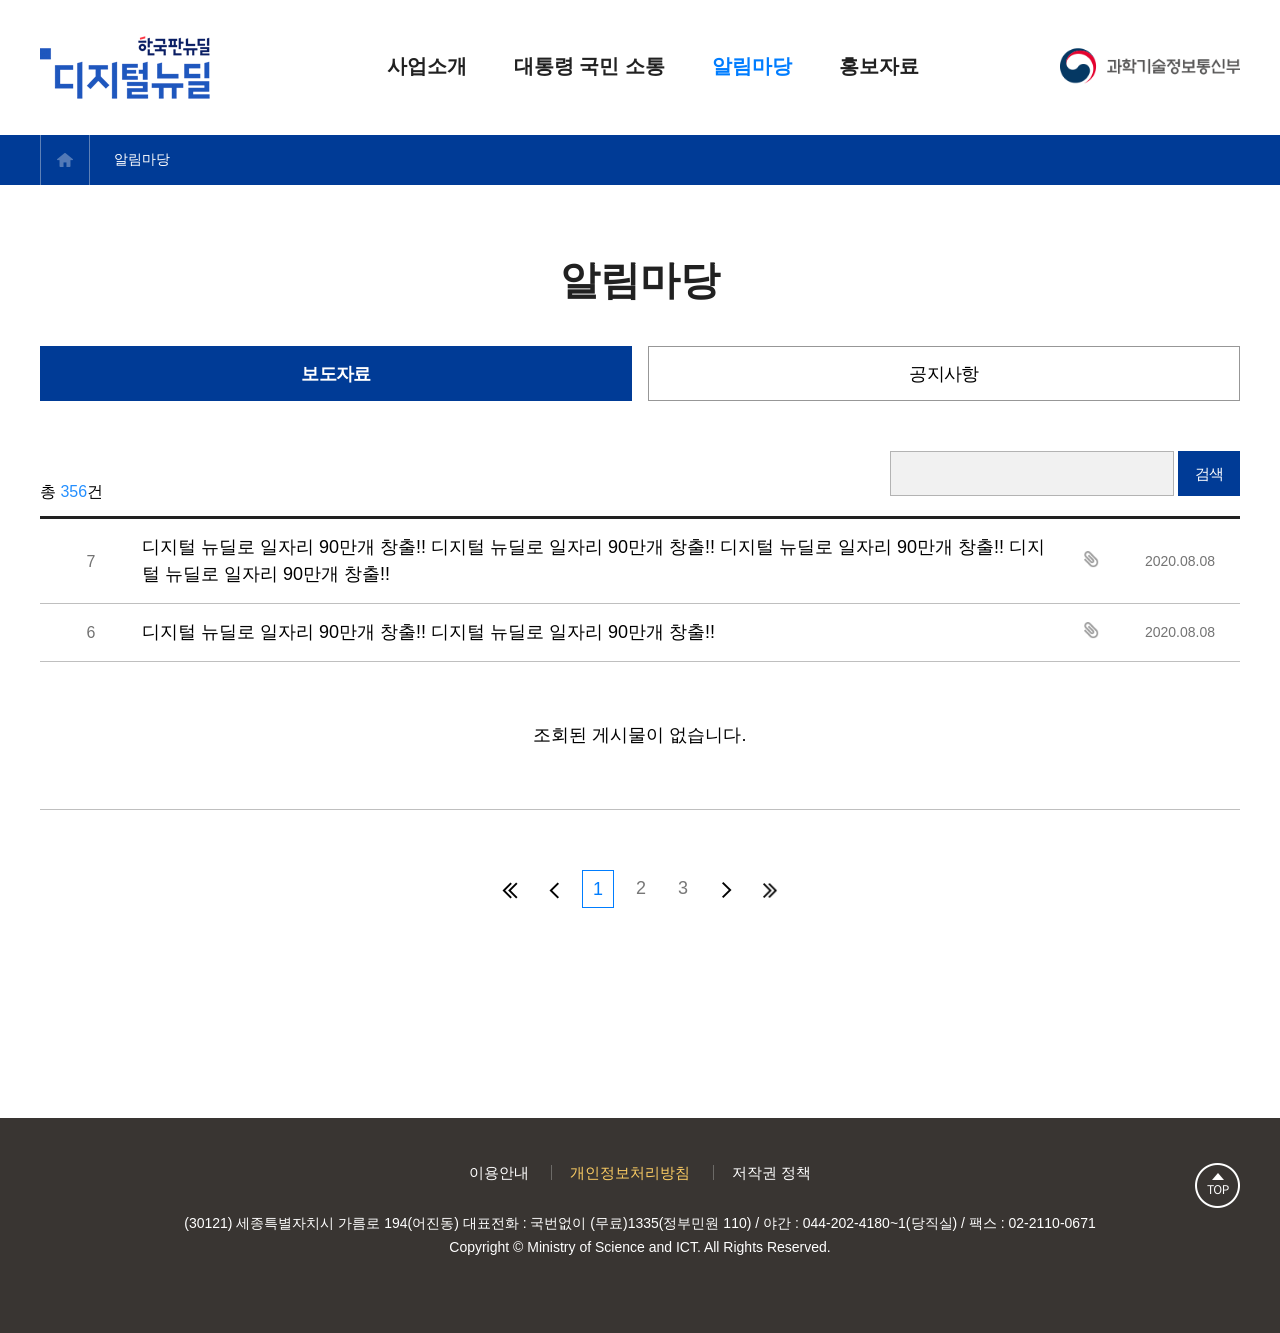
<file: news.html>
<!doctype html>
<html lang="ko">
<head>
    <meta charset="UTF-8">
    <meta name="viewport" content="width=device-width, user-scalable=no, initial-scale=1.0, maximum-scale=1.0, minimum-scale=1.0">
    <meta http-equiv="X-UA-Compatible" content="ie=edge">
    <title>보도자료 - 디지털 뉴딜</title>
    <link rel="stylesheet" type="text/css" href="./asset/css/style.css">
    <link rel="shortcut icon" type="image/x-icon" href="/favicon.ico?3">
    <script src="./asset/js/jquery-2.2.4.min.js"></script>
    <script src="./asset/js/ui.js"></script>
    <!-- Global site tag (gtag.js) - Google Analytics -->
    <script async src="https://www.googletagmanager.com/gtag/js?id=G-2LGJS4L4Q6"></script>
    <script>
        window.dataLayer = window.dataLayer || [];
        function gtag(){dataLayer.push(arguments);}
        gtag('js', new Date());
        gtag('config', 'G-2LGJS4L4Q6');
    </script>
</head>
<body>
<div id="skipnavigation">
    <ul>
        <li><a href="#content">본문 바로가기</a></li>
    </ul>
</div>
<header id="header">
    <div class="wrap_center area_gnb">
        <h1>
            <a href=""><!-- [D] 홈으로 -->
                <img src="./asset/images/img_logo_v202012.png" alt="한국판뉴딜 디지털뉴딜 로고">
            </a>
        </h1>
        <button type="button" class="btn_drawer" aria-label="메뉴"></button>
        <nav id="nav">
            <button type="button" class="close" aria-label="닫기"></button>
            <a href="" class="logo"><!-- [D] 홈으로 -->
                <img src="./asset/images/img_logo_v202012.png" width="70" alt="한국판뉴딜 디지털뉴딜 로고">
            </a>
            <a href="" class="link">사업소개</a>
            <a href="" class="link">대통령 국민 소통</a>
            <a href="" class="link _active">알림마당</a><!-- [D] 해당 페이지에서 _active 클래스 추가 -->
            <a href="" class="link">홍보자료</a>
            <div class="relate">
                <a href="https://www.msit.go.kr/" target="_blank"><img src="./asset/images/img_logo_msit.png" class="msit" width="110" alt="과학기술정보통신부"></a>
            </div>
        </nav>
        <div class="area_relate">
            <a href="https://www.msit.go.kr/" target="_blank">
                <img src="./asset/images/img_logo_msit.png" class="msit" alt="과학기술정보통신부">
            </a>
        </div>
    </div>
</header>
<!-- // #header -->

<div id="content" tabindex="-1">
    <div class="location">
        <div class="wrap_center">
            <a href="javascript:;" class="home" aria-label="home"><span class="blind">홈</span></a><!-- [D] 메인페이지로 이동 -->
            <span class="text">알림마당</span>
        </div>
    </div>
    <div class="wrap_center">
        <h2 class="tit_content tit_bottom">알림마당</h2>

        <ul class="nav nav-tabs nav-space" role="tablist">
            <li class="nav-item nav-half">
                <a class="nav-link active" href="" role="tab" aria-selected="true">보도자료<span class="blind">선택됨</span></a>
            </li>
            <li class="nav-item nav-half">
                <a class="nav-link" href="" role="tab" aria-selected="false">공지사항</a>
            </li>
        </ul>

        <div class="area_total">
            <p>
                총 <span class="num">356</span>건
            </p>
        </div>
        <div class="area_search">
            <input type="text" class="input_default" title="검색어 입력"><!-- [D] 인풋에서 입력 후 엔터 시에도 검색 기능 -->
            <button type="button" class="btn_default_blue">검색</button>
        </div>

        <div class="area_news clearfix">
            <ul>
                <li>
                    <span class="num">7</span>
                    <span class="title">
                        <a href="">
                            디지털 뉴딜로 일자리 90만개 창출!! 디지털 뉴딜로 일자리 90만개 창출!! 디지털 뉴딜로 일자리 90만개 창출!! 디지털 뉴딜로 일자리 90만개 창출!!
                        </a>
                    </span>
                    <span class="area_file"><!-- [D] 첨부파일이 있는 경우 -->
                        <i aria-label="첨부파일 있음" class="file"></i>
                    </span>
                    <span class="date">2020.08.08</span>
                </li>
                <li>
                    <span class="num">6</span>
                    <span class="title">
                        <a href="">
                            디지털 뉴딜로 일자리 90만개 창출!! 디지털 뉴딜로 일자리 90만개 창출!!
                        </a>
                    </span>
                    <span class="area_file">
                        <i aria-label="첨부파일 있음" class="file"></i>
                    </span>
                    <span class="date">2020.08.08</span>
                </li>
                <li class="not_result"><!-- [D] 조회된 게시물이 없는 경우 -->
                    <p>조회된 게시물이 없습니다.</p>
                </li>
            </ul>
        </div>
        <!-- // .area_thumbnail -->

        <nav class="area_pagination">
            <ul>
                <li><a href="#" title="처음으로" class="btn_first"><span class="blind">처음페이지</span></a></li>
                <li><a href="#" title="이전" class="btn_prev"><span class="blind">이전페이지</span></a></li>
                <li><a href="#" class="current">1</a></li>
                <li><a href="#">2</a></li>
                <li><a href="#">3</a></li>
                <li><a href="#" title="다음" class="btn_next"><span class="blind">다음페이지</span></a></li>
                <li><a href="#" title="마지막으로" class="btn_last"><span class="blind">마지막페이지</span></a></li>
            </ul>
        </nav>
    </div>
</div>
<!-- // #content -->

<footer id="footer">
    <div class="wrap_center">
        <button type="button" class="btn_top" aria-label="TOP"><span class="blind">맨위로 이동</span></button>
        <div class="area_list">
            <ul>
                <li><a href="https://www.msit.go.kr/web/msipContents/contents.do?mId=MTA3Mw==" target="_blank">이용안내</a></li>
                <li><a href="https://www.msit.go.kr/web/msipContents/contents.do?mId=MTA3NA==" class="yellow" target="_blank">개인정보처리방침</a></li>
                <li><a href="https://www.msit.go.kr/web/msipContents/contents.do?mId=MTA4NA==" target="_blank">저작권 정책</a></li>
            </ul>
        </div>
        <div class="area_address">
            <ul>
                <li>(30121) 세종특별자치시 가름로 194(어진동) 대표전화 : 국번없이 (무료)1335(정부민원 110)</li>
                <li>/ 야간 : 044-202-4180~1(당직실)</li>
                <li>/ 팩스 : 02-2110-0671</li>
                <li class="copyright">Copyright © Ministry of Science and ICT. All Rights Reserved.</li>
            </ul>
        </div>
    </div>
</footer>
</body>
</html>
</file>
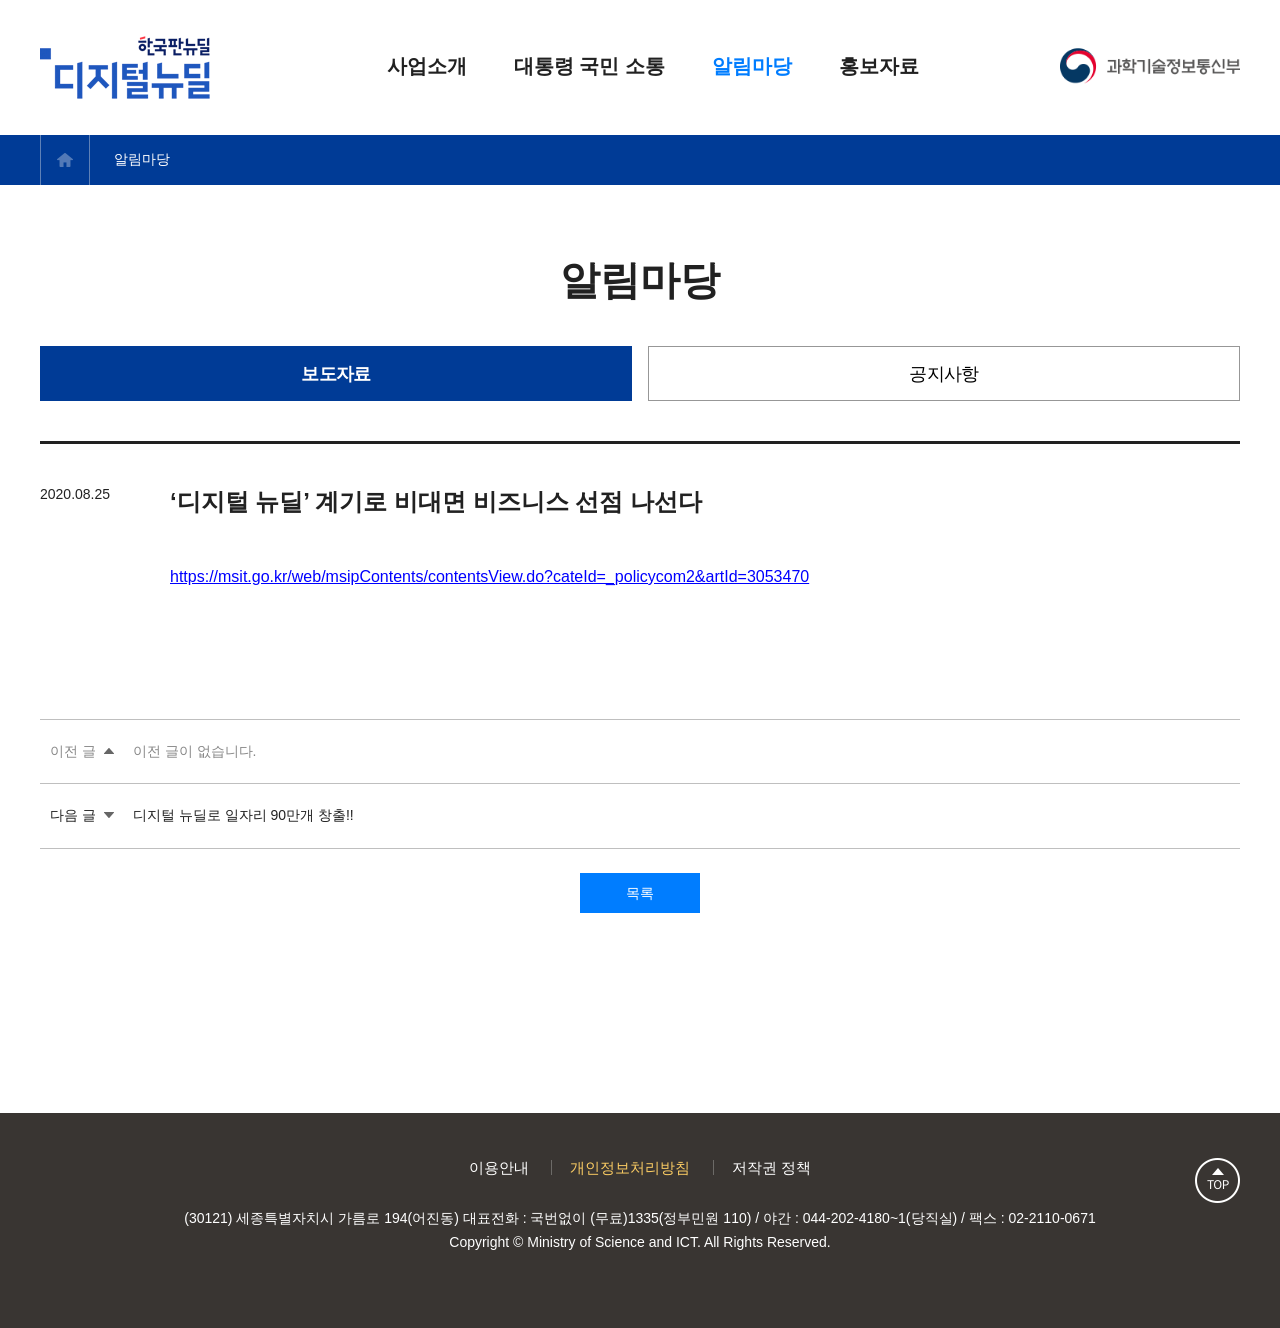
<file: news_detail.html>
<!doctype html>
<html lang="ko">
<head>
    <meta charset="UTF-8">
    <meta name="viewport" content="width=device-width, user-scalable=no, initial-scale=1.0, maximum-scale=1.0, minimum-scale=1.0">
    <meta http-equiv="X-UA-Compatible" content="ie=edge">
    <title>보도자료 상세 - 디지털 뉴딜</title>
    <link rel="stylesheet" type="text/css" href="./asset/css/style.css">
    <link rel="shortcut icon" type="image/x-icon" href="/favicon.ico?3">
    <script src="./asset/js/jquery-2.2.4.min.js"></script>
    <script src="./asset/js/ui.js"></script>
    <!-- Global site tag (gtag.js) - Google Analytics -->
    <script async src="https://www.googletagmanager.com/gtag/js?id=G-2LGJS4L4Q6"></script>
    <script>
        window.dataLayer = window.dataLayer || [];
        function gtag(){dataLayer.push(arguments);}
        gtag('js', new Date());
        gtag('config', 'G-2LGJS4L4Q6');
    </script>
</head>
<body>
<div id="skipnavigation">
    <ul>
        <li><a href="#content">본문 바로가기</a></li>
    </ul>
</div>
<header id="header">
    <div class="wrap_center area_gnb">
        <h1>
            <a href=""><!-- [D] 홈으로 -->
                <img src="./asset/images/img_logo_v202012.png" alt="한국판뉴딜 디지털뉴딜 로고">
            </a>
        </h1>
        <button type="button" class="btn_drawer" aria-label="메뉴"></button>
        <nav id="nav">
            <button type="button" class="close" aria-label="닫기"></button>
            <a href="" class="logo"><!-- [D] 홈으로 -->
                <img src="./asset/images/img_logo_v202012.png" width="70" alt="한국판뉴딜 디지털뉴딜 로고">
            </a>
            <a href="" class="link">사업소개</a>
            <a href="" class="link">대통령 국민 소통</a>
            <a href="" class="link _active">알림마당</a><!-- [D] 해당 페이지에서 _active 클래스 추가 -->
            <a href="" class="link">홍보자료</a>
            <div class="relate">
                <a href="https://www.msit.go.kr/" target="_blank"><img src="./asset/images/img_logo_msit.png" class="msit" width="110" alt="과학기술정보통신부"></a>
            </div>
        </nav>
        <div class="area_relate">
            <a href="https://www.msit.go.kr/" target="_blank">
                <img src="./asset/images/img_logo_msit.png" class="msit" alt="과학기술정보통신부">
            </a>
        </div>
    </div>
</header>
<!-- // #header -->

<div id="content" tabindex="-1">
    <div class="location">
        <div class="wrap_center">
            <a href="javascript:;" class="home" aria-label="home"><span class="blind">홈</span></a><!-- [D] 메인페이지로 이동 -->
            <span class="text">알림마당</span>
        </div>
    </div>
    <div class="wrap_center">
        <h2 class="tit_content">알림마당</h2>

        <ul class="nav nav-tabs nav-space2" role="tablist">
            <li class="nav-item nav-half">
                <a class="nav-link active" href="" role="tab" aria-selected="true">보도자료<span class="blind">선택됨</span></a>
            </li>
            <li class="nav-item nav-half">
                <a class="nav-link" href="" role="tab" aria-selected="false">공지사항</a>
            </li>
        </ul>

        <div class="area_detail news">
            <span class="date">2020.08.25</span>
            <div class="area_tit">
                <h3 class="tit_detail">‘디지털 뉴딜’ 계기로 비대면 비즈니스 선점 나선다</h3>
            </div>
            <div class="area_content" style="display: none">
                새로 만들어낼 일자리는 추산해 발표되지만, 사라지는 일자리 숫자는 정부 대책에서 빠져 있는 현상이 정부 정책 추진과정에서 드러나고 있다.<br />
                정부는 ‘한국형 뉴딜’을 통해 정부 주도로 2025년까지 90만개 일자리 창출을 강조하고 있지만, 스마트화로 인한 일자리 감소 현상에 대해서는 인지한다면서도 구체적 추산을 내놓지 못하고 있는 상황이다.<br />
                최기영 과학기술정보통신부 장관은 15일 세종로 정부종합청사에서 정부합동 기자회견을 열어, 지난 14일 ‘한국형 뉴딜 종합계획’ 발표에 따른 ‘디지털 뉴딜’의 구체적 내용을 발표했다.<br /><br />

                최 장관은 이날 2025년까지 58조2000억원을 투자하는 디지털 뉴딜 정책을 통해 90만300개의 일자리를 만들어내겠다고 발표했다.<br />
                최 장관은 브리핑에서 “디지털 전환이 가속화하는 상황에서 선제로 대응하기 위한 정책들을 담았으며, 일자리 창출에 집중하고 있다는 점에서<br /> 과거 정책들과 다르다”고 설명했다. 하지만 최 장관은 디지털 전환과정에서 “없어지는 일자리도 많을 것”이라고 인정하면서도 “사라지는 일자리에 관한 구체적 자료는 어렵
                다. 정부는 사라지는 일자리보다 많은 새 일자리를 창출하고 (노동자의 직무) 전환을 추진하기 위해 노력중이다”라고 말했다.
                <div class="detail_file"><!-- [D] 첨부파일이 있는 경우 -->
                    <a href="" class="file">디지털뉴딜 일자리 확층사업 성과보고.pdf</a>
                    <a href="" class="file">디지털뉴딜 일자리 확층사업 성과보고2.pdf</a>
                </div>
            </div>

            <div class="area_content">
                <a href="https://msit.go.kr/web/msipContents/contentsView.do?cateId=_policycom2&artId=3053470" target="_blank" class="link">https://msit.go.kr/web/msipContents/contentsView.do?cateId=_policycom2&artId=3053470</a>
            </div>
        </div>
        <!-- // .area_detail -->

        <div class="area_prevnext">
            <ul>
                <li>
                    <a><!-- [D] 이전 글, 다음 글에서 선택이 안될 경우 href속성 삭제 -->
                        <span>이전 글</span>
                        이전 글이 없습니다.
                    </a>
                </li>
                <li>
                    <a href="">
                        <span class="next">다음 글</span>
                        디지털 뉴딜로 일자리 90만개 창출!!
                    </a>
                </li>
            </ul>
        </div>

        <div id="area_btn">
            <a href="" class="btn_m_blue">목록</a>
        </div>
    </div>
</div>
<!-- // #content -->

<footer id="footer">
    <div class="wrap_center">
        <button type="button" class="btn_top" aria-label="TOP"><span class="blind">맨위로 이동</span></button>
        <div class="area_list">
            <ul>
                <li><a href="https://www.msit.go.kr/web/msipContents/contents.do?mId=MTA3Mw==" target="_blank">이용안내</a></li>
                <li><a href="https://www.msit.go.kr/web/msipContents/contents.do?mId=MTA3NA==" class="yellow" target="_blank">개인정보처리방침</a></li>
                <li><a href="https://www.msit.go.kr/web/msipContents/contents.do?mId=MTA4NA==" target="_blank">저작권 정책</a></li>
            </ul>
        </div>
        <div class="area_address">
            <ul>
                <li>(30121) 세종특별자치시 가름로 194(어진동) 대표전화 : 국번없이 (무료)1335(정부민원 110)</li>
                <li>/ 야간 : 044-202-4180~1(당직실)</li>
                <li>/ 팩스 : 02-2110-0671</li>
                <li class="copyright">Copyright © Ministry of Science and ICT. All Rights Reserved.</li>
            </ul>
        </div>
    </div>
</footer>

<script>
    $(function() {
        const link_title = $('.area_tit .tit_detail').text() + ' 바로보기 - 새창';
        $('.area_content a[target="_self"]').attr('title', link_title);
        $('.area_content a[target="_self"]').addClass('link').attr('target','_blank');
    });
</script>
</body>
</html>
</file>
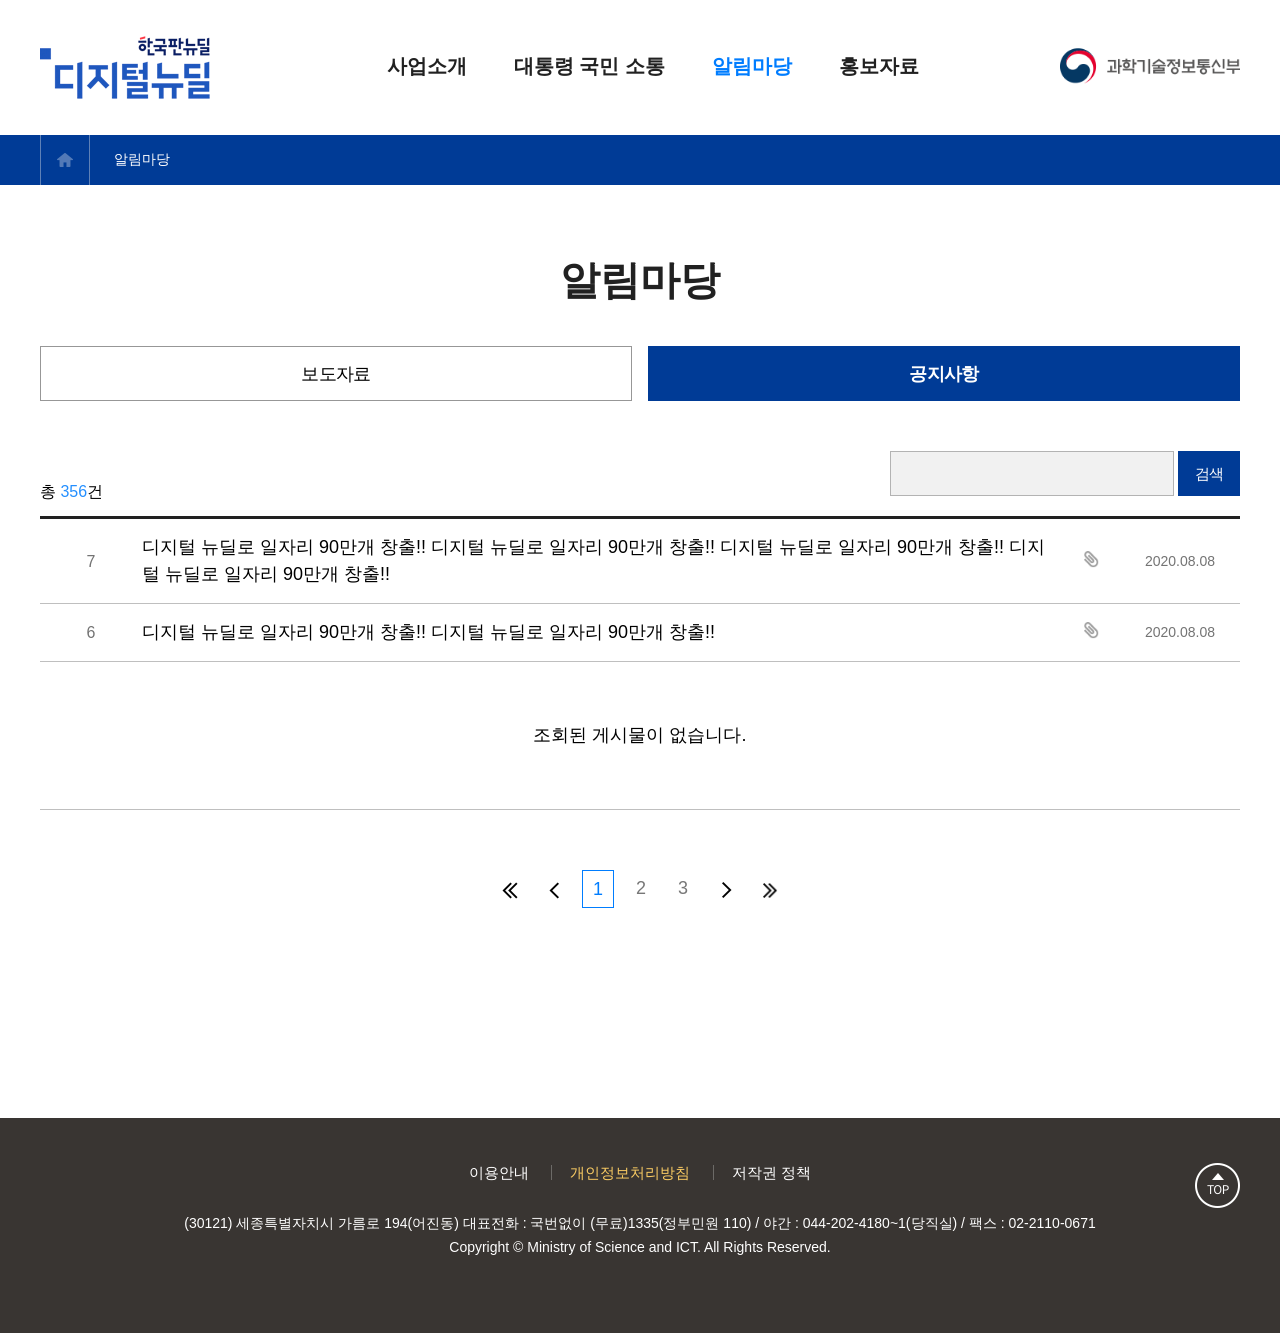
<file: notice.html>
<!doctype html>
<html lang="ko">
<head>
    <meta charset="UTF-8">
    <meta name="viewport" content="width=device-width, user-scalable=no, initial-scale=1.0, maximum-scale=1.0, minimum-scale=1.0">
    <meta http-equiv="X-UA-Compatible" content="ie=edge">
    <title>공지사항 - 디지털 뉴딜</title>
    <link rel="stylesheet" type="text/css" href="./asset/css/style.css">
    <link rel="shortcut icon" type="image/x-icon" href="/favicon.ico?3">
    <script src="./asset/js/jquery-2.2.4.min.js"></script>
    <script src="./asset/js/ui.js"></script>
    <!-- Global site tag (gtag.js) - Google Analytics -->
    <script async src="https://www.googletagmanager.com/gtag/js?id=G-2LGJS4L4Q6"></script>
    <script>
        window.dataLayer = window.dataLayer || [];
        function gtag(){dataLayer.push(arguments);}
        gtag('js', new Date());
        gtag('config', 'G-2LGJS4L4Q6');
    </script>
</head>
<body>
<div id="skipnavigation">
    <ul>
        <li><a href="#content">본문 바로가기</a></li>
    </ul>
</div>
<header id="header">
    <div class="wrap_center area_gnb">
        <h1>
            <a href=""><!-- [D] 홈으로 -->
                <img src="./asset/images/img_logo_v202012.png" alt="한국판뉴딜 디지털뉴딜 로고">
            </a>
        </h1>
        <button type="button" class="btn_drawer" aria-label="메뉴"></button>
        <nav id="nav">
            <button type="button" class="close" aria-label="닫기"></button>
            <a href="" class="logo"><!-- [D] 홈으로 -->
                <img src="./asset/images/img_logo_v202012.png" width="70" alt="한국판뉴딜 디지털뉴딜 로고">
            </a>
            <a href="" class="link">사업소개</a>
            <a href="" class="link">대통령 국민 소통</a>
            <a href="" class="link _active">알림마당</a><!-- [D] 해당 페이지에서 _active 클래스 추가 -->
            <a href="" class="link">홍보자료</a>
            <div class="relate">
                <a href="https://www.msit.go.kr/" target="_blank"><img src="./asset/images/img_logo_msit.png" class="msit" width="110" alt="과학기술정보통신부"></a>
            </div>
        </nav>
        <div class="area_relate">
            <a href="https://www.msit.go.kr/" target="_blank">
                <img src="./asset/images/img_logo_msit.png" class="msit" alt="과학기술정보통신부">
            </a>
        </div>
    </div>
</header>
<!-- // #header -->

<div id="content" tabindex="-1">
    <div class="location">
        <div class="wrap_center">
            <a href="javascript:;" class="home" aria-label="home"><span class="blind">홈</span></a><!-- [D] 메인페이지로 이동 -->
            <span class="text">알림마당</span>
        </div>
    </div>
    <div class="wrap_center">
        <h2 class="tit_content tit_bottom">알림마당</h2>
        <ul class="nav nav-tabs nav-space" role="tablist">
            <li class="nav-item nav-half">
                <a class="nav-link" href="" role="tab" aria-selected="false">보도자료</a>
            </li>
            <li class="nav-item nav-half">
                <a class="nav-link active" href="" role="tab" aria-selected="true">공지사항<span class="blind">선택됨</span></a>
            </li>
        </ul>
        <div class="area_total">
            <p>
                총 <span class="num">356</span>건
            </p>
        </div>
        <div class="area_search">
            <input type="text" class="input_default" title="검색어 입력"><!-- [D] 인풋에서 입력 후 엔터 시에도 검색 기능 -->
            <button type="button" class="btn_default_blue">검색</button>
        </div>

        <div class="area_news clearfix">
            <ul>
                <li>
                    <span class="num">7</span>
                    <span class="title">
                        <a href="">
                            디지털 뉴딜로 일자리 90만개 창출!! 디지털 뉴딜로 일자리 90만개 창출!! 디지털 뉴딜로 일자리 90만개 창출!! 디지털 뉴딜로 일자리 90만개 창출!!
                        </a>
                    </span>
                    <span class="area_file"><!-- [D] 첨부파일이 있는 경우 -->
                        <i aria-label="첨부파일 있음" class="file"></i>
                    </span>
                    <span class="date">2020.08.08</span>
                </li>
                <li>
                    <span class="num">6</span>
                    <span class="title">
                        <a href="">
                            디지털 뉴딜로 일자리 90만개 창출!! 디지털 뉴딜로 일자리 90만개 창출!!
                        </a>
                    </span>
                    <span class="area_file">
                        <i aria-label="첨부파일 있음" class="file"></i>
                    </span>
                    <span class="date">2020.08.08</span>
                </li>
                <li class="not_result"><!-- [D] 조회된 게시물이 없는 경우 -->
                    <p>조회된 게시물이 없습니다.</p>
                </li>
            </ul>
        </div>
        <!-- // .area_thumbnail -->

        <nav class="area_pagination">
            <ul>
                <li><a href="#" title="처음으로" class="btn_first"><span class="blind">처음페이지</span></a></li>
                <li><a href="#" title="이전" class="btn_prev"><span class="blind">이전페이지</span></a></li>
                <li><a href="#" class="current">1</a></li>
                <li><a href="#">2</a></li>
                <li><a href="#">3</a></li>
                <li><a href="#" title="다음" class="btn_next"><span class="blind">다음페이지</span></a></li>
                <li><a href="#" title="마지막으로" class="btn_last"><span class="blind">마지막페이지</span></a></li>
            </ul>
        </nav>
    </div>
</div>
<!-- // #content -->

<footer id="footer">
    <div class="wrap_center">
        <button type="button" class="btn_top" aria-label="TOP"><span class="blind">맨위로 이동</span></button>
        <div class="area_list">
            <ul>
                <li><a href="https://www.msit.go.kr/web/msipContents/contents.do?mId=MTA3Mw==" target="_blank">이용안내</a></li>
                <li><a href="https://www.msit.go.kr/web/msipContents/contents.do?mId=MTA3NA==" class="yellow" target="_blank">개인정보처리방침</a></li>
                <li><a href="https://www.msit.go.kr/web/msipContents/contents.do?mId=MTA4NA==" target="_blank">저작권 정책</a></li>
            </ul>
        </div>
        <div class="area_address">
            <ul>
                <li>(30121) 세종특별자치시 가름로 194(어진동) 대표전화 : 국번없이 (무료)1335(정부민원 110)</li>
                <li>/ 야간 : 044-202-4180~1(당직실)</li>
                <li>/ 팩스 : 02-2110-0671</li>
                <li class="copyright">Copyright © Ministry of Science and ICT. All Rights Reserved.</li>
            </ul>
        </div>
    </div>
</footer>
</body>
</html>
</file>
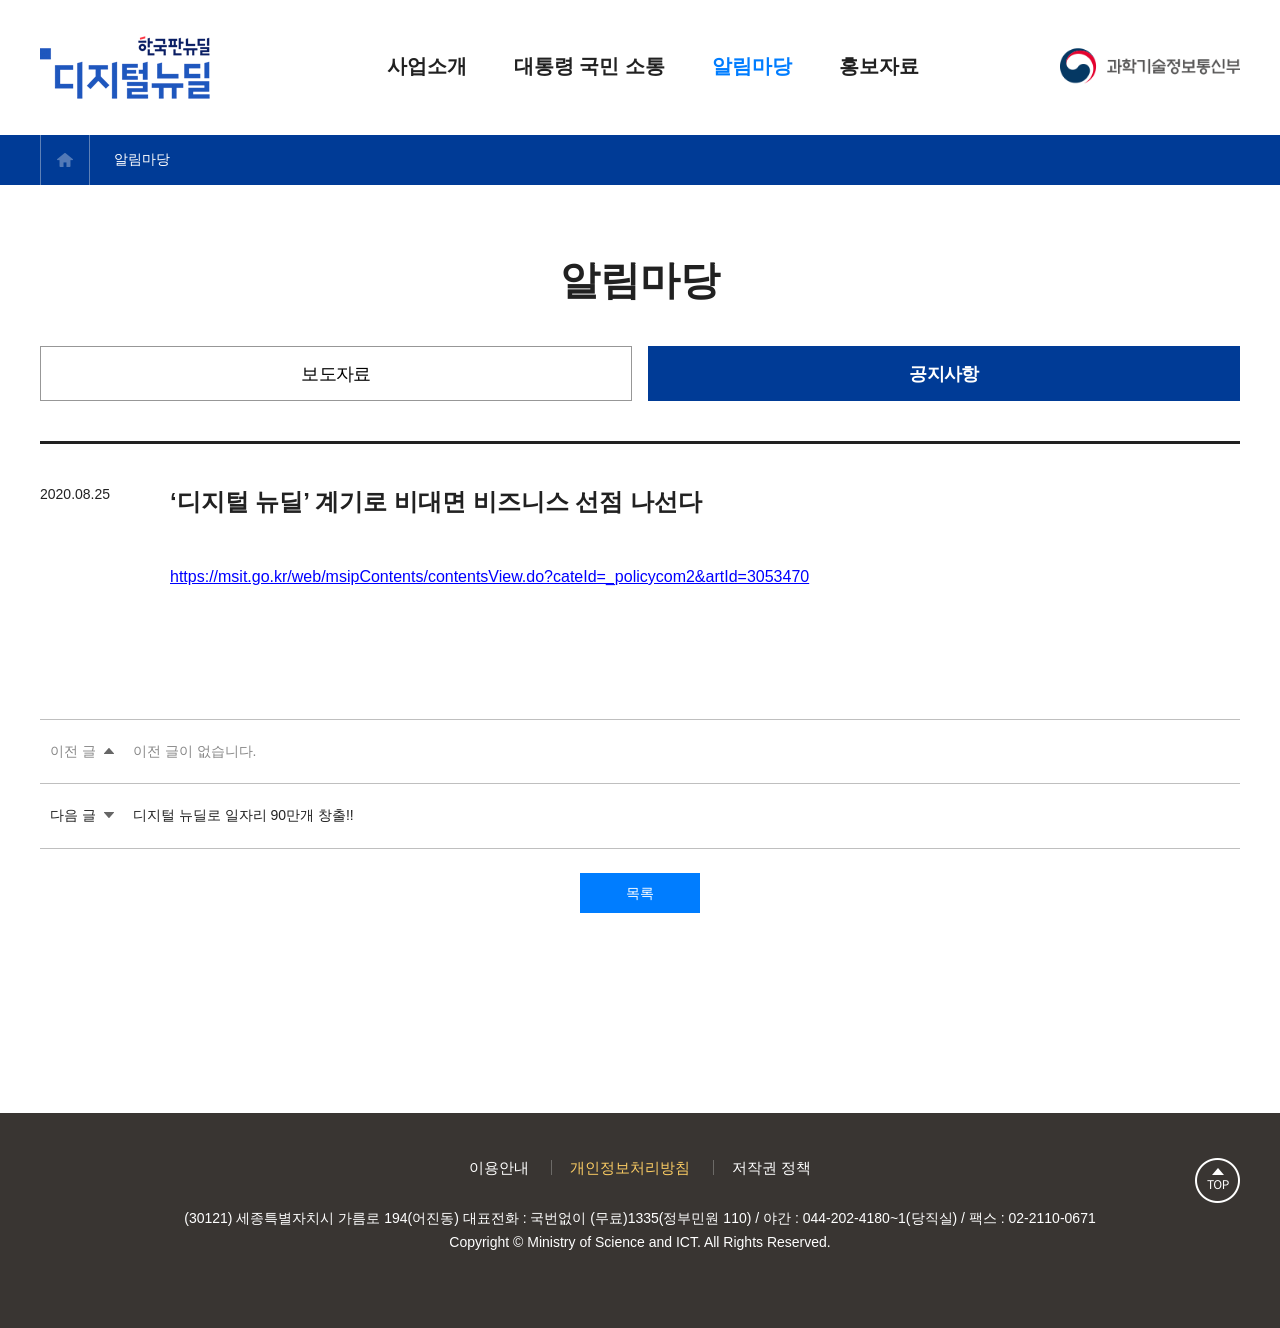
<file: notice_detail.html>
<!doctype html>
<html lang="ko">
<head>
    <meta charset="UTF-8">
    <meta name="viewport" content="width=device-width, user-scalable=no, initial-scale=1.0, maximum-scale=1.0, minimum-scale=1.0">
    <meta http-equiv="X-UA-Compatible" content="ie=edge">
    <title>공지사항 상세 - 디지털 뉴딜</title>
    <link rel="stylesheet" type="text/css" href="./asset/css/style.css">
    <link rel="shortcut icon" type="image/x-icon" href="/favicon.ico?3">
    <script src="./asset/js/jquery-2.2.4.min.js"></script>
    <script src="./asset/js/ui.js"></script>
    <!-- Global site tag (gtag.js) - Google Analytics -->
    <script async src="https://www.googletagmanager.com/gtag/js?id=G-2LGJS4L4Q6"></script>
    <script>
        window.dataLayer = window.dataLayer || [];
        function gtag(){dataLayer.push(arguments);}
        gtag('js', new Date());
        gtag('config', 'G-2LGJS4L4Q6');
    </script>
</head>
<body>
<div id="skipnavigation">
    <ul>
        <li><a href="#content">본문 바로가기</a></li>
    </ul>
</div>
<header id="header">
    <div class="wrap_center area_gnb">
        <h1>
            <a href=""><!-- [D] 홈으로 -->
                <img src="./asset/images/img_logo_v202012.png" alt="한국판뉴딜 디지털뉴딜 로고">
            </a>
        </h1>
        <button type="button" class="btn_drawer" aria-label="메뉴"></button>
        <nav id="nav">
            <button type="button" class="close" aria-label="닫기"></button>
            <a href="" class="logo"><!-- [D] 홈으로 -->
                <img src="./asset/images/img_logo_v202012.png" width="70" alt="한국판뉴딜 디지털뉴딜 로고">
            </a>
            <a href="" class="link">사업소개</a>
            <a href="" class="link">대통령 국민 소통</a>
            <a href="" class="link _active">알림마당</a><!-- [D] 해당 페이지에서 _active 클래스 추가 -->
            <a href="" class="link">홍보자료</a>
            <div class="relate">
                <a href="https://www.msit.go.kr/" target="_blank"><img src="./asset/images/img_logo_msit.png" class="msit" width="110" alt="과학기술정보통신부"></a>
            </div>
        </nav>
        <div class="area_relate">
            <a href="https://www.msit.go.kr/" target="_blank">
                <img src="./asset/images/img_logo_msit.png" class="msit" alt="과학기술정보통신부">
            </a>
        </div>
    </div>
</header>
<!-- // #header -->

<div id="content" tabindex="-1">
    <div class="location">
        <div class="wrap_center">
            <a href="javascript:;" class="home" aria-label="home"><span class="blind">홈</span></a><!-- [D] 메인페이지로 이동 -->
            <span class="text">알림마당</span>
        </div>
    </div>
    <div class="wrap_center">
        <h2 class="tit_content">알림마당</h2>

        <ul class="nav nav-tabs nav-space2" role="tablist">
            <li class="nav-item nav-half">
                <a class="nav-link" href="" role="tab" aria-selected="true">보도자료</a>
            </li>
            <li class="nav-item nav-half">
                <a class="nav-link active" href="" role="tab" aria-selected="false">공지사항<span class="blind">선택됨</span></a>
            </li>
        </ul>

        <div class="area_detail news">
            <span class="date">2020.08.25</span>
            <div class="area_tit">
                <h3 class="tit_detail">‘디지털 뉴딜’ 계기로 비대면 비즈니스 선점 나선다</h3>
            </div>
            <div class="area_content" style="display: none">
                새로 만들어낼 일자리는 추산해 발표되지만, 사라지는 일자리 숫자는 정부 대책에서 빠져 있는 현상이 정부 정책 추진과정에서 드러나고 있다.<br />
                정부는 ‘한국형 뉴딜’을 통해 정부 주도로 2025년까지 90만개 일자리 창출을 강조하고 있지만, 스마트화로 인한 일자리 감소 현상에 대해서는 인지한다면서도 구체적 추산을 내놓지 못하고 있는 상황이다.<br />
                최기영 과학기술정보통신부 장관은 15일 세종로 정부종합청사에서 정부합동 기자회견을 열어, 지난 14일 ‘한국형 뉴딜 종합계획’ 발표에 따른 ‘디지털 뉴딜’의 구체적 내용을 발표했다.<br /><br />

                최 장관은 이날 2025년까지 58조2000억원을 투자하는 디지털 뉴딜 정책을 통해 90만300개의 일자리를 만들어내겠다고 발표했다.<br />
                최 장관은 브리핑에서 “디지털 전환이 가속화하는 상황에서 선제로 대응하기 위한 정책들을 담았으며, 일자리 창출에 집중하고 있다는 점에서<br /> 과거 정책들과 다르다”고 설명했다. 하지만 최 장관은 디지털 전환과정에서 “없어지는 일자리도 많을 것”이라고 인정하면서도 “사라지는 일자리에 관한 구체적 자료는 어렵
                다. 정부는 사라지는 일자리보다 많은 새 일자리를 창출하고 (노동자의 직무) 전환을 추진하기 위해 노력중이다”라고 말했다.
                <div class="detail_file"><!-- [D] 첨부파일이 있는 경우 -->
                    <a href="" class="file">디지털뉴딜 일자리 확층사업 성과보고.pdf</a>
                    <a href="" class="file">디지털뉴딜 일자리 확층사업 성과보고2.pdf</a>
                </div>
            </div>

            <div class="area_content">
                <a href="https://msit.go.kr/web/msipContents/contentsView.do?cateId=_policycom2&artId=3053470" target="_blank" class="link">https://msit.go.kr/web/msipContents/contentsView.do?cateId=_policycom2&artId=3053470</a>
            </div>
        </div>
        <!-- // .area_detail -->

        <div class="area_prevnext">
            <ul>
                <li>
                    <a><!-- [D] 이전 글, 다음 글에서 선택이 안될 경우 href속성 삭제 -->
                        <span>이전 글</span>
                        이전 글이 없습니다.
                    </a>
                </li>
                <li>
                    <a href="">
                        <span class="next">다음 글</span>
                        디지털 뉴딜로 일자리 90만개 창출!!
                    </a>
                </li>
            </ul>
        </div>

        <div id="area_btn">
            <a href="" class="btn_m_blue">목록</a>
        </div>
    </div>
</div>
<!-- // #content -->

<footer id="footer">
    <div class="wrap_center">
        <button type="button" class="btn_top" aria-label="TOP"><span class="blind">맨위로 이동</span></button>
        <div class="area_list">
            <ul>
                <li><a href="https://www.msit.go.kr/web/msipContents/contents.do?mId=MTA3Mw==" target="_blank">이용안내</a></li>
                <li><a href="https://www.msit.go.kr/web/msipContents/contents.do?mId=MTA3NA==" class="yellow" target="_blank">개인정보처리방침</a></li>
                <li><a href="https://www.msit.go.kr/web/msipContents/contents.do?mId=MTA4NA==" target="_blank">저작권 정책</a></li>
            </ul>
        </div>
        <div class="area_address">
            <ul>
                <li>(30121) 세종특별자치시 가름로 194(어진동) 대표전화 : 국번없이 (무료)1335(정부민원 110)</li>
                <li>/ 야간 : 044-202-4180~1(당직실)</li>
                <li>/ 팩스 : 02-2110-0671</li>
                <li class="copyright">Copyright © Ministry of Science and ICT. All Rights Reserved.</li>
            </ul>
        </div>
    </div>
</footer>

<script>
    $(function() {
        $('.area_content a[target="_self"]').addClass('link').attr('target','_blank');
    });
</script>
</body>
</html>
</file>
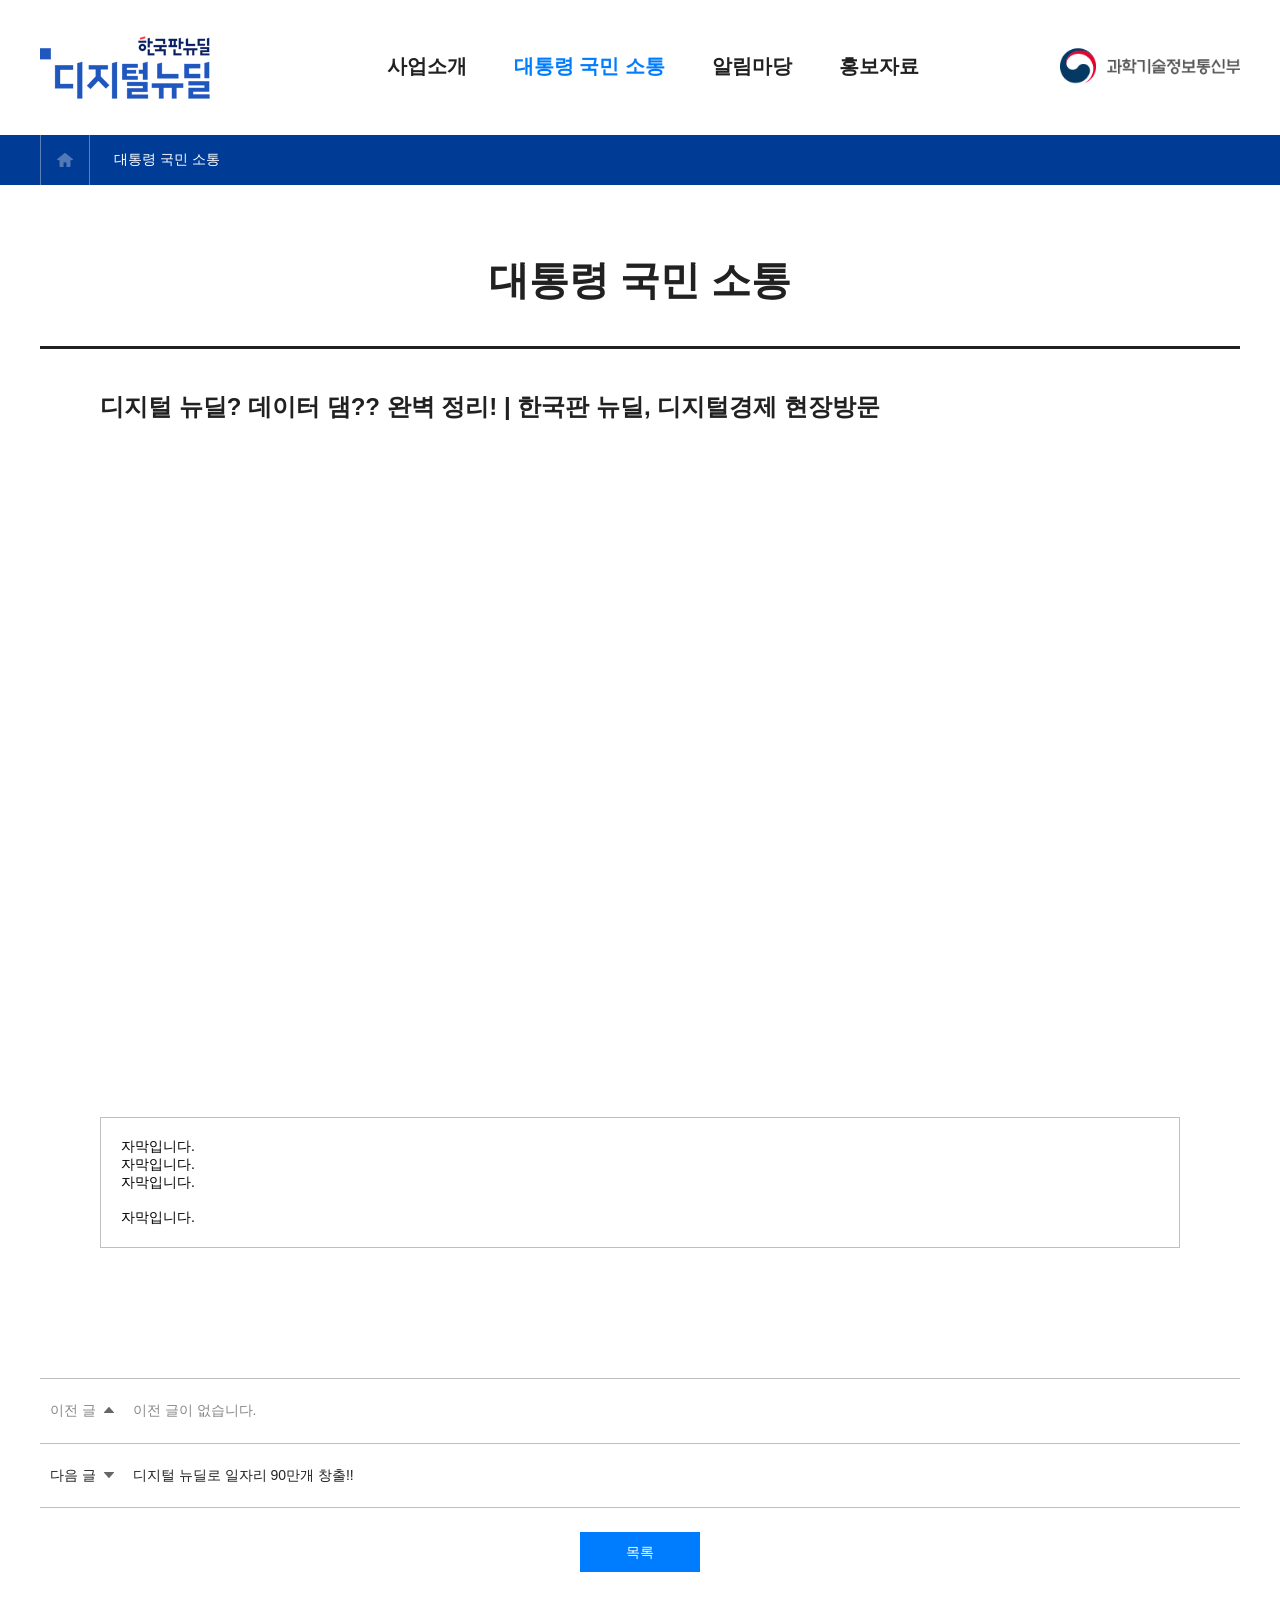
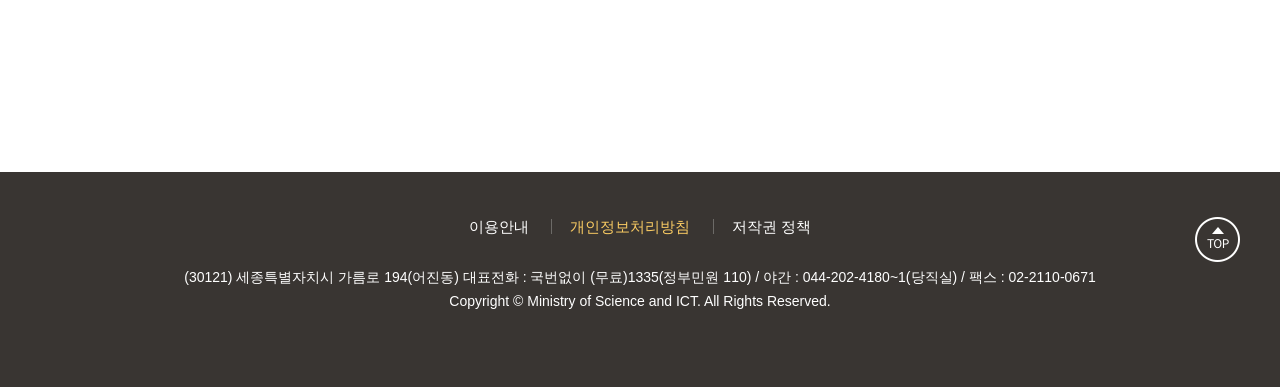
<file: president_detail.html>
<!doctype html>
<html lang="ko">
<head>
    <meta charset="UTF-8">
    <meta name="viewport" content="width=device-width, user-scalable=no, initial-scale=1.0, maximum-scale=1.0, minimum-scale=1.0">
    <meta http-equiv="X-UA-Compatible" content="ie=edge">
    <title>대통령 국민 소통 상세 - 디지털 뉴딜</title>
    <link rel="stylesheet" type="text/css" href="./asset/css/style.css">
    <link rel="shortcut icon" type="image/x-icon" href="/favicon.ico?3">
    <script src="./asset/js/jquery-2.2.4.min.js"></script>
    <script src="./asset/js/ui.js"></script>
    <!-- Global site tag (gtag.js) - Google Analytics -->
    <script async src="https://www.googletagmanager.com/gtag/js?id=G-2LGJS4L4Q6"></script>
    <script>
        window.dataLayer = window.dataLayer || [];
        function gtag(){dataLayer.push(arguments);}
        gtag('js', new Date());
        gtag('config', 'G-2LGJS4L4Q6');
    </script>
</head>
<body>
<div id="skipnavigation">
    <ul>
        <li><a href="#content">본문 바로가기</a></li>
    </ul>
</div>
<header id="header">
    <div class="wrap_center area_gnb">
        <h1>
            <a href=""><!-- [D] 홈으로 -->
                <img src="./asset/images/img_logo_v202012.png" alt="한국판뉴딜 디지털뉴딜 로고">
            </a>
        </h1>
        <button type="button" class="btn_drawer" aria-label="메뉴"></button>
        <nav id="nav">
            <button type="button" class="close" aria-label="닫기"></button>
            <a href="" class="logo"><!-- [D] 홈으로 -->
                <img src="./asset/images/img_logo_v202012.png" width="70" alt="한국판뉴딜 디지털뉴딜 로고">
            </a>
            <a href="" class="link">사업소개</a>
            <a href="" class="link _active">대통령 국민 소통</a><!-- [D] 해당 페이지에서 _active 클래스 추가 -->
            <a href="" class="link">알림마당</a>
            <a href="" class="link">홍보자료</a>
            <div class="relate">
                <a href="https://www.msit.go.kr/" target="_blank"><img src="./asset/images/img_logo_msit.png" class="msit" width="110" alt="과학기술정보통신부"></a>
            </div>
        </nav>
        <div class="area_relate">
            <a href="https://www.msit.go.kr/" target="_blank">
                <img src="./asset/images/img_logo_msit.png" class="msit" alt="과학기술정보통신부">
            </a>
        </div>
    </div>
</header>
<!-- // #header -->

<div id="content" tabindex="-1">
    <div class="location">
        <div class="wrap_center">
            <a href="javascript:;" class="home" aria-label="home"><span class="blind">홈</span></a><!-- [D] 메인페이지로 이동 -->
            <span class="text">대통령 국민 소통</span>
        </div>
    </div>
    <div class="wrap_center">
        <h2 class="tit_content">대통령 국민 소통</h2>

        <div class="area_detail">
            <div class="area_tit">
                <h3 class="tit_detail">디지털 뉴딜? 데이터 댐?? 완벽 정리! | 한국판 뉴딜, 디지털경제 현장방문</h3>
            </div>
            <div class="area_content">
                <!-- [D] 유투브만 있는 형태, 8월 버전 -->
                <div class="area_youtube">
                    <iframe width="320" height="180" src="https://www.youtube.com/embed/CKGjR88rn0Y" frameborder="0" allow="accelerometer; autoplay; encrypted-media; gyroscope; picture-in-picture" allowfullscreen></iframe>
                </div>
                <div class="area_subtitle">
                    자막입니다.<br />
                    자막입니다.<br />
                    자막입니다.<br /><br />
                    자막입니다.
                </div>
                <!-- //유투브만 있는 형태 -->

                <!-- [D] 이미지 + 텍스트 형태, 9월 버전 -->
                <div class="area_image" style="display: none">
                    <img src="./asset/images/img_dummy.jpg" class="img" alt="">
                    <p>텍스트입니다.</p>
                    <p>텍스트입니다.</p>
                </div>
                <!-- //이미지 + 텍스트 형태 -->
            </div>
        </div>
        <!-- // .area_detail -->

        <div class="area_prevnext">
            <ul>
                <li>
                    <a><!-- [D] 이전 글, 다음 글에서 선택이 안될 경우 href속성 삭제 -->
                        <span>이전 글</span>
                        이전 글이 없습니다.
                    </a>
                </li>
                <li>
                    <a href="">
                        <span class="next">다음 글</span>
                        디지털 뉴딜로 일자리 90만개 창출!!
                    </a>
                </li>
            </ul>
        </div>

        <div id="area_btn">
            <a href="" class="btn_m_blue">목록</a>
        </div>
    </div>
</div>
<!-- // #content -->

<footer id="footer">
    <div class="wrap_center">
        <button type="button" class="btn_top" aria-label="TOP"><span class="blind">맨위로 이동</span></button>
        <div class="area_list">
            <ul>
                <li><a href="https://www.msit.go.kr/web/msipContents/contents.do?mId=MTA3Mw==" target="_blank">이용안내</a></li>
                <li><a href="https://www.msit.go.kr/web/msipContents/contents.do?mId=MTA3NA==" class="yellow" target="_blank">개인정보처리방침</a></li>
                <li><a href="https://www.msit.go.kr/web/msipContents/contents.do?mId=MTA4NA==" target="_blank">저작권 정책</a></li>
            </ul>
        </div>
        <div class="area_address">
            <ul>
                <li>(30121) 세종특별자치시 가름로 194(어진동) 대표전화 : 국번없이 (무료)1335(정부민원 110)</li>
                <li>/ 야간 : 044-202-4180~1(당직실)</li>
                <li>/ 팩스 : 02-2110-0671</li>
                <li class="copyright">Copyright © Ministry of Science and ICT. All Rights Reserved.</li>
            </ul>
        </div>
    </div>
</footer>

<script>
    $(function() {
        const link_title = $('.area_tit .tit_detail').text() + ' 바로보기 - 새창';
        $('.area_content a[target="_self"]').attr('title', link_title);
        $('.area_content a[target="_self"]').addClass('link').attr('target','_blank');
    });
</script>
</body>
</html>
</file>
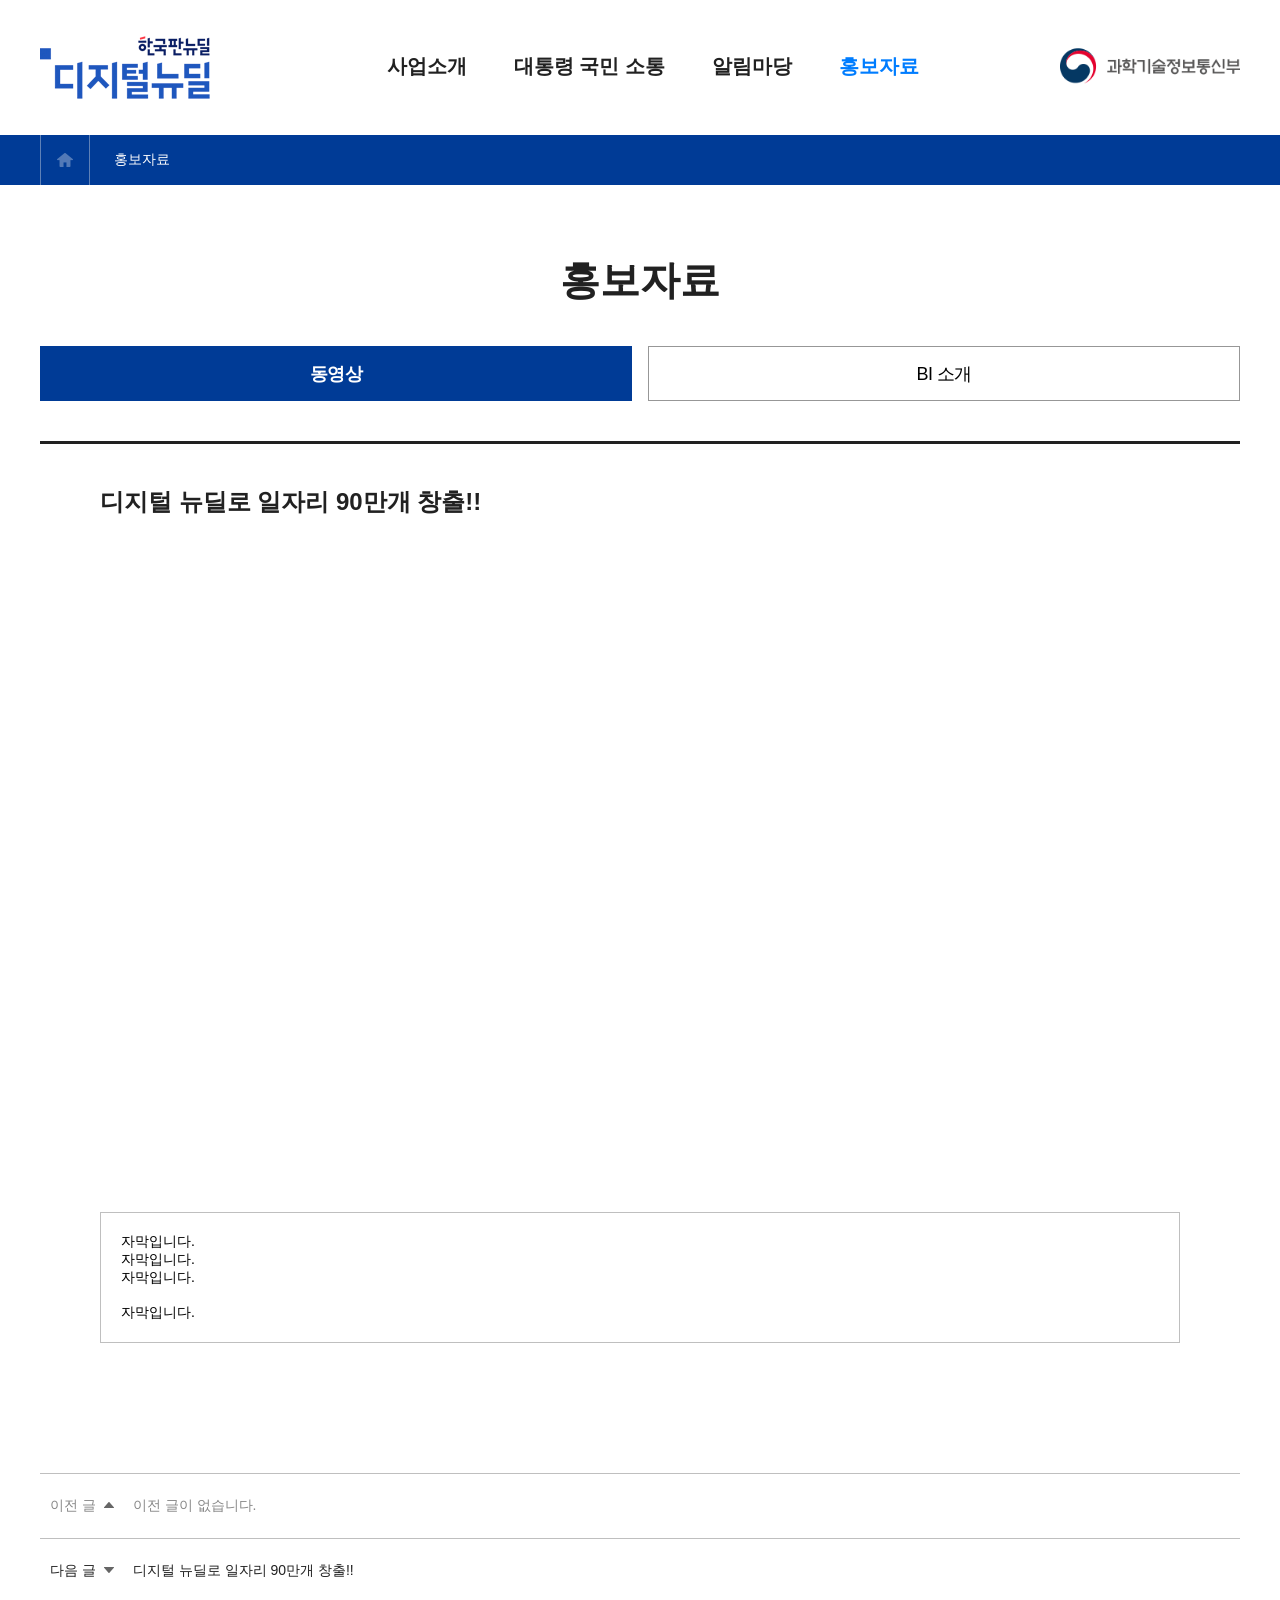
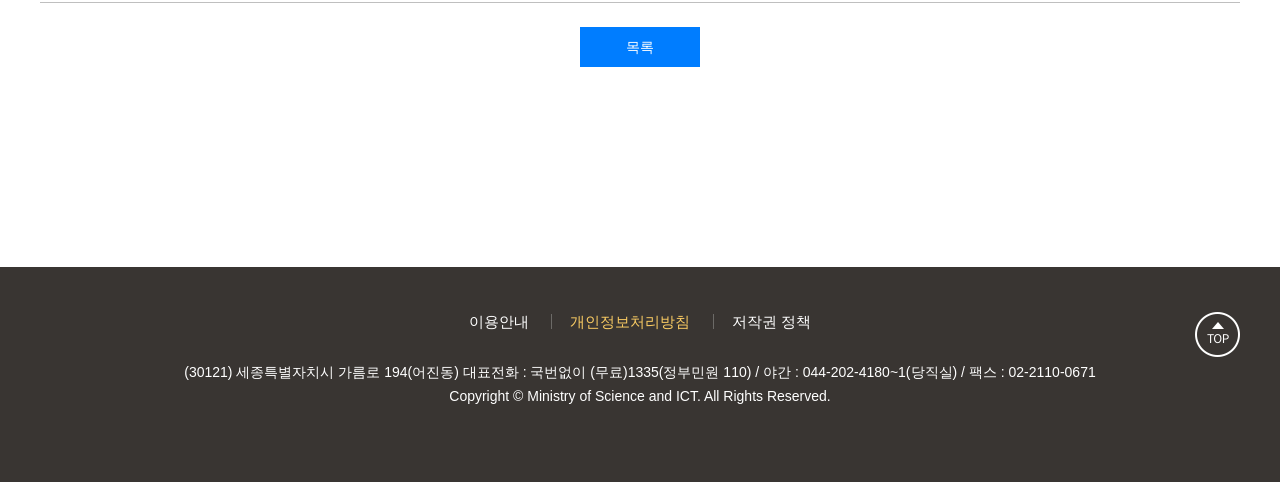
<file: promotion_detail.html>
<!doctype html>
<html lang="ko">
<head>
    <meta charset="UTF-8">
    <meta name="viewport" content="width=device-width, user-scalable=no, initial-scale=1.0, maximum-scale=1.0, minimum-scale=1.0">
    <meta http-equiv="X-UA-Compatible" content="ie=edge">
    <title>동영상 상세 - 디지털 뉴딜</title>
    <link rel="stylesheet" type="text/css" href="./asset/css/style.css">
    <link rel="shortcut icon" type="image/x-icon" href="/favicon.ico?3">
    <script src="./asset/js/jquery-2.2.4.min.js"></script>
    <script src="./asset/js/ui.js"></script>
    <!-- Global site tag (gtag.js) - Google Analytics -->
    <script async src="https://www.googletagmanager.com/gtag/js?id=G-2LGJS4L4Q6"></script>
    <script>
        window.dataLayer = window.dataLayer || [];
        function gtag(){dataLayer.push(arguments);}
        gtag('js', new Date());
        gtag('config', 'G-2LGJS4L4Q6');
    </script>
</head>
<body>
<div id="skipnavigation">
    <ul>
        <li><a href="#content">본문 바로가기</a></li>
    </ul>
</div>
<header id="header">
    <div class="wrap_center area_gnb">
        <h1>
            <a href=""><!-- [D] 홈으로 -->
                <img src="./asset/images/img_logo_v202012.png" alt="한국판뉴딜 디지털뉴딜 로고">
            </a>
        </h1>
        <button type="button" class="btn_drawer" aria-label="메뉴"></button>
        <nav id="nav">
            <button type="button" class="close" aria-label="닫기"></button>
            <a href="" class="logo"><!-- [D] 홈으로 -->
                <img src="./asset/images/img_logo_v202012.png" width="70" alt="한국판뉴딜 디지털뉴딜 로고">
            </a>
            <a href="" class="link">사업소개</a>
            <a href="" class="link">대통령 국민 소통</a>
            <a href="" class="link">알림마당</a>
            <a href="" class="link _active">홍보자료</a><!-- [D] 해당 페이지에서 _active 클래스 추가 -->
            <div class="relate">
                <a href="https://www.msit.go.kr/" target="_blank"><img src="./asset/images/img_logo_msit.png" class="msit" width="110" alt="과학기술정보통신부"></a>
            </div>
        </nav>
        <div class="area_relate">
            <a href="https://www.msit.go.kr/" target="_blank">
                <img src="./asset/images/img_logo_msit.png" class="msit" alt="과학기술정보통신부">
            </a>
        </div>
    </div>
</header>
<!-- // #header -->

<div id="content" tabindex="-1">
    <div class="location">
        <div class="wrap_center">
            <a href="javascript:;" class="home" aria-label="home"><span class="blind">홈</span></a><!-- [D] 메인페이지로 이동 -->
            <span class="text">홍보자료</span>
        </div>
    </div>
    <div class="wrap_center">
        <h2 class="tit_content">홍보자료</h2>

        <ul class="nav nav-tabs nav-space2" role="tablist">
            <li class="nav-item nav-half">
                <a class="nav-link active" href="" role="tab" aria-selected="true">동영상<span class="blind">선택됨</span></a>
            </li>
            <li class="nav-item nav-half">
                <a class="nav-link" href="" role="tab" aria-selected="false">BI 소개</a>
            </li>
        </ul>

        <div class="area_detail">
            <div class="area_tit">
                <h3 class="tit_detail">디지털 뉴딜로 일자리 90만개 창출!!</h3>
            </div>
            <div class="area_content">
                <!-- [D] 유투브만 있는 형태, 8월 버전 -->
                <div class="area_youtube">
                    <iframe width="320" height="180" src="https://www.youtube.com/embed/TJen7-bt-Ao" frameborder="0" allow="accelerometer; autoplay; encrypted-media; gyroscope; picture-in-picture" allowfullscreen></iframe>
                </div>
                <div class="area_subtitle">
                    자막입니다.<br />
                    자막입니다.<br />
                    자막입니다.<br /><br />
                    자막입니다.
                </div>
                <!-- //유투브만 있는 형태 -->

                <!-- [D] 이미지 + 텍스트 형태, 9월 버전 -->
                <div class="area_image" style="display: none">
                    <img src="./asset/images/img_dummy.jpg" class="img" alt="">
                    <p>텍스트입니다.</p>
                    <p>텍스트입니다.</p>
                </div>
                <!-- //이미지 + 텍스트 형태 -->
            </div>
        </div>
        <!-- // .area_detail -->

        <div class="area_prevnext">
            <ul>
                <li>
                    <a><!-- [D] 이전 글, 다음 글에서 선택이 안될 경우 href속성 삭제 -->
                        <span>이전 글</span>
                        이전 글이 없습니다.
                    </a>
                </li>
                <li>
                    <a href="">
                        <span class="next">다음 글</span>
                        디지털 뉴딜로 일자리 90만개 창출!!
                    </a>
                </li>
            </ul>
        </div>

        <div id="area_btn">
            <a href="" class="btn_m_blue">목록</a>
        </div>
    </div>
</div>
<!-- // #content -->

<footer id="footer">
    <div class="wrap_center">
        <button type="button" class="btn_top" aria-label="TOP"><span class="blind">맨위로 이동</span></button>
        <div class="area_list">
            <ul>
                <li><a href="https://www.msit.go.kr/web/msipContents/contents.do?mId=MTA3Mw==" target="_blank">이용안내</a></li>
                <li><a href="https://www.msit.go.kr/web/msipContents/contents.do?mId=MTA3NA==" class="yellow" target="_blank">개인정보처리방침</a></li>
                <li><a href="https://www.msit.go.kr/web/msipContents/contents.do?mId=MTA4NA==" target="_blank">저작권 정책</a></li>
            </ul>
        </div>
        <div class="area_address">
            <ul>
                <li>(30121) 세종특별자치시 가름로 194(어진동) 대표전화 : 국번없이 (무료)1335(정부민원 110)</li>
                <li>/ 야간 : 044-202-4180~1(당직실)</li>
                <li>/ 팩스 : 02-2110-0671</li>
                <li class="copyright">Copyright © Ministry of Science and ICT. All Rights Reserved.</li>
            </ul>
        </div>
    </div>
</footer>

<script>
    $(function() {
        const link_title = $('.area_tit .tit_detail').text() + ' 바로보기 - 새창';
        $('.area_content a[target="_self"]').attr('title', link_title);
        $('.area_content a[target="_self"]').addClass('link').attr('target','_blank');
    });
</script>
</body>
</html>
</file>
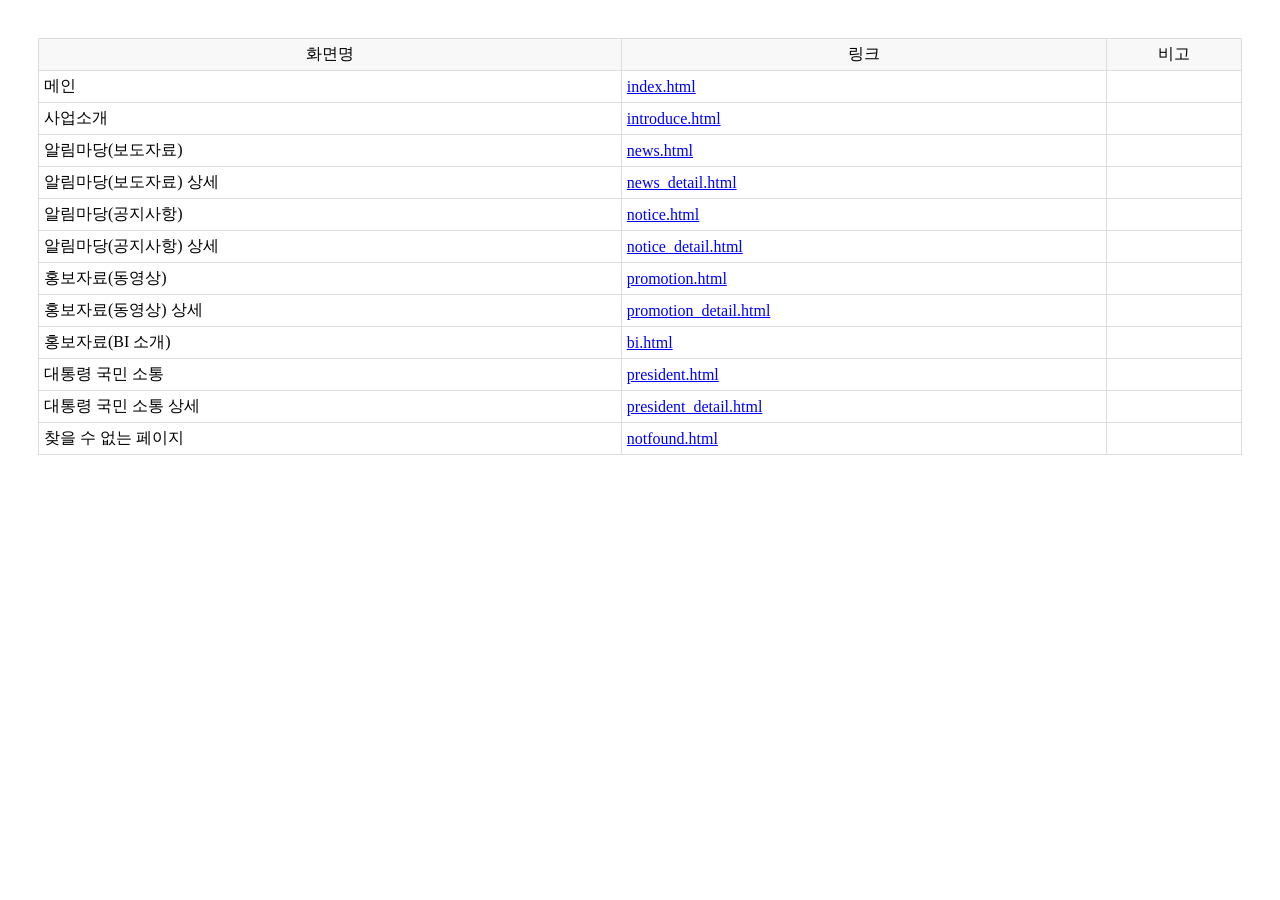
<file: publist.html>
<!doctype html>
<html lang="ko">
<head>
    <meta charset="UTF-8">
    <meta name="viewport" content="width=device-width, user-scalable=no, initial-scale=1.0, maximum-scale=1.0, minimum-scale=1.0">
    <meta http-equiv="X-UA-Compatible" content="ie=edge">
    <title>퍼블리싱 목록 - 디지털 뉴딜</title>
    <style>
        body {padding: 30px;}
        a {color: blue;}
        .table {width: 100%;border-collapse: collapse;}
        .table td, .table th {padding: 5px;border: 1px solid #ddd;font-weight: normal;}
        .table th {background-color: #f8f8f8;}
    </style>
</head>
<body>
    <table class="table">
        <thead>
        <tr>
            <th scope="col">화면명</th>
            <th scope="col">링크</th>
            <th scope="col">비고</th>
        </tr>
        </thead>
        <tbody>
        <tr>
            <td>메인</td>
            <td><a href="./index.html" target="_blank">index.html</a></td>
            <td></td>
        </tr>
        <tr>
            <td>사업소개</td>
            <td><a href="./introduce.html" target="_blank">introduce.html</a></td>
            <td></td>
        </tr>
        <tr>
            <td>알림마당(보도자료)</td>
            <td><a href="./news.html" target="_blank">news.html</a></td>
            <td></td>
        </tr>
        <tr>
            <td>알림마당(보도자료) 상세</td>
            <td><a href="./news_detail.html" target="_blank">news_detail.html</a></td>
            <td></td>
        </tr>
        <tr>
            <td>알림마당(공지사항)</td>
            <td><a href="./notice.html" target="_blank">notice.html</a></td>
            <td></td>
        </tr>
        <tr>
            <td>알림마당(공지사항) 상세</td>
            <td><a href="./notice_detail.html" target="_blank">notice_detail.html</a></td>
            <td></td>
        </tr>
        <tr>
            <td>홍보자료(동영상)</td>
            <td><a href="./promotion.html" target="_blank">promotion.html</a></td>
            <td></td>
        </tr>
        <tr>
            <td>홍보자료(동영상) 상세</td>
            <td><a href="./promotion_detail.html" target="_blank">promotion_detail.html</a></td>
            <td></td>
        </tr>
        <tr>
            <td>홍보자료(BI 소개)</td>
            <td><a href="./bi.html" target="_blank">bi.html</a></td>
            <td></td>
        </tr>
        <tr>
            <td>대통령 국민 소통</td>
            <td><a href="./president.html" target="_blank">president.html</a></td>
            <td></td>
        </tr>
        <tr>
            <td>대통령 국민 소통 상세</td>
            <td><a href="./president_detail.html" target="_blank">president_detail.html</a></td>
            <td></td>
        </tr>
        <tr>
            <td>찾을 수 없는 페이지</td>
            <td><a href="./notfound.html" target="_blank">notfound.html</a></td>
            <td></td>
        </tr>
        </tbody>
    </table>
</body>
</html>
</file>
<file: asset/css/style.css>
@charset "utf-8";

* {box-sizing: border-box}
body,button,dd,dl,dt,fieldset,form,h1,h2,h3,h4,h5,h6,input,legend,li,ol,p,select,table,td,textarea,th,ul,article,section {margin: 0;padding: 0}
body,button,h1,h2,h3,h4,h5,input,select,table,textarea {font-family: "Malgun Gothic","맑은 고딕","Helvetica Neue","Apple SD Gothic Neo",sans-serif;font-weight: 500;font-size: 14px;line-height: 1.267em}
body {position: relative;color: #000;word-break: break-all;-webkit-text-size-adjust: none}
html {font-size: 10px;line-height: 15px}
table {border-collapse: collapse}
fieldset,img {border: 0}
ol,ul {list-style: none}
address,em {font-style: normal}
a {color: inherit;text-decoration: none;-webkit-tap-highlight-color: rgba(0,0,0,.1)}
img {vertical-align: top}
button {border:none; cursor: pointer;}
button:focus {outline-offset: 1px}
div:focus {outline: none}
.clearfix:after {content:""; display: block; clear: both}
.wrap_center {max-width: 1200px; margin:0 auto; position: relative;}
._full_height {height: 100%}
.font_blue {color: #007dff;}
.mt-10 {margin-top: 10px}
.break {word-break: keep-all; word-wrap: break-word;}
.blind {visibility:hidden;overflow:hidden;position:absolute;top:0!important;left:0!important;width:1px;height:1px;font-size:0;line-height:0}
caption {position: absolute;
    width: 1px;
    height: 1px;
    padding: 0;
    overflow: hidden;
    clip: rect(0, 0, 0, 0);
    white-space: nowrap;
    border: 0;
}

.animation{opacity: 0;}
.animated{opacity: 1;}
.img_half {display: inline-block;}
.img_half img {width: 50%}

#skipnavigation a {position:absolute; left:-3000%;}
#skipnavigation a:focus { display:block; left:0; top:0; z-index:10000000000; width:100%; height:30px; line-height:30px; background:#003b96; color:#fff; text-align:center;}

#header {position: relative; padding:36px 0;}
#header h1 {display: inline-block;}
#header h1 img {width: 170px;}
#header .btn_drawer {z-index:100; display: none;position: absolute;right: 0;bottom: 17px;width: 24px;height: 17px;background: url('../images/icon_drawer.png') no-repeat;background-size: cover;}
#header .area_relate {position: absolute; right:0; top:50%; transform: translateY(-56%);}
#header .area_relate .msit {width: 180px;}
#header .area_relate .nia {width: 138px; margin-top: 6px; display: inline-block}
#header .area_relate a {vertical-align: middle}
#header .area_relate a + a {margin-left: 15px}
#nav {position: absolute; left:347px; top:50%; transform: translateY(-50%);}
#nav .link {display: inline-block;font-size: 20px;font-weight:bold;color: #212121;}
#nav .link:hover, #nav .link._active {color: #007dff}
#nav .link._active {border-bottom-color: #007dff;}
#nav .link + .link {margin-left: 43px}
#nav .close, #nav .logo, #nav .relate {display: none;}

#footer {background-color: #393532;color: #fff;text-align: center;padding:45px 0 55px; word-break:keep-all;word-wrap:break-word;}
#footer .area_list li {display:inline-block;padding: 1px 19px;font-size: 13px; font-size: 15px;height:15px; position: relative}
#footer .area_list li a.yellow {color:#f9cb63}
#footer .area_list li + li:after {content: "";width: 1px;height:15px;position: absolute;left:0;top:2px;opacity: 0.32;background-color: #d8d8d8;}
#footer .area_address {line-height: 1.5; margin:30px 0 20px;}
#footer .area_address li {display:inline-block;font-size: 14px;}
#footer .area_address li em {font-weight: bold}
#footer .area_address li.copyright {display:block;margin-top: 3px;}
#footer .area_copyright {color: #a4a4a4; font-size: 15px; line-height: 1.5;}
#footer .btn_top {display: block;position: absolute;right: 0;top: 0;width: 45px;height: 45px;background: url('../images/icon_top.png') no-repeat;background-size: cover;}

#content {padding: 0 0 200px;}
#content.main {padding-bottom: 60px;}
/*#content.main .control {position: absolute;*/
/*    width: 100%;*/
/*    bottom:10px;*/
/*}*/
a:hover {text-decoration: none; color:inherit}
#content .location {height: 50px;background-color: #003b96;font-size: 14px;color: #fff;}
#content .location .home {display: inline-block; width: 50px; height:50px; margin-right:20px; border-right: 1px solid  #eaeaea; border-left: 1px solid  #eaeaea;background: url("../images/icon_home.png") no-repeat 50% 50%; background-size: 16px;vertical-align: middle;opacity: 0.4;}
#content .location .text {vertical-align: middle;}
#content .tit_content {font-size: 40px;font-weight: bold;letter-spacing: normal;text-align: center;color: #212121;padding:70px 0 40px;}
#content .tit_content.tit_bottom {padding-bottom: 70px}
#content .tit_h3 {font-size: 18px;font-weight: bold;color: #003b96;margin-bottom: 10px;}
#content .tit_h3.margin {margin: 70px 0 46px}
#content .row + .tit_h3.margin {margin-top: 90px;}

#content .tab {width: 100%; overflow: hidden;margin-bottom: 14px;}
#content .tab li {float: left;height: 50px;width:50%;border-top: 1px solid #1a428a;border-right: 1px solid #dedede;border-bottom: 1px solid #b6b6b6;text-align: center;display: table;}
#content .tab li a {display: table-cell;height: 50px;line-height: 1.1em;vertical-align: middle;word-break: keep-all;}
#content .tab li a.active {background: #1a428a; color: #fff; font-weight: bold;}
#content .area_tit {padding: 70px 0 50px; text-align: center;}
#content .area_tit .tit {
    font-size: 40px;
    font-weight: bold;
    letter-spacing: -1.33px;
    color: #212121;
}
#content .area_tit .tit_sub {
    font-size: 20px;
    font-weight: 300;
    letter-spacing: 2.43px;
    color: #979797;
    padding: 5px 0 30px;
}
#content .area_tit .txt {
    font-size: 17px;
    line-height: 1.6;
    letter-spacing: -0.8px;
    text-align: center;
    color: #000000;
}


/* main */
/*.visual_slider .area_text {position: absolute;left:0;right:0;top:0;bottom:0;height:100%;width: 100%;color: #fff;}*/
/*.visual_slider .txt {margin:159px 0 44px;font-size: 30px;font-weight: 300;letter-spacing: -1.5px;}*/
/*.visual_slider .txt2 {line-height: 1.3;letter-spacing: -1.67px;font-size: 57px;font-weight: bold;}*/
/*.visual_slider .link {font-size: 15px;display: inline-block;padding:15px 46px 16px 15px;border: 1px solid #cacaca;margin-top: 60px;background: url('../images/icon_btn_arrow_new.png') no-repeat 100% 50%;background-size: 24px;}*/
/*.visual_slider .wrap_center {height: 100%}*/
/*.slick-slide {position: relative}*/
/*.wrap_main_content {padding-top: 40px}*/
/*@media screen and (max-width: 1800px) {
    .wrap_main_content {margin-top: 30px!important;}
}*/
.visual_slider .area_text {position: absolute;left:0;right:0;top:0;bottom:0;height:100%;width: 100%;color: #fff;}
.visual_slider .txt {margin:116px 0 14px;font-size: 25px;font-weight: 300;letter-spacing: -1.5px;}
.visual_slider .txt2 {line-height: 1.3;letter-spacing: -1.67px;font-size: 50px;font-weight: bold;}
.visual_slider .link {font-size: 15px;display: inline-block;padding:7px 26px 7px 15px;border: 1px solid #cacaca;margin-top: 60px;background: url('../images/icon_btn_arrow.png') no-repeat 100% 50%;background-size: 15px;}
.visual_slider .wrap_center {height: 100%}
.slick-slide {position: relative}
.wrap_main_content {margin-top: -80px}
@media screen and (max-width: 1800px) {
    .wrap_main_content {margin-top: 30px!important;}
}
.wrap_main_content .tit2 {padding-bottom: 15px;font-size: 20px;font-weight: bold;letter-spacing: -0.67px;color: #000;}
.wrap_main_content .tit2_top {margin-top: 14px}
.box_m {position: relative;}
.box_m.border {position: relative; border:1px solid #ccc}
.box_main {padding:30px; min-height: 250px; position: relative; margin-bottom: 22px; border:1px solid #c3c3c3; width: 100%; background: #fff;}
.box_main .tit1 {font-size: 20px;font-weight: bold;letter-spacing: -0.67px;color: #000;padding-bottom: 15px;}
.box_main .txt {letter-spacing: -0.5px;color: #7f7f7f;font-size: 15px;line-height: normal;}
/*.box_main .link {position: absolute;left:30px; bottom: 30px;border: 1px solid #cacaca;padding:7px 30px 7px 17px;font-size: 15px;color: #333;background: url('../images/icon_btn_arrow2.png') no-repeat 100% 50%;background-size: 16px;}*/

.box_main:after {content: "";width: 70px;height: 70px;position: absolute;right: 30px;bottom: 30px;background: url('../images/icon_document.png') no-repeat;background-size: cover;}
.box_main2 {box-shadow: 0 2px 4px 0 rgba(0, 0, 0, 0.16); height:251px}
.box_main2:after {display: none}
.box_main2 .link_more {position: absolute;top: 23px;right: 19px;width:27px;height:27px;background: url('../images/icon_plus.png') no-repeat;background-size: 27px;}
.box_main2 li a {
    display: block;
    font-size: 15px;
    font-weight: bold;
    letter-spacing: -0.5px;
    color: #000000;
    white-space: nowrap;overflow: hidden;text-overflow: ellipsis;
}
.box_main2 li a:hover {color:#007dff; text-decoration: underline}
.box_main2 li + li {margin-top: 15px}
.box_main2 li .date
{  font-size: 15px;
    letter-spacing: -0.5px;
    color: #666666;
    margin-top: 4px;
    font-weight: normal;
}
.box_main2 .tit1 {padding-bottom: 20px}

/* layout */
.wrap_col {margin:0 -10px;}
.wrap_col:after {content:""; display: block; clear: both}
.wrap_col .row {margin: 0 0 20px;}
[class*="col_"] {float:left;padding:0 10px;}
.col_4 {width: 33.3333333333333%;}
.col_6 {width: 50%}
.col_8 {width: 66.666667%}
.box_m .link_youtube, .box_m .link {position: relative; display: block; overflow: hidden;background-color:#000;}
.box_m .link_youtube:after {content: "";position: absolute;width: 75px;height: 75px;left: 50%;top: 50%;transform : translate(-50%, -50%);background: url('../images/icon_youtube_play.png') no-repeat;background-size: cover;}
.box_m .link_youtube:hover .img_video_thumb, .box_m .link:hover img {transform: scale(1.1);}
.box_m .img_video_thumb {width: 100%; transition: transform 0.8s ease;}

.box_l h3 {font-size: 28px;font-weight: bold;letter-spacing: -0.93px;color: #007dff;margin-bottom: 14px;}
.box_l .txt {font-size: 15px;font-style: normal;font-weight:bold;line-height: 1.6;letter-spacing: -0.5px;color: #000;margin-bottom: 25px;}
.box_l .inner li, .list_num > li {position: relative;padding-left: 28px;min-height: 19px}
.box_l .inner li + li {margin-top: 8px}
.box_l .inner li:after {width: 19px;line-height: 19px;display: inline-block;position: absolute;left: 0;top: 0;content: '1';background: #e6e6e6;border-radius: 100%;text-align: center;font-size: 13px;color: #666;}
.tab-content .list_num {margin-left: 40px}


.input_default {
    min-width: 284px;
    height: 45px;
    border: solid 1px #b3b3b3;
    background-color: #f1f1f1;
    color:#000;
    padding: 10px;
    vertical-align: middle;
}

[class*="btn_default"] {
    min-width: 62px;
    padding: 10px;
    height: 45px;
    font-size: 15px;
    letter-spacing: -0.5px;
    vertical-align: middle;
}
[class*="btn_default"][class*="blue"] {
    background-color: #003b96;
    color:#fff;
}

.list_num:after {
    content: "";
    display: block;
    width: 100%;
    clear: both;
}
.list_num > li {padding-left: 35px;
    display: inline-block;
    width: 50%;
    font-size: 20px;
    font-weight: bold;
    line-height: 1.85;
    letter-spacing: -0.53px;
    color: #000000;
    float: left;
    margin-bottom: 55px;
}
.list_num > li:after {
    position: absolute;
    left: 0;
    top: 5px;
    content: '1';
    width: 26px;
    height: 26px;
    background: #fff;
    border: solid 3px #007dff;
    font-size: 15px;
    font-weight: bold;
    letter-spacing: -0.5px;
    text-align: center;
    color: #007dff;
    border-radius: 50%;
    box-sizing: border-box;
    line-height: 1.3;
}
.list_dot > li {
    font-size: 15px;
    letter-spacing: -0.4px;
    color: #666666;
    padding-left: 10px;
    background: url('../images/icon_tit_dot.png') no-repeat 0 8px;
    background-size: 3px;
    line-height: 1.4;
}
.list_dot > li + li {margin-top: 10px}
.list_dash > li a:hover {color: #007dff;text-decoration: underline;}
.list_dash > li {
    font-size: 15px;
    letter-spacing: -0.4px;
    color: #666666;
    padding-left: 14px;
    position: relative;
    line-height: 1.4;
}
.list_dash > li:after {
    content: "";
    position: absolute;
    left:0;
    top: 10px;
    width: 7px;
    height:1px;
    background: #666666;
}
.list_dash > li + li {margin-top: 10px;}
.box_l .inner li.no2:after, .list_num li.no2:after {content:'2'}
.box_l .inner li.no3:after, .list_num li.no3:after {content:'3'}
.box_l .inner li.no4:after, .list_num li.no4:after {content:'4'}
.box_l .inner li.no5:after, .list_num li.no5:after {content:'5'}
.box_l .inner li.no6:after, .list_num li.no6:after {content:'6'}
.box_l .inner li.no7:after, .list_num li.no7:after {content:'7'}
.box_l .inner li.no8:after, .list_num li.no8:after {content:'8'}
.box_l .inner li.no9:after, .list_num li.no9:after {content:'9'}
.box_l .inner li.no10:after, .list_num li.no10:after {content:'10'}
.box_l .inner li.no11:after, .list_num li.no11:after {content:'11'}
.box_l .inner li.no12:after, .list_num li.no12:after {content:'12'}

.accordion {
    border-top: 2px solid #000;
}

.accordion .collapse {


}
.accordion .box_list {
    background-color: #f7f7f7;
    padding: 30px 30px 35px 75px;
}
.btn_num {
    display: block;
    width: 100%;
    font-size: 15px;
    letter-spacing: -0.4px;
    padding:26px 0 26px 75px;
    position: relative;
    line-height: 1.4;
    text-align: left;
    background-color: #fff;
    border-bottom: 1px solid #cacaca;
}

.btn_num:before {
    position: absolute;
    left: 40px;
    top: 23px;
    content: '1';
    width: 26px;
    height: 26px;
    background: #fff;
    border: solid 3px #007dff;
    font-size: 15px;
    font-weight: bold;
    letter-spacing: -0.5px;
    text-align: center;
    color: #007dff;
    border-radius: 50%;
    box-sizing: border-box;
    line-height: 1.3;
}

.btn_num.no1:before {content:'1'}
.btn_num.no2:before {content:'2'}
.btn_num.no3:before {content:'3'}
.btn_num.no4:before {content:'4'}
.btn_num.no5:before {content:'5'}
.btn_num.no6:before {content:'6'}
.btn_num.no7:before {content:'7'}
.btn_num.no8:before {content:'8'}
.btn_num.no9:before {content:'9'}
.btn_num.no10:before {content:'10'}
.btn_num.no11:before {content:'11'}
.btn_num.no12:before {content:'12'}

.btn_num:after {
    position: absolute;
    right: 30px;
    top: 50%;
    margin-top: -6.5px;
    content: "";
    width: 22px;
    height: 13px;
    background: url('../images/toggle_arrow.png') no-repeat;
    background-size: 22px;
    transition: all ease 0.35s;
}
.btn_num[aria-expanded="true"]:after {
    transform: rotate( -180deg );
}

.list_num > li ul {margin-top: 15px}
.list_num > li li {position:relative;padding-left:10px;font-weight: normal;font-size: 15px;width:90%;line-height: 1.73;letter-spacing: -0.5px;color: #666;word-break:keep-all;word-wrap:break-word;}
.list_num > li li a {color:#666; text-decoration: none}
.list_num > li li a:hover {color: #007dff; text-decoration: underline;}
.list_num > li li:after {
    content: "-";
    height: 1px;
    position: absolute;
    left:0;
    top: -2px;
    font-size: 15px;
    color: #666;
}
/*.list_num > li + li {margin-top: 55px}*/
.list_num > li li + li {margin-top: 2px}

/*.list_dash li:after {*/
/*    content: "-";*/
/*    height: 1px;*/
/*    position: absolute;*/
/*    left:0;*/
/*    top: -2px;*/
/*    font-size: 15px;*/
/*    color: #666;*/
/*}*/

.box_l.box_intro h3 {
    font-size: 34px;
    font-weight: bold;
    letter-spacing: -1.13px;
    color: #003b96;
}
.box_l.box_intro .txt {
    font-size: 30px;
    line-height: 1.3;
    letter-spacing: -0.8px;
    color: #000000;
    font-weight: normal;
    word-break:keep-all;word-wrap:break-word;
}

.area_total {position: relative; font-size: 16px; padding: 0 0 18px;}
.area_total .num {color: #248fff}
.area_search {text-align: right; padding-bottom: 20px}
.area_total + .area_search {margin-top: -67px;}
.area_board ul {overflow: hidden; border-top: 2px solid #444;}
.area_board li {border-bottom: 1px solid #e0e0e0; padding: 15px 0 20px 0;}
.area_board li a {display: block;position: relative;padding: 0 10px;}
.area_board .subject {display: block;width: 100%;overflow: hidden;white-space: nowrap;text-overflow: ellipsis;font-size: 16px;color: #000;}
.area_board .date {position: absolute; right: 5px;top:50%; transform: translateY(-50%); font-size: 13px;color: #666;}
.area_board .no_result {text-align: center; padding:70px 0 50px}

.area_news {border-top: 3px solid #212121;}
.area_news li {border-bottom: 1px solid #bfbfbf;display: table;width: 100%;}
.area_news li a, .area_news li.not_result {color: #000;font-size: 18px;font-weight: 500;padding:20px 0;width: 100%;line-height: 1.5;text-align: left}
.area_news li a:hover {color: #007dff;}
.area_news li > span {
    display: table-cell;
    text-align: center;
    vertical-align: middle;
    padding: 15px 0;
    color: #737373;
}
.area_news li > span.title {
    padding-right: 10px;
    text-align: left;
}
.area_news li .num {
    width: 102px;
    font-size: 16px;
}
.area_news li.not_result {text-align: center; padding: 60px 0;}
.area_news li .date {width:120px; font-size: 14px;font-weight: 500;}
.area_news li .area_file {padding-top: 15px;width: 58px;}
.area_news li .file {display:inline-block;width: 28px;height: 21px;background: url('../images/icon_file.png') no-repeat 119% 50%;background-size: 22px;}
@media (max-width: 640px) {
    .area_news li .num {width: 80px}
    .area_news li .area_file, .area_news li .date {display: none;}
}

.area_detail {position: relative; padding:40px 60px 130px; border-top: 3px solid #212121;}
.area_detail.news {padding-left: 130px; color: #212121; line-height: 1.5;font-size: 16px;}
.area_detail.news .date {color: #212121;font-size: 14px;font-weight: 500;position: absolute;left:0;top:40px;}
.area_detail.news .detail_file {margin-top: 80px;}
.area_detail.news .file {position: relative;display: inline-block;border: 1px solid #bfbfbf;padding:20px 70px 20px 65px;background: url('../images/icon_file.png') no-repeat 30px 50%;background-size: 28px;font-size: 16px;min-width: 670px;}
.area_detail.news .file + .file {margin-top: 10px;}
#content .area_detail .area_tit {padding:0; text-align: left}
@media screen and (max-width: 840px) {
    .area_detail.news .detail_file {margin-top: 30px;}
    .area_detail.news .file {min-width: 100%;}
}
.area_detail.news .file:after {content:"";width:24px;height: 24px;position: absolute;right: 30px;top:50%;transform: translateY(-50%);display: inline-block;background: url('../images/icon_download.png') no-repeat 100% 50%;background-size: 24px;}
.area_detail .date {position: absolute; top:0; left:3px; font-weight: 500; color: #212121;}
.area_detail .tit_detail {padding-bottom: 45px;font-size: 24px;font-weight: bold;color: #212121;line-height: 1.5}
.area_detail .area_sub {position: relative;}
.area_detail .area_date {position: absolute; right:0; top:0}
.area_detail .area_file {position: relative; background: #ddd; padding:10px;margin-top: 10px;}
.area_detail .area_file .btn_file {position: absolute; right:10px; top:50%; transform: translateY(-50%);}
.area_detail .area_image {line-height: 1.5}
.area_detail .area_image .img {width: 100%; margin: 10px 0}
.area_detail .area_youtube {position: relative; max-width: 100%; padding-bottom: 56.25%; height: 0;}
.area_detail .area_youtube iframe {position: absolute; position: absolute; top: 0; left: 0; width: 100%; height: 100%;}
.area_detail .area_subtitle {margin-top: 40px;padding: 20px;border: 1px solid #bfbfbf;}


.area_content {font-weight: 400}
.area_content .link, .area_content a {color: blue; text-decoration: underline;}

.area_prevnext {border-top: 1px solid #bfbfbf; border-bottom: 1px solid #bfbfbf;}
.area_prevnext li {}
.area_prevnext li + li {border-top: 1px solid #bfbfbf;}
.area_prevnext li a {display:block; width:100%; padding:23px 10px; color: #888;}
.area_prevnext li a[href] {color: #212121;}
.area_prevnext li a span {padding-right: 20px;margin-right: 13px;background: url('../images/icon_prev.png') no-repeat 100% 50%; background-size: 14px;}
.area_prevnext li a span.next {background-image: url('../images/icon_next.png');}
.area_pagenation {border-top: 1px solid #444;border-bottom: 1px solid #444;}
.area_pagenation a {display: block; padding:10px}
.area_pagenation a span {display: inline-block; margin-right: 10px;}
.area_pagenation li + li {border-top: 1px solid #ddd}
.area_thumbnail {border-bottom: 1px solid #bfbfbf; border-top: 3px solid #212121; padding-top: 40px}
.area_thumbnail ul {margin:0 -20px}
.area_thumbnail li {float:left; width:33.333333%; padding:0 20px 40px; min-height: 311px}
.area_thumbnail li.not_result {float: none; width: 100%; text-align: center;    font-weight: bold;font-size: 17px;line-height: 1.5;min-height: auto;padding: 20px 0 60px;}

/*.slider {position: relative;width: 100%;margin-bottom: 50px;transition: all 1.0s ease-in-out;}*/
/*.slider .slide_image {opacity: 1;height: calc(100% - 140px);background-size: cover;background-position: center;}*/
/*.slider .slide_image img {display: block;width: 100%;min-height:300px;opacity: 1;}*/

.slider {position: relative;width: 100%;margin-bottom: 50px;transition: all 1.0s ease-in-out;}
.slider .slide_image {opacity: 1;height: 100%;background-size: cover;background-position: center;}
/*.slider .slide_image {opacity: 1;height: 100%; text-align: center}*/
.slider .slide_image img {display: inline-block;width: 100%;min-height:300px;max-height:843px;max-width:1920px;opacity: 1;}
@media screen and (min-width: 1920px) {
    .slider .slide_image img {display: none}
    .slider .slide_image {height: 643px;}
    .slider .slide_image.slide_01 {background-image: url('../images/img_visual_new_2x.jpg');}
    .slider .slide_image.slide_02 {background-image: url('../images/img_visual2_2x.jpg');}
    .slider .slide_image.slide_03 {background-image: url('../images/img_visual3_2x.jpg');}
}

.slider .img_promotion_thumb {width: 100%}
/*.slider .slick-active .slide_image {opacity: 1;}*/
.slick-dotted.slick-slider {margin:0}
.slider .img_mois {width: 155px;}
.slider .img_msit {width: 208px;}
.slider .img_moef {width: 148px;}
.slider .img_nia {width: 217px;}
.slider .mouse {
    z-index: 10;
    position: absolute;
    bottom: 40px;
    left: 50%;
    transform: translateX(-50%);
    padding-top: 52px;
    background: url('../images/icon_mouse.png') no-repeat 50% 0; background-size: 32px;
}
.slider .mouse:after {
    content: "";
    position: absolute;
    top: 10px;
    left: 50%;
    content: '';
    width: 6px;
    height: 6px;
    margin-left: -3px;
    background-color: #fff;
    border-radius: 100%;
    animation: sdb 2s infinite;
}
@keyframes sdb {
    0% {
        transform: translate(0, 0);
        opacity: 0;
    }
    40% {
        opacity: 1;
    }
    80% {
        transform: translate(0, 20px);
        opacity: 0;
    }
    100% {
        opacity: 0;
    }
}
.slider .mouse p {
    font-size: 15px;
    font-weight: bold;
    letter-spacing: -0.9px;
    color: #fff;
    text-shadow: 0 1px 3px rgba(0, 0, 0, 0.5);
}
/*.slider_l {height: 370px;border: 1px solid #c3c3c3;}*/
/*.slider_l .slick-list, .slider_l .slick-track {height: 100%;}*/
/*.slider_l .inner {padding:47px 0 0 40px;}*/
/*.slider_l .bg1 {background: url('../images/bg_slider_dna.png') no-repeat 93% 50%;background-size: 277px;}*/
/*.slider_l .bg2 {background: url('../images/bg_slider_edu.png') no-repeat 93% 50%;background-size: 261px;}*/
/*.slider_l .bg3 {background: url('../images/bg_slider_noface.png') no-repeat 93% 50%;background-size: 242px;}*/
/*.slider_l .bg4 {background: url('../images/bg_slider_soc.png') no-repeat 93% 50%;background-size: 232px;}*/

.slider_l {height: 370px;border: 1px solid #c3c3c3;}
.slider_l .inner {padding:60px 0 0 40px;}
.slider_l .bg1 {background: url('../images/bg_slider_dna.png') no-repeat 93% 50%;background-size: 235px;}
.slider_l .bg2 {background: url('../images/bg_slider_edu.png') no-repeat 93% 50%;background-size: 261px;}
.slider_l .bg3 {background: url('../images/bg_slider_noface.png') no-repeat 93% 50%;background-size: 242px;}
.slider_l .bg4 {background: url('../images/bg_slider_soc.png') no-repeat 93% 50%;background-size: 232px;}
.slider_l .slick-list, .slider_l .slick-track, .slider_l .slick-slide {height: 100%;}

.slider_long {margin: 65px 0 35px; height: 256px; border: none}
.slider_long .inner {padding: 0 0 0 40px;display:table-cell;vertical-align: middle;}
.slider_long [class*="bg"] {display:table;width:100%;height: 100%; background-position: 93% 50%; min-height: 256px}
.slider_long .bg1 {background-size: 180px;}
.slider_long .bg2 {background-size: 200px;}
.slider_long .bg3 {background-size: 180px;}
.slider_long .bg4 {background-size: 180px;}
.slider_long .txt {font-size: 16px; font-weight: bold}
.slider_long .inner li {font-size: 15px;}

/*.slider_l .slick-list, .slider_l .slick-track, .slider_l .slick-slide {height: 100%;}*/
/*.slider_visual, .slider_visual .slick-track, .slider_visual .slick-slide {height:100vh}*/
/*.slider_visual .slick-track {display: flex}*/
/*.slider_visual .slick-track .slick-slide {display: flex; height:auto;}*/
/*.slider_l .slick-slide {*/
/*    opacity: 0;*/
/*    transition: opacity 1.25s ease-out;*/
/*}*/
/*.slider_l .slick-slide.slick-current {*/
/*    opacity: 1;*/
/*}*/


.slider_s {height: 97px;border: 1px solid #c3c3c3;margin:0;}
.slider_s * {height: 100%}
.slider_s a {display: block; text-align: center}
.slider_s a img {position: absolute;top : 50%;left: 50%;transform : translate(-50%, -50%);  height: auto}
.slider .slick-list {overflow: hidden}
.slick-dots {bottom: auto; height: 20px;}
.slick-dots li {width: 20px;height: 20px; vertical-align: top;}
.slick-dots li button {width: 20px;height: 20px;background: url('../images/icon_slider_dot.png') no-repeat;background-size: cover;}
.slick-dots li button:before {display: none}
.slick-dots li.slick-active button {background-image: url('../images/icon_slider_dot_current.png')!important;}
.slick-prev:before, .slick-next:before {display: none}
.slick-prev, .slick-next {width: 34px;height: 34px;background: url('../images/icon_slider_prev.png') no-repeat;background-size: cover;font-size: 0;top: -28px;right: 0;}
.slick-next {background-image: url('../images/icon_slider_next.png');}
.slick-prev {left: auto;right: 44px!important;}
.slider_arrow .slick-prev, .slider_arrow .slick-next {display: block!important;}
.slider_s .slick-prev, .slider_s .slick-next {
    z-index: 1000;
    background: url('../images/icon_slider_arrow_prev.png') no-repeat 50% 50%;
    background-size: 10px;
    background-color: rgba(176, 176, 176, 0.67);
    top: 50%;
    left:0;
}
.slider_s .slick-next {left: auto;right: 0;background-image: url('../images/icon_slider_arrow_next.png')}
/*.slider_normal .slick-dots {bottom: 15px; left: 15px;}*/
.box_m .control {    z-index: 1000;
    position: absolute;
    left: 15px;
    bottom: 15px;
    padding: 0;
    text-align: left;}

/*.visual_slider .slick-dots {position: absolute;top:auto; text-align: left;max-width: 1200px;margin: auto;left:0;right:0;bottom: 31%;padding-right: 0;}*/
/*.visual_slider .slick-dots li button {background-image: url('../images/icon_slider_dot_white.png');}*/
/*.visual_slider .slick-dots li + li {margin-left: 5px;}*/
.visual_slider .slick-dots {position:absolute; top:auto; text-align: left;max-width: 1200px;width:100%;margin: 0 auto;left:0;right:0;bottom: 31%;padding-right: 0;}
.visual_slider .slick-dots li button {background-image: url('../images/icon_slider_dot_white.png');}
.visual_slider .slick-dots li + li {margin-left: 5px;}
@media screen and (max-width: 1930px) {
    .visual_slider .slick-dots {bottom: 20%;}
    .visual_slider .txt {margin-top: 100px;}
}
@media screen and (max-width: 1700px) {
    .visual_slider .slick-dots {bottom: 10%; text-align: center}
    .visual_slider .txt {margin-top: 70px;}
}
@media screen and (max-width: 1360px) {
    /*.visual_slider .slick-dots {bottom:10%; text-align: center; margin:0!important;}*/

    .visual_slider .txt {margin:50px 0 14px; font-size: 20px; line-height: 1.5;}
    .visual_slider .txt2 {font-size: 30px;}
}
@media screen and (max-width: 1210px) {
    /*.visual_slider .slick-dots {margin: 0 20px;}*/
    .slider_long [class*="bg"] {background-image: none}
    .slider_long .inner {padding-left: 0; word-break:keep-all;word-wrap:break-word;}
    .box_l.box_intro .txt br {display: none}
    .tab-content .list_num {margin-left: 0;}
}

.box_l {position: relative;}
.box_l .control {
    z-index: 1000;
    position: absolute;
    left: 40px;
    bottom: 43px;
    top: auto;
    padding:0;
    text-align: left;
}

@media screen and (max-width: 1900px) {
    /*.visual_slider .slick-dots {bottom: 20%;}*/
    .visual_slider .txt {margin-top: 100px;}
}
@media screen and (max-width: 1700px) {
    /*.visual_slider .slick-dots {bottom: 10%;}*/
    .visual_slider .txt {margin-top: 70px;}
}
@media screen and (max-width: 1360px) {
    /*.visual_slider .slick-dots {bottom:30%;}*/

    .visual_slider .txt {margin:50px 0 14px; font-size: 20px; line-height: 1.5;}
    .visual_slider .txt2 {font-size: 30px;}
}
@media screen and (max-width: 1210px) {
    .col_8 + .col_4 {width: 100%}
    /*.visual_slider .slick-dots {margin: 0 20px;}*/
}
.visual_slider {min-height:300px; max-height: 843px;}
#area_btn {text-align: center; padding-top: 24px}

/* 버튼 */
[class*="btn_m"] {min-width: 120px;min-height: 40px;line-height:20px;display: inline-block;text-align: center;padding:10px 15px;}
[class*="m_blue"] {background-color: #007dff;color:#fff!important;}
[class*="btn_m"][class*="download"] {min-width: 227px;}
[class*="btn_m"][class*="download"] i {margin-left: 12px; position: relative; top: 3px;}
.area_download_button {text-align: center; margin-top: 130px}
.area_download_button [class*="btn_m"] {margin: 0 10px 10px;}
.icon_downlad {
    display: inline-block;
    width: 14px;
    height: 16px;
    background: url('../images/icon_download2.png') no-repeat;
    background-size: 14px;
}

@media screen and (max-width: 1199px) {
    .area_thumbnail li {min-height: auto}
}

@media screen and (max-width: 768px) {
    .area_thumbnail li {width:50%;}
}
.area_thumbnail li img {width:100%;}
.area_thumbnail li a {display: block; position: relative;}
.area_thumbnail li a:after {content: "";position: absolute;width: 48px;height: 48px;top:50%;left:50%;margin:-50px 0 0 -24px;background: url('../images/icon_play.png') no-repeat 50% 50%;background-size: 48px;}
.area_thumbnail li a .title {
    font-weight: bold;
    font-size: 17px;
    line-height: 1.5;
    margin-top: 10px;
    min-height: 50px;
    max-height: 50px;
    overflow: hidden;
    display: -webkit-box;
    -webkit-line-clamp: 2;
    -webkit-box-orient: vertical;
}
.area_pagination ul {margin-top:60px; text-align: center;font-size: 0;}
.area_pagination li {display: inline-block; vertical-align: top;}
.area_pagination a {position: relative;display: block;color: #777;padding: 10px; font-size: 18px; line-height: 16px; margin:0 6px;}
.area_pagination a.current {color: #007dff; font-weight: 500; border: 1px solid #007dff}

.area_pagination [class*="btn_"] {display: inline-block;width: 32px;height: 38px; position: relative; top:1px}
.area_pagination .btn_first {background: url('../images/icon_pagenation_first.png') no-repeat 50% 50%; background-size: 16px;}
.area_pagination .btn_prev {background: url('../images/icon_pagenation_prev.png') no-repeat 50% 50%; background-size: 16px;}
.area_pagination .btn_next {background: url('../images/icon_pagenation_next.png') no-repeat 50% 50%; background-size: 16px;}
.area_pagination .btn_last {background: url('../images/icon_pagenation_last.png') no-repeat 50% 50%; background-size: 16px;}



/* notfound 페이지 */
.box_system01 {text-align:center; color: #000; padding: 0 20px;height: 100vh; word-break:keep-all;word-wrap:break-word;}
.box_system01 .box_table {height:100vh; min-height:400px; text-align:center; display: table;width: 100%;}
.box_system01 .img01 img {width: 45%; max-width: 173px}
.box_system01 .txt01 {margin-top:74px;  font-size: 30px;font-weight: bold; line-height:1.5;}
.box_system01 .txt02 {font-size: 18px;line-height: 1.61;letter-spacing: -0.6px;text-align: center;margin: 19px 0 50px;}
.box_system01 .box_tablecell {display: table-cell;vertical-align: middle;}

@media all and (max-height: 459px) and (orientation:landscape) {
    /* 가로 모드일 때 적용할 CSS */
    .slider .mouse {left: auto; right: 20px; bottom: 70px}
    .visual_slider .txt {margin: 20px 0 5px; font-size: 16px;}
    .visual_slider .txt2 {font-size: 18px;}
}

/* 사업소개 */
.box_intro {}

/* bootstrap */
.nav-tabs {font-size: 0; border-bottom: none}
.nav-space {margin: -30px 0 82px}
.nav-space2 {margin: 0 0 40px}
.nav-item {display: inline-block; width: 25%;}
.nav-item.nav-half {width: 50%;}
.nav-item {padding-right: 8px}
.nav-item + .nav-item {padding: 0 0 0 8px}

#myTab .nav-item {padding:0;}
#myTab .nav-item + .nav-item {padding-left: 16px;}

.nav-tabs .nav-link {
    display: block;
    font-size: 18px;
    letter-spacing: -0.6px;
    text-align: center;
    color: #000000;
    border: 1px solid #979797!important;
    background-color: #fff;
    height: 55px;
    line-height: 55px;
    border-radius: 0;
    padding: 0;
}
.nav-tabs .nav-item.show .nav-link, .nav-tabs .nav-link.active {
    color: #fff;
    background-color: #003b96!important;
    border-color: #003b96!important;
    font-weight: bold;
}

.tab-content>.tab-pane {
    display: none;
}
.tab-content>.active {
    display: block;
}
.fade:not(.show) {
    opacity: 0;
}
.fade {
    transition: opacity .15s linear;
}

.row_16 {
    margin-right: -8px;
    margin-left: -8px;
}
.row_16 .col-sm {
    padding-right: 8px;
    padding-left: 8px;
}
/*.modal {*/
/*    position: fixed;*/
/*    top: 0;*/
/*    left: 0;*/
/*    z-index: 1050;*/
/*    display: none;*/
/*    width: 100%;*/
/*    height: 100%;*/
/*    overflow: hidden;*/
/*    outline: 0;*/
/*}*/

/*.modal-open {*/
/*    overflow: hidden;*/
/*}*/
/*.modal-open .modal {*/
/*    overflow-x: hidden;*/
/*    overflow-y: auto;*/
/*}*/
/*.modal-dialog-centered {*/
/*    display: -ms-flexbox;*/
/*    display: flex;*/
/*    -ms-flex-align: center;*/
/*    align-items: center;*/
/*    !*min-height: calc(100% - 1rem);*!*/
/*}*/
/*.modal-dialog-centered::before {*/
/*    display: block;*/
/*    !*height: calc(100vh - 1rem);*!*/
/*    content: "";*/
/*}*/
/*.modal-content {*/
/*    position: relative;*/
/*    display: -ms-flexbox;*/
/*    display: flex;*/
/*    -ms-flex-direction: column;*/
/*    flex-direction: column;*/
/*    width: 100%;*/
/*    pointer-events: auto;*/
/*    background-color: #fff;*/
/*    background-clip: padding-box;*/
/*    border: 1px solid rgba(0,0,0,.2);*/
/*    border-radius: .3rem;*/
/*    outline: 0;*/
/*}*/
/*@media (min-width: 576px) {*/
/*    .modal-dialog {*/
/*        max-width: 500px;*/
/*        margin: 1.75rem auto;*/
/*    }*/
/*    .modal-dialog-centered {*/
/*        min-height: calc(100% - 3.5rem);*/
/*    }*/
/*    .modal-dialog-centered::before {*/
/*        display: block;*/
/*        !*height: calc(100vh - 1rem);*!*/
/*        content: "";*/
/*    }*/
/*}*/
/*.modal-body {*/
/*    position: relative;*/
/*    -ms-flex: 1 1 auto;*/
/*    flex: 1 1 auto;*/
/*    padding: 0;*/
/*}*/
/*!*.modal-dialog {*!*/
/*!*    position: relative;*!*/
/*!*    width: auto;*!*/
/*!*    margin: .5rem;*!*/
/*!*    pointer-events: none;*!*/
/*!*}*!*/
/*.modal.fade .modal-dialog {*/
/*    transition: -webkit-transform .3s ease-out;*/
/*    transition: transform .3s ease-out;*/
/*    transition: transform .3s ease-out,-webkit-transform .3s ease-out;*/
/*    -webkit-transform: translate(0,-50px);*/
/*    transform: translate(0,-50px);*/
/*}*/
/*.modal-backdrop {*/
/*    position: fixed;*/
/*    top: 0;*/
/*    left: 0;*/
/*    z-index: 1040;*/
/*    width: 100vw;*/
/*    height: 100vh;*/
/*    background-color: #000;*/
/*}*/

/*.modal-backdrop.show {*/
/*    opacity: .5;*/
/*}*/
.modal .img_100 {width: 100%}
.modal .table-bordered thead th {border-bottom: none}

.modal-body {padding: 0}
/*.modal-content .btn_close {*/
/*    z-index: 10;*/
/*    width: 52px;*/
/*    height: 52px;*/
/*    position: absolute;*/
/*    right: -52px;*/
/*    top:0;*/
/*    background: #000 url('../images/icon_x.png') no-repeat 50% 50%;*/
/*    background-size: 21px;*/
/*}*/
.modal .area_today {
    /*position: relative;*/
    background: #000;
    color:#fff;
    padding: 8px 15px;
    position: absolute;
    left:0;
    bottom:0;
    right:0;
    width: 100%;
}
.modal .area_today .btn_close {
    position: absolute;
    right: 15px;
    top: 7px;
    border: solid 1px #686868;
    font-size: 14px;
    letter-spacing: -0.8px;
    color: #fff;
    padding: 3px 7px;
    background: #000;
}
.modal .area_today .checkbox {
    display: inline-block;
}
.modal .area_today .checkbox input {
    position: absolute;
    left: -50000px;


}
.modal .area_today .checkbox label {
    position: relative;
    padding-left: 31px;
    font-size: 14px;
    letter-spacing: -0.8px;
    color: #ffffff;
    line-height: 1.6;
    margin:0;
}
.modal .area_today .checkbox label:before {
    content: "";
    width: 22px;
    height: 22px;
    position: absolute;
    left:0;
    top:0;
    background: url('../images/icon_checkbox.png') no-repeat;
    background-size: 22px;
    transition: all .2s ease;
}
.modal .area_today input:checked + label:before {
    background: url('../images/icon_checkbox_checked.png') no-repeat;
    background-size: 22px;
}

.modal_default {word-break:keep-all;word-wrap:break-word;}
.modal_default .btn__close {
    position: absolute;
    right: 20px;
    top: 20px;
    width: 20px;
    height: 20px;
    background: url('../images/btn_close.png') no-repeat;
    background-size: 20px;
}
.modal_default .modal-content {
    border: solid 2px #000;
    background-color: #fff;
    padding: 35px 30px;
    border-radius: 0;
    background-clip: inherit;
}
.modal_default strong.tit {
    display: block;
    font-size: 20px;
    line-height: 1.4;
    letter-spacing: -0.53px;
    color: #000000;
    padding-right: 30px;
}
.modal_default strong.tit2 {
    display: block;
    padding-left: 22px;
    font-size: 15px;
    font-weight: bold;
    letter-spacing: -0.4px;
    color: #000;
    background: url('../images/icon_tit_circle.png') no-repeat 0 1px;
    background-size: 14px;
    margin: 20px 0 10px;
}
.modal_default .list_dot {margin-left: 26px}
.modal_default .list_dot + .list_dot {margin-top: 10px}
.modal_default .list_dot .list_dash {margin: 10px 0 0 0}
.modal_default p.sub {
    font-size: 14px;
    letter-spacing: -0.37px;
    color: #666666;
    margin-top: 10px;
}
/*.modal_default strong.tit*/
.modal_default .table-responsive {margin-top: 20px}
.modal_default .tit_table {display:block; padding-bottom: 10px}
.modal_default p.mt-10 {font-size: 14px;}


.table {table-layout: fixed; width: calc(100% - 1px)}
.table td, .table th {vertical-align: middle!important;}
.table thead th {border-bottom-width: 1px; text-align: center; background: #fafafa}

/* bi 소개 */
.box_bi {
    min-height: 406px;
    height: calc(100% - 40px);
    padding: 67px 50px 58px;
    border: solid 1px #cacaca;
    background-color: #ffffff;
}
.box_bi .area_logo {
    padding-bottom: 24px;
    text-align: center;
}
.box_bi .area_logo img {max-width: 280px;}
.area_sublogo .img_3, .area_sublogo .img_4, .area_sublogo .img_5, .area_sublogo .img_6 {max-height: 70px;}
.area_sublogo .img_7, .area_sublogo .img_8, .area_sublogo .img_9, .area_sublogo .img_10 {max-height: 80px;}

.box_bi .txt {
    font-size: 15px;
    color: #666666;
    line-height: 1.5;
}
.box_bi .txt + .txt {margin-top: 15px}

@media (min-width: 992px) {
    .modal-lg, .modal-xl {
        max-width: 600px;
    }
}
@media (max-width: 600px) {
    .modal-content .btn_close {right:0}
}


@media screen and (max-width: 1500px) {
    /*.visual_slider .slick-dots {bottom: 20%;}*/
}
@media screen and (max-width: 1360px) {
    .visual_slider .txt {margin:50px 0 14px; font-size: 20px; line-height: 1.5;}
    .visual_slider .txt2 {font-size: 30px;}
}

@media screen and (max-width: 1210px) {
    #header .area_relate {right: 10px; margin: 0 -20px; padding-left: 20px}
    /*#header .area_relate {margin: 0 -20px}*/
    /*#header .area_relate {padding-left: 20px;}*/
    .wrap_center {margin:0 20px;}
    .col_8 {width: 100%; margin-bottom: 20px}
    /*.box_l {padding-top: 40px;}*/
    .slider_responsive .slick-slide {margin:0 10px;}
    .wrap_main_content .tit2_top {margin-top: 40px;}
    .box_main {padding: 15px; min-height: 192px;}
    .box_main .link {left:15px; bottom:15px;}
    .box_m .link_youtube {background-size: auto 134%;}
    .box_main2 {height: auto}
    #nav {left: 200px}
}

@media screen and (max-width: 980px) {
    #nav {left: 140px}
    #header h1 img {width: 110px}
}

@media screen and (max-width: 900px) {
    #content .area_tit .txt {text-align: left}
    #content .area_tit .txt br {display: none;}
    #content .area_tit {padding: 50px 0 30px}
    #nav {display: none;position: fixed;background: #fff;top: 0;left: 100%;width: 100%;height: 100%;visibility: hidden;transition: visibility .55s, height .55s, left .35s;overflow: hidden;z-index: 999;display: flex;flex-direction: column;justify-content: center;transform: none;padding-left: 80px;}
    #nav._open {visibility: visible;left:0;display: flex; z-index: 100000;}
    #nav .logo {display: block;position: absolute;top:14px;left: 16px;}
    #nav .relate {display: block;opacity:0;position: absolute;bottom: 40px;}
    #nav .relate a + a {margin-left: 20px}
    #nav .relate a .msit {margin-top: -6px}
    #nav._open .relate {animation: fadeUp .5s ease forwards;animation-delay: 0.5s;}
    @keyframes fadeUp {
        0% {opacity: 0;transform: translate3d(0,100%,0);}
        to {opacity: 1; transform: none;}
    }
    #nav .link {display: block;margin:0 !important;padding:30px 0;color: #9e9e9e;font-size: 22px;font-weight: 500;border-bottom: 1px solid #ccc;text-align: left;line-height: normal;}
    #nav .close {display: block;position: absolute;right: 20px;top: 20px;width: 20px;height: 20px;background: url('../images/icon_drawer_close.png') no-repeat;background-size: cover;}
    #header {padding:0; text-align: left;}
    #header .area_relate {position: relative;padding:15px 0 15px 20px;background-color: #f5f5f5; left:auto; top:auto; right: auto; transform: none;}
    #header h1 {margin:10px 0}
    #header h1 img {width: 70px;}
    #header .btn_drawer {display: block;}
    #header .area_relate .msit {width: 120px;}
    #header .area_relate .nia {width: 100px;}
    #content {padding-bottom: 100px;}
    #content .tit_content {font-size: 28px;padding: 50px 0 30px;}
    #content .area_tit .tit {font-size: 28px;}
    .area_detail {padding:30px 30px 70px;}
    .area_detail.news .date {display:block; position: relative; top:0; left:0;margin:10px 0 30px;}
    .area_detail.news {padding: 10px 0 60px;}
    .area_detail .tit_detail {padding-bottom: 25px;font-size: 18px;}
    .area_news li .num {font-size: 14px;}
    .area_news li a {font-size: 16px;}
    .slider_l {background: none; height: auto; margin: 30px 0 15px;}
    .main .slider_l .inner {padding: 30px 30px 90px;}
    .main .box_l .control {bottom:10px; left: 30px;}
    /*.slider .slide_image {height: calc(100vh - 122px);}*/
    /*.visual_slider .slick-dots {bottom: 23%;}*/
    .box_l.box_intro h3 {font-size: 22px;}
    .box_l.box_intro .txt {font-size: 20px;}
    .slider_long [class*="bg"] {min-height: auto;}
    .nav-item + .nav-item {padding-left: 10px}
    .nav-item {width: 50%; margin-bottom: 10px!important;}
    .nav-item.nav-item-03 {padding-left:0!important;}
    .list_num > li {font-size: 16px; float:none; width: 100%}
    .list_num > li li {width: 100%}
    .list_num > li:after {width: 23px; height: 23px; border-width: 2px}
    .col-sm {width: 100%; flex: none}
    .box_bi {padding: 20px; min-height: auto}
    .box_bi .area_logo img {max-width: 200px}

    #content .col-sm + .col-sm .tit_h3 {margin-top: 30px}

    .area_sublogo .col-sm {width: auto;-ms-flex-preferred-size: 0;flex-basis: 0;-ms-flex-positive: 1;flex-grow: 1;}
    .row_sub > .col-sm + .col-sm {margin-top: 40px;}
    .area_sublogo .img_3, .area_sublogo .img_4, .area_sublogo .img_5, .area_sublogo .img_6 {max-width: 200px}
}

/*@media (orientation: landscape) {*/
/*    #nav .link {padding:15px 0;font-size: 18px;}*/
/*}*/


@media screen and (max-width: 760px) {
    .col_4, .col_6 {width: 100%;}
    .col_6 {margin-bottom: 20px}
    .slider_long {height: auto}
    /*.slider_l .inner {padding: 30px;}*/
    #content .area_tit .txt {word-break:keep-all;word-wrap:break-word; text-align: left}
    .box_l h3 {font-size: 22px;}
    .slider_long [class*="bg"] {background: none}
    .row .col_4 {width: 50%; margin-bottom: 20px}
    .wrap_col .row {margin-bottom: 0;}
    .wrap_main_content {padding-top: 20px;}
    .slider_l .slick-slide {background: none;}
    .box_m .link_youtube:after {width: 60px; height: 60px;}
    #footer {text-align: left}
    #footer .area_list ul {padding-right: 10px}
    #footer .area_list li {margin-bottom: 10px;}
    #footer .area_list li:first-child {padding-left: 0}
    #footer .area_address span {display: block; margin-bottom: 5px}
    .list_num > li + li {margin-top: 25px}
    .nav-link {font-size: 16px; height:45px; line-height: 45px}
    .list_num > li ul {margin: 10px 0 0 -20px}
    .visual_slider .slick-dots {bottom: 5%}
    .visual_slider .txt {font-size: 17px;}
    .visual_slider .txt2 {font-size: 24px;}
}

@media screen and (max-width: 500px) {
    .slider_l {height: 340px}
    /*.slider_l .inner {padding: 20px;}*/
    .slider_long {height: auto}
    /*.visual_slider .slick-dots {bottom: 10%}*/
    .visual_slider .link {margin-top: 30px}
    .input_default {height: 40px;     min-width: 150px;}
    [class*="btn_default"] {height: 40px;}
    .area_sublogo .img_3, .area_sublogo .img_4, .area_sublogo .img_5, .area_sublogo .img_6,
    .area_sublogo .img_7, .area_sublogo .img_8, .area_sublogo .img_9, .area_sublogo .img_10 {max-height: 50px;}
    .area_download_button {margin-top: 60px;}
    .btn_num {padding:20px 70px 20px 40px;}
    .btn_num:before {left: 5px; top: 18px;}
    .accordion .box_list {padding-left: 20px}
}

@media screen and (max-width: 450px) {
    .row .col_4 {width: 100%;}
    .box_main:after {display: none;}
    #footer .area_list {padding-right: 55px}
}

@media screen and (max-width: 420px) {
    .box_m .link_youtube {background-size: cover;}
}
@media screen and (max-width: 380px) {
    .area_total + .area_search {margin-top: 0}
}
</file>
